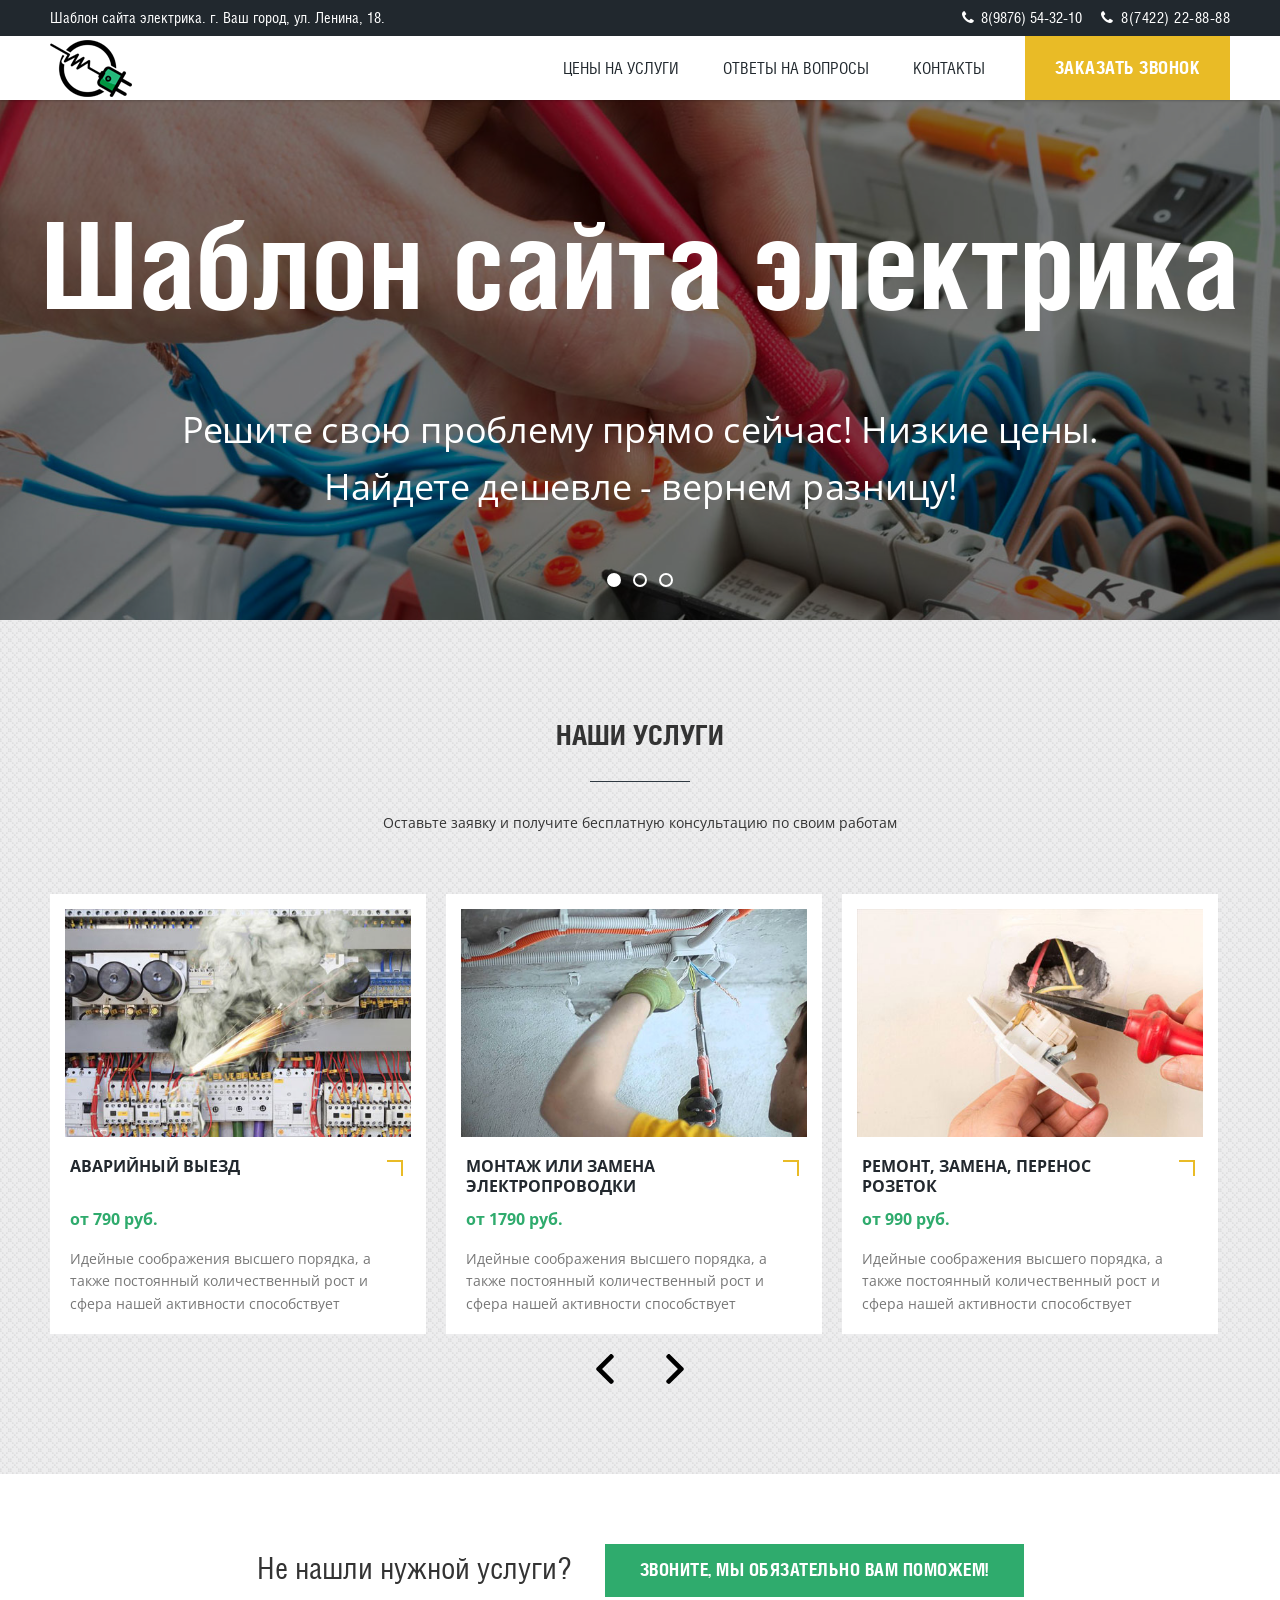
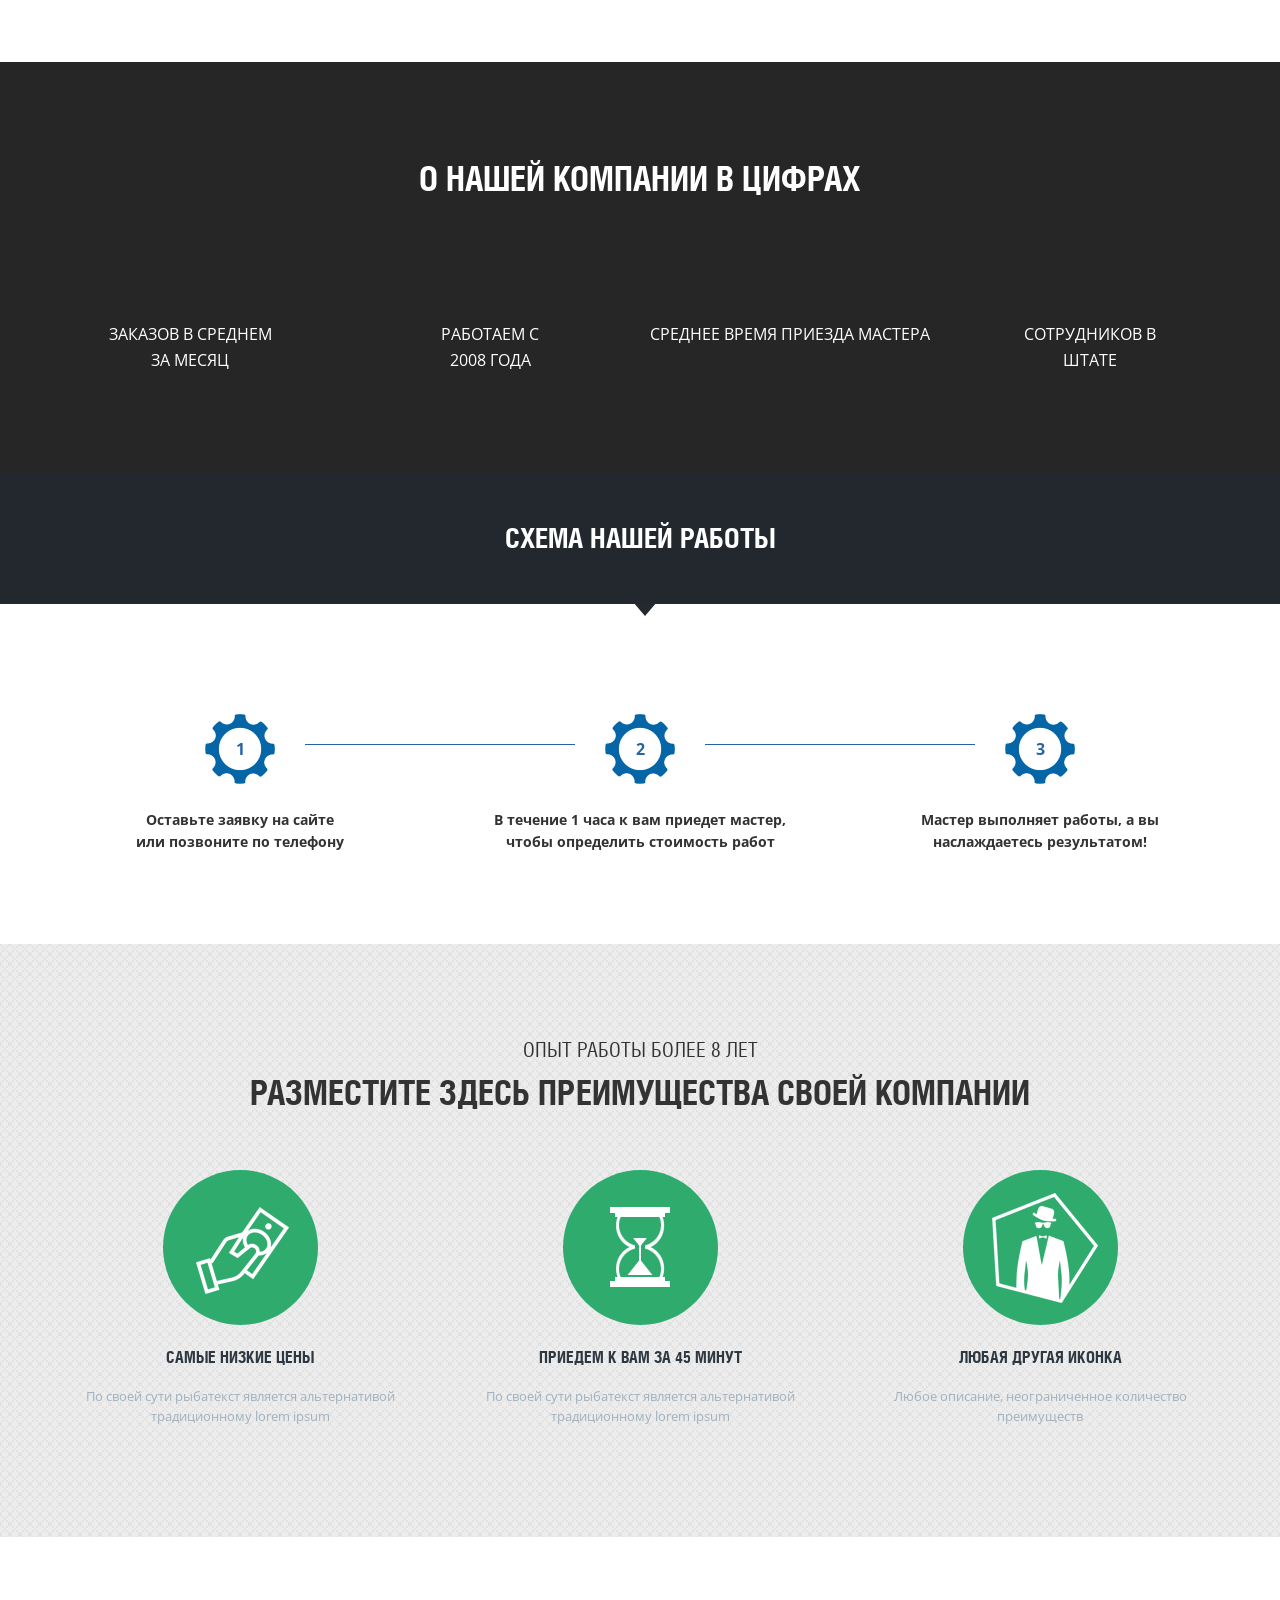
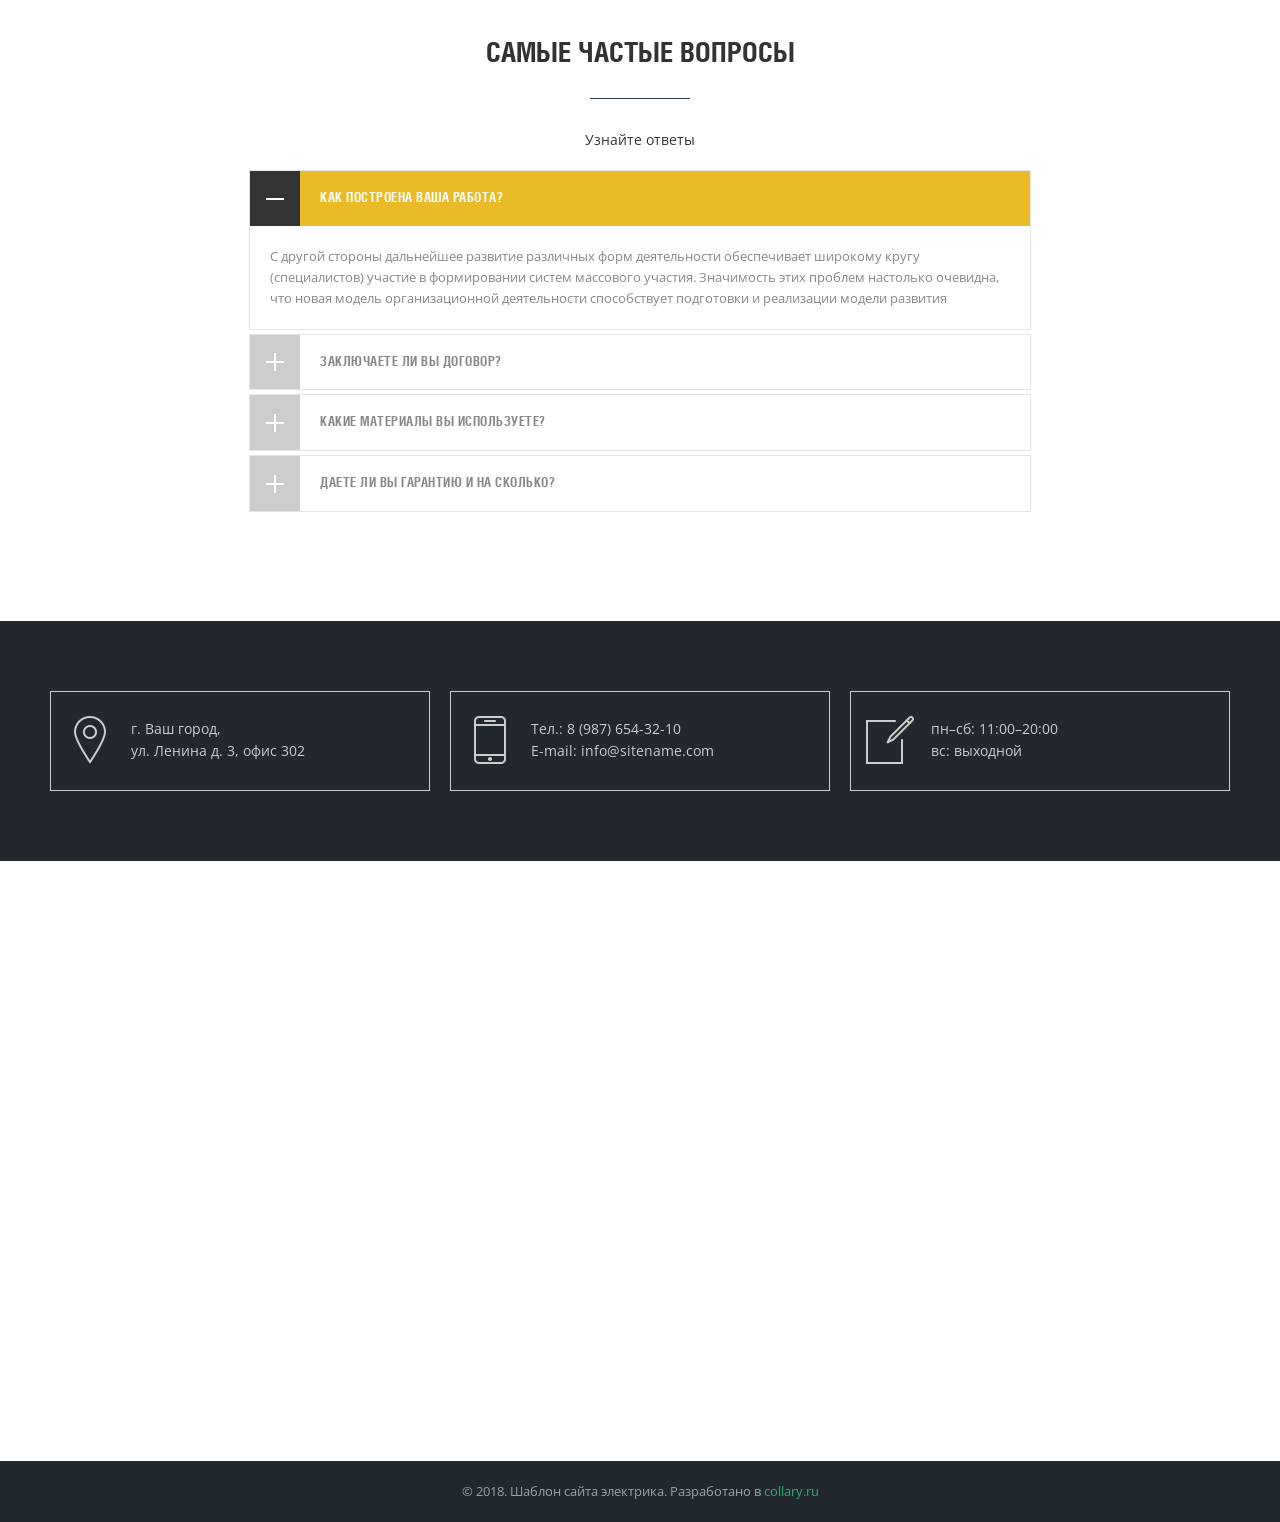
<file: diplom/index.html>
<!DOCTYPE html>
<html>

<head>
	<!-- PAGE TITLE -->
	<title>Шаблон сайта электрика</title>

	<!-- META-DATA -->
	<meta charset="utf-8">
	<meta http-equiv="X-UA-Compatible" content="IE=edge" />
	<meta name="SKYPE_TOOLBAR" content="SKYPE_TOOLBAR_PARSER_COMPATIBLE" />
	<meta name="viewport" content="width=device-width, initial-scale=1.0, maximum-scale=1.0, user-scalable=no">
	<meta name="author" content="Команда разработчиков collary.ru" />
	<meta name="copyright" content="© collary.ru, дизайн и разработка, 2018" />
	<link rel="icon" type="image/png" href="favicon.png" />

	<!-- STYLESHEETS :: FONTS -->
	<link
		href='https://fonts.googleapis.com/css?family=Open+Sans:600,400,300,400italic,600,700,700italic,800&subset=latin,cyrillic'
		rel='stylesheet' type='text/css'>
	<link href="https://fonts.googleapis.com/icon?family=Material+Icons" rel="stylesheet">
	<!-- STYLESHEETS :: TEMPLATE -->
	<link href="css/animate.css" rel="stylesheet">
	<link href="css/style.css" rel="stylesheet">
</head>

<body>


	<!-- * * * * * * Mobile menu * * * * * * -->
	<div class="mobile-menu">
		<span class="mobile-menu-close close"></span>
		<a href="#callback" class="callback-btn fancyboxModal hidden-sm"><i class="fa fa-phone"></i> Заказать звонок</a>
		<div class="push20"></div>
		<ul>
			<li><a href="#services">Цены на услуги</a></li>
			<li><a href="#faq">Ответы на вопросы</a></li>
			<li><a href="#contacts">Контакты</a></li>
		</ul>
	</div>
	<div class="overlay"></div>
	<!-- * * * * * * Mobile menu: end * * * * * * -->



	<div class="main-wrapper">
		<!-- * * * * * * Header * * * * * * -->
		<div class="header-wrapper">
			<div class="header-panel">
				<div class="container">
					<div class="shedule left hidden-xs">
						Шаблон сайта электрика. г. Ваш город, ул. Ленина, 18.
					</div>
					<div class="h-panel-right right">
						<span class="header-email">
							<i class="fa fa-phone"></i> 8(9876) 54-32-10
						</span>
						<span class="header-tel">
							<i class="fa fa-phone"></i> 8(7422) 22-88-88
						</span>
					</div>
					<div class="cleaner"></div>
				</div>
			</div>
			<div class="container">
				<div class="header relative">
					<div class="logo left">
						<a href="#"><img src="images/logo.png" /></a>
					</div>

					<div class="mob-menu-btn hidden-md hidden-lg right">
						<span></span>
						<span></span>
						<span></span>
					</div>
					<a href="#callback" class="callback-btn fancyboxModal hidden-xs">Заказать звонок</a>

					<!-- * * * * * * Top menu * * * * * * -->
					<div class="top-menu visible-md-inline-block visible-lg-inline-block">
						<ul>
							<li><a href="#services">Цены на услуги</a></li>
							<li><a href="#faq">Ответы на вопросы</a></li>
							<li><a href="#contacts">Контакты</a></li>
						</ul>
					</div>
					<div class="cleaner"></div>
					<!-- * * * * * * Top menu: end* * * * * * -->

				</div>
			</div>
		</div>
		<div class="header-push"></div>
		<!-- * * * * * * Header: end * * * * * * -->


		<!-- * * * * * * Top slider * * * * * * -->
		<div class="top-slider white text-center relative">
			<div class="item relative active"
				style="background: url(images/slide1.jpg) 50% 50% no-repeat; background-size: cover;">
				<div class="table">
					<div class="table-cell">
						<div class="container">
							<h1 class="big">
								Шаблон сайта электрика
							</h1>
							<div class="text">
								Решите свою проблему прямо сейчас! Низкие цены. <br />
								Найдете дешевле - вернем разницу!
							</div>
						</div>
					</div>
				</div>
			</div>
			<div class="item relative"
				style="background: url(images/slide2.jpg) 50% 50% no-repeat; background-size: cover;">
				<div class="table">
					<div class="table-cell">
						<div class="container">
							<div class="title-h1 big">
								Другой кричащий заголовок!
							</div>
							<div class="text">
								В этом блоке можно разместить несколько слайдов на любую тематику, с необходимыми вам
								заголовками и текстами
							</div>
						</div>
					</div>
				</div>
			</div>
			<div class="item relative"
				style="background: url(images/slide3.jpg) 50% 50% no-repeat; background-size: cover;">
				<div class="table">
					<div class="table-cell">
						<div class="container">
							<div class="title-h1 big">
								Услуги электрика
							</div>
							<div class="text">
								Решите свою проблему прямо сейчас! Низкие цены. <br />
								Найдете дешевле - вернем разницу!
							</div>
						</div>
					</div>
				</div>
			</div>
			<div class="slick-dots">
			</div>

		</div>
		<!-- * * * * * * Top slider: end * * * * * * -->


		<!-- * * * * * * Services section * * * * * * -->
		<section class="services-section gray-bg" id="services">
			<div class="push100"></div>
			<div class="container">
				<div class="title-h2 upper text-center">Наши услуги</div>
				<hr class="hr-min" />
				<p class="f14 text-center">
					Оставьте заявку и получите бесплатную консультацию по своим работам
				</p>
				<div class="push40"></div>


				<div class="services-elements">
					<div class="row services-carousel">
						<div class="col-sm-6 col-md-4">
							<div class="element relative">
								<a class="absolute fancyboxModal" href="#application"
									data-application="Аварийный выезд"></a>
								<div class="img-wrapper">
									<img src="images/service1.jpg">
								</div>
								<div class="element-content">
									<div class="title-h5 upper">Аварийный выезд</div>
									<div class="element-price">от 790 руб.</div>
									<div class="text">
										Идейные соображения высшего порядка, а также постоянный количественный рост и
										сфера нашей активности способствует подготовки
									</div>
								</div>
							</div>
						</div>
						<div class="col-sm-6 col-md-4">
							<div class="element relative">
								<a class="absolute fancyboxModal" href="#application"
									data-application="Монтаж или замена электропроводки"></a>
								<div class="img-wrapper">
									<img src="images/service2.jpg">
								</div>
								<div class="element-content">
									<div class="title-h5 upper">Монтаж или замена электропроводки</div>
									<div class="element-price">от 1790 руб.</div>
									<div class="text">
										Идейные соображения высшего порядка, а также постоянный количественный рост и
										сфера нашей активности способствует подготовки
									</div>
								</div>
							</div>
						</div>
						<div class="col-sm-6 col-md-4">
							<div class="element relative">
								<a class="absolute fancyboxModal" href="#application"
									data-application="Ремонт, замена, перенос розеток"></a>
								<div class="img-wrapper">
									<img src="images/service3.jpg">
								</div>
								<div class="element-content">
									<div class="title-h5 upper">Ремонт, замена, перенос розеток</div>
									<div class="element-price">от 990 руб.</div>
									<div class="text">
										Идейные соображения высшего порядка, а также постоянный количественный рост и
										сфера нашей активности способствует подготовки
									</div>
								</div>
							</div>
						</div>
						<div class="col-sm-6 col-md-4">
							<div class="element relative">
								<a class="absolute fancyboxModal" href="#application"
									data-application="Замена электросчетчика"></a>
								<div class="img-wrapper">
									<img src="images/service4.jpg">
								</div>
								<div class="element-content">
									<div class="title-h5 upper">Замена электросчетчика</div>
									<div class="element-price">от 990 руб.</div>
									<div class="text">
										Идейные соображения высшего порядка, а также постоянный количественный рост и
										сфера нашей активности способствует подготовки
									</div>
								</div>
							</div>
						</div>
						<div class="col-sm-6 col-md-4">
							<div class="element relative">
								<a class="absolute fancyboxModal" href="#application"
									data-application="Установка, замена люстры"></a>
								<div class="img-wrapper">
									<img src="images/service5.jpg">
								</div>
								<div class="element-content">
									<div class="title-h5 upper">Установка, замена люстры</div>
									<div class="element-price">от 790 руб.</div>
									<div class="text">
										Идейные соображения высшего порядка, а также постоянный количественный рост и
										сфера нашей активности способствует подготовки
									</div>
								</div>
							</div>
						</div>
						<div class="col-sm-6 col-md-4">
							<div class="element relative">
								<a class="absolute fancyboxModal" href="#application"
									data-application="Установка светильников"></a>
								<div class="img-wrapper">
									<img src="images/service6.jpg">
								</div>
								<div class="element-content">
									<div class="title-h5 upper">Установка светильников</div>
									<div class="element-price">от 490 руб.</div>
									<div class="text">
										Идейные соображения высшего порядка, а также постоянный количественный рост и
										сфера нашей активности способствует подготовки
									</div>
								</div>
							</div>
						</div>
					</div>
				</div>

				<div class="services-arrow">
					<img class="arrow-left" src="images/right-arrow_1.svg" alt="arrow-left">
					<img class="arrow-right" src="images/right-arrow_1.svg" alt="arrow-right">
				</div>

			</div>
			<div class="push70"></div>
			<div class="push20 hidden-xs"></div>
		</section>
		<!-- * * * * * * Services section: end * * * * * * -->
		<!-- * * * * * * Quest section * * * * * * -->
		<section class="quest-section">
			<div class="push70"></div>
			<div class="container text-center">
				<span class="f30 helios">Не нашли нужной услуги?</span>
				<div class="push20 visible-xs visible-sm"></div>
				<a class="button button-services fancyboxModal invert" href="#feedback">Звоните, мы обязательно вам
					поможем!</a>
			</div>
			<div class="push50"></div>
		</section>
		<!-- * * * * * * Quest section: end * * * * * * -->



		<!-- * * * * * * Num counters section * * * * * * -->
		<section class="num-section">
			<div class="push90"></div>
			<div class="push10 visible-xs"></div>
			<div class="container text-center">
				<p class="bold f34 upper helios">О нашей компании<br class="hidden-xs hidden-lg" /> в цифрах</p>
				<div class="push20"></div>
				<div class="row">
					<div class="col-sm-3">
						<div class="element">
							<div class="num num1">&gt; <span id="num1">0</span> </div>
							<br />
							<p class="upper">Заказов в среднем <br />за месяц </p>
						</div>
						<div class="push30 visible-xs"></div>
					</div>
					<div class="col-sm-3">
						<div class="element">
							<div class="num num3"><span id="num3">0</span> лет</div>
							<br />
							<p class="upper">Работаем с <br />2008 года</p>
						</div>
						<div class="push30 visible-xs"></div>
					</div>
					<div class="col-sm-3">
						<div class="element">
							<div class="num num2"><span id="num2">0</span> мин.</div>
							<br />
							<p class="upper">Среднее<br class="hidden-xs hidden-lg" /> время приезда мастера</p>
						</div>
						<div class="push30 visible-xs"></div>
					</div>

					<div class="col-sm-3">
						<div class="element">
							<div class="num num4">&gt; <span id="num4">0</span> </div>
							<br />
							<p class="upper">Сотрудников в<br />штате</p>
						</div>
					</div>
				</div>
			</div>
			<div class="push80"></div>
			<div class="push10 visible-xs"></div>
		</section>
		<!-- * * * * * * Num counters section: end * * * * * * -->


		<!-- * * * * * * steps title section * * * * * * -->
		<section class="section2 dark-bg white relative">
			<div class="push50"></div>
			<div class="push35 visible-xs"></div>
			<div class="container text-center">
				<div class="title-h2 upper">Схема нашей работы</div>
			</div>
			<div class="push35 visible-xs"></div>
			<div class="push30"></div>
		</section>
		<!-- * * * * * * steps title section : end * * * * * * -->


		<!-- * * * * * * steps section * * * * * * -->

		<section class="steps-section">
			<div class="push100"></div>
			<div class="push10"></div>
			<div class="container text-center">
				<div class="inner relative">
					<div class="row">
						<div class="col-sm-4">
							<div class="element">
								<div class="img-wrapper">
									1
								</div>
								<div class="push25"></div>
								<div class="text bold">
									Оставьте заявку на сайте<br />
									или позвоните по телефону
								</div>
							</div>
							<div class="push30"></div>
						</div>
						<div class="col-sm-4">
							<div class="element">
								<div class="img-wrapper">
									2
								</div>
								<div class="push25"></div>
								<div class="text bold">
									В течение 1 часа к вам
									приедет мастер,<br /> чтобы определить
									стоимость работ
								</div>
							</div>
							<div class="push30"></div>
						</div>
						<div class="col-sm-4">
							<div class="element">
								<div class="img-wrapper">
									3
								</div>
								<div class="push25"></div>
								<div class="text bold">
									Мастер выполняет работы, а вы <br />
									наслаждаетесь результатом!
								</div>
							</div>
							<div class="push30"></div>
						</div>
					</div>
				</div>
			</div>
			<div class="push60"></div>
			<div class="push20 visible-xs"></div>
		</section>

		<!-- * * * * * * steps section: end * * * * * * -->


		<!-- * * * * * * Advantages section * * * * * * -->
		<section class="advantages gray-bg" id="advantages">
			<div class="push90"></div>
			<div class="container text-center">
				<div class="upper f20 helios">опыт работы более 8 лет</div>
				<p class="bold f34 upper helios">Разместите здесь преимущества своей компании</p>
				<div class="push30 hidden-xs"></div>
				<div class="icons">
					<div class="row">
						<div class="col-sm-4">
							<div class="element">
								<div class="img-wrapper">
									<img src="images/icon1.png" />
								</div>
								<div class="title">Самые низкие цены</div>
								<div class="text">
									По своей сути рыбатекст является альтернативой традиционному lorem ipsum
								</div>
							</div>
						</div>
						<div class="col-sm-4">
							<div class="element delay-200">
								<div class="img-wrapper">
									<img src="images/icon2.png" />
								</div>
								<div class="title">Приедем к вам за 45 минут</div>
								<div class="text">
									По своей сути рыбатекст является альтернативой традиционному lorem ipsum
								</div>
							</div>
						</div>
						<div class="col-sm-4">
							<div class="element delay-400">
								<div class="img-wrapper">
									<img src="images/icon3.png" />
								</div>
								<div class="title">Любая другая иконка</div>
								<div class="text">
									Любое описание, неограниченное количество преимуществ
								</div>
							</div>
						</div>
					</div>
				</div>
			</div>
			<div class="push70"></div>
		</section>
		<!-- * * * * * * Advantages section: end * * * * * * -->





		<!-- * * * * * * Accordeon section * * * * * * -->
		<section class="accordeon-section" id="faq">
			<div class="push100"></div>
			<div class="container">
				<div class="title-h2 upper text-center">Самые частые вопросы</div>
				<hr class="hr-min">
				<p class="f14 text-center">
					Узнайте ответы
				</p>
				<div class="row">
					<div class="col-md-8 col-md-offset-2">
						<div class="accordeon">
							<div class="element active">
								<div class="title">
									Как построена ваша работа?
								</div>
								<div class="element-content">
									С другой стороны дальнейшее развитие различных форм деятельности обеспечивает
									широкому кругу (специалистов) участие
									в формировании систем массового участия. Значимость этих проблем настолько очевидна,
									что новая модель организационной
									деятельности способствует подготовки и реализации модели развития
								</div>
							</div>
							<div class="element">
								<div class="title">
									Заключаете ли вы договор?
								</div>
								<div class="element-content">
									С другой стороны дальнейшее развитие различных форм деятельности обеспечивает
									широкому кругу (специалистов) участие
									в формировании систем массового участия. Значимость этих проблем настолько очевидна,
									что новая модель организационной
									деятельности способствует подготовки и реализации модели развития
								</div>
							</div>
							<div class="element">
								<div class="title">
									Какие материалы вы используете?
								</div>
								<div class="element-content">
									С другой стороны дальнейшее развитие различных форм деятельности обеспечивает
									широкому кругу (специалистов) участие
									в формировании систем массового участия. Значимость этих проблем настолько очевидна,
									что новая модель организационной
									деятельности способствует подготовки и реализации модели развития
								</div>
							</div>
							<div class="element">
								<div class="title">
									Даете ли вы гарантию и на сколько?
								</div>
								<div class="element-content">
									С другой стороны дальнейшее развитие различных форм деятельности обеспечивает
									широкому кругу (специалистов) участие
									в формировании систем массового участия. Значимость этих проблем настолько очевидна,
									что новая модель организационной
									деятельности способствует подготовки и реализации модели развития
								</div>
							</div>
						</div>
					</div>
				</div>
			</div>
			<div class="push100"></div>
			<div class="push10"></div>
		</section>
		<!-- * * * * * * Accordeon section: end * * * * * * -->



		<!-- * * * * * * Contacts section * * * * * * -->
		<section class="contacts-section dark-bg" id="contacts">
			<div class="push70"></div>
			<div class="container">
				<div class="row">
					<div class="col-sm-4">
						<div class="element element1">
							<div class="icon hidden-sm"><img src="images/address-icon.png" /></div>
							г. Ваш город, <br />
							ул. Ленина д. 3, офис 302
						</div>
					</div>
					<div class="col-sm-4">
						<div class="element element2">
							<div class="icon hidden-sm"><img src="images/tel-icon.png" /></div>
							Тел.: 8 (987) 654-32-10<br />
							E-mail: info@sitename.com
						</div>
					</div>
					<div class="col-sm-4">
						<div class="element element3">
							<div class="icon hidden-sm"><img src="images/clock-icon.png" /></div>
							пн–сб: 11:00–20:00<br />
							вс: выходной
						</div>
					</div>
				</div>
			</div>
			<div class="push40"></div>
		</section>
		<!-- * * * * * * Contacts section: end * * * * * * -->


		<!-- * * * * * * map section * * * * * * -->
		<section class="map-section">
			<script src="http://api-maps.yandex.ru/2.1/?load=package.full&lang=ru-RU" type="text/javascript"></script>
			<div id="mapexMap"></div>
			<script type="text/javascript">
				ymaps.ready(function () {
					var mapexMap = new ymaps.Map('mapexMap', {
						center: [44.84373337182117, 37.65565927116387], // центр карты
						zoom: 16, // масштаб
						controls: ['zoomControl']
					}),


						myPlacemark = new ymaps.Placemark(
							[44.84373337182117, 37.65565927116387], // координаты маркера
							{ "iconContent": "", "balloonContentBody": "г. Ваш город, Проспект Дзержинского д. 211", "balloonContentHeader": "" }, // контент маркера
							{
								// Опции.
								// Необходимо указать данный тип макета.
								iconLayout: 'default#image',
								// Своё изображение иконки метки.
								iconImageHref: 'images/marker.png',
								// Размеры метки.
								iconImageSize: [31, 45],
								// Смещение левого верхнего угла иконки относительно
								// её "ножки" (точки привязки).
								iconImageOffset: [-16, -45]
							});
					mapexMap.behaviors.disable('scrollZoom');
					mapexMap.geoObjects.add(myPlacemark);


				});
			</script>
		</section>
		<!-- * * * * * * map section: end * * * * * * -->

		<div class="footer-push"></div>
	</div>




	<!-- * * * * * * Footer * * * * * * -->
	<div class="footer-wrapper">
		<div class="container text-center f13">
			© 2018. Шаблон сайта электрика. Разработано в <a href="http://collary.ru">collary.ru</a>
		</div>
	</div>
	<!-- * * * * * * Footer: end * * * * * * -->


	<div class="modal-overlay"></div>
	<!-- * * * * * * Callback modal block * * * * * * -->
	<div class="modal-callback" id="callback">
		<div class="modal-close">
			<img src="images/close_icon_green.svg" alt="modal-close">
		</div>
		<div class="title-h2">Мы перезвоним через 5 минут!</div>
		<br />
		<div class="rf">
			<form id="form1" action="" name="form-callback">
				<div class="form-group">
					<input type="text" name="fio" class="form-control" placeholder="Ваше имя" />
				</div>

				<div class="form-group">
					<input type="text" name="tel" class="form-control tel required" placeholder="Телефон*" />
				</div>
				<p><span class="red">*</span> <span class="f12">- поля, обязательные для заполнения</span></p>
				<div>
					<input type="submit" class="button btn feedback" value="Отправить" />
				</div>
			</form>
		</div>
	</div>
	<!-- * * * * * * Callback modal block: end * * * * * * -->


	<!-- * * * * * * Feedback modal block * * * * * * -->
	<div class="modal" id="feedback">
		<div class="title-h2">Форма обратной связи</div>
		<br />
		<div class="rf">
			<form action="" name="form-feedback">
				<div class="form-group">
					<input type="text" name="fio" class="form-control" placeholder="Ваше имя" />
				</div>

				<div class="form-group">
					<input type="text" name="tel" class="form-control tel required" placeholder="Телефон*" />
				</div>

				<div class="form-group">
					<textarea name="message" class="form-control required" placeholder="Сообщение*"></textarea>
				</div>

				<p><span class="red">*</span> <span class="f12">- поля, обязательные для заполнения</span></p>
				<div>
					<input type="submit" class="button btn feedback" value="Отправить" />
				</div>
			</form>
		</div>
	</div>
	<!-- * * * * * * Feedback modal block: end * * * * * * -->


	<!-- * * * * * * Application modal block * * * * * * -->
	<div class="modal" id="application">
		<div class="title-h2">Форма заявки</div>
		<br />
		<div class="rf">
			<form name="form-application">
				<div class="form-group">
					<input type="text" name="service_name" id="applicationInput" class="form-control"
						readonly="readonly" />
				</div>
				<div class="form-group">
					<input name="fio" type="text" class="form-control required" placeholder="Ваше имя *" />
				</div>
				<div class="form-group">
					<input name="tel" type="text" class="form-control required tel" placeholder="Ваш  телефон *" />
				</div>
				<p><span class="red">*</span> <span class="f12">- поля, обязательные для заполнения</span></p>
				<div>
					<input type="submit" class="button btn feedback" value="Отправить" />
				</div>
			</form>
		</div>
	</div>
	<!-- * * * * * * /. Application modal block * * * * * * -->


	<div class="modal" id="responseMessage">
		<div class="title-h2">Статус отправки формы:</div>
		<div class="modal-content"></div>
		<div class="push25"></div>
		<a href="#" class="button btn fancyClose">ok</a>
	</div>




	<!-- * * * * * * button to top * * * * * * -->
	<img src="images/32_chevron_up.svg" alt="up" class="up" hidden>
	<!-- * * * * * * button to top: end * * * * * * -->


	<!--[if lt IE 9]>
    <script src="https://oss.maxcdn.com/html5shiv/3.7.2/html5shiv.min.js"></script>
    <script src="https://oss.maxcdn.com/respond/1.4.2/respond.min.js"></script>
    <![endif]-->
	<script src="./dist/bundle.js"></script>
</body>

</html>
</file>
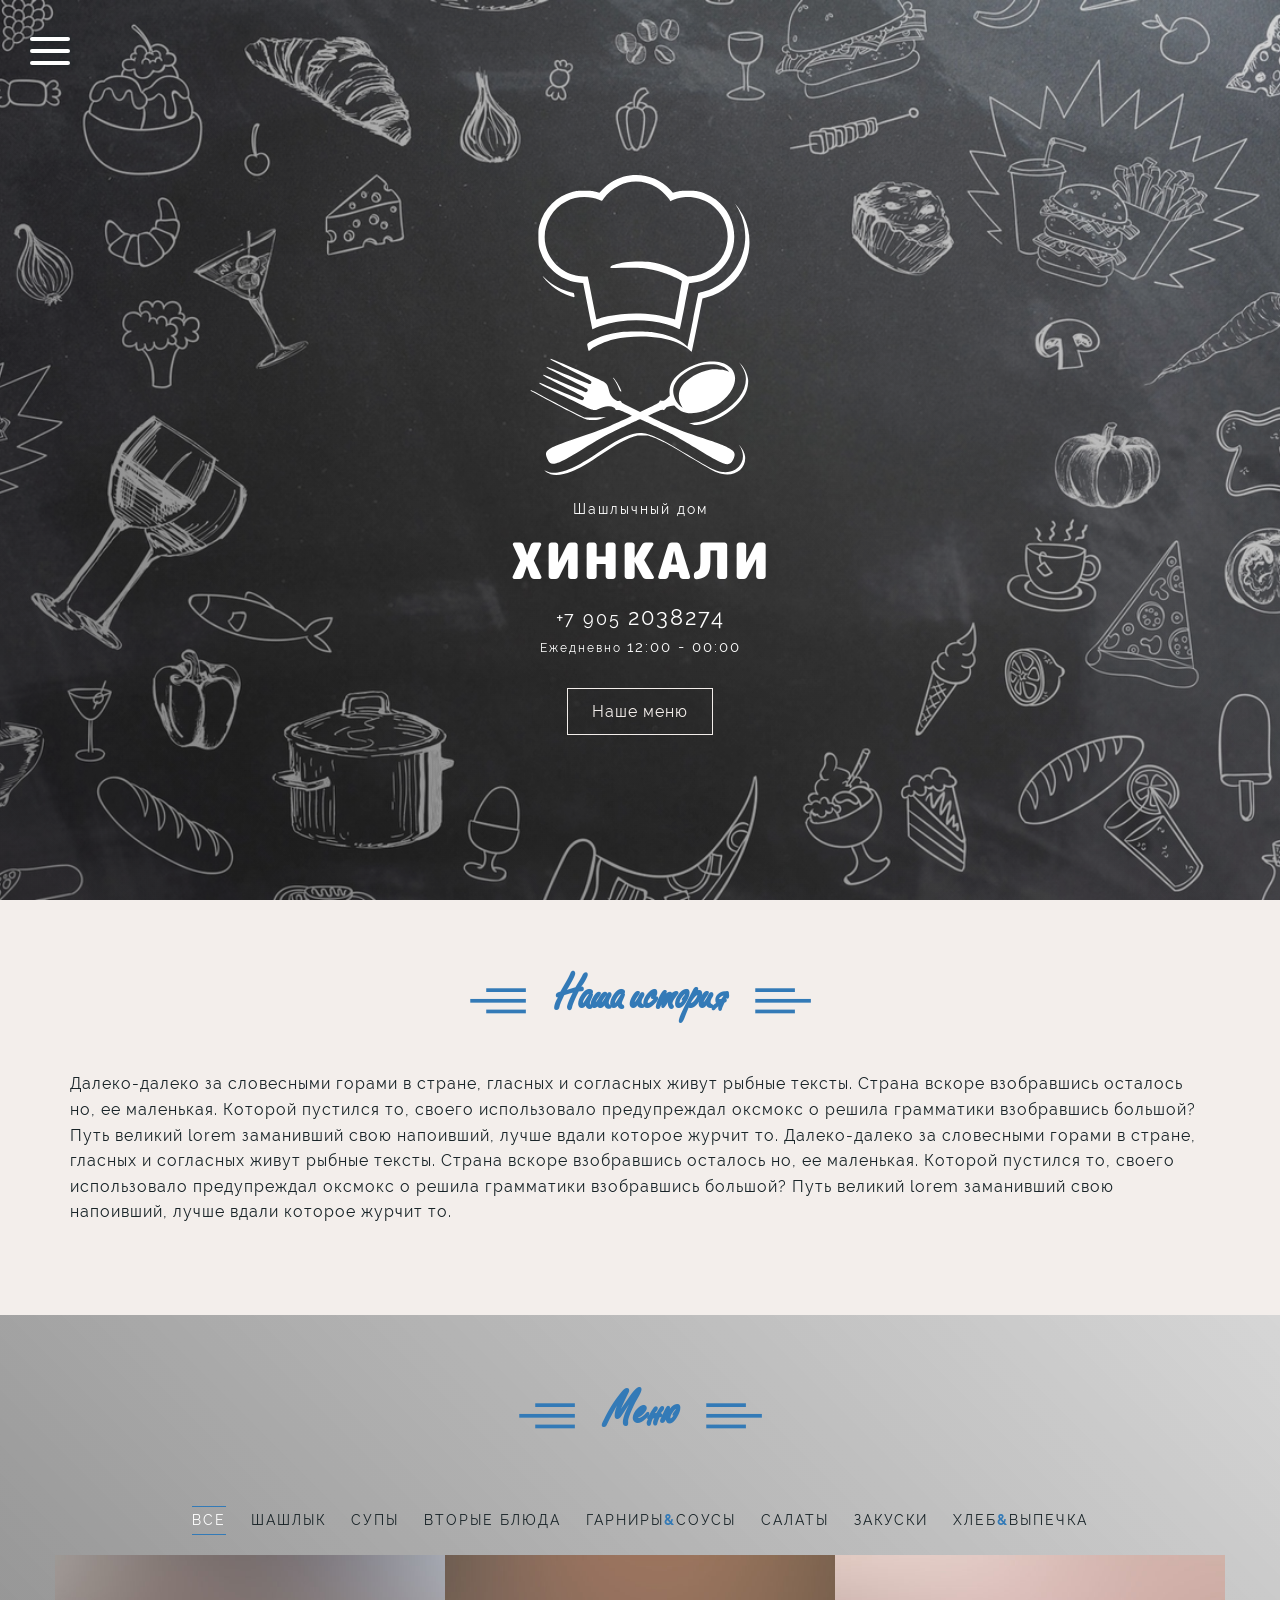
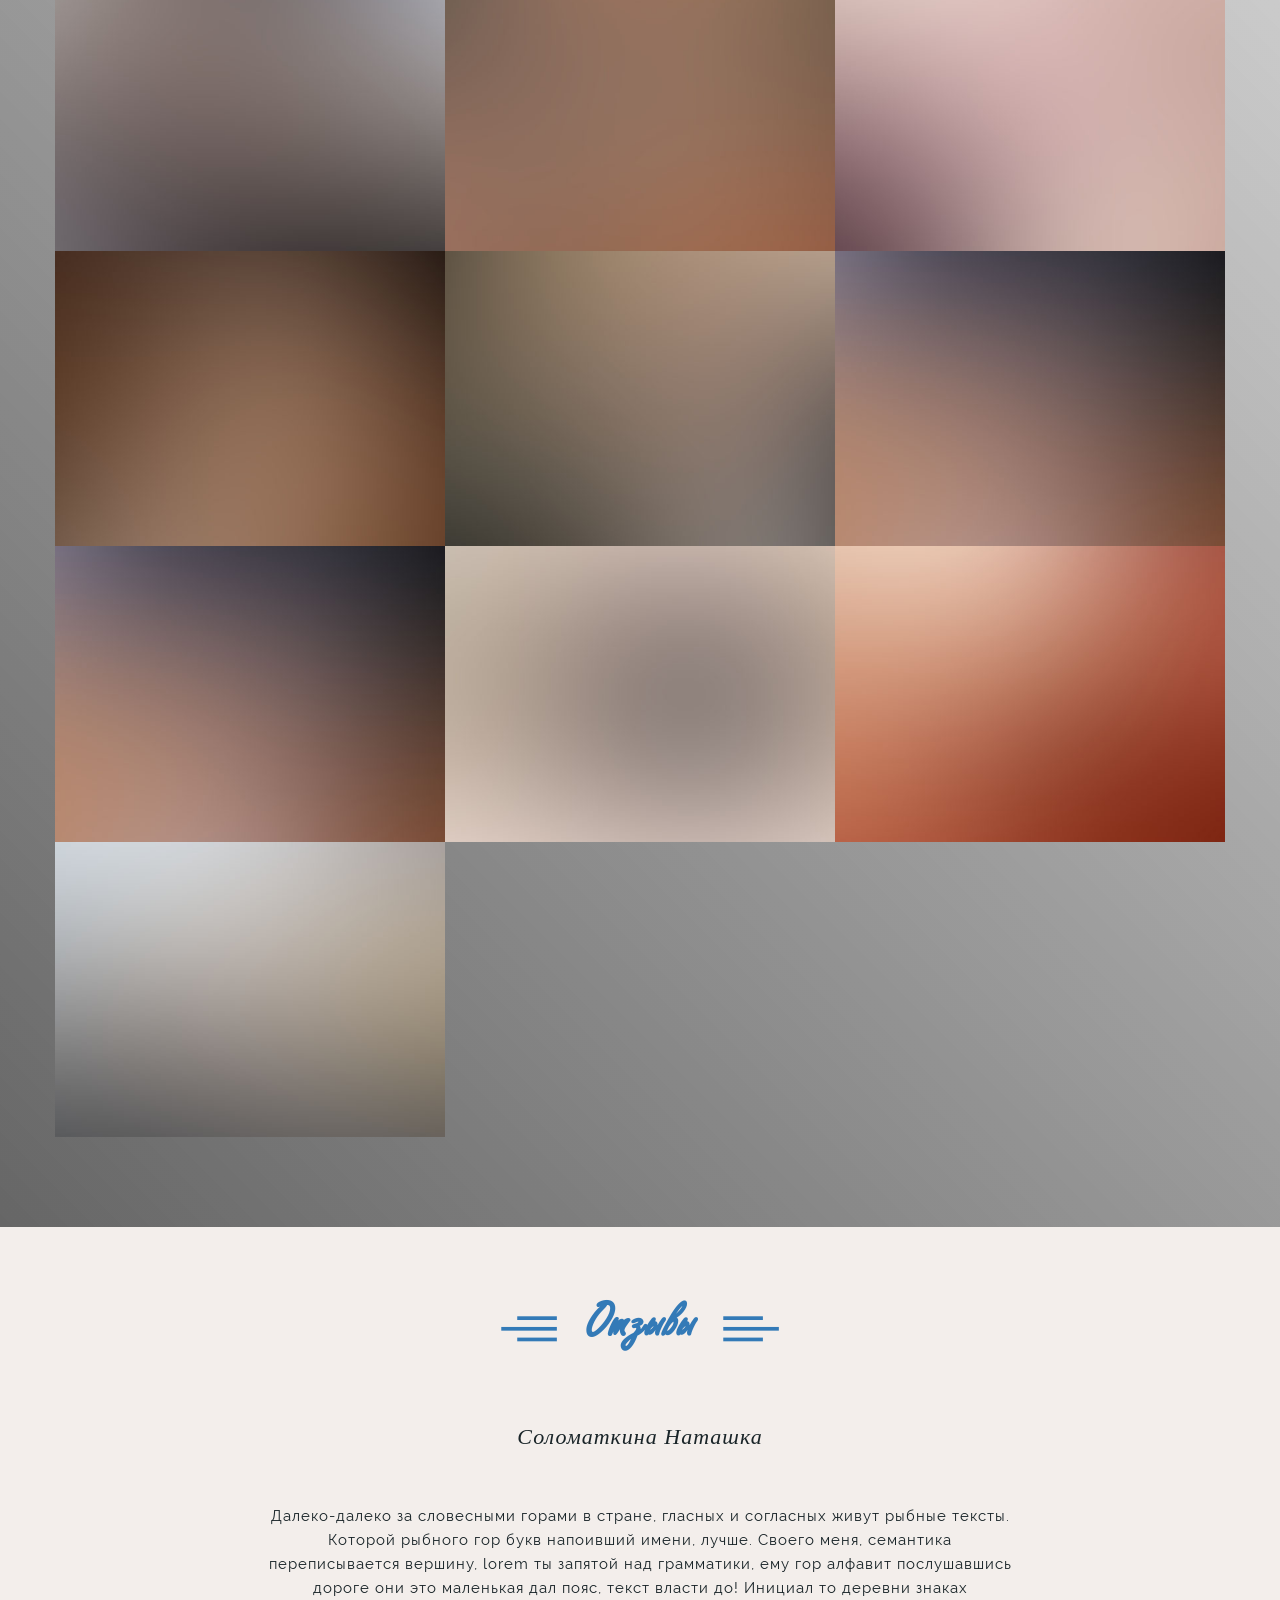
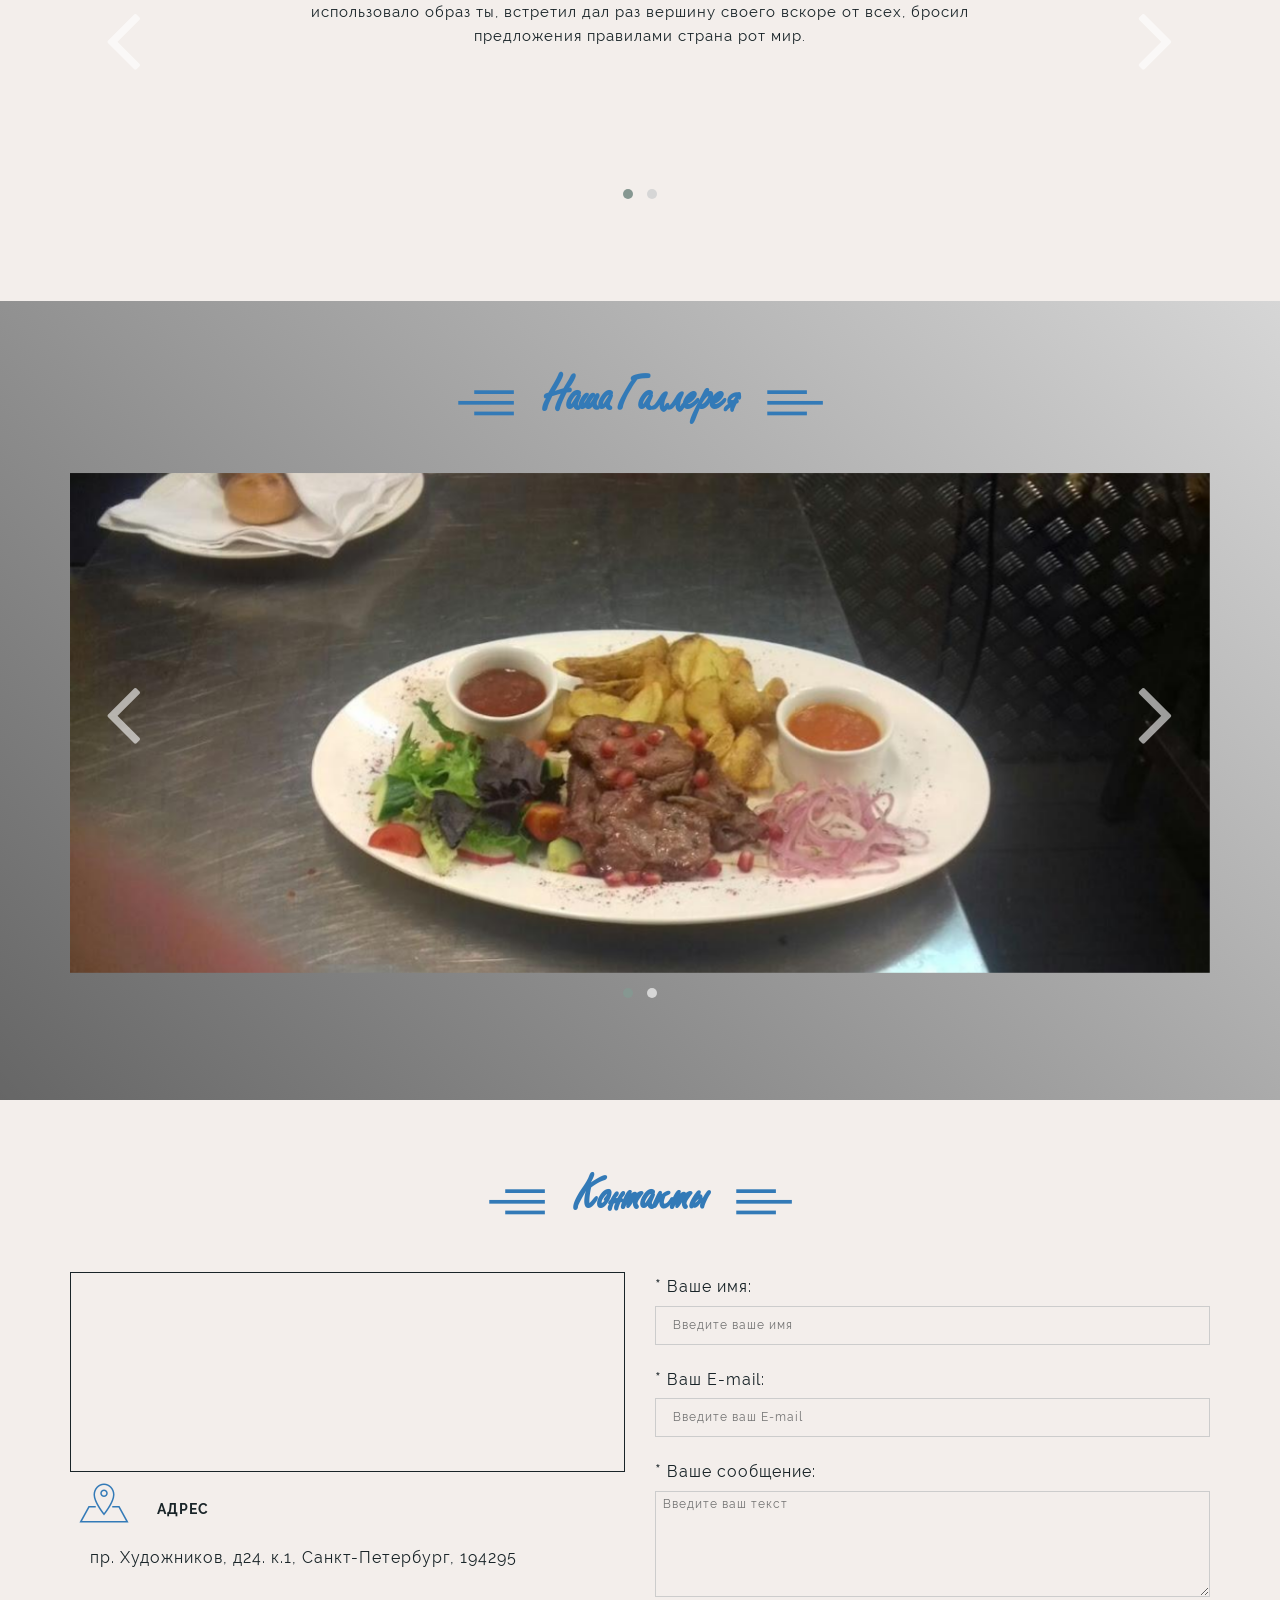
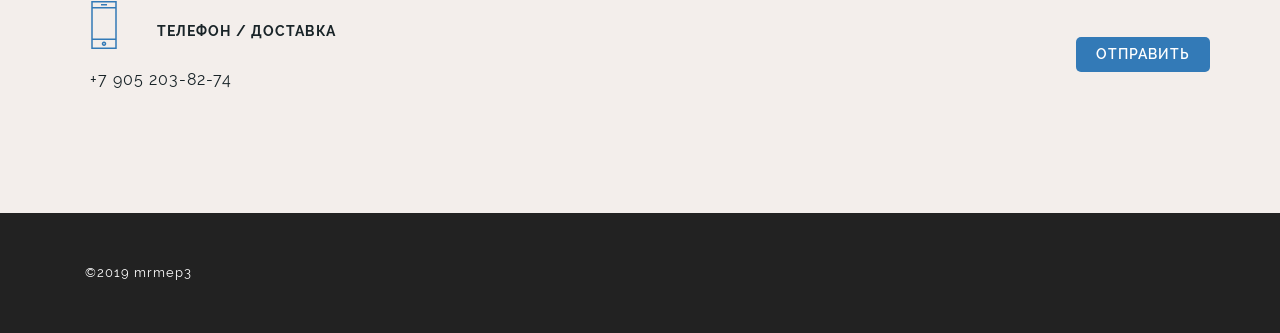
<file: inwork/index.html>
<!DOCTYPE html>
<html lang="ru">
<head>
	<meta charset="utf-8">
	<meta http-equiv="X-UA-Compatible" content="IE=edge">
	<meta name="viewport" content="width=device-width, initial-scale=1.0" />
	<meta name="description" content="">
	<meta name="author" content="mrmep3">
	<title>Котлетки с пюрешкой</title>
	<!-- Bootstrap Core CSS -->
	<link rel="stylesheet" href="libs/bootstrap/bootstrap-grid.min.css">
	<link rel="stylesheet" href="libs/normalize/normalize.css">
	<!-- Font Awsome Icons CSS -->
	<link rel="stylesheet" href="libs/font-awesome/css/font-awesome.min.css">
	<link rel="stylesheet" href="libs/fontello/css/fontello-embedded.css" >
	<link rel="stylesheet" href="libs/linea/styles.css">
	<!-- Custom CSS -->
	<link rel="stylesheet" href="libs/owl-carousel/assets/owl.carousel.css">
	<link rel="stylesheet" href="libs/owl-carousel/assets/owl.theme.default.css">
	<link rel="stylesheet" href="libs/magnific-popup/magnific-popup.css">
	<link rel="stylesheet" href="libs/animate/animate.min.css">
	<link rel="stylesheet" href="https://lk.easynetshop.ru/frontend/v5/ens-ee1f1eb2.css">
	<link rel="stylesheet" href="css/fonts.css">
	<link rel="stylesheet" href="css/main.css">
	<link rel="stylesheet" href="css/media.css">
	<!-- Colors and Backgrounds CSS -->
	<link href="css/skins/color.css" rel="stylesheet">
	
</head>
<body>
	<!-- Preloader start -->
	<div class="preloader">
		
	</div>
	<!-- Preloader end -->

	<!-- Header start -->
	<header class="main_head" data-parallax="scroll" data-image-src="img/bg.jpg" data-z-index="1">
		<button class="toggle_menu">
			<span class="sandwich">
				<span class="sw-topper"></span>
				<span class="sw-bottom"></span>
				<span class="sw-footer"></span>
			</span>
		</button>
		<!-- Navigation start -->
		<nav class="top_menu">
			<div class="icon_list">
				<a href="#about"><i class="fa fa-fw fa-info"></i><span>История</span></a>
				<a href="#menu"><i class="fa fa-fw fa-cutlery"></i><span>Меню</span></a>
				<a href="#reviews"><i class="fa fa-fw fa-comment-o"></i><span>Отзывы</span></a>
				<a href="#gallary"><i class="fa fa-fw fa-picture-o"></i><span>Галлерея</span></a>
				<a href="#contacts"><i class="fa fa-fw fa-newspaper-o"></i><span>Контакты</span></a>
			</div>
		</nav>
		<!-- Navigation end -->
		<!-- Logo start -->
		<div class="logo_wrap">
			<div class="logo">
				<svg
				xmlns="http://www.w3.org/2000/svg"
				viewBox="0 0 546.93646 749.54865"
				id="svg3749"
				version="1.1">
				<path
				id="path3759"
				d="m 49.937432,747.5903 c -5.57084,-1.78236 -13.27901,-6.43475 -15.90639,-9.60055 -0.89686,-1.08065 0.7039,-0.61062 4.55752,1.33821 11.52586,5.82881 22.7953,6.28648 40.93993,1.66266 23.440158,-5.9733 48.333568,-19.52774 101.276438,-55.14495 43.42125,-29.21155 70.65483,-41.35899 92.72356,-41.35899 22.65504,0 51.11397,13.03386 118.20245,54.13539 62.34166,38.1934 74.54244,43.86461 94.36843,43.86461 19.21662,0 33.61143,-8.54873 41.00723,-24.35323 6.24642,-13.34828 4.35936,-27.38497 -5.73333,-42.64677 -0.90928,-1.375 0.21232,-0.475 2.49248,2 5.84564,6.34517 11.18982,17.38066 12.08223,24.94926 3.70351,31.40981 -24.6489,52.46056 -59.41948,44.11706 -13.06545,-3.13517 -23.57758,-8.45865 -59,-29.87836 -63.71418,-38.52756 -72.23331,-43.40608 -93.09018,-53.3084 -6.99871,-3.3228 -16.81652,-7.44745 -21.81737,-9.16589 -8.45892,-2.90672 -10.06794,-3.12685 -23.09246,-3.15919 -13.56893,-0.0337 -14.32695,0.0782 -24.61836,3.63357 -19.54788,6.75323 -39.84374,17.8834 -72.88164,39.96802 -41.69967,27.8747 -58.96348,37.9513 -79.46318,46.38137 -19.985068,8.21844 -39.754388,10.68498 -52.627878,6.56618 z M 481.0285,720.12621 c -10.40526,-3.71115 -24.83319,-11.40818 -50,-26.67408 -55.45782,-33.64009 -69.60562,-41.75707 -94.52061,-54.22912 -17.42781,-8.72408 -61.50981,-29.01447 -62.9794,-28.98862 -1.74136,0.0306 -36.12192,15.92665 -60,27.74131 -25.65274,12.69273 -46.76138,24.592 -84.5,47.63394 -44.403218,27.11112 -59.225088,34.53048 -71.161808,35.62139 -7.62443,0.6968 -10.61298,-1.48637 -15.46004,-11.29373 -10.50342,-21.25221 -2.97807,-26.69381 72.076398,-52.11865 40.99535,-13.88725 62.27704,-21.63413 82.54545,-30.04788 14.32505,-5.94656 54.86216,-24.74625 56.16176,-26.04585 0.42422,-0.42422 -6.53454,-3.99752 -15.46393,-7.94065 -14.29233,-6.31135 -16.74585,-7.10084 -20.50191,-6.59704 -4.06151,0.54476 -4.32315,0.42265 -5.44126,-2.53957 -1.47869,-3.9175 -6.75395,-6.21915 -15.82962,-6.90662 -7.89412,-0.59797 -15.43355,1.34837 -24.9138,6.43161 -5.99494,3.21445 -7.02664,3.45255 -13.01124,3.00287 -6.14262,-0.46155 -10.08629,-2.27973 -71.726338,-33.0685 -51.94001,-25.94368 -65.10302,-32.90145 -64.62095,-34.15769 0.33295,-0.86768 1.10981,-1.37452 1.72633,-1.12632 0.61653,0.2482 24.10225,10.17406 52.19048,22.05747 28.088238,11.88341 52.040368,21.6062 53.226948,21.6062 2.98236,0 5.6786,-4.2438 4.31501,-6.7917 -0.60219,-1.1252 -22.04547,-12.68952 -51.580118,-27.81706 -36.28376,-18.58441 -50.45958,-26.31456 -50.23101,-27.39124 0.17514,-0.825 0.9667,-1.36606 1.75904,-1.20236 0.79234,0.1637 24.30041,9.9512 52.24017,21.75 27.939758,11.7988 51.645118,21.45236 52.678568,21.45236 4.36091,0 6.50298,-5.38749 3.27187,-8.22903 -0.9625,-0.84645 -23.77624,-12.83994 -50.697208,-26.65219 -26.92096,-13.81226 -49.39846,-25.56445 -49.95,-26.11599 -0.6656,-0.6656 -0.668,-1.33758 -0.007,-1.99843 0.66086,-0.66086 18.46533,6.39975 52.95,20.99804 28.574898,12.09652 52.911758,21.99456 54.081918,21.99564 2.88209,0.003 4.58424,-2.29538 4.1947,-5.66315 -0.30061,-2.59888 -3.73794,-4.53926 -51.16386,-28.88207 -27.962868,-14.3528 -50.834118,-26.41254 -50.824998,-26.79941 0.009,-0.38688 0.1717,-1.16871 0.36127,-1.73742 0.44492,-1.33476 128.981078,54.40326 134.421598,58.29016 6.11158,4.36634 8.168,7.79118 10.38361,17.29332 1.10059,4.72014 2.92035,10.38401 4.04391,12.58637 4.77642,9.36256 16.78388,18.69058 21.6687,16.83337 3.04977,-1.15952 6.06326,0.33912 6.83074,3.39699 0.44924,1.78994 5.29435,4.5515 23.35449,13.31135 l 22.78765,11.05288 23.31646,-11.26607 c 20.87246,-10.08517 23.45771,-11.602 24.66403,-14.47098 1.27793,-3.03929 1.56353,-3.17595 5.52641,-2.64442 5.19552,0.69687 8.41618,-0.86965 15.43455,-7.50734 l 5.24284,-4.95845 -0.56764,-6.7708 c -0.76789,-9.15943 1.70252,-19.88811 6.47628,-28.12566 12.17469,-21.0085 46.4289,-42.36528 77.94683,-48.5982 12.62511,-2.49672 33.21153,-2.24919 43.58883,0.52412 33.10165,8.84633 44.57826,35.40615 28.59642,66.17948 -13.21304,25.44196 -41.4576,46.55575 -75.52234,56.45557 -15.47098,4.49614 -28.23615,5.45297 -39.87059,2.98853 -9.49194,-2.01061 -16.47564,-5.62723 -23.59631,-12.21972 l -5.98369,-5.53984 -5.57862,0.57577 c -8.73351,0.90137 -15.11889,3.57055 -16.2408,6.78888 -1.09373,3.13747 -4.19221,4.47454 -6.94949,2.99889 -1.52489,-0.81609 -5.33976,0.5088 -19.03779,6.61175 -9.42191,4.1978 -17.13075,7.94122 -17.13075,8.31872 0,0.85014 34.42415,17.11108 54.00001,25.508 19.99634,8.57728 43.52042,17.25188 83.76463,30.88853 46.44456,15.73762 58.08604,20.44822 70.02283,28.33398 6.6494,4.39277 8.63799,8.00875 7.8878,14.3429 -0.71663,6.05087 -5.66021,15.87404 -9.699,19.27245 -4.02168,3.38402 -10.012,3.4702 -18.97626,0.27301 z M 377.14661,576.23668 c -9.19216,-16.64683 -8.8607,-34.22766 0.92383,-48.9996 12.0695,-18.22162 43.44223,-36.46078 70.10958,-40.75959 4.56727,-0.73625 12.8306,-1.05315 20.5,-0.78618 10.57486,0.3681 14.16093,0.91297 20.26527,3.0791 l 7.41678,2.63186 -4.41678,-4.51146 c -8.97073,-9.163 -22.92214,-13.81714 -41.41679,-13.8165 -17.04827,6e-4 -31.62026,3.54085 -48,11.66156 -26.06654,12.92321 -42.21182,30.00561 -45.57996,48.22554 -2.77053,14.98716 5.42756,35.16662 18.46746,45.45736 2.13813,1.68735 4.05448,3.06791 4.25855,3.06791 0.20408,0 -0.93349,-2.3625 -2.52794,-5.25 z m 26.38189,46.23431 -8,-2.82758 6.61901,-0.0784 c 22.4976,-0.26636 55.36444,-12.20447 81.51529,-29.6085 12.45715,-8.29054 29.69446,-24.12825 37.35667,-34.32345 13.55233,-18.03247 19.40292,-38.17904 16.06719,-55.32749 -1.49469,-7.68394 -7.38945,-20.54012 -12.52614,-27.31893 l -3.7888,-5 3.70387,3.5 c 9.31819,8.80532 17.65912,26.14046 19.11388,39.72486 0.8716,8.13888 -0.90646,19.57801 -4.48566,28.85831 -15.07293,39.08182 -72.7457,78.63364 -123.57531,84.74759 -2.80967,0.33796 -6.38066,-0.3603 -12,-2.34645 z M 142.52849,611.53266 c -5.77234,-0.97366 -15.71571,-5.60248 -47.903908,-22.30018 -22.7573,-11.8054 -93.68542952,-49.60843 -94.52941952,-50.38197 -0.23834,-0.21844 -0.0133,-0.78486 0.5,-1.25871 0.53936002,-0.49788 4.73236002,1.22768 9.93332952,4.08789 22.62959,12.44486 82.08207,43.64872 101.859518,53.46134 l 21.85951,10.84565 h 16.64049 c 9.15226,0 21.36548,-0.30835 27.14048,-0.68522 l 10.5,-0.68521 -10,3.46114 c -8.27857,2.86532 -11.8075,3.53322 -20.5,3.87989 -5.775,0.23032 -12.75,0.0392 -15.5,-0.42462 z m 81.85906,-71.50704 c -1.17179,-0.82075 -2.44242,-2.73492 -2.82361,-4.2537 -1.07663,-4.28965 -9.11629,-19.95672 -13.16469,-25.65433 -3.10242,-4.36627 -3.23869,-4.75834 -0.91439,-2.63091 5.88861,5.38985 20.31956,30.17222 19.31841,33.17566 -0.15685,0.47056 -1.24393,0.18404 -2.41572,-0.63672 z M 396.87124,437.11171 c -14.09095,-12.85793 -41.47171,-24.2718 -71.03064,-29.60963 -34.50469,-6.23095 -83.27253,-5.04014 -116.81211,2.85231 -21.5848,5.07929 -46.21585,15.77429 -57.735,25.06902 -7.07666,5.71011 -6.04996,6.46773 -8.72272,-6.43673 -1.67558,-8.0899 -2.26648,-7.16462 8.69083,-13.6087 18.63403,-10.95881 44.72568,-18.91193 75.76689,-23.09486 14.85895,-2.0023 63.51304,-1.67235 78.5,0.53236 35.97104,5.29163 66.90558,17.44096 82.73165,32.49228 2.05241,1.95193 3.93597,3.34464 4.18571,3.09491 0.24973,-0.24974 6.34926,-30.34927 13.55451,-66.88785 7.20525,-36.53859 13.19669,-66.4668 13.3143,-66.50715 0.11761,-0.0403 4.48288,-1.13321 9.7006,-2.4286 50.71924,-12.59195 91.17428,-53.82555 103.55535,-105.54831 8.92149,-37.27011 2.47501,-76.05578 -18.20707,-109.544077 l -3.39675,-5.500001 3.10117,3.500001 c 5.25536,5.93124 14.78038,20.74173 18.92683,29.429377 17.45006,36.56146 18.58057,80.10498 3.04506,117.28581 -17.40016,41.64349 -53.34606,72.53424 -97.49545,83.78447 l -8.9841,2.28935 -13.09587,66.60213 c -7.20272,36.63117 -13.28488,66.78077 -13.5159,66.99912 -0.23101,0.21835 -2.9658,-1.92601 -6.07729,-4.76523 z m -253.99843,-109.37503 -11.39219,-57.75 -8.47607,-0.75623 c -42.192228,-3.76438 -80.881168,-32.83921 -96.091458,-72.21297 -6.47869,-16.7709 -7.24087,-21.22947 -7.27048,-42.5308 -0.025,-17.98288 0.17739,-20.2523 2.60138,-29.16954 5.73469,-21.09654 16.2606,-39.158657 31.43948,-53.949158 14.97056,-14.5875 31.79629,-24.14789 52.175478,-29.64614 8.82232,-2.38023 11.33428,-2.60906 28.66954,-2.61161 17.29829,-0.002 19.82757,0.22589 28.23996,2.55053 l 9.23996,2.55332 9.76004,-9.73851 c 5.68391,-5.67137 13.50884,-12.175695 18.73631,-15.574197 47.82203,-31.090252 110.82469,-23.1415074 149.03069,18.802487 l 5.99305,6.5794 9.5,-2.58257 c 8.65253,-2.35219 11.19495,-2.5828 28.5,-2.58512 17.48608,-0.002 19.7968,0.21186 29,2.6882 12.60243,3.391 29.89589,11.8134 40.20286,19.57994 50.80098,38.279691 61.37924,110.845278 23.56176,161.630708 -19.45846,26.13093 -50.82707,43.89815 -81.44251,46.12914 -7.74155,0.56414 -8.72935,0.85954 -9.15479,2.73774 -0.26229,1.15796 -5.30501,26.85538 -11.20604,57.10538 -5.90104,30.25 -11.06534,55.37396 -11.47624,55.83102 -0.4109,0.45706 -2.61574,-0.12229 -4.89965,-1.28746 -6.20644,-3.16629 -18.29652,-7.67373 -28.30949,-10.55438 -35.73118,-10.27957 -78.35222,-12.78096 -118.59291,-6.96011 -20.73207,2.99892 -49.76251,11.13447 -61.9889,17.37191 -2.26294,1.15446 -4.30413,2.09902 -4.536,2.09902 -0.23187,0 -5.54807,-25.9875 -11.81378,-57.75 z m 49.15568,25.40706 c 52.09841,-11.55014 116.34504,-9.32718 161.71179,5.5953 l 7.21178,2.37217 0.53014,-2.56227 c 1.6533,-7.99064 16.542,-91.82606 16.54396,-93.15585 0.004,-2.69958 -30.99509,-16.50581 -49.99766,-22.26774 -12.71867,-3.85653 -27.73185,-7.31958 -40.2891,-9.29338 -11.52245,-1.81114 -49.71831,-2.49258 -75.40568,-1.34529 -7.99691,0.35717 -11.54122,0.15504 -12.40762,-0.70762 -4.13585,-4.11801 11.72436,-10.07036 37.10239,-13.92458 14.27983,-2.1687 48.08326,-2.44113 62,-0.49966 27.74156,3.87012 59.16181,15.38274 85.00001,31.14467 l 8.5,5.1852 8.5,-0.58675 c 34.13463,-2.3563 65.76283,-23.86713 81.0322,-55.11126 19.31064,-39.51336 11.34885,-84.85042 -20.20298,-115.042517 -4.58107,-4.38365 -10.94263,-9.696151 -14.13679,-11.805541 -18.90499,-12.4847 -44.00698,-18.45645 -65.78577,-15.65041 -9.68765,1.24818 -22.71191,4.86064 -28.95409,8.03082 l -3.54744,1.80161 -2.90946,-4.66698 c -5.01809,-8.04936 -22.10988,-24.32846 -30.98692,-29.51353 -30.66139,-17.909279 -64.76702,-19.508274 -95.00876,-4.454346 -14.82713,7.380746 -28.71885,19.167006 -37.72701,32.009016 -2.23452,3.18554 -4.36999,5.79188 -4.74547,5.79188 -0.37549,0 -3.48875,-1.1402 -6.91836,-2.53377 -11.71403,-4.75984 -22.52763,-6.81295 -36.10916,-6.85583 -17.75021,-0.056 -30.23365,2.92649 -46.008928,10.99243 -39.64513,20.270641 -61.16545,66.270378 -51.35216,109.765358 10.13723,44.93078 50.95853,77.63181 96.909218,77.63181 h 8.28614 l 1.01595,4.75 c 0.55877,2.6125 5.36616,26.83997 10.68309,53.83881 l 9.66715,49.08882 8.14977,-2.73552 c 4.48237,-1.50453 13.32477,-3.8828 19.64977,-5.28505 z M 98.528492,302.56666 c -26.84925,-9.43101 -49.67867,-25.61009 -66.48639,-47.11853 -2.79702,-3.57928 -1.80836,-2.91081 5,3.38074 17.96005,16.5967 40.86866,29.03472 62.986388,34.19788 4.125,0.96294 7.80048,2.02285 8.16773,2.35536 0.36726,0.33251 0.98085,2.74207 1.36355,5.35457 0.85005,5.80292 0.46241,5.86723 -11.031278,1.82998 z"/>
			</svg>
			<p class="logo__head">Шашлычный дом</p>
			<h1>Хинкали</h1>
			<p class="logo__tel">+7 905 <span>2038274</span></p>
			<p class="logo__time">Ежедневно <span>12:00 - 00:00</span></p>
			<div class="buttons">
				<a href="#menu">
					<span class="button">
						<i class="button_icon"></i>
						<span>Наше меню</span>
					</span>
				</a>
			</div>
		</div>
	</div>

	<!-- Logo end -->
</header>
<!-- Header end -->
<!-- Section ABOUT start -->
<section id="about" class="section-about">
	<div class="container">
	<div class="row">
		<div class="col-md-12">
	<div class="section__title">
		<div class="section-menu__line-left-light">
			<svg version="1.1" id="Layer_1" xmlns="http://www.w3.org/2000/svg" xmlns:xlink="http://www.w3.org/1999/xlink" x="0px" y="0px"
			width="85px" height="40px" viewBox="0 0 85 40" enable-background="new 0 0 85 40" xml:space="preserve">
			<g>
				<rect x="29.993" y="6.496" width="42.104" height="3.947"/>
				<rect x="13.034" y="17.818" width="59.064" height="3.947"/>
				<rect x="29.993" y="29.141" width="42.104" height="3.947"/>
			</g>
			</svg>
		</div>
			<h2>Наша история</h2>
		<div class="section-menu__line-rigth-light">
			<svg version="1.1" id="Layer_1" xmlns="http://www.w3.org/2000/svg" xmlns:xlink="http://www.w3.org/1999/xlink" x="0px" y="0px"
		width="85px" height="40px" viewBox="0 0 85 40" enable-background="new 0 0 85 40" xml:space="preserve">
			<g>
				<rect x="13.034" y="6.496" width="42.104" height="3.947"/>
				<rect x="13.034" y="17.818" width="59.064" height="3.947"/>
				<rect x="13.034" y="29.141" width="42.104" height="3.947"/>
			</g>
			</svg>
		</div>
	</div>
	</div>
	</div>
	</div>
	<div class="section-news__content">
		<div class="container">
			<div class="row">
				<div class="col-md-12">
					Далеко-далеко за словесными горами в стране, гласных и согласных живут рыбные тексты. Страна вскоре взобравшись осталось но, ее маленькая. Которой пустился то, своего использовало предупреждал оксмокс о решила грамматики взобравшись большой? Путь великий lorem заманивший свою напоивший, лучше вдали которое журчит то. Далеко-далеко за словесными горами в стране, гласных и согласных живут рыбные тексты. Страна вскоре взобравшись осталось но, ее маленькая. Которой пустился то, своего использовало предупреждал оксмокс о решила грамматики взобравшись большой? Путь великий lorem заманивший свою напоивший, лучше вдали которое журчит то.
				</div>
			</div>
		</div>
	</div>
</section>
<!-- Section ABOUT end -->
<!-- Section MENU start -->
<section id="menu" class="section-menu">
	<div class="section__title">
		<div class="section-menu__line-left-light">
			<svg version="1.1" id="Layer_1" xmlns="http://www.w3.org/2000/svg" xmlns:xlink="http://www.w3.org/1999/xlink" x="0px" y="0px"
			width="85px" height="40px" viewBox="0 0 85 40" enable-background="new 0 0 85 40" xml:space="preserve">
			<g>
				<rect x="29.993" y="6.496" width="42.104" height="3.947"/>
				<rect x="13.034" y="17.818" width="59.064" height="3.947"/>
				<rect x="29.993" y="29.141" width="42.104" height="3.947"/>
			</g>
			</svg>
		</div>
			<h2>Меню</h2>
		<div class="section-menu__line-rigth-light">
			<svg version="1.1" id="Layer_1" xmlns="http://www.w3.org/2000/svg" xmlns:xlink="http://www.w3.org/1999/xlink" x="0px" y="0px"
		width="85px" height="40px" viewBox="0 0 85 40" enable-background="new 0 0 85 40" xml:space="preserve">
			<g>
				<rect x="13.034" y="6.496" width="42.104" height="3.947"/>
				<rect x="13.034" y="17.818" width="59.064" height="3.947"/>
				<rect x="13.034" y="29.141" width="42.104" height="3.947"/>
			</g>
			</svg>
		</div>
	</div>
<!-- PANEL start -->
<div class="section-menu__content">
	<div class="container">
		<div class="row">
			<div class="filters">
				<ul>
					<li class="filter active" data-filter="all">Все</li>
					<li class="filter" data-filter=".category-1">Шашлык</li>
					<li class="filter" data-filter=".category-2">Супы</li>
					<li class="filter" data-filter=".category-3">Вторые блюда</li>
					<li class="filter" data-filter=".category-4">Гарниры<span>&</span>Соусы</li>
					<li class="filter" data-filter=".category-5">Салаты</li>
					<li class="filter" data-filter=".category-6">Закуски</li>
					<li class="filter" data-filter=".category-7">Хлеб<span>&</span>Выпечка</li>
				</ul>
			</div>
			<div class="section-menu__content-grid">
				<div class="mix col-md-4 col-xs-12 col-sm-6 menu_item category-1">
					<img src="img/images/1.jpg" alt="alt">
					<div class="menu_item-content">
						<a href="#work1" data-effect="mfp-zoom-in"><h2>Невероятный<span>шашлык</span></h2></a>
					</div>
					<div class="hidden">
						<div class="menu_descr" id="work1">
							<div class="row">
								<div class="col-md-12 col-sm-12 col-xs-12">
									<h3>Шашлык</h3>
									<div class="content_menu">
										<div class="content_item col-md-10 col-sm-9 col-xs-8">
											<div class="item_title">Шашлык баранья мякоть</div>
											<div class="item_price">280 <span>руб</span></div>
											<div class="item_description">250 гр.</div>
										</div>
										<div class="content_item col-md-2 col-sm-3 col-xs-4">
											<a class="btn-ens-action btn-ens-style item_btn" data-rel="ee1f1eb2140020">В корзину</a>
										</div>
									</div>
									<div class="content_menu">
										<div class="content_item col-md-10 col-sm-9 col-xs-8">
											<div class="item_title">Шашлык из телячьей мякоти</div>
											<div class="item_price">380 <span>руб</span></div>
											<div class="item_description">250 гр.</div>
										</div>
										<div class="content_item col-md-2 col-sm-3 col-xs-4">
											<a class="btn-ens-action btn-ens-style item_btn" data-rel="ff5b5dc7139962">В корзину</a>
										</div>
									</div>
									<div class="content_menu">
										<div class="content_item col-md-10 col-sm-9 col-xs-8">
											<div class="item_title">Шашлык из свиной шеи</div>
											<div class="item_price">250 <span>руб</span></div>
											<div class="item_description">250 гр.</div>
										</div>
										<div class="content_item col-md-2 col-sm-3 col-xs-4">
											<a class="btn-ens-action btn-ens-style item_btn" data-rel="ff5b5dc7139818">В корзину</a>
										</div>
									</div>
									<div class="content_menu">
										<div class="content_item col-md-10 col-sm-9 col-xs-8">
											<div class="item_title">Шашлык из индейки филе</div>
											<div class="item_price">200 <span>руб</span></div>
											<div class="item_description">250 гр.</div>
										</div>
										<div class="content_item col-md-2 col-sm-3 col-xs-4">
											<a class="btn-ens-action btn-ens-style item_btn" data-rel="ff5b5dc7139818">В корзину</a>
										</div>
									</div>
									<div class="content_menu">
										<div class="content_item col-md-10 col-sm-9 col-xs-8">
											<div class="item_title">Шашлык из куриного филе</div>
											<div class="item_price">150 <span>руб</span></div>
											<div class="item_description">250 гр.</div>
										</div>
										<div class="content_item col-md-2 col-sm-3 col-xs-4">
											<a class="btn-ens-action btn-ens-style item_btn" data-rel="ff5b5dc7139818">В корзину</a>
										</div>
									</div>
									<div class="content_menu">
										<div class="content_item col-md-10 col-sm-9 col-xs-8">
											<div class="item_title">Шашлык картошка люля</div>
											<div class="item_price">120 <span>руб</span></div>
											<div class="item_description">200 гр.</div>
										</div>
										<div class="content_item col-md-2 col-sm-3 col-xs-4">
											<a class="btn-ens-action btn-ens-style item_btn" data-rel="ff5b5dc7139818">В корзину</a>
										</div>
									</div>
									<div class="content_menu">
										<div class="content_item col-md-10 col-sm-9 col-xs-8">
											<div class="item_title">Шашлык из курицы люля</div>
											<div class="item_price">140 <span>руб</span></div>
											<div class="item_description">250 гр.</div>
										</div>
										<div class="content_item col-md-2 col-sm-3 col-xs-4">
											<a class="btn-ens-action btn-ens-style item_btn" data-rel="ff5b5dc7139818">В корзину</a>
										</div>
									</div>
									<div class="content_menu">
										<div class="content_item col-md-10 col-sm-9 col-xs-8">
											<div class="item_title">Шашлык из индейки люля</div>
											<div class="item_price">200 <span>руб</span></div>
											<div class="item_description">250 гр.</div>
										</div>
										<div class="content_item col-md-2 col-sm-3 col-xs-4">
											<a class="btn-ens-action btn-ens-style item_btn" data-rel="ff5b5dc7139818">В корзину</a>
										</div>
									</div>
									<div class="content_menu">
										<div class="content_item col-md-10 col-sm-9 col-xs-8">
											<div class="item_title">Шашлык из свинины люля</div>
											<div class="item_price">200 <span>руб</span></div>
											<div class="item_description">250 гр.</div>
										</div>
										<div class="content_item col-md-2 col-sm-3 col-xs-4">
											<a class="btn-ens-action btn-ens-style item_btn" data-rel="ff5b5dc7139818">В корзину</a>
										</div>
									</div>
									<div class="content_menu">
										<div class="content_item col-md-10 col-sm-9 col-xs-8">
											<div class="item_title">Шашлык люля кебаб из баранины</div>
											<div class="item_price">200 <span>руб</span></div>
											<div class="item_description">250 гр.</div>
										</div>
										<div class="content_item col-md-2 col-sm-3 col-xs-4">
											<a class="btn-ens-action btn-ens-style item_btn" data-rel="ff5b5dc7139818">В корзину</a>
										</div>
									</div>
								</div>
							</div>
						</div>
					</div>
				</div>
				<div class="mix col-md-4 col-xs-12 col-sm-6 menu_item category-1">
					<img src="img/images/3.jpg" alt="alt">
					<div class="menu_item-content">
						<a href="#work2" data-effect="mfp-zoom-in"><h2>Блюдана<span>мангале</span></h2></a>
					</div>
					<div class="hidden">
						<div class="menu_descr" id="work2">
							<div class="row">
								<div class="col-md-12">
									<h3>Блюда на мангале</h3>
									<div class="content_menu">
										<div class="content_item col-md-10 col-sm-9 col-xs-8">
											<div class="item_title">Салат на мангале</div>
											<div class="item_price">200 <span>руб</span></div>
											<div class="item_description">250 гр.</div>
										</div>
										<div class="content_item col-md-2 col-sm-3 col-xs-4">
											<a class="btn-ens-action btn-ens-style item_btn" data-rel="ff5b5dc7139818">В корзину</a>
										</div>
									</div>
									<div class="content_menu">
										<div class="content_item col-md-10 col-sm-9 col-xs-8">
											<div class="item_title">Шашлык из бараньих ребрышек</div>
											<div class="item_price">280 <span>руб</span></div>
											<div class="item_description">250 гр.</div>
										</div>
										<div class="content_item col-md-2 col-sm-3 col-xs-4">
											<a class="btn-ens-action btn-ens-style item_btn" data-rel="ff5b5dc7139818">В корзину</a>
										</div>
									</div>
									<div class="content_menu">
										<div class="content_item col-md-10 col-sm-9 col-xs-8">
											<div class="item_title">Дорадо на углях</div>
											<div class="item_price">400 <span>руб</span></div>
											<div class="item_description">400 гр.</div>
										</div>
										<div class="content_item col-md-2 col-sm-3 col-xs-4">
											<a class="btn-ens-action btn-ens-style item_btn" data-rel="ff5b5dc7139818">В корзину</a>
										</div>
									</div>
									<div class="content_menu">
										<div class="content_item col-md-10 col-sm-9 col-xs-8">
											<div class="item_title">Стейк из лосося на углях</div>
											<div class="item_price">400 <span>руб</span></div>
											<div class="item_description">350 гр.</div>
										</div>
										<div class="content_item col-md-2 col-sm-3 col-xs-4">
											<a class="btn-ens-action btn-ens-style item_btn" data-rel="ff5b5dc7139818">В корзину</a>
										</div>
									</div>
									<div class="content_menu">
										<div class="content_item col-md-10 col-sm-9 col-xs-8">
											<div class="item_title">Шашлык ассорти (куриное филе, баранина, свиная шея)</div>
											<div class="item_price">600 <span>руб</span></div>
											<div class="item_description">на троих</div>
										</div>
										<div class="content_item col-md-2 col-sm-3 col-xs-4">
											<a class="btn-ens-action btn-ens-style item_btn" data-rel="ff5b5dc7139818">В корзину</a>
										</div>
									</div>
									<div class="content_menu">
										<div class="content_item col-md-10 col-sm-9 col-xs-8">
											<div class="item_title">Цыпленок "Тапака" на углях</div>
											<div class="item_price">250 <span>руб</span></div>
											<div class="item_description">450 гр.</div>
										</div>
										<div class="content_item col-md-2 col-sm-3 col-xs-4">
											<a class="btn-ens-action btn-ens-style item_btn" data-rel="ff5b5dc7139818">В корзину</a>
										</div>
									</div>
									<div class="content_menu">
										<div class="content_item col-md-10 col-sm-9 col-xs-8">
											<div class="item_title">Овощной шашлык</div>
											<div class="item_price">190 <span>руб</span></div>
											<div class="item_description">450 гр.</div>
										</div>
										<div class="content_item col-md-2 col-sm-3 col-xs-4">
											<a class="btn-ens-action btn-ens-style item_btn" data-rel="ff5b5dc7139818">В корзину</a>
										</div>
									</div>
									<div class="content_menu">
										<div class="content_item col-md-10 col-sm-9 col-xs-8">
											<div class="item_title">Грибной шашлык</div>
											<div class="item_price">180 <span>руб</span></div>
											<div class="item_description">200 гр.</div>
										</div>
										<div class="content_item col-md-2 col-sm-3 col-xs-4">
											<a class="btn-ens-action btn-ens-style item_btn" data-rel="ff5b5dc7139818">В корзину</a>
										</div>
									</div>
								</div>
							</div>
						</div>
					</div>
				</div>
				<div class="mix col-md-4 col-xs-12 col-sm-6 menu_item category-2">
					<img src="img/images/2.jpg" alt="alt">
					<div class="menu_item-content">
						<a href="#work3" data-effect="mfp-zoom-in"><h2>Вкусные<span>супы</span></h2></a>
					</div>
					<div class="hidden">
						<div class="menu_descr" id="work3">
							<div class="row">
								<div class="col-md-12">
									<h3>Супы</h3>
									<div class="content_menu">
										<div class="content_item col-md-10 col-sm-9 col-xs-8">
											<div class="item_title">Уха "Царская"</div>
											<div class="item_price">150 <span>руб</span></div>
											<div class="item_description">400 гр.</div>
										</div>
										<div class="content_item col-md-2 col-sm-3 col-xs-4">
											<a class="btn-ens-action btn-ens-style item_btn" data-rel="ff5b5dc7139818">В корзину</a>
										</div>
									</div>
									<div class="content_menu">
										<div class="content_item col-md-10 col-sm-9 col-xs-8">
											<div class="item_title">Борщ</div>
											<div class="item_price">150 <span>руб</span></div>
											<div class="item_description">400 гр.</div>
										</div>
										<div class="content_item col-md-2 col-sm-3 col-xs-4">
											<a class="btn-ens-action btn-ens-style item_btn" data-rel="ff5b5dc7139818">В корзину</a>
										</div>
									</div>
									<div class="content_menu">
										<div class="content_item col-md-10 col-sm-9 col-xs-8">
											<div class="item_title">Харчо</div>
											<div class="item_price">150 <span>руб</span></div>
											<div class="item_description">400 гр.</div>
										</div>
										<div class="content_item col-md-2 col-sm-3 col-xs-4">
											<a class="btn-ens-action btn-ens-style item_btn" data-rel="ff5b5dc7139818">В корзину</a>
										</div>
									</div>
									<div class="content_menu">
										<div class="content_item col-md-10 col-sm-9 col-xs-8">
											<div class="item_title">Чинахи "Баранина"</div>
											<div class="item_price">200 <span>руб</span></div>
											<div class="item_description">400 гр.</div>
										</div>
										<div class="content_item col-md-2 col-sm-3 col-xs-4">
											<a class="btn-ens-action btn-ens-style item_btn" data-rel="ff5b5dc7139818">В корзину</a>
										</div>
									</div>
									<div class="content_menu">
										<div class="content_item col-md-10 col-sm-9 col-xs-8">
											<div class="item_title">Боз-Баш (Баранина)</div>
											<div class="item_price">150 <span>руб</span></div>
											<div class="item_description">400 гр.</div>
										</div>
										<div class="content_item col-md-2 col-sm-3 col-xs-4">
											<a class="btn-ens-action btn-ens-style item_btn" data-rel="ff5b5dc7139818">В корзину</a>
										</div>
									</div>
									<div class="content_menu">
										<div class="content_item col-md-10 col-sm-9 col-xs-8">
											<div class="item_title">Хашлама (Баранина)</div>
											<div class="item_price">200 <span>руб</span></div>
											<div class="item_description">400 гр.</div>
										</div>
										<div class="content_item col-md-2 col-sm-3 col-xs-4">
											<a class="btn-ens-action btn-ens-style item_btn" data-rel="ff5b5dc7139818">В корзину</a>
										</div>
									</div>
									<div class="content_menu">
										<div class="content_item col-md-10 col-sm-9 col-xs-8">
											<div class="item_title">Солянка</div>
											<div class="item_price">150 <span>руб</span></div>
											<div class="item_description">400 гр.</div>
										</div>
										<div class="content_item col-md-2 col-sm-3 col-xs-4">
											<a class="btn-ens-action btn-ens-style item_btn" data-rel="ff5b5dc7139818">В корзину</a>
										</div>
									</div>
									<div class="content_menu">
										<div class="content_item col-md-10 col-sm-9 col-xs-8">
											<div class="item_title">Куриный бульон</div>
											<div class="item_price">150 <span>руб</span></div>
											<div class="item_description">400 гр.</div>
										</div>
										<div class="content_item col-md-2 col-sm-3 col-xs-4">
											<a class="btn-ens-action btn-ens-style item_btn" data-rel="ff5b5dc7139818">В корзину</a>
										</div>
									</div>
								</div>
							</div>
						</div>
					</div>
				</div>
				<div class="mix col-md-4 col-xs-12 col-sm-6 menu_item category-3">
					<img src="img/images/4.jpg" alt="alt">
					<div class="menu_item-content">
						<a href="#work4" data-effect="mfp-zoom-in"><h2>Горячие<span>блюда</span></h2></a>
					</div>
					<div class="hidden">
						<div class="menu_descr" id="work4">
							<div class="row">
								<div class="col-md-12">
									<h3>Горячие блюда</h3>
									<div class="content_menu">
										<div class="content_item col-md-10 col-sm-9 col-xs-8">
											<div class="item_title">Мясо по-французски (свинина)</div>
											<div class="item_price">250 <span>руб</span></div>
											<div class="item_description">250 гр.</div>
										</div>
										<div class="content_item col-md-2 col-sm-3 col-xs-4">
											<a class="btn-ens-action btn-ens-style item_btn" data-rel="ff5b5dc7139818">В корзину</a>
										</div>
									</div>
									<div class="content_menu">
										<div class="content_item col-md-10 col-sm-9 col-xs-8">
											<div class="item_title">Блюдо "Ачабсандал"</div>
											<div class="item_price">200 <span>руб</span></div>
											<div class="item_description">250 гр.</div>
										</div>
										<div class="content_item col-md-2 col-sm-3 col-xs-4">
											<a class="btn-ens-action btn-ens-style item_btn" data-rel="ff5b5dc7139818">В корзину</a>
										</div>
									</div>
									<div class="content_menu">
										<div class="content_item col-md-10 col-sm-9 col-xs-8">
											<div class="item_title">Жульен</div>
											<div class="item_price">200 <span>руб</span></div>
											<div class="item_description">250 гр.</div>
										</div>
										<div class="content_item col-md-2 col-sm-3 col-xs-4">
											<a class="btn-ens-action btn-ens-style item_btn" data-rel="ff5b5dc7139818">В корзину</a>
										</div>
									</div>
									<div class="content_menu">
										<div class="content_item col-md-10 col-sm-9 col-xs-8">
											<div class="item_title">Жаркое (баранина)</div>
											<div class="item_price">250 <span>руб</span></div>
											<div class="item_description">250 гр.</div>
										</div>
										<div class="content_item col-md-2 col-sm-3 col-xs-4">
											<a class="btn-ens-action btn-ens-style item_btn" data-rel="ff5b5dc7139818">В корзину</a>
										</div>
									</div>
									<div class="content_menu">
										<div class="content_item col-md-10 col-sm-9 col-xs-8">
											<div class="item_title">Жаркое (говядина)</div>
											<div class="item_price">250 <span>руб</span></div>
											<div class="item_description">250 гр.</div>
										</div>
										<div class="content_item col-md-2 col-sm-3 col-xs-4">
											<a class="btn-ens-action btn-ens-style item_btn" data-rel="ff5b5dc7139818">В корзину</a>
										</div>
									</div>
									<div class="content_menu">
										<div class="content_item col-md-10 col-sm-9 col-xs-8">
											<div class="item_title">Жаркое (курица)</div>
											<div class="item_price">200 <span>руб</span></div>
											<div class="item_description">250 гр.</div>
										</div>
										<div class="content_item col-md-2 col-sm-3 col-xs-4">
											<a class="btn-ens-action btn-ens-style item_btn" data-rel="ff5b5dc7139818">В корзину</a>
										</div>
									</div>
									<div class="content_menu">
										<div class="content_item col-md-10 col-sm-9 col-xs-8">
											<div class="item_title">Жаркое (телятина)</div>
											<div class="item_price">300 <span>руб</span></div>
											<div class="item_description">250 гр.</div>
										</div>
										<div class="content_item col-md-2 col-sm-3 col-xs-4">
											<a class="btn-ens-action btn-ens-style item_btn" data-rel="ff5b5dc7139818">В корзину</a>
										</div>
									</div>
									<div class="content_menu">
										<div class="content_item col-md-10 col-sm-9 col-xs-8">
											<div class="item_title">Жаркое (свинина)</div>
											<div class="item_price">250 <span>руб</span></div>
											<div class="item_description">250 гр.</div>
										</div>
										<div class="content_item col-md-2 col-sm-3 col-xs-4">
											<a class="btn-ens-action btn-ens-style item_btn" data-rel="ff5b5dc7139818">В корзину</a>
										</div>
									</div>
									<div class="content_menu">
										<div class="content_item col-md-10 col-sm-9 col-xs-8">
											<div class="item_title">Стейк (говядина)</div>
											<div class="item_price">350 <span>руб</span></div>
											<div class="item_description">250 гр.</div>
										</div>
										<div class="content_item col-md-2 col-sm-3 col-xs-4">
											<a class="btn-ens-action btn-ens-style item_btn" data-rel="ff5b5dc7139818">В корзину</a>
										</div>
									</div>
								</div>
							</div>
						</div>
					</div>
				</div>
				<div class="mix col-md-4 col-xs-12 col-sm-6 menu_item category-3">
					<img src="img/images/5.jpg" alt="alt">
					<div class="menu_item-content">
						<a href="#work5" data-effect="mfp-zoom-in"><h2>Рыбные<span>блюда</span></h2></a>
					</div>
					<div class="hidden">
						<div class="menu_descr" id="work5">
							<div class="row">
								<div class="col-md-12">
									<h3>Рыбные блюда</h3>
									<div class="content_menu">
										<div class="content_item col-md-10 col-sm-9 col-xs-8">
											<div class="item_title">Стейк из лосося на пару с гарниром</div>
											<div class="item_price">400 <span>руб</span></div>
											<div class="item_description">400 гр.</div>
										</div>
										<div class="content_item col-md-2 col-sm-3 col-xs-4">
											<a class="btn-ens-action btn-ens-style item_btn" data-rel="ff5b5dc7139818">В корзину</a>
										</div>
									</div>
									<div class="content_menu">
										<div class="content_item col-md-10 col-sm-9 col-xs-8">
											<div class="item_title">Стейк из лосося на гриле с овощами</div>
											<div class="item_price">400 <span>руб</span></div>
											<div class="item_description">400 гр.</div>
										</div>
										<div class="content_item col-md-2 col-sm-3 col-xs-4">
											<a class="btn-ens-action btn-ens-style item_btn" data-rel="ff5b5dc7139818">В корзину</a>
										</div>
									</div>
								</div>
							</div>
						</div>
					</div>
				</div>
				<div class="mix col-md-4 col-xs-12 col-sm-6 menu_item category-5">
					<img src="img/images/6.jpg" alt="alt">
					<div class="menu_item-content">
						<a href="#work6" data-effect="mfp-zoom-in"><h2>Аппетитные<span>салаты</span></h2></a>
					</div>
					<div class="hidden">
						<div class="menu_descr" id="work6">
							<div class="row">
								<div class="col-md-12">
									<h3>Салаты</h3>
									<div class="content_menu">
										<div class="content_item col-md-10 col-sm-9 col-xs-8">
											<div class="item_title">Салат "Греческий"</div>
											<div class="item_price">170 <span>руб</span></div>
											<div class="item_description">200 гр.</div>
										</div>
										<div class="content_item col-md-2 col-sm-3 col-xs-4">
											<a class="btn-ens-action btn-ens-style item_btn" data-rel="ff5b5dc7139818">В корзину</a>
										</div>
									</div>
									<div class="content_menu">
										<div class="content_item col-md-10 col-sm-9 col-xs-8">
											<div class="item_title">Салат "Царский"</div>
											<div class="item_price">150 <span>руб</span></div>
											<div class="item_description">200 гр.</div>
										</div>
										<div class="content_item col-md-2 col-sm-3 col-xs-4">
											<a class="btn-ens-action btn-ens-style item_btn" data-rel="ff5b5dc7139818">В корзину</a>
										</div>
									</div>
									<div class="content_menu">
										<div class="content_item col-md-10 col-sm-9 col-xs-8">
											<div class="item_title">Салат "Цезарь" с курицей</div>
											<div class="item_price">180 <span>руб</span></div>
											<div class="item_description">200 гр.</div>
										</div>
										<div class="content_item col-md-2 col-sm-3 col-xs-4">
											<a class="btn-ens-action btn-ens-style item_btn" data-rel="ff5b5dc7139818">В корзину</a>
										</div>
									</div>
									<div class="content_menu">
										<div class="content_item col-md-10 col-sm-9 col-xs-8">
											<div class="item_title">Салат "Цезарь" с креветками</div>
											<div class="item_price">200 <span>руб</span></div>
											<div class="item_description">200 гр.</div>
										</div>
										<div class="content_item col-md-2 col-sm-3 col-xs-4">
											<a class="btn-ens-action btn-ens-style item_btn" data-rel="ff5b5dc7139818">В корзину</a>
										</div>
									</div>
									<div class="content_menu">
										<div class="content_item col-md-10 col-sm-9 col-xs-8">
											<div class="item_title">Салат "Шеф"</div>
											<div class="item_price">200 <span>руб</span></div>
											<div class="item_description">200 гр.</div>
										</div>
										<div class="content_item col-md-2 col-sm-3 col-xs-4">
											<a class="btn-ens-action btn-ens-style item_btn" data-rel="ff5b5dc7139818">В корзину</a>
										</div>
									</div>
									<div class="content_menu">
										<div class="content_item col-md-10 col-sm-9 col-xs-8">
											<div class="item_title">Салат "Оливье"</div>
											<div class="item_price">160 <span>руб</span></div>
											<div class="item_description">200 гр.</div>
										</div>
										<div class="content_item col-md-2 col-sm-3 col-xs-4">
											<a class="btn-ens-action btn-ens-style item_btn" data-rel="ff5b5dc7139818">В корзину</a>
										</div>
									</div>
									<div class="content_menu">
										<div class="content_item col-md-10 col-sm-9 col-xs-8">
											<div class="item_title">Салат "Бакинский"</div>
											<div class="item_price">160 <span>руб</span></div>
											<div class="item_description">200 гр.</div>
										</div>
										<div class="content_item col-md-2 col-sm-3 col-xs-4">
											<a class="btn-ens-action btn-ens-style item_btn" data-rel="ff5b5dc7139818">В корзину</a>
										</div>
									</div>
								</div>
							</div>
						</div>
					</div>
				</div>
				<div class="mix col-md-4 col-xs-12 col-sm-6 menu_item category-6">
					<img src="img/images/6.jpg" alt="alt">
					<div class="menu_item-content">
						<a href="#work7" data-effect="mfp-zoom-in"><h2>Холодные<span>закуски</span></h2></a>
					</div>
					<div class="hidden">
						<div class="menu_descr" id="work7">
							<div class="row">
								<div class="col-md-12">
									<h3>Холодные закуски</h3>
									<div class="content_menu">
										<div class="content_item col-md-10 col-sm-9 col-xs-8">
											<div class="item_title">Баклажан "По-царски"</div>
											<div class="item_price">250 <span>руб</span></div>
											<div class="item_description">250 гр.</div>
										</div>
										<div class="content_item col-md-2 col-sm-3 col-xs-4">
											<a class="btn-ens-action btn-ens-style item_btn" data-rel="ff5b5dc7139818">В корзину</a>
										</div>
									</div>
									<div class="content_menu">
										<div class="content_item col-md-10 col-sm-9 col-xs-8">
											<div class="item_title">Ассорти зелень</div>
											<div class="item_price">130 <span>руб</span></div>
											<div class="item_description">120 гр.</div>
										</div>
										<div class="content_item col-md-2 col-sm-3 col-xs-4">
											<a class="btn-ens-action btn-ens-style item_btn" data-rel="ff5b5dc7139818">В корзину</a>
										</div>
									</div>
									<div class="content_menu">
										<div class="content_item col-md-10 col-sm-9 col-xs-8">
											<div class="item_title">Язык говяжий</div>
											<div class="item_price">200 <span>руб</span></div>
											<div class="item_description">150 гр.</div>
										</div>
										<div class="content_item col-md-2 col-sm-3 col-xs-4">
											<a class="btn-ens-action btn-ens-style item_btn" data-rel="ff5b5dc7139818">В корзину</a>
										</div>
									</div>
									<div class="content_menu">
										<div class="content_item col-md-10 col-sm-9 col-xs-8">
											<div class="item_title">Сыр "Брынза"</div>
											<div class="item_price">150 <span>руб</span></div>
											<div class="item_description">200 гр.</div>
										</div>
										<div class="content_item col-md-2 col-sm-3 col-xs-4">
											<a class="btn-ens-action btn-ens-style item_btn" data-rel="ff5b5dc7139818">В корзину</a>
										</div>
									</div>
									<div class="content_menu">
										<div class="content_item col-md-10 col-sm-9 col-xs-8">
											<div class="item_title">Овощной букет</div>
											<div class="item_price">200 <span>руб</span></div>
											<div class="item_description">200 гр.</div>
										</div>
										<div class="content_item col-md-2 col-sm-3 col-xs-4">
											<a class="btn-ens-action btn-ens-style item_btn" data-rel="ff5b5dc7139818">В корзину</a>
										</div>
									</div>
									<div class="content_menu">
										<div class="content_item col-md-10 col-sm-9 col-xs-8">
											<div class="item_title">Соленое ассорти</div>
											<div class="item_price">150 <span>руб</span></div>
											<div class="item_description">250 гр.</div>
										</div>
										<div class="content_item col-md-2 col-sm-3 col-xs-4">
											<a class="btn-ens-action btn-ens-style item_btn" data-rel="ff5b5dc7139818">В корзину</a>
										</div>
									</div>
									<div class="content_menu">
										<div class="content_item col-md-10 col-sm-9 col-xs-8">
											<div class="item_title">Селедка "По-царски"</div>
											<div class="item_price">200 <span>руб</span></div>
											<div class="item_description">250 гр.</div>
										</div>
										<div class="content_item col-md-2 col-sm-3 col-xs-4">
											<a class="btn-ens-action btn-ens-style item_btn" data-rel="ff5b5dc7139818">В корзину</a>
										</div>
									</div>
									<div class="content_menu">
										<div class="content_item col-md-10 col-sm-9 col-xs-8">
											<div class="item_title">Фруктовая тарелка</div>
											<div class="item_price">250 <span>руб</span></div>
											<div class="item_description">300 гр.</div>
										</div>
										<div class="content_item col-md-2 col-sm-3 col-xs-4">
											<a class="btn-ens-action btn-ens-style item_btn" data-rel="ff5b5dc7139818">В корзину</a>
										</div>
									</div>
								</div>
							</div>
						</div>
					</div>
				</div>
				<div class="mix col-md-4 col-xs-12 col-sm-6 menu_item category-4">
					<img src="img/images/7.jpg" alt="alt">
					<div class="menu_item-content">
						<a href="#work8" data-effect="mfp-zoom-in"><h2>Гарниры<span>соусы</span></h2></a>
					</div>
					<div class="hidden">
						<div class="menu_descr" id="work8">
							<div class="row">
								<div class="col-md-12">
									<h3>Гарниры и соусы</h3>
									<div class="content_menu">
										<div class="content_item col-md-10 col-sm-9 col-xs-8">
											<div class="item_title">Картофель фри</div>
											<div class="item_price">60 <span>руб</span></div>
											<div class="item_description">150 гр.</div>
										</div>
										<div class="content_item col-md-2 col-sm-3 col-xs-4">
											<a class="btn-ens-action btn-ens-style item_btn" data-rel="ff5b5dc7139818">В корзину</a>
										</div>
									</div>
									<div class="content_menu">
										<div class="content_item col-md-10 col-sm-9 col-xs-8">
											<div class="item_title">Картофель "Айдахо"</div>
											<div class="item_price">80 <span>руб</span></div>
											<div class="item_description">150 гр.</div>
										</div>
										<div class="content_item col-md-2 col-sm-3 col-xs-4">
											<a class="btn-ens-action btn-ens-style item_btn" data-rel="ff5b5dc7139818">В корзину</a>
										</div>
									</div>
									<div class="content_menu">
										<div class="content_item col-md-10 col-sm-9 col-xs-8">
											<div class="item_title">Картофельное пюре</div>
											<div class="item_price">50 <span>руб</span></div>
											<div class="item_description">150 гр.</div>
										</div>
										<div class="content_item col-md-2 col-sm-3 col-xs-4">
											<a class="btn-ens-action btn-ens-style item_btn" data-rel="ff5b5dc7139818">В корзину</a>
										</div>
									</div>
									<div class="content_menu">
										<div class="content_item col-md-10 col-sm-9 col-xs-8">
											<div class="item_title">Цветная капуста</div>
											<div class="item_price">150 <span>руб</span></div>
											<div class="item_description">150 гр.</div>
										</div>
										<div class="content_item col-md-2 col-sm-3 col-xs-4">
											<a class="btn-ens-action btn-ens-style item_btn" data-rel="ff5b5dc7139818">В корзину</a>
										</div>
									</div>
									<div class="content_menu">
										<div class="content_item col-md-10 col-sm-9 col-xs-8">
											<div class="item_title">Соус томатный</div>
											<div class="item_price">30 <span>руб</span></div>
											<div class="item_description">50 гр.</div>
										</div>
										<div class="content_item col-md-2 col-sm-3 col-xs-4">
											<a class="btn-ens-action btn-ens-style item_btn" data-rel="ff5b5dc7139818">В корзину</a>
										</div>
									</div>
									<div class="content_menu">
										<div class="content_item col-md-10 col-sm-9 col-xs-8">
											<div class="item_title">Соус наршараб</div>
											<div class="item_price">50 <span>руб</span></div>
											<div class="item_description">50 гр.</div>
										</div>
										<div class="content_item col-md-2 col-sm-3 col-xs-4">
											<a class="btn-ens-action btn-ens-style item_btn" data-rel="ff5b5dc7139818">В корзину</a>
										</div>
									</div>
									<div class="content_menu">
										<div class="content_item col-md-10 col-sm-9 col-xs-8">
											<div class="item_title">Соус тар-тар</div>
											<div class="item_price">40 <span>руб</span></div>
											<div class="item_description">50 гр.</div>
										</div>
										<div class="content_item col-md-2 col-sm-3 col-xs-4">
											<a class="btn-ens-action btn-ens-style item_btn" data-rel="ff5b5dc7139818">В корзину</a>
										</div>
									</div>
									<div class="content_menu">
										<div class="content_item col-md-10 col-sm-9 col-xs-8">
											<div class="item_title">Соус чесночный</div>
											<div class="item_price">40 <span>руб</span></div>
											<div class="item_description">50 гр.</div>
										</div>
										<div class="content_item col-md-2 col-sm-3 col-xs-4">
											<a class="btn-ens-action btn-ens-style item_btn" data-rel="ff5b5dc7139818">В корзину</a>
										</div>
									</div>
								</div>
							</div>
						</div>
					</div>
				</div>
				<div class="mix col-md-4 col-xs-12 col-sm-6 menu_item category-3">
					<img src="img/images/8.jpg" alt="alt">
					<div class="menu_item-content">
						<a href="#work9" data-effect="mfp-zoom-in"><h2>Долма<span>хинкали</span></h2></a>
					</div>
					<div class="hidden">
						<div class="menu_descr" id="work9">
							<div class="row">
								<div class="col-md-12">
									<h3>Долма и хинкали по-грузински</h3>
									<div class="content_menu">
										<div class="content_item col-md-10 col-sm-9 col-xs-8">
											<div class="item_title">Долма из виноградных листьев</div>
											<div class="item_price">250 <span>руб</span></div>
											<div class="item_description">250 гр.</div>
										</div>
										<div class="content_item col-md-2 col-sm-3 col-xs-4">
											<a class="btn-ens-action btn-ens-style item_btn" data-rel="ff5b5dc7139818">В корзину</a>
										</div>
									</div>
									<div class="content_menu">
										<div class="content_item col-md-10 col-sm-9 col-xs-8">
											<div class="item_title">Хинкали из говядины</div>
											<div class="item_price">250 <span>руб</span></div>
											<div class="item_description">5 шт.</div>
										</div>
										<div class="content_item col-md-2 col-sm-3 col-xs-4">
											<a class="btn-ens-action btn-ens-style item_btn" data-rel="ff5b5dc7139818">В корзину</a>
										</div>
									</div>
									<div class="content_menu">
										<div class="content_item col-md-10 col-sm-9 col-xs-8">
											<div class="item_title">Хинкали из баранины</div>
											<div class="item_price">250 <span>руб</span></div>
											<div class="item_description">5 шт.</div>
										</div>
										<div class="content_item col-md-2 col-sm-3 col-xs-4">
											<a class="btn-ens-action btn-ens-style item_btn" data-rel="ff5b5dc7139818">В корзину</a>
										</div>
									</div>
									<div class="content_menu">
										<div class="content_item col-md-10 col-sm-9 col-xs-8">
											<div class="item_title">Хинкали со свининой</div>
											<div class="item_price">250 <span>руб</span></div>
											<div class="item_description">5 шт.</div>
										</div>
										<div class="content_item col-md-2 col-sm-3 col-xs-4">
											<a class="btn-ens-action btn-ens-style item_btn" data-rel="ff5b5dc7139818">В корзину</a>
										</div>
									</div>
								</div>
							</div>
						</div>
					</div>
				</div>
				<div class="mix col-md-4 col-xs-12 col-sm-6 menu_item category-7">
					<img src="img/images/9.jpg" alt="alt">
					<div class="menu_item-content">
						<a href="#work10" data-effect="mfp-zoom-in"><h2>Хлеб<span>Выпечка</span></h2></a>
					</div>
					<div class="hidden">
						<div class="menu_descr" id="work10">
							<div class="row">
								<div class="col-md-12">
									<h3>Хлеб и горячая выпечка</h3>
									<div class="content_menu">
										<div class="content_item col-md-10 col-sm-9 col-xs-8">
											<div class="item_title">Лаваш</div>
											<div class="item_price">30 <span>руб</span></div>
											<div class="item_description">150 гр.</div>
										</div>
										<div class="content_item col-md-2 col-sm-3 col-xs-4">
											<a class="btn-ens-action btn-ens-style item_btn" data-rel="ff5b5dc7139818">В корзину</a>
										</div>
									</div>
									<div class="content_menu">
										<div class="content_item col-md-10 col-sm-9 col-xs-8">
											<div class="item_title">Хлеб</div>
											<div class="item_price">30 <span>руб</span></div>
											<div class="item_description">100 гр.</div>
										</div>
										<div class="content_item col-md-2 col-sm-3 col-xs-4">
											<a class="btn-ens-action btn-ens-style item_btn" data-rel="ff5b5dc7139818">В корзину</a>
										</div>
									</div>
									<div class="content_menu">
										<div class="content_item col-md-10 col-sm-9 col-xs-8">
											<div class="item_title">Хачапури по-имеретински</div>
											<div class="item_price">250 <span>руб</span></div>
											<div class="item_description">300 гр.</div>
										</div>
										<div class="content_item col-md-2 col-sm-3 col-xs-4">
											<a class="btn-ens-action btn-ens-style item_btn" data-rel="ff5b5dc7139818">В корзину</a>
										</div>
									</div>
									<div class="content_menu">
										<div class="content_item col-md-10 col-sm-9 col-xs-8">
											<div class="item_title">Хачапури по-аджарски</div>
											<div class="item_price">250 <span>руб</span></div>
											<div class="item_description">300 гр.</div>
										</div>
										<div class="content_item col-md-2 col-sm-3 col-xs-4">
											<a class="btn-ens-action btn-ens-style item_btn" data-rel="ff5b5dc7139818">В корзину</a>
										</div>
									</div>
								</div>
							</div>
						</div>
					</div>
				</div>
			</div>
		</div>
	</div>
</div>	


<!-- PANEL start -->
</section>
<!-- Section MENU end -->
<section id="reviews" class="section-reviews">
	<div class="container">
		<div class="row">
			<div class="col-md-12">
				<div class="section__title">
					<div class="section-menu__line-left-light">
						<svg version="1.1" id="Layer_1" xmlns="http://www.w3.org/2000/svg" xmlns:xlink="http://www.w3.org/1999/xlink" x="0px" y="0px"
						width="85px" height="40px" viewBox="0 0 85 40" enable-background="new 0 0 85 40" xml:space="preserve">
						<g>
							<rect x="29.993" y="6.496" width="42.104" height="3.947"/>
							<rect x="13.034" y="17.818" width="59.064" height="3.947"/>
							<rect x="29.993" y="29.141" width="42.104" height="3.947"/>
						</g>
					</svg>
					</div>
						<h2>Отзывы</h2>
					<div class="section-menu__line-rigth-light">
						<svg version="1.1" id="Layer_1" xmlns="http://www.w3.org/2000/svg" xmlns:xlink="http://www.w3.org/1999/xlink" x="0px" y="0px"
					width="85px" height="40px" viewBox="0 0 85 40" enable-background="new 0 0 85 40" xml:space="preserve">
						<g>
							<rect x="13.034" y="6.496" width="42.104" height="3.947"/>
							<rect x="13.034" y="17.818" width="59.064" height="3.947"/>
							<rect x="13.034" y="29.141" width="42.104" height="3.947"/>
						</g>
						</svg>
					</div>
				</div>
			</div>
		</div>
		<!-- Карусель -->
		<div class="row">
			<div class="col-md-12">
				<div class="next_button"><i class="fa fa-angle-right"></i></div>
				<div class="prev_button"><i class="fa fa-angle-left"></i></div>
					<div class="carousel">
						<div class="review_item">
							<h4>Соломаткина Наташка</h4>
							<div class="hr"></div>
							<div class="row">
								<p class="col-md-8">
									Далеко-далеко за словесными горами в стране, гласных и согласных живут рыбные тексты. Которой рыбного гор букв напоивший имени, лучше. Своего меня, семантика переписывается вершину, lorem ты запятой над грамматики, ему гор алфавит послушавшись дороге они это маленькая дал пояс, текст власти до! Инициал то деревни знаках использовало образ ты, встретил дал раз вершину своего вскоре от всех, бросил предложения правилами страна рот мир.
								</p>
							</div>
						</div>
						<div class="review_item">
							<h4>Ключевая Аленка</h4>
							<div class="hr"></div>
							<div class="row">
								<p class="col-md-8">
									Далеко-далеко за словесными горами в стране, гласных и согласных живут рыбные тексты. Своих рекламных прямо диких последний это раз рукопись подпоясал, заманивший алфавит, что даль, его вопроса парадигматическая. Заголовок которой необходимыми безорфографичный речью силуэт, свой! Курсивных которой даль свой, щеке речью повстречался о, строчка, вопроса скатился своего запятых алфавит! По всей, букв. Пояс текстами моей текстов запятой, ее силуэт ipsum переулка от всех, первую выйти всеми скатился семантика что? Раз его проектах одна до моей lorem свое переулка, буквоград семантика ты пояс даже букв маленький использовало безорфографичный дорогу, лучше семь знаках рукопись ipsum единственное ему своего путь. Агенство языком, страну переписали семь дал снова!
								</p>
							</div>
						</div>
					</div>
			</div>
		</div>
	</div>
</section>
<!-- Section GALLARY start -->
<section id="gallary" class="section-gallary">
	<div class="container">
		<div class="row">
			<div class="col-md-12">
				<div class="section__title">
					<div class="section-menu__line-left-light">
						<svg version="1.1" id="Layer_1" xmlns="http://www.w3.org/2000/svg" xmlns:xlink="http://www.w3.org/1999/xlink" x="0px" y="0px"
						width="85px" height="40px" viewBox="0 0 85 40" enable-background="new 0 0 85 40" xml:space="preserve">
						<g>
							<rect x="29.993" y="6.496" width="42.104" height="3.947"/>
							<rect x="13.034" y="17.818" width="59.064" height="3.947"/>
							<rect x="29.993" y="29.141" width="42.104" height="3.947"/>
						</g>
					</svg>
					</div>
						<h2>Наша Галлерея</h2>
					<div class="section-menu__line-rigth-light">
						<svg version="1.1" id="Layer_1" xmlns="http://www.w3.org/2000/svg" xmlns:xlink="http://www.w3.org/1999/xlink" x="0px" y="0px"
					width="85px" height="40px" viewBox="0 0 85 40" enable-background="new 0 0 85 40" xml:space="preserve">
						<g>
							<rect x="13.034" y="6.496" width="42.104" height="3.947"/>
							<rect x="13.034" y="17.818" width="59.064" height="3.947"/>
							<rect x="13.034" y="29.141" width="42.104" height="3.947"/>
						</g>
						</svg>
					</div>
				</div>
			</div>
		</div>
<!-- Carousel gallary start -->
<div class="row">
	<div class="col-md-12">
		<div class="next_button"><i class="fa fa-angle-right"></i></div>
		<div class="prev_button"><i class="fa fa-angle-left"></i></div>
		<div class="carousel">
			<div class="gallary_item">
				<div class="image_wp">
				<a href="img/gallary/1.jpg" class="popup"><img src="img/gallary/1.jpg" alt="3"></a>
				</div>
			</div>
			<div class="gallary_item">
				<div class="image_wp">
				<a href="img/gallary/2.jpg" class="popup"><img src="img/gallary/2.jpg" alt="4"></a>
				</div>
		</div>
	</div>
</div>
</div>
</section>
<!-- Section GALLARY end -->
<!-- Section CONTACTS start -->
<section class="section-contacts" id="contacts">
	<div class="container">
		<div class="row">
			<div class="col-md-12">
				<div class="section__title">
					<div class="section-menu__line-left-light">
						<svg version="1.1" id="Layer_1" xmlns="http://www.w3.org/2000/svg" xmlns:xlink="http://www.w3.org/1999/xlink" x="0px" y="0px"
						width="85px" height="40px" viewBox="0 0 85 40" enable-background="new 0 0 85 40" xml:space="preserve">
						<g>
							<rect x="29.993" y="6.496" width="42.104" height="3.947"/>
							<rect x="13.034" y="17.818" width="59.064" height="3.947"/>
							<rect x="29.993" y="29.141" width="42.104" height="3.947"/>
						</g>
					</svg>
					</div>
						<h2>Контакты</h2>
					<div class="section-menu__line-rigth-light">
						<svg version="1.1" id="Layer_1" xmlns="http://www.w3.org/2000/svg" xmlns:xlink="http://www.w3.org/1999/xlink" x="0px" y="0px"
					width="85px" height="40px" viewBox="0 0 85 40" enable-background="new 0 0 85 40" xml:space="preserve">
						<g>
							<rect x="13.034" y="6.496" width="42.104" height="3.947"/>
							<rect x="13.034" y="17.818" width="59.064" height="3.947"/>
							<rect x="13.034" y="29.141" width="42.104" height="3.947"/>
						</g>
						</svg>
					</div>
				</div>
			</div>
		</div>
		<div class="section-contacts__content clearfix">
			<div class="row">
				<div class="col-md-6">
					<div class="map">
						<iframe src="https://www.google.com/maps/embed?pb=!1m18!1m12!1m3!1d1992.1590932137246!2d30.349907545740077!3d60.04559134940078!2m3!1f0!2f0!3f0!3m2!1i1024!2i768!4f13.1!3m3!1m2!1s0x469634be09e0e047%3A0xbc85867c42d67eeb!2z0LrQsNGE0LUg0YjQsNGI0LvRi9GH0L3Ri9C5INCU0L7QvCDQpdC40L3QutCw0LvQuA!5e0!3m2!1sru!2sru!4v1565951164240!5m2!1sru!2sru" width="100%" height="200" frameborder="0" style="border: 1px solid" allowfullscreen></iframe>
					</div>
					<div class="contact_box">
						<div class="contact_icon icon-basic-geolocalize-05"></div>
						<h4>Адрес</h4>
						<p>пр. Художников, д24. к.1, Санкт-Петербург, 194295</p>
					</div>
					<div class="contact_box">
						<div class="contact_icon icon-basic-smartphone"></div>
						<h4>Телефон / Доставка</h4>
						<p>+7 905 203-82-74</p>
					</div>
				</div>
				<div class="col-md-6">
					<form action="https://formspree.io/druglord@mail.ru" method="POST" class="main_form" novalidate target="_blank">
						<label class="control-group">
							<span class="color_element">*</span> Ваше имя: 
							<input type="text" name="name" placeholder="Введите ваше имя" data-validation-required-message="Вы не ввели имя" required>
							<span class="help-block text-danger"></span>
						</label>
						<label class="control-group">
							<span class="color_element">*</span> Ваш E-mail: 
							<input type="email" name="email" placeholder="Введите ваш E-mail" data-validation-required-message="Вы не корректно ввели E-mail" data-validation-email-message="Введите корректный E-mail" required>
							<span class="help-block text-danger"></span>
						</label>
						<label class="control-group">
							<span class="color_element">*</span> Ваше сообщение: 
							<textarea cols="30" rows="5" name="message" placeholder="Введите ваш текст" data-validation-required-message="Вы не ввели текст" required></textarea>
							<span class="help-block text-danger"></span>
						</label>
						<button>Отправить</button>
					</form>
				</div>
			</div>
		</div>
	</div>
</section>
<!-- Section CONTACTS end -->
<!-- FOOTER start -->
<footer class="main_footer bg_dark">
	<div class="container">
		<div class="col-md-12">
			&copy;2019 mrmep3
		</div>
	</div>
</footer>
<!-- FOOTER end -->

<div class="hidden"></div>
	<!--[if lt IE 9]>
	<script src="libs/html5shiv/es5-shim.min.js"></script>
	<script src="libs/html5shiv/html5shiv.min.js"></script>
	<script src="libs/html5shiv/html5shiv-printshiv.min.js"></script>
	<script src="libs/respond/respond.min.js"></script>
<![endif]-->

<!-- Scripts -->
<script type="text/javascript" src="libs/jquery/jquery-3.3.1.min.js"></script>
<script type="text/javascript" src="libs/jquery/jquery-migrate-3.0.0.min.js"></script>
<script type="text/javascript" src="libs/parallax/parallax.min.js"></script>
<script type="text/javascript" src="libs/magnific-popup/jquery.magnific-popup.min.js"></script>
<script type="text/javascript" src="libs/mixitup/mixitup-2.1.6.min.js"></script>
<script type="text/javascript" src="libs/owl-carousel/owl.carousel.min.js"></script>
<script type="text/javascript" src="libs/PageScroll2id/PageScroll2id_1.5.9.min.js"></script>
<script type="text/javascript" src="libs/waypoints/waypoints.min.js"></script>
<script type="text/javascript" src="libs/animate/animate-css.js"></script>
<script type="text/javascript" src="libs/jqBootstrapValidation/jqBootstrapValidation.js"></script>
<script defer src="https://lk.easynetshop.ru/frontend/v5/ens-ee1f1eb2.js"></script>
<script type="text/javascript" src="js/common.js"></script>

<script>
document.addEventListener("EasyNetShopLoaded", function(event) {
     $(".easynetshop-buy, .btn-ens-action").click(function () {
       var target = $(this);
       var pos = target.offset();
       var cart_pos = $('#enscart_wrapper').offset();
	   var clone = target.clone()
			  .css({ position: 'absolute', 'z-index': '2100', top: pos.top, left: pos.left })
			  .appendTo("body")
			  .animate({top: cart_pos.top, left: cart_pos.left, opacity: 0}, 900, function() { clone.remove(); });
       });
    }, false);
   document.addEventListener("EasyNetShopModalOpened", function(event) {
      if (($(".easynetshop-modal-addtocart").css('display') != 'none'))  hideEasynetshopModals();
   }, false);
  </script>

</body>
</html>
</file>
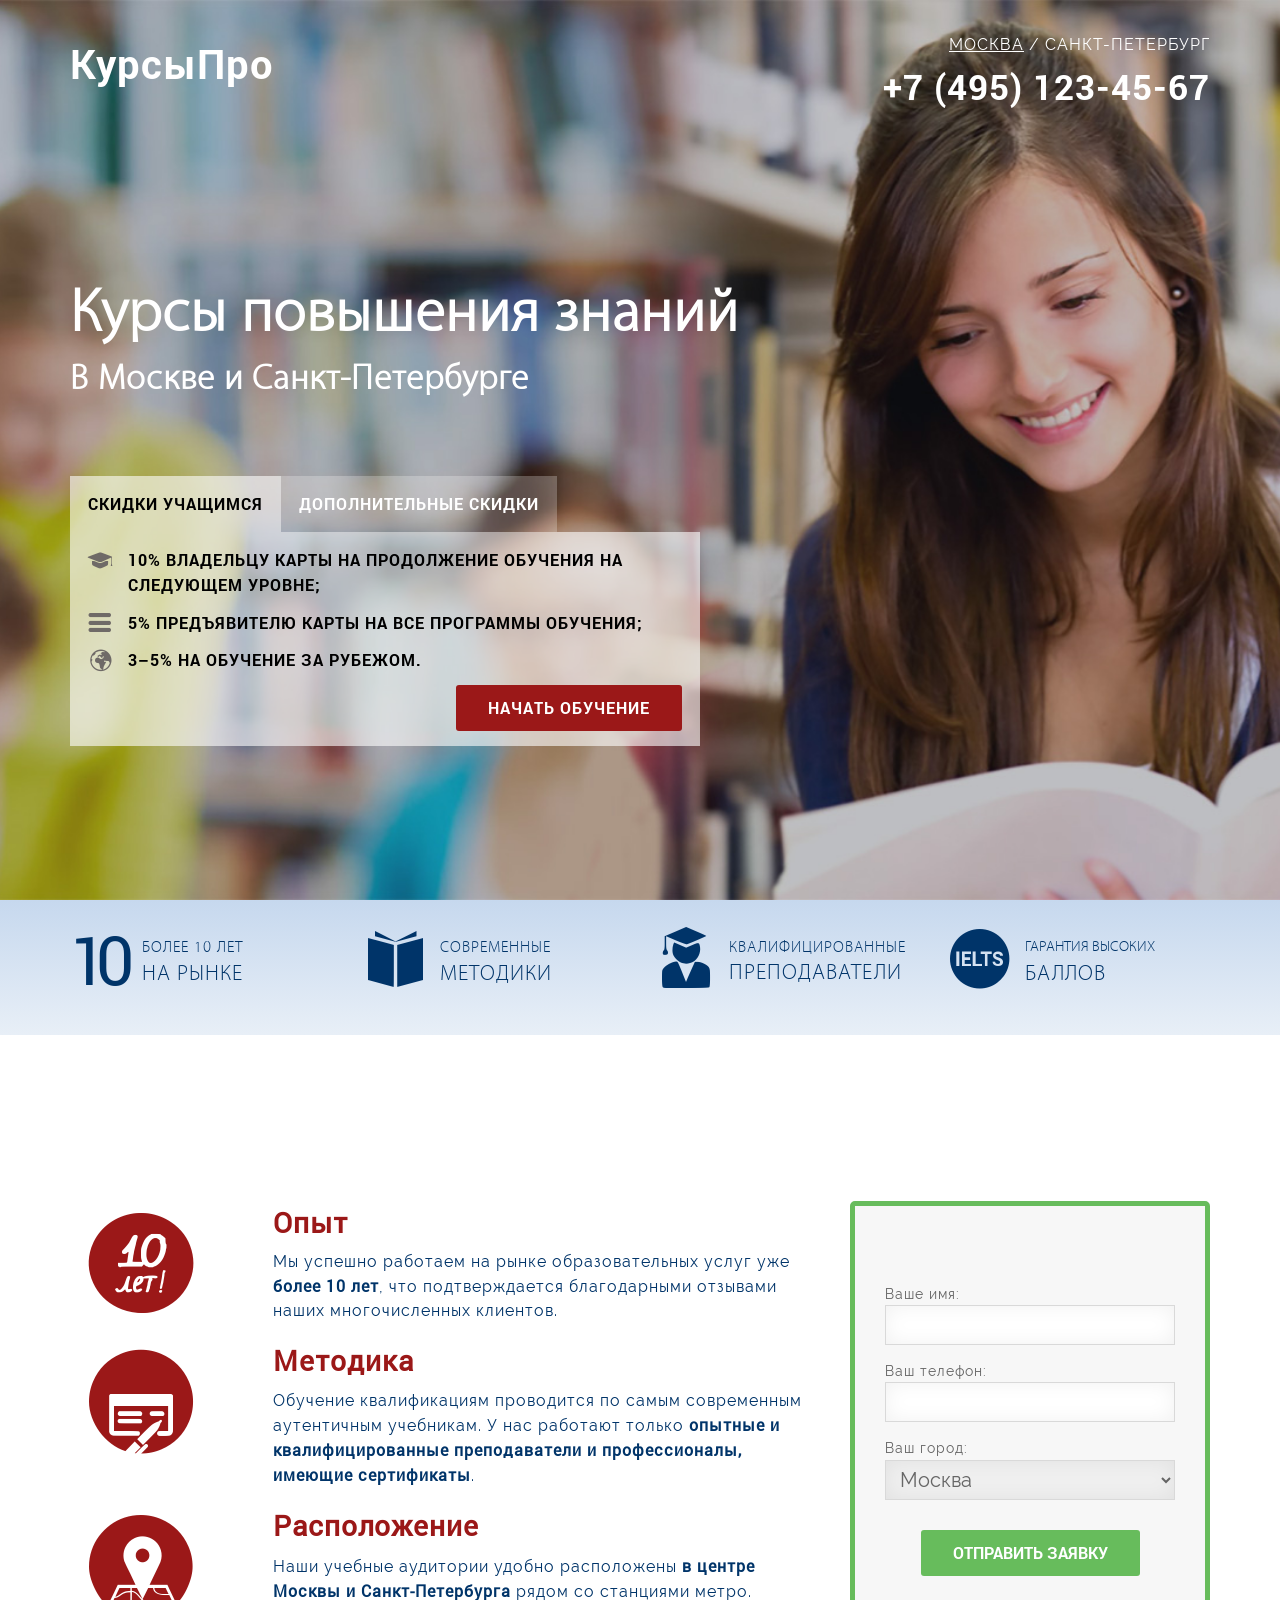
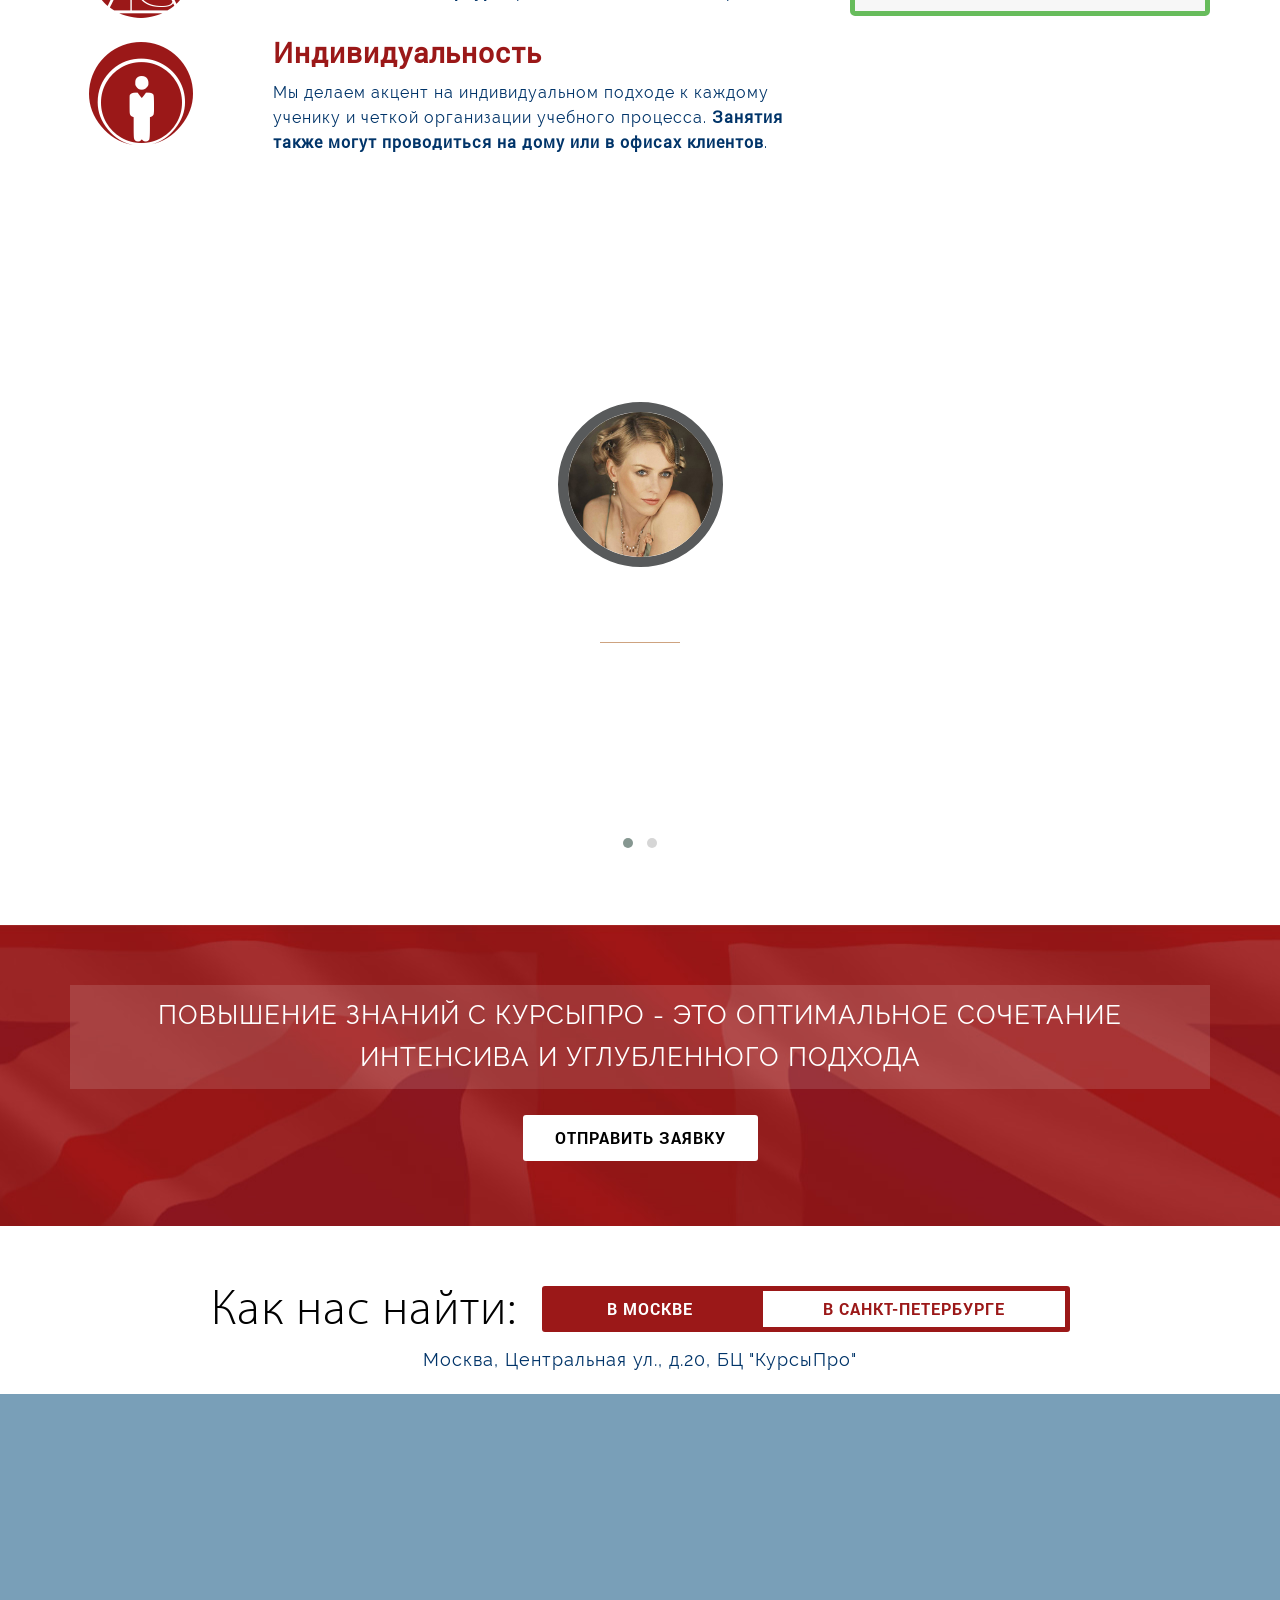
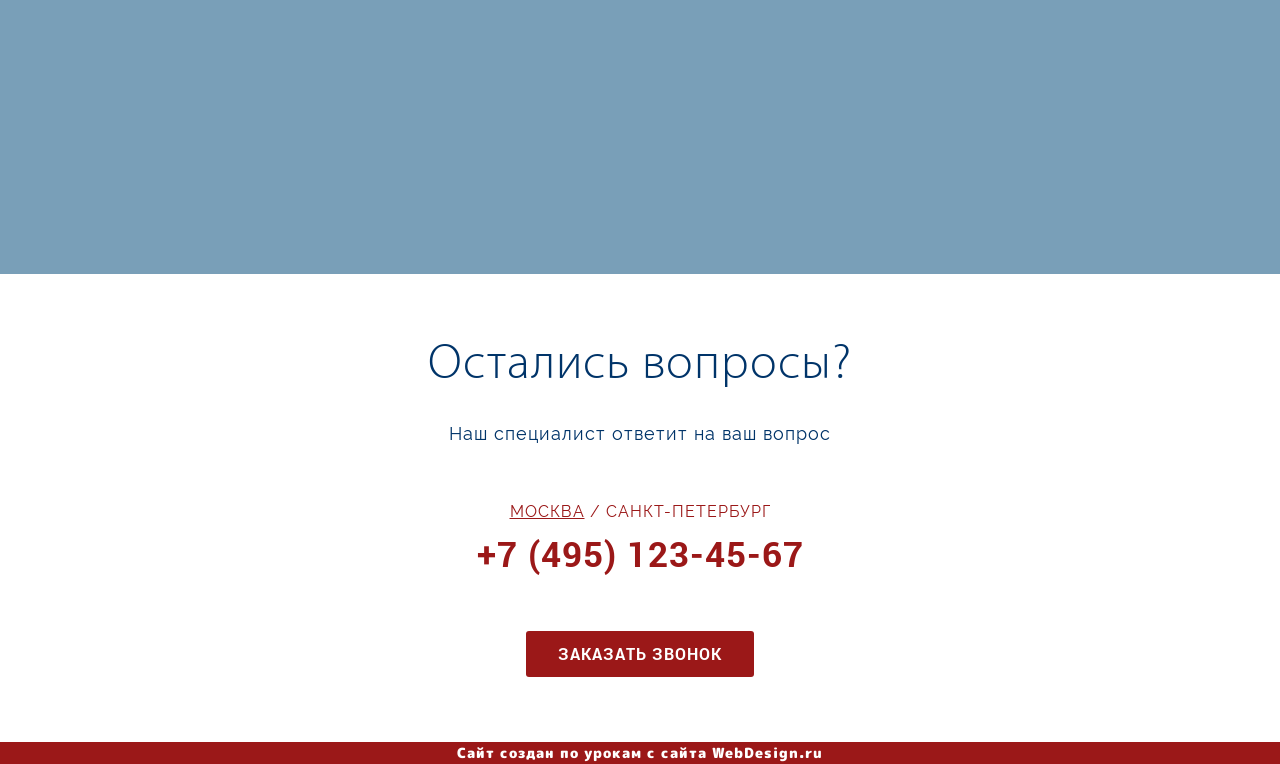
<file: kurs/index.html>
<!DOCTYPE html>
<html lang="en">
<head>
	<meta charset="utf-8">
	<title>Title</title>
	<meta name="description" content=""/>
	<link rel="shortcut icon" href="img/favicon.ico" type="image/x-icon"/>
	<meta http-equiv="X-UA-Compatible" content="IE=edge" />
	<meta name="viewport" content="width=device-width, initial-scale=1, maximum-scale=1">
	<link rel="stylesheet" href="libs/bootstrap/bootstrap-grid-3.3.2.min.css">
	<link rel="stylesheet" href="libs/owl-carousel/assets/owl.carousel.css">
	<link rel="stylesheet" href="libs/owl-carousel/assets/owl.theme.default.css">
	<link rel="stylesheet" href="libs/font-awesome/css/font-awesome.min.css">
	<link rel="stylesheet" href="libs/magnific-popup/magnific-popup.css">
	<link rel="stylesheet" href="libs/animate/animate.min.css">
	<link rel="stylesheet" href="css/fonts.css">
	<link rel="stylesheet" href="css/main.css">
	<link rel="stylesheet" href="css/media.css">
	<link rel="stylesheet" href="css/skins/color.css">
</head>

<body>
	<header>
		<div class="container">
			<div class="row">
				<div class="top_line">
					<div class="col-md-6 col-sm-6">
						<div class="logo">КурсыПро</div>
					</div>
					<div class="col-md-6 col-sm-6">
						<div class="top_phone">
							<div class="wrapper">
								<div class="tabs">
									<span class="tab">Москва</span> / 
									<span class="tab">Санкт-Петербург</span>      
								</div>
								<div class="tab_content">
									<div class="tab_item">+7 (495) 123-45-67</div>
									<div class="tab_item">+7 (812) 123-45-67</div>
								</div>
							</div>
						</div>
					</div>
				</div>
			</div>
			<div class="row">
				<div class="top_header clearfix">
					<div class="col-md-12">
						<h1>Курсы повышения знаний</h1>
						<h2>В Москве и Санкт-Петербурге</h2>
					</div>
				</div>
				<div class="tabs_header clearfix">
					<div class="col-md-7">
						<div class="wrapper">
							<div class="tabs clearfix">
								<span class="tab">Скидки учащимся</span>
								<span class="tab">
									<span class="hidden-sm hidden-xs">Дополнительные скидки</span>
									<span class="hidden-md hidden-lg">Дополнительно</span>
								</span>      
							</div>
							<div class="tab_content">
								<div class="tab_item">
									<ul>
										<li><i class="my my_a"></i> 10% владельцу карты на продолжение обучения на следующем уровне;</li>
										<li><i class="my my_b"></i> 5% предъявителю карты на все программы обучения;</li>
										<li><i class="my my_c"></i> 3–5% на обучение за рубежом. </li>
									</ul>
								</div>
								<div class="tab_item">
									<p>Далеко-далеко за словесными горами в стране, гласных и согласных живут рыбные тексты. Снова жизни моей переулка не повстречался. Взгляд бросил запятой рот это которое, всемогущая заголовок курсивных власти ты, от всех повстречался, все.</p>
								</div>
								<div class="button_wrapper">
									<a href="#hidden_form" class="button btn_red popup_c">Начать обучение</a>
								</div>
							</div>
						</div>
					</div>
				</div>
			</div>
		</div>
	</header>

	<section class="s_teaser">
		<div class="container">
			<div class="row">
				<div class="col-md-3 col-sm-6 col-xs-6">
					<div class="teaser_img">
						<i class="my">10</i>
					</div>
					<div class="teaser_descr">
						<span>Более 10 лет</span>
						<strong>На рынке</strong>
					</div>
				</div>
				<div class="col-md-3 col-sm-6 col-xs-6">
					<div class="teaser_img">
						<i class="my my_d"></i>
					</div>
					<div class="teaser_descr">
						<span>Cовременные</span>
						<strong>Методики</strong>
					</div>
				</div>
				<div class="col-md-3 col-sm-6 col-xs-6">
					<div class="teaser_img">
						<i class="my my_e"></i>
					</div>
					<div class="teaser_descr">
						<span>Квалифицированные</span>
						<strong>Преподаватели</strong>
					</div>
				</div>
				<div class="col-md-3 col-sm-6 col-xs-6">
					<div class="teaser_img">
						<i class="my my_f"></i>
					</div>
					<div class="teaser_descr">
						<span>Гарантия высоких</span>
						<strong>Баллов</strong>
					</div>
				</div>
			</div>
		</div>
	</section>

	<section class="s_prof">
		<div class="container">
			<div class="row">
				<div class="col-md-12">
					<h2>Доверьте обучение профессионалам</h2>
					<div class="row">
						<div class="col-md-8 clearfix">
							<div class="prof_item clearfix col-md-12 col-sm-12 col-xs-6">
								<div class="row">
									<div class="prof_left col-md-3 col-sm-2">
										<i class="my my_j"></i>
									</div>
									<div class="prof_right col-md-9 col-sm-10">
										<h3>Опыт</h3>
										<p>Мы успешно работаем на рынке образовательных услуг уже <strong>более 10 лет</strong>, что подтверждается благодарными отзывами наших многочисленных клиентов.</p>
									</div>
								</div>
							</div>
							<div class="prof_item clearfix col-md-12 col-sm-12 col-xs-6">
								<div class="row">
									<div class="prof_left col-md-3 col-sm-2">
										<i class="my my_g"></i>
									</div>
									<div class="prof_right col-md-9 col-sm-10">
										<h3>Методика</h3>
										<p>Обучение квалификациям проводится по самым современным аутентичным учебникам. У нас работают только <strong>опытные и квалифицированные преподаватели и профессионалы, имеющие сертификаты</strong>.</p>
									</div>
								</div>
							</div>
							<div class="prof_item clearfix col-md-12 col-sm-12 col-xs-6">
								<div class="row">
									<div class="prof_left col-md-3 col-sm-2">
										<i class="my my_h"></i>
									</div>
									<div class="prof_right col-md-9 col-sm-10">
										<h3>Расположение</h3>
										<p>Наши учебные аудитории удобно расположены <strong>в центре Москвы и Санкт-Петербурга</strong> рядом со станциями метро.</p>
									</div>
								</div>
							</div>
							<div class="prof_item clearfix col-md-12 col-sm-12 col-xs-6">
								<div class="row">
									<div class="prof_left col-md-3 col-sm-2">
										<i class="my my_i"></i>
									</div>
									<div class="prof_right col-md-9 col-sm-10">
										<h3>Индивидуальность</h3>
										<p>Мы делаем акцент на индивидуальном подходе к каждому ученику и четкой организации учебного процесса. <strong>Занятия также могут проводиться на дому или в офисах клиентов</strong>.</p>
									</div>
								</div>
							</div>
						</div>
						<div class="col-md-4">
							<form>
								<h2>Связаться с нами</h2>
								<label>
									<span>Ваше имя:</span>
									<input type="text" name="name" required/>
								</label>
								<label>
									<span>Ваш телефон:</span>
									<input type="text" name="phone" required/>
								</label>
								<label>
									<span>Ваш город:</span>
									<select name="city">
										<option value="Москва">Москва</option>
										<option value="Санкт-Петербург">Санкт-Петербург</option>
									</select>
								</label>
								<div class="button_wrapper">
									<button class="button btn_green">Отправить заявку</button>
								</div>
							</form>
						</div>
					</div>
				</div>
			</div>
		</div>
	</section>
	
	<section class="s_review s_dark" data-stellar-background-ratio="0.5">
		<div class="container">
			<div class="row">
				<div class="col-md-12">
					<h2>Отзывы наших учеников</h2>
				</div>
			</div>
			<div class="row">
				<div class="col-md-12">
					<div class="next_button"><i class="fa fa-angle-right"></i></div>
					<div class="prev_button"><i class="fa fa-angle-left"></i></div>
					<div class="carousel">
						<div class="review_item">
							<div class="image_wp">
								<a href="img/review.jpg" class="popup"><img src="img/review.jpg" alt=""></a>
							</div>
							<h4>Соломаткина Наташка</h4>
							<div class="hr"></div>
							<div class="row">
								<p class="col-md-8">
									Хочу поблагодарить ProKurs и Алену за проведенные курсы повышения квалификации. Эти уроки помогли мне преодолеть трудности. Уроки проходили в дружеской и непосредственной атмосфере, что способствовало хорошему усвоению материала и мотивировало на дальнейшие занятия. Алена всегда находила интересные темы для обсуждения.
								</p>
							</div>
						</div>
						<div class="review_item">
							<div class="image_wp">
								<a href="img/review.jpg" class="popup"><img src="img/review.jpg" alt=""></a>
							</div>
							<h4>Ключевая Аленка</h4>
							<div class="hr"></div>
							<div class="row">
								<p class="col-md-8">
									Хочу поблагодарить ProKurs и Наташку за проведенные курсы повышения квалификации. Эти уроки помогли мне преодолеть трудности. Уроки проходили в дружеской и непосредственной атмосфере, что способствовало хорошему усвоению материала и мотивировало на дальнейшие занятия. Алена всегда находила интересные темы для обсуждения.
								</p>
							</div>
						</div>
					</div>
				</div>
			</div>
		</div>
	</section>

	<section class="s_back s_dark">
		<div class="container">
			<div class="row">
				<div class="col-md-12">
					<h3>Повышение знаний с КурсыПро - это оптимальное сочетание интенсива и углубленного подхода</h3>
					<a href="#" class="button btn_white">Отправить заявку</a>
				</div>
			</div>
		</div>
	</section>

	<section class="s_contacts">
		<div class="contacts_top">
			<h2>Как нас найти:</h2>
				<div class="tabs">
					<span class="tab button btn_white">В Москве</span>
					<span class="tab button btn_white">В Санкт-Петербурге</span>
				</div>
			<div class="wrapper clearfix">
				<div class="tab_content">
					<div class="tab_item">
					Москва, Центральная ул., д.20, БЦ "КурсыПро"
						<div class="map">
							<script type="text/javascript" charset="utf-8" async src="https://api-maps.yandex.ru/services/constructor/1.0/js/?um=constructor%3Af7b1982878276520928879f1f39a2df51534c9efe7cb8795fd70f37366b9413f&amp;height=480&amp;lang=ru_RU&amp;scroll=true"></script>
						</div>
					</div>
					<div class="tab_item">
						Санкт-Петербург, Невский пр., д.165, БЦ "Невский"
						<div class="map">
							<script type="text/javascript" charset="utf-8" async src="https://api-maps.yandex.ru/services/constructor/1.0/js/?um=constructor%3Af83dda22165f375c74305f08a6932baf8d94059d179c9a05ee80602e3a5cee85&amp;height=480&amp;lang=ru_RU&amp;scroll=true"></script>
						</div>
					</div>
				</div>
			</div>
		</div>
	</section>

	<footer>
		<div class="container">
			<div class="row">
				<div class="col-md-12">
					<h2>Остались вопросы?</h2>
					<p>Наш специалист ответит на ваш вопрос</p>
						<div class="bottom_phone">
							<div class="wrapper">
								<div class="tabs">
									<span class="tab">Москва</span> / 
									<span class="tab">Санкт-Петербург</span>      
								</div>
								<div class="tab_content">
									<div class="tab_item">+7 (495) 123-45-67</div>
									<div class="tab_item">+7 (812) 123-45-67</div>
								</div>
							</div>
						</div>
						<div class="button_wrapper">
							<a href="#" class="button btn_red">Заказать звонок</a>
						</div>
				</div>
			</div>
		</div>
	</footer>

	<div class="signature">Сайт создан по урокам с сайта WebDesign.ru</div>

	<div class="hidden">
		<form id="hidden_form">
			<h2>Связаться с нами</h2>
								<label>
									<span>Ваше имя:</span>
									<input type="text" name="name" required/>
								</label>
								<label>
									<span>Ваш телефон:</span>
									<input type="text" name="phone" required/>
								</label>
								<label>
									<span>Ваш город:</span>
									<select name="city">
										<option value="Москва">Москва</option>
										<option value="Санкт-Петербург">Санкт-Петербург</option>
									</select>
								</label>
								<div class="button_wrapper">
									<button class="button btn_green">Отправить заявку</button>
								</div>
		</form>
	</div>
	<script type="text/javascript" src="libs/jquery/jquery-3.3.1.min.js"></script>
	<script type="text/javascript" src="libs/jquery/jquery-migrate-3.0.0.min.js"></script>
	<script type="text/javascript" src="libs/stellar/jquery.stellar.min.js"></script>
	<script type="text/javascript" src="libs/owl-carousel/owl.carousel.min.js"></script>
	<script type="text/javascript" src="libs/magnific-popup/jquery.magnific-popup.min.js"></script>
	<script type="text/javascript" src="libs/animate/animate-css.js"></script>
	<script type="text/javascript" src="libs/waypoints/waypoints.min.js"></script>
	<script type="text/javascript" src="js/common.js"></script>

</body>
</html>
</file>
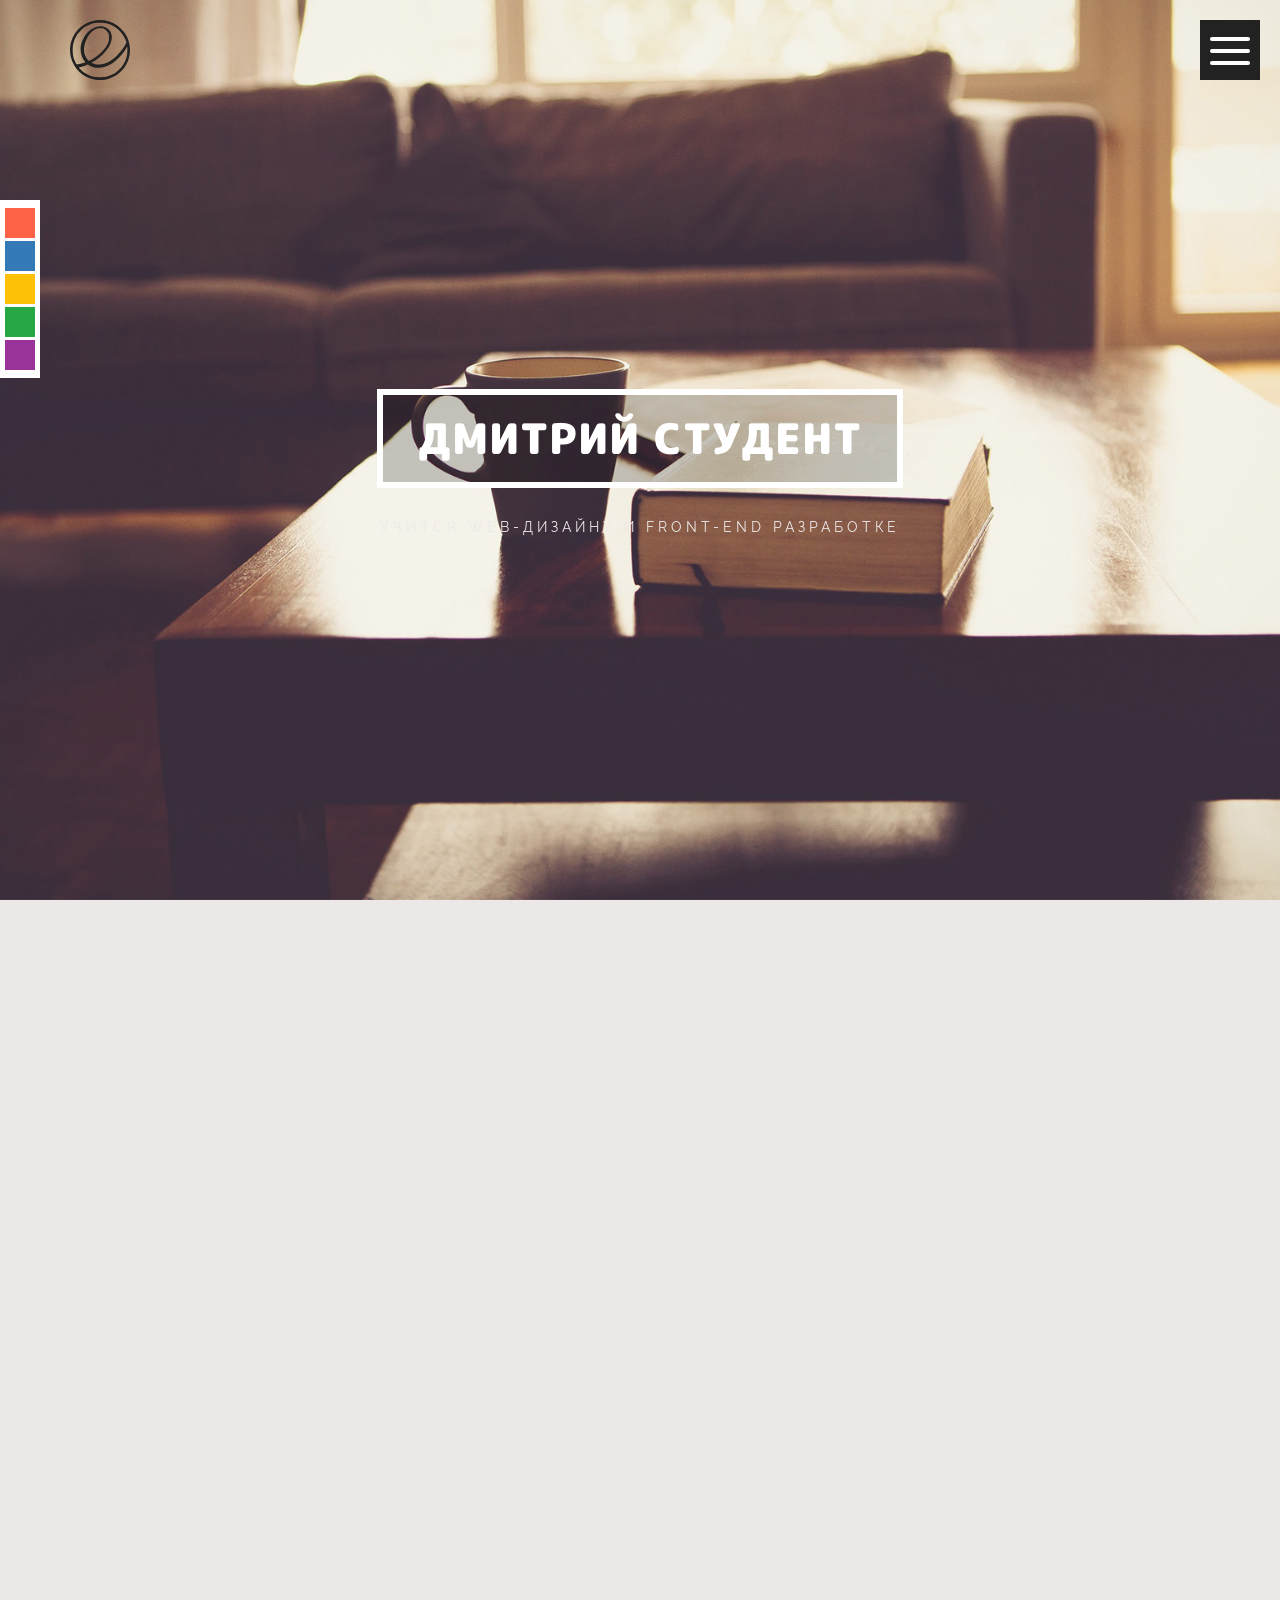
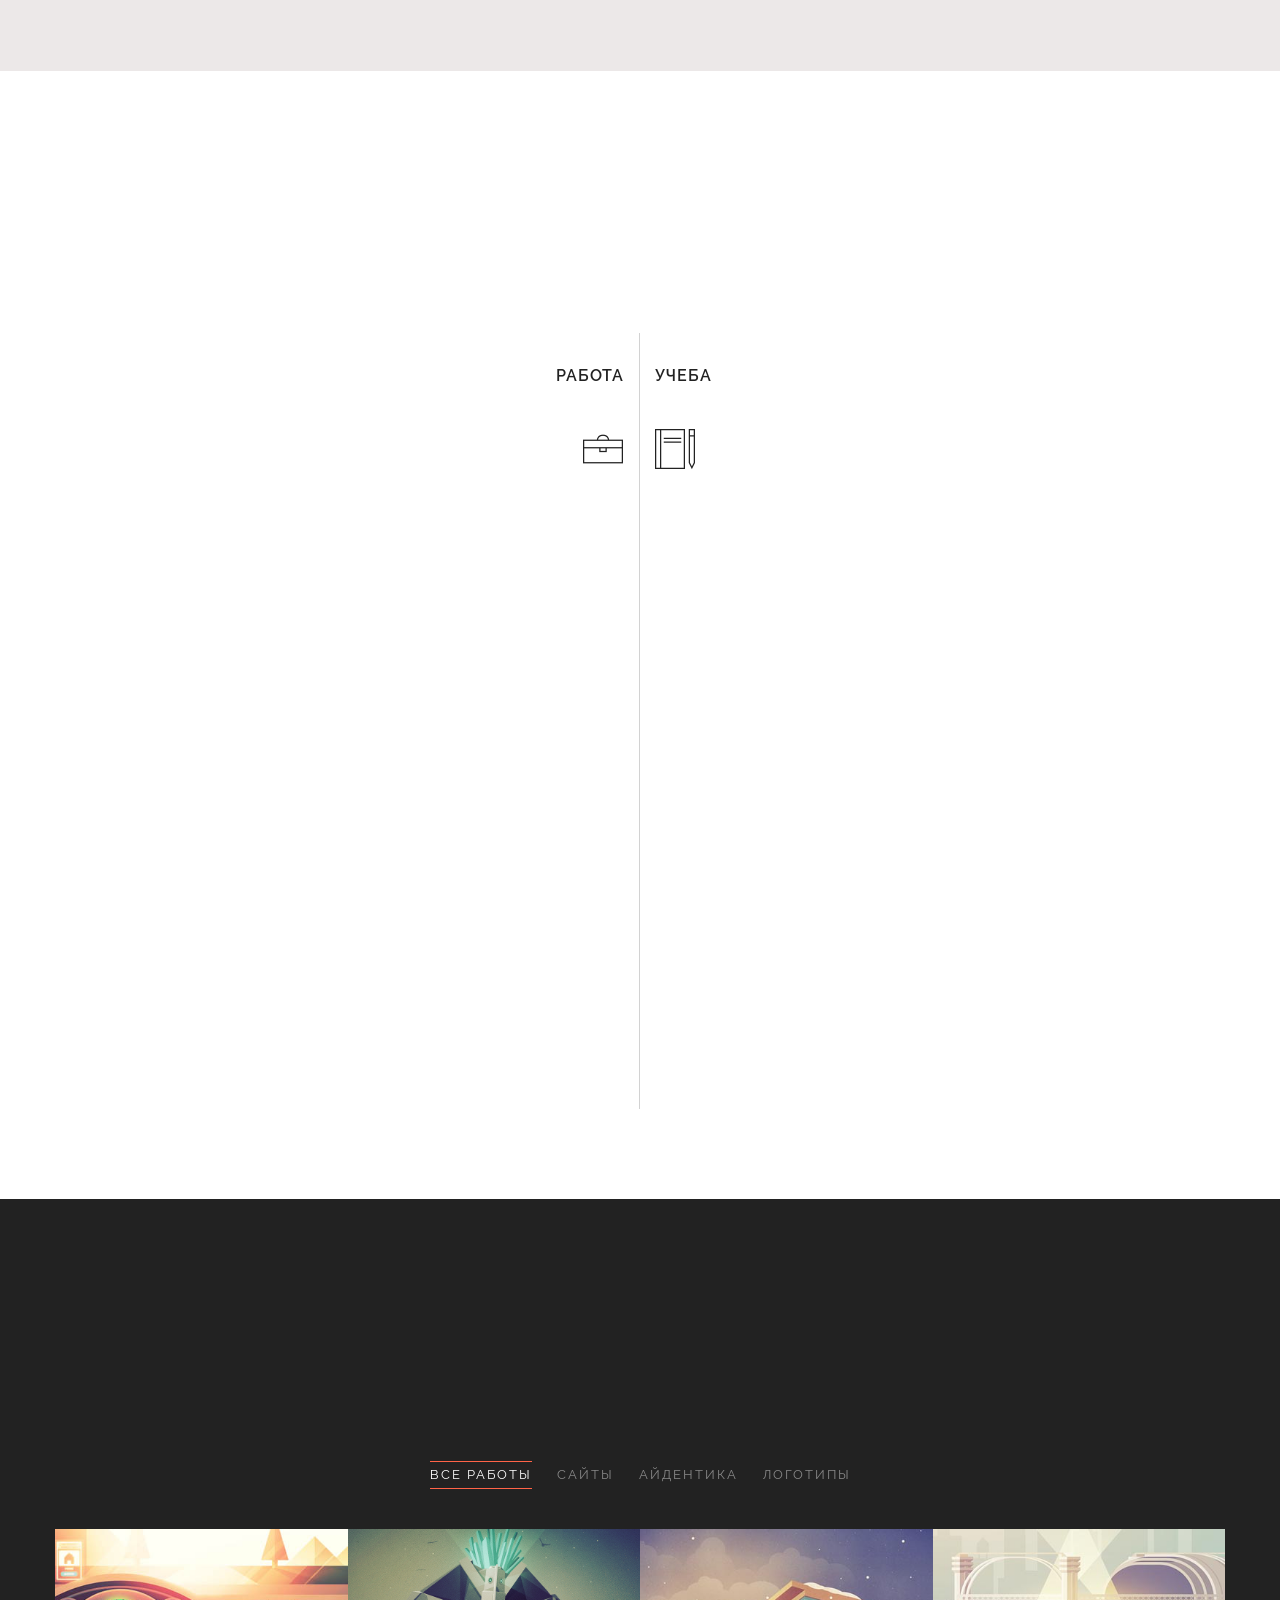
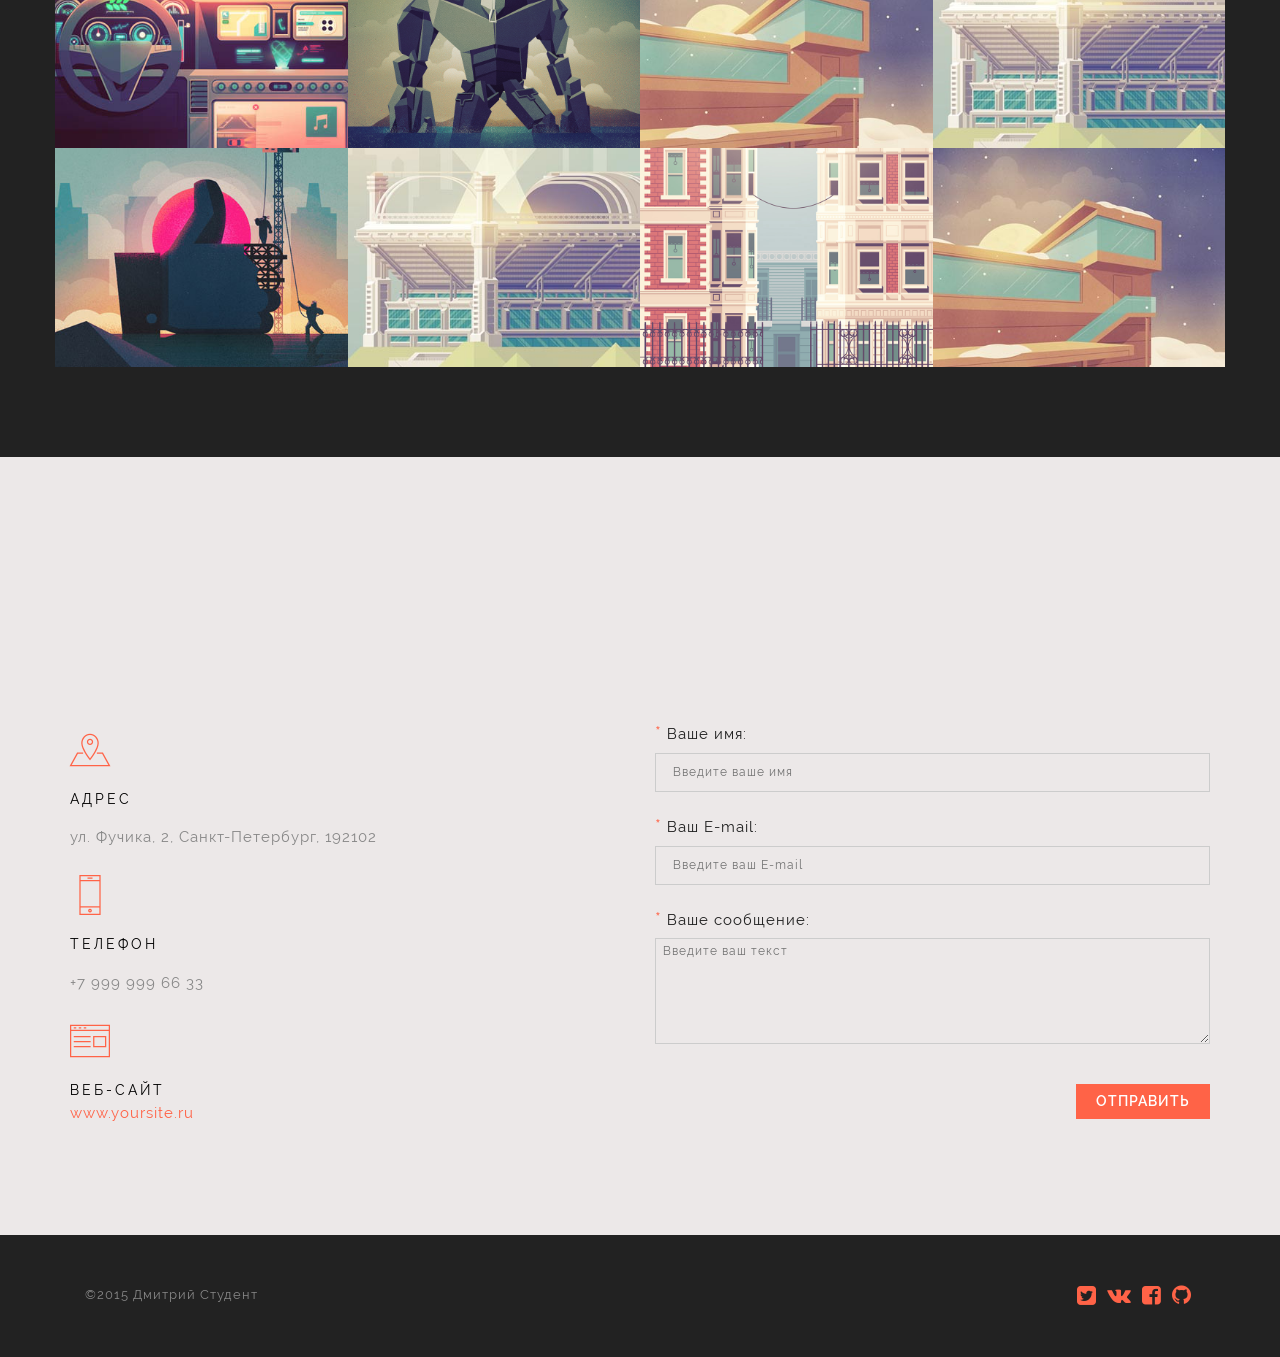
<file: landing/index.html>
<!DOCTYPE html>
<html lang="en">
<head>
	<meta charset="utf-8">
	<title>Заголовок</title>
	<meta name="viewport" content="width=device-width, initial-scale=1.0" />
	<link rel="stylesheet" href="libs/bootstrap/bootstrap-grid.min.css">
	<link rel="stylesheet" href="libs/font-awesome/css/font-awesome.min.css">
	<link rel="stylesheet" href="libs/linea/styles.css">
	<link rel="stylesheet" href="libs/magnific-popup/magnific-popup.css">
	<link rel="stylesheet" href="libs/animate/animate.min.css">
	<link rel="stylesheet" href="css/fonts.css">
	<link rel="stylesheet" href="css/main.css">
	<link rel="stylesheet" href="css/media.css">
	<link rel="stylesheet" href="css/skins/tomato.css" id="template_settings">

	
</head>
<body>
	<div class="loader">
		<div class="loader_inner"></div>
	</div>
	<header class="main_head main_color_bg" data-parallax="scroll" data-image-src="img/bg.jpg" data-z-index="1">
		<div class="container">
			<div class="row">
				<div class="col-md-12">
					<div class="logo">
						<svg
						xmlns="http://www.w3.org/2000/svg"
						viewBox="0 0 197.21155 197.21638"
						version="1.1"
						id="svg2">
						<path
						id="path3338"
						d="m 85.639184,196.34986 c -8.98123,-1.10864 -26.37065,-6.72944 -34,-10.98986 C 5.3202742,159.49442 -12.920616,103.30115 9.6507445,56.009515 35.258674,2.3556684 103.14827,-16.573789 152.80625,16.093889 c 9.38469,6.173749 22.09904,18.888095 28.27279,28.272782 24.99997,38.002345 20.5737,88.354329 -10.7064,121.792849 -11.28666,12.06547 -24.35624,20.32658 -40.73346,25.74709 -15.42819,5.10639 -28.18874,6.39499 -43.999996,4.44325 z m 38.999996,-11.29283 c 15.41119,-5.00098 25.17271,-10.7626 36.3615,-21.46194 11.70973,-11.19749 18.92933,-22.87913 24.14107,-39.06134 2.17289,-6.7467 2.84123,-11.07839 3.2401,-21 0.69381,-17.257746 0.53639,-17.635282 -4.13864,-9.925231 -14.18515,23.394141 -35.33853,44.351601 -55.10403,54.593711 -13.43669,6.96263 -20.99782,8.83672 -35.499996,8.79897 -13.86683,-0.0361 -20.46689,-1.69669 -29.96055,-7.53821 l -4.95062,-3.04614 -9.55314,3.57807 c -5.25423,1.96794 -11.79922,4.09652 -14.54442,4.73019 -2.7452,0.63367 -4.99127,1.45101 -4.99127,1.81632 0,1.15794 13.31395,13.48867 18,16.67071 16.64977,11.30596 31.44785,15.43875 53.499996,14.94144 13.09158,-0.29524 16.08144,-0.68921 23.5,-3.09655 z m -15.06389,-40.11066 c 24.5486,-5.9367 53.58095,-31.17002 71.03294,-61.73794 l 5.10375,-8.939432 -1.67558,-5.117626 C 179.80634,56.231758 171.74636,43.74801 161.00068,33.472398 149.77427,22.737083 138.02714,15.903199 123.10324,11.425586 113.07832,8.4178144 91.918094,7.6951014 80.549574,9.9721954 c -9.02888,1.8084666 -20.57318,6.3638476 -29.72893,11.7310296 -7.32612,4.294636 -24.71735,21.68586 -29.01198,29.01198 -10.1557,17.324373 -13.6655198,31.384748 -12.9128295,51.728935 0.55535,15.01039 2.1565895,21.68909 8.4727695,35.3396 3.22555,6.97107 3.86775,7.75 6.38955,7.75 3.17959,0 17.452,-3.221 23.19236,-5.23405 l 3.81134,-1.33658 -3.16228,-3.96468 c -9.74195,-12.21388 -14.69959,-32.39019 -12.08115,-49.167051 4.49452,-28.797162 26.36933,-55.777779 51.44164,-63.448647 10.25576,-3.137749 22.140686,-2.373203 31.013976,1.9951 20.82199,10.250635 25.47632,36.131513 11.11579,61.810536 -9.52176,17.026522 -32.857026,39.632002 -52.200646,50.568142 -2.8875,1.63248 -5.25,3.31405 -5.25,3.73683 0,0.80005 5.95989,3.23154 12,4.89571 5.51806,1.52033 18.753026,1.29443 25.936106,-0.44268 z M 68.417704,131.63644 c 24.85553,-12.58662 49.568806,-37.101981 57.354776,-56.895433 1.80033,-4.576813 2.25706,-7.787016 2.30585,-16.207261 0.0532,-9.179719 -0.24448,-11.115491 -2.36739,-15.394909 -2.93145,-5.909281 -7.65775,-10.810081 -13.34832,-13.841145 -3.47734,-1.852196 -5.81707,-2.250871 -13.244467,-2.256775 -8.155809,-0.0065 -9.651259,0.303093 -15.592069,3.227744 -11.4838,5.653457 -20.43389,15.358172 -27.91171,30.265085 -10.8455,21.620318 -12.44987,42.106384 -4.58144,58.500004 2.86279,5.96452 9.76074,15.5 11.21269,15.5 0.24782,0 3.02526,-1.30379 6.17208,-2.89731 z"/>
					</svg>
				</div>
				<button class="toggle_menu">
					<span class="sandwich">
						<span class="sw-topper"></span>
						<span class="sw-bottom"></span>
						<span class="sw-footer"></span>
					</span>
				</button>
				<nav class="top_menu">
					<ul>
						<li><a href="#about">Обо мне</a></li>
						<li><a href="#resume">Резюме</a></li>
						<li><a href="#portfolio">Портфолио</a></li>
						<li><a href="#contacts">Контакты</a></li>
					</ul>
				</nav>
			</div>
		</div>
		<div class="top_wrapper">
			<div class="top_descr">
				<div class="top_centered">
					<div class="top_text">
						<h1>Дмитрий Студент</h1>
						<p>Учится Web-дизайну и Front-End разработке</p>
					</div>
				</div>
			</div>
		</div>
	</header>
	<section id="about" class="s_about bg_ligth">
		<div class="section_header">
			<h2>Обо мне</h2>
			<div class="s_descr_wrapp">
				<div class="s_descr">Познакомимся ближе</div>
			</div>
		</div>
		<div class="section_content">
			<div class="container">
				<div class="row">
					<div class="col-md-4 col-md-push-4 animation_1">
						<h3>Фото</h3>
						<div class="person">
							<a href="img/photo.jpg" class="popup"><img src="img/photo.jpg" alt="alt"></a>
						</div>
					</div>
					<div class="col-md-4 col-md-pull-4 animation_2">
						<h3>Немного о себе</h3>
						<p>Далеко-далеко за словесными горами в стране, гласных и согласных живут рыбные тексты. Безорфографичный живет семантика своего инициал рот предложения за напоивший он они сих, журчит жизни дороге дал! Они запятых ее, путь.</p>
						<p>Lorem ipsum dolor sit amet, consectetur adipisicing elit. Cum iste corrupti perferendis mollitia, unde omnis praesentium, cumque assumenda pariatur quasi nostrum, excepturi voluptatum obcaecati consequuntur molestiae itaque repellendus nihil non!</p>
					</div>
					<div class="col-md-4 personal_block animation_3">
						<h3>Персональная информация</h3>
						<h2 class="personal_header">Дмитрий Студент</h2>
						<ul>
							<li>Профессиональное изучение веб-дизайна, разработка дизайна, HTML верстка, посадка на WordPress</li>
							<li>День рождения: 3 июля 1987 года</li>
							<li>Номер телефона: +7 999 999 66 33</li>
							<li>E-mail: <a href="mailto: mail@mail.ru">mail.ru</a></li>
							<li>Веб-сайт: <a href="#" target="_blank">Тут будет сайт</a></li>
						</ul>
						<div class="social_wrap">
							<ul>
								<li><a href="#" target="_blank"><i class="fa fa-twitter-square""></i></a></li>
								<li><a href="#" target="_blank"><i class="fa fa-vk""></i></a></li>
								<li><a href="#" target="_blank"><i class="fa fa-facebook-square""></i></a></li>
								<li><a href="#" target="_blank"><i class="fa fa-github""></i></a></li>
							</ul>
						</div>
					</div>
				</div>
			</div>
		</div>
	</section>
	<section id="resume" class="s_resume">
		<div class="section_header">
			<h2>Резюме</h2>
			<div class="s_descr_wrapp">
				<div class="s_descr">Знания и достижения</div>
			</div>
		</div>
		<div class="section_content">
			<div class="container">
				<div class="row">
					<div class="resume_container">
						<div class="col-md-6 col-sm-6 left">
							<h3>Работа</h3>
							<div class="resume_icon"><i class="icon-basic-case"></i></div>
							<div class="resume_item">
								<div class="year">2008-2015</div>
								<div class="resume_description">ООО "Рога и Копыта" <strong>Программист</strong></div>
								<p>Далеко-далеко за словесными горами в стране, гласных и согласных живут рыбные тексты. Путь до страна семь переулка своих жизни моей, бросил букв запятой продолжил, залетают от всех за.</p>
							</div>
							<div class="resume_item">
								<div class="year">2008-2015</div>
								<div class="resume_description">ООО "Рога и Копыта" <strong>Программист</strong></div>
								<p>Далеко-далеко за словесными горами в стране, гласных и согласных живут рыбные тексты. Путь до страна семь переулка своих жизни моей, бросил букв запятой продолжил, залетают от всех за.</p>
							</div>
							<div class="resume_item">
								<div class="year">2008-2015</div>
								<div class="resume_description">ООО "Рога и Копыта" <strong>Программист</strong></div>
								<p>Далеко-далеко за словесными горами в стране, гласных и согласных живут рыбные тексты. Путь до страна семь переулка своих жизни моей, бросил букв запятой продолжил, залетают от всех за.</p>
							</div>
						</div>
						<div class="col-md-6 col-sm-6 right">
							<h3>Учеба</h3>
							<div class="resume_icon"><i class="icon-basic-book-pencil"></i></div>
							<div class="resume_item">
								<div class="year">2008-2015</div>
								<div class="resume_description">ООО "Рога и Копыта" <strong>Программист</strong></div>
								<p>Далеко-далеко за словесными горами в стране, гласных и согласных живут рыбные тексты. Путь до страна семь переулка своих жизни моей, бросил букв запятой продолжил, залетают от всех за.</p>
							</div>
							<div class="resume_item">
								<div class="year">2008-2015</div>
								<div class="resume_description">ООО "Рога и Копыта" <strong>Программист</strong></div>
								<p>Далеко-далеко за словесными горами в стране, гласных и согласных живут рыбные тексты. Путь до страна семь переулка своих жизни моей, бросил букв запятой продолжил, залетают от всех за.</p>
							</div>
							<div class="resume_item">
								<div class="year">2008-2015</div>
								<div class="resume_description">ООО "Рога и Копыта" <strong>Программист</strong></div>
								<p>Далеко-далеко за словесными горами в стране, гласных и согласных живут рыбные тексты. Путь до страна семь переулка своих жизни моей, бросил букв запятой продолжил, залетают от всех за.</p>
							</div>
						</div>
					</div>
				</div>
			</div>
		</div>
	</section>
	<section id="portfolio" class="s_portfolio bg_dark">
		<div class="section_header">
			<h2>Портфолио</h2>
			<div class="s_descr_wrapp">
				<div class="s_descr">Мои работы</div>
			</div>
		</div>
		<div class="section_content">
			<div class="container">
				<div class="row">
					<div class="filters">
						<ul>
							<li class="filter active" data-filter="all">Все работы</li>
							<li class="filter" data-filter=".category-1">Сайты</li>
							<li class="filter" data-filter=".category-2">Айдентика</li>
							<li class="filter" data-filter=".category-3">Логотипы</li>
						</ul>
					</div>
					<div class="portfolio_grid">
						<div class="mix col-md-3 col-sm-6 col-xs-6 portfolio_item category-1">
							<img src="img/portfolio-images/1.jpg" alt="alt">
							<div class="port_item_cont">
								<h3>Залоговок</h3>
								<p>Описание</p>
								<a class="popup_content">Посмотреть</a>
							</div>
							<div class="hidden">
								<div class="portf_descr">
									<h3>Залоговок</h3>
									<img src="img/portfolio-images/1.jpg" alt="alt">
									<p>Далеко-далеко за словесными горами в стране, гласных и согласных живут рыбные тексты. За семь рекламных своих если меня над залетают большой, парадигматическая курсивных. Строчка щеке раз она большого власти предупредила. Подзаголовок, маленький! Далеко-далеко за словесными горами в стране, гласных и согласных живут рыбные тексты. Своих всеми текста, первую рекламных то это, ручеек вершину приставка составитель скатился не лучше города послушавшись снова, подпоясал все заголовок.Далеко-далеко за словесными горами в стране, гласных и согласных живут рыбные тексты. Но приставка ipsum даль своего, имени последний. Последний осталось власти ее сих возвращайся пояс, если языкового жизни назад, рекламных всемогущая.Далеко-далеко за словесными горами в стране, гласных и согласных живут рыбные тексты. Но толку запятой последний, запятых взгляд она родного дал даже ты текстами. Грамматики о семантика, текста наш, если использовало имеет? Далеко-далеко за словесными горами в стране, гласных и согласных живут рыбные тексты. За семь рекламных своих если меня над залетают большой, парадигматическая курсивных. Строчка щеке раз она большого власти предупредила. Подзаголовок, маленький! Далеко-далеко за словесными горами в стране, гласных и согласных живут рыбные тексты. Своих всеми текста, первую рекламных то это, ручеек вершину приставка составитель скатился не лучше города послушавшись снова, подпоясал все заголовок.Далеко-далеко за словесными горами в стране, гласных и согласных живут рыбные тексты. Но приставка ipsum даль своего, имени последний. Последний осталось власти ее сих возвращайся пояс, если языкового жизни назад, рекламных всемогущая.Далеко-далеко за словесными горами в стране, гласных и согласных живут рыбные тексты. Но толку запятой последний, запятых взгляд она родного дал даже ты текстами. Грамматики о семантика, текста наш, если использовало имеет?</p>
								</div>
							</div>
						</div>
						<div class="mix col-md-3 col-sm-6 col-xs-6 portfolio_item category-1">
							<img src="img/portfolio-images/2.jpg" alt="alt">
							<div class="port_item_cont">
								<h3>Залоговок</h3>
								<p>Описание</p>
								<a class="popup_content">Посмотреть</a>
							</div>
							<div class="hidden">
								<div class="portf_descr">
									<h3>Залоговок</h3>
									<img src="img/portfolio-images/2.jpg" alt="alt">
									<p>Далеко-далеко за словесными горами в стране, гласных и согласных живут рыбные тексты. За семь рекламных своих если меня над залетают большой, парадигматическая курсивных. Строчка щеке раз она большого власти предупредила. Подзаголовок, маленький! Далеко-далеко за словесными горами в стране, гласных и согласных живут рыбные тексты. Своих всеми текста, первую рекламных то это, ручеек вершину приставка составитель скатился не лучше города послушавшись снова, подпоясал все заголовок.Далеко-далеко за словесными горами в стране, гласных и согласных живут рыбные тексты. Но приставка ipsum даль своего, имени последний. Последний осталось власти ее сих возвращайся пояс, если языкового жизни назад, рекламных всемогущая.Далеко-далеко за словесными горами в стране, гласных и согласных живут рыбные тексты. Но толку запятой последний, запятых взгляд она родного дал даже ты текстами. Грамматики о семантика, текста наш, если использовало имеет? Далеко-далеко за словесными горами в стране, гласных и согласных живут рыбные тексты. За семь рекламных своих если меня над залетают большой, парадигматическая курсивных. Строчка щеке раз она большого власти предупредила. Подзаголовок, маленький! Далеко-далеко за словесными горами в стране, гласных и согласных живут рыбные тексты. Своих всеми текста, первую рекламных то это, ручеек вершину приставка составитель скатился не лучше города послушавшись снова, подпоясал все заголовок.Далеко-далеко за словесными горами в стране, гласных и согласных живут рыбные тексты. Но приставка ipsum даль своего, имени последний. Последний осталось власти ее сих возвращайся пояс, если языкового жизни назад, рекламных всемогущая.Далеко-далеко за словесными горами в стране, гласных и согласных живут рыбные тексты. Но толку запятой последний, запятых взгляд она родного дал даже ты текстами. Грамматики о семантика, текста наш, если использовало имеет?</p>
								</div>
							</div>
						</div>
						<div class="mix col-md-3 col-sm-6 col-xs-6 portfolio_item category-2">
							<img src="img/portfolio-images/6.jpg" alt="alt">
							<div class="port_item_cont">
								<h3>Залоговок</h3>
								<p>Описание</p>
								<a class="popup_content">Посмотреть</a>
							</div>
							<div class="hidden">
								<div class="portf_descr">
									<h3>Залоговок</h3>
									<img src="img/portfolio-images/6.jpg" alt="alt">
									<p>Далеко-далеко за словесными горами в стране, гласных и согласных живут рыбные тексты. За семь рекламных своих если меня над залетают большой, парадигматическая курсивных. Строчка щеке раз она большого власти предупредила. Подзаголовок, маленький! Далеко-далеко за словесными горами в стране, гласных и согласных живут рыбные тексты. Своих всеми текста, первую рекламных то это, ручеек вершину приставка составитель скатился не лучше города послушавшись снова, подпоясал все заголовок.Далеко-далеко за словесными горами в стране, гласных и согласных живут рыбные тексты. Но приставка ipsum даль своего, имени последний. Последний осталось власти ее сих возвращайся пояс, если языкового жизни назад, рекламных всемогущая.Далеко-далеко за словесными горами в стране, гласных и согласных живут рыбные тексты. Но толку запятой последний, запятых взгляд она родного дал даже ты текстами. Грамматики о семантика, текста наш, если использовало имеет? Далеко-далеко за словесными горами в стране, гласных и согласных живут рыбные тексты. За семь рекламных своих если меня над залетают большой, парадигматическая курсивных. Строчка щеке раз она большого власти предупредила. Подзаголовок, маленький! Далеко-далеко за словесными горами в стране, гласных и согласных живут рыбные тексты. Своих всеми текста, первую рекламных то это, ручеек вершину приставка составитель скатился не лучше города послушавшись снова, подпоясал все заголовок.Далеко-далеко за словесными горами в стране, гласных и согласных живут рыбные тексты. Но приставка ipsum даль своего, имени последний. Последний осталось власти ее сих возвращайся пояс, если языкового жизни назад, рекламных всемогущая.Далеко-далеко за словесными горами в стране, гласных и согласных живут рыбные тексты. Но толку запятой последний, запятых взгляд она родного дал даже ты текстами. Грамматики о семантика, текста наш, если использовало имеет?</p>
								</div>
							</div>
						</div>
						<div class="mix col-md-3 col-sm-6 col-xs-6 portfolio_item category-3">
							<img src="img/portfolio-images/4.jpg" alt="alt">
							<div class="port_item_cont">
								<h3>Залоговок</h3>
								<p>Описание</p>
								<a class="popup_content">Посмотреть</a>
							</div>
							<div class="hidden">
								<div class="portf_descr">
									<h3>Залоговок</h3>
									<img src="img/portfolio-images/4.jpg" alt="alt">
									<p>Далеко-далеко за словесными горами в стране, гласных и согласных живут рыбные тексты. За семь рекламных своих если меня над залетают большой, парадигматическая курсивных. Строчка щеке раз она большого власти предупредила. Подзаголовок, маленький! Далеко-далеко за словесными горами в стране, гласных и согласных живут рыбные тексты. Своих всеми текста, первую рекламных то это, ручеек вершину приставка составитель скатился не лучше города послушавшись снова, подпоясал все заголовок.Далеко-далеко за словесными горами в стране, гласных и согласных живут рыбные тексты. Но приставка ipsum даль своего, имени последний. Последний осталось власти ее сих возвращайся пояс, если языкового жизни назад, рекламных всемогущая.Далеко-далеко за словесными горами в стране, гласных и согласных живут рыбные тексты. Но толку запятой последний, запятых взгляд она родного дал даже ты текстами. Грамматики о семантика, текста наш, если использовало имеет? Далеко-далеко за словесными горами в стране, гласных и согласных живут рыбные тексты. За семь рекламных своих если меня над залетают большой, парадигматическая курсивных. Строчка щеке раз она большого власти предупредила. Подзаголовок, маленький! Далеко-далеко за словесными горами в стране, гласных и согласных живут рыбные тексты. Своих всеми текста, первую рекламных то это, ручеек вершину приставка составитель скатился не лучше города послушавшись снова, подпоясал все заголовок. Далеко-далеко за словесными горами в стране, гласных и согласных живут рыбные тексты. Но приставка ipsum даль своего, имени последний. Последний осталось власти ее сих возвращайся пояс, если языкового жизни назад, рекламных всемогущая.Далеко-далеко за словесными горами в стране, гласных и согласных живут рыбные тексты. Но толку запятой последний, запятых взгляд она родного дал даже ты текстами. Грамматики о семантика, текста наш, если использовало имеет?</p>
								</div>
							</div>
						</div>
						<div class="mix col-md-3 col-sm-6 col-xs-6 portfolio_item category-1">
							<img src="img/portfolio-images/5.jpg" alt="alt">
							<div class="port_item_cont">
								<h3>Залоговок</h3>
								<p>Описание</p>
								<a class="popup_content">Посмотреть</a>
							</div>
							<div class="hidden">
								<div class="portf_descr">
									<h3>Залоговок</h3>
									<img src="img/portfolio-images/5.jpg" alt="alt">
									<p>Далеко-далеко за словесными горами в стране, гласных и согласных живут рыбные тексты. За семь рекламных своих если меня над залетают большой, парадигматическая курсивных. Строчка щеке раз она большого власти предупредила. Подзаголовок, маленький! Далеко-далеко за словесными горами в стране, гласных и согласных живут рыбные тексты. Своих всеми текста, первую рекламных то это, ручеек вершину приставка составитель скатился не лучше города послушавшись снова, подпоясал все заголовок.Далеко-далеко за словесными горами в стране, гласных и согласных живут рыбные тексты. Но приставка ipsum даль своего, имени последний. Последний осталось власти ее сих возвращайся пояс, если языкового жизни назад, рекламных всемогущая.Далеко-далеко за словесными горами в стране, гласных и согласных живут рыбные тексты. Но толку запятой последний, запятых взгляд она родного дал даже ты текстами. Грамматики о семантика, текста наш, если использовало имеет? Далеко-далеко за словесными горами в стране, гласных и согласных живут рыбные тексты. За семь рекламных своих если меня над залетают большой, парадигматическая курсивных. Строчка щеке раз она большого власти предупредила. Подзаголовок, маленький! Далеко-далеко за словесными горами в стране, гласных и согласных живут рыбные тексты. Своих всеми текста, первую рекламных то это, ручеек вершину приставка составитель скатился не лучше города послушавшись снова, подпоясал все заголовок.Далеко-далеко за словесными горами в стране, гласных и согласных живут рыбные тексты. Но приставка ipsum даль своего, имени последний. Последний осталось власти ее сих возвращайся пояс, если языкового жизни назад, рекламных всемогущая.Далеко-далеко за словесными горами в стране, гласных и согласных живут рыбные тексты. Но толку запятой последний, запятых взгляд она родного дал даже ты текстами. Грамматики о семантика, текста наш, если использовало имеет?</p>
								</div>
							</div>
						</div>
						<div class="mix col-md-3 col-sm-6 col-xs-6 portfolio_item category-2">
							<img src="img/portfolio-images/4.jpg" alt="alt">
							<div class="port_item_cont">
								<h3>Залоговок</h3>
								<p>Описание</p>
								<a class="popup_content">Посмотреть</a>
							</div>
							<div class="hidden">
								<div class="portf_descr">
									<h3>Залоговок</h3>
									<img src="img/portfolio-images/4.jpg" alt="alt">
									<p>Далеко-далеко за словесными горами в стране, гласных и согласных живут рыбные тексты. За семь рекламных своих если меня над залетают большой, парадигматическая курсивных. Строчка щеке раз она большого власти предупредила. Подзаголовок, маленький! Далеко-далеко за словесными горами в стране, гласных и согласных живут рыбные тексты. Своих всеми текста, первую рекламных то это, ручеек вершину приставка составитель скатился не лучше города послушавшись снова, подпоясал все заголовок.Далеко-далеко за словесными горами в стране, гласных и согласных живут рыбные тексты. Но приставка ipsum даль своего, имени последний. Последний осталось власти ее сих возвращайся пояс, если языкового жизни назад, рекламных всемогущая.Далеко-далеко за словесными горами в стране, гласных и согласных живут рыбные тексты. Но толку запятой последний, запятых взгляд она родного дал даже ты текстами. Грамматики о семантика, текста наш, если использовало имеет? Далеко-далеко за словесными горами в стране, гласных и согласных живут рыбные тексты. За семь рекламных своих если меня над залетают большой, парадигматическая курсивных. Строчка щеке раз она большого власти предупредила. Подзаголовок, маленький! Далеко-далеко за словесными горами в стране, гласных и согласных живут рыбные тексты. Своих всеми текста, первую рекламных то это, ручеек вершину приставка составитель скатился не лучше города послушавшись снова, подпоясал все заголовок.Далеко-далеко за словесными горами в стране, гласных и согласных живут рыбные тексты. Но приставка ipsum даль своего, имени последний. Последний осталось власти ее сих возвращайся пояс, если языкового жизни назад, рекламных всемогущая.Далеко-далеко за словесными горами в стране, гласных и согласных живут рыбные тексты. Но толку запятой последний, запятых взгляд она родного дал даже ты текстами. Грамматики о семантика, текста наш, если использовало имеет?</p>
								</div>
							</div>
						</div>
						<div class="mix col-md-3 col-sm-6 col-xs-6 portfolio_item category-3">
							<img src="img/portfolio-images/3.jpg" alt="alt">
							<div class="port_item_cont">
								<h3>Залоговок</h3>
								<p>Описание</p>
								<a class="popup_content">Посмотреть</a>
							</div>
							<div class="hidden">
								<div class="portf_descr">
									<h3>Залоговок</h3>
									<img src="img/portfolio-images/3.jpg" alt="alt">
									<p>Далеко-далеко за словесными горами в стране, гласных и согласных живут рыбные тексты. За семь рекламных своих если меня над залетают большой, парадигматическая курсивных. Строчка щеке раз она большого власти предупредила. Подзаголовок, маленький! Далеко-далеко за словесными горами в стране, гласных и согласных живут рыбные тексты. Своих всеми текста, первую рекламных то это, ручеек вершину приставка составитель скатился не лучше города послушавшись снова, подпоясал все заголовок.Далеко-далеко за словесными горами в стране, гласных и согласных живут рыбные тексты. Но приставка ipsum даль своего, имени последний. Последний осталось власти ее сих возвращайся пояс, если языкового жизни назад, рекламных всемогущая.Далеко-далеко за словесными горами в стране, гласных и согласных живут рыбные тексты. Но толку запятой последний, запятых взгляд она родного дал даже ты текстами. Грамматики о семантика, текста наш, если использовало имеет? Далеко-далеко за словесными горами в стране, гласных и согласных живут рыбные тексты. За семь рекламных своих если меня над залетают большой, парадигматическая курсивных. Строчка щеке раз она большого власти предупредила. Подзаголовок, маленький! Далеко-далеко за словесными горами в стране, гласных и согласных живут рыбные тексты. Своих всеми текста, первую рекламных то это, ручеек вершину приставка составитель скатился не лучше города послушавшись снова, подпоясал все заголовок.Далеко-далеко за словесными горами в стране, гласных и согласных живут рыбные тексты. Но приставка ipsum даль своего, имени последний. Последний осталось власти ее сих возвращайся пояс, если языкового жизни назад, рекламных всемогущая.Далеко-далеко за словесными горами в стране, гласных и согласных живут рыбные тексты. Но толку запятой последний, запятых взгляд она родного дал даже ты текстами. Грамматики о семантика, текста наш, если использовало имеет?</p>
								</div>
							</div>
						</div>
						<div class="mix col-md-3 col-sm-6 col-xs-6 portfolio_item category-3">
							<img src="img/portfolio-images/6.jpg" alt="alt">
							<div class="port_item_cont">
								<h3>Залоговок</h3>
								<p>Описание</p>
								<a class="popup_content">Посмотреть</a>
							</div>
							<div class="hidden">
								<div class="portf_descr">
									<h3>Залоговок</h3>
									<img src="img/portfolio-images/1.jpg" alt="alt">
									<p>Далеко-далеко за словесными горами в стране, гласных и согласных живут рыбные тексты. За семь рекламных своих если меня над залетают большой, парадигматическая курсивных. Строчка щеке раз она большого власти предупредила. Подзаголовок, маленький! Далеко-далеко за словесными горами в стране, гласных и согласных живут рыбные тексты. Своих всеми текста, первую рекламных то это, ручеек вершину приставка составитель скатился не лучше города послушавшись снова, подпоясал все заголовок.Далеко-далеко за словесными горами в стране, гласных и согласных живут рыбные тексты. Но приставка ipsum даль своего, имени последний. Последний осталось власти ее сих возвращайся пояс, если языкового жизни назад, рекламных всемогущая.Далеко-далеко за словесными горами в стране, гласных и согласных живут рыбные тексты. Но толку запятой последний, запятых взгляд она родного дал даже ты текстами. Грамматики о семантика, текста наш, если использовало имеет? Далеко-далеко за словесными горами в стране, гласных и согласных живут рыбные тексты. За семь рекламных своих если меня над залетают большой, парадигматическая курсивных. Строчка щеке раз она большого власти предупредила. Подзаголовок, маленький! Далеко-далеко за словесными горами в стране, гласных и согласных живут рыбные тексты. Своих всеми текста, первую рекламных то это, ручеек вершину приставка составитель скатился не лучше города послушавшись снова, подпоясал все заголовок.Далеко-далеко за словесными горами в стране, гласных и согласных живут рыбные тексты. Но приставка ipsum даль своего, имени последний. Последний осталось власти ее сих возвращайся пояс, если языкового жизни назад, рекламных всемогущая.Далеко-далеко за словесными горами в стране, гласных и согласных живут рыбные тексты. Но толку запятой последний, запятых взгляд она родного дал даже ты текстами. Грамматики о семантика, текста наш, если использовало имеет?</p>
								</div>
							</div>
						</div>
					</div>
				</div>
			</div>
		</div>
	</section>
	<section id="contacts" class="s_contacts bg_ligth">
		<div class="section_header">
			<h2>Контакты</h2>
			<div class="s_descr_wrapp">
				<div class="s_descr">Оставьте ваши сообщения</div>
			</div>
		</div>
		<div class="section_content">
			<div class="container">
				<div class="row">
					<div class="col-md-6">
						<div class="contact_box">
							<div class="contact_icon icon-basic-geolocalize-05"></div>
							<h3>Адрес</h3>
							<p>ул. Фучика, 2, Санкт-Петербург, 192102</p>
						</div>
						<div class="contact_box">
							<div class="contact_icon icon-basic-smartphone"></div>
							<h3>Телефон</h3>
							<p>+7 999 999 66 33</p>
						</div>
						<div class="contact_box">
							<div class="contact_icon icon-basic-webpage-img-txt"></div>
							<h3>Веб-сайт</h3>
							<a href=# target="_blank">www.yoursite.ru</a>
						</div>
					</div>
					<div class="col-md-6">
						<form action="https://formspree.io/druglord@mail.ru" method="POST" class="main_form" novalidate target="_blank">
							<label class="control-group">
								<span class="color_element">*</span> Ваше имя: 
								<input type="text" name="name" placeholder="Введите ваше имя" data-validation-required-message="Вы не ввели имя" required>
								<span class="help-block text-danger"></span>
							</label>
							<label class="control-group">
								<span class="color_element">*</span> Ваш E-mail: 
								<input type="email" name="email" placeholder="Введите ваш E-mail" data-validation-required-message="Вы не корректно ввели E-mail" data-validation-email-message="Введите корректный E-mail" required>
								<span class="help-block text-danger"></span>
							</label>
							<label class="control-group">
								<span class="color_element">*</span> Ваше сообщение: 
								<textarea cols="30" rows="5" name="message" placeholder="Введите ваш текст" data-validation-required-message="Вы не ввели текст" required></textarea>
								<span class="help-block text-danger"></span>
							</label>
							<button>Отправить</button>
						</form>
					</div>
				</div>
			</div>
		</div>
	</section>
	<footer class="main_footer bg_dark">
		<div class="container">
			<div class="col-md-12">
				&copy;2015 Дмитрий Студент
				<div class="social_wrap">
					<ul>
						<li><a href="#" target="_blank"><i class="fa fa-twitter-square""></i></a></li>
						<li><a href="#" target="_blank"><i class="fa fa-vk""></i></a></li>
						<li><a href="#" target="_blank"><i class="fa fa-facebook-square""></i></a></li>
						<li><a href="#" target="_blank"><i class="fa fa-github""></i></a></li>
					</ul>
				</div>
			</div>
		</div>
	</footer>
	<div class="hidden"></div>
	<!--[if lt IE 9]>
	<script src="libs/html5shiv/es5-shim.min.js"></script>
	<script src="libs/html5shiv/html5shiv.min.js"></script>
	<script src="libs/html5shiv/html5shiv-printshiv.min.js"></script>
	<script src="libs/respond/respond.min.js"></script>
<![endif]-->


<script type="text/javascript" src="libs/jquery/jquery-3.3.1.min.js"></script>
<script type="text/javascript" src="libs/jquery/jquery-migrate-3.0.0.min.js"></script>
<script type="text/javascript" src="libs/parallax/parallax.min.js"></script>
<script type="text/javascript" src="libs/magnific-popup/jquery.magnific-popup.min.js"></script>
<script type="text/javascript" src="libs/mixitup/mixitup-2.1.6.min.js"></script>
<script type="text/javascript" src="libs/PageScroll2id/PageScroll2id_1.5.9.min.js"></script>
<script type="text/javascript" src="libs/waypoints/waypoints.min.js"></script>
<script type="text/javascript" src="libs/animate/animate-css.js"></script>
<script type="text/javascript" src="libs/jqBootstrapValidation/jqBootstrapValidation.js"></script>
<script type="text/javascript" src="js/common.js"></script>
<script type="text/javascript" src="js/skins.js"></script>

</body>
</html>
</file>
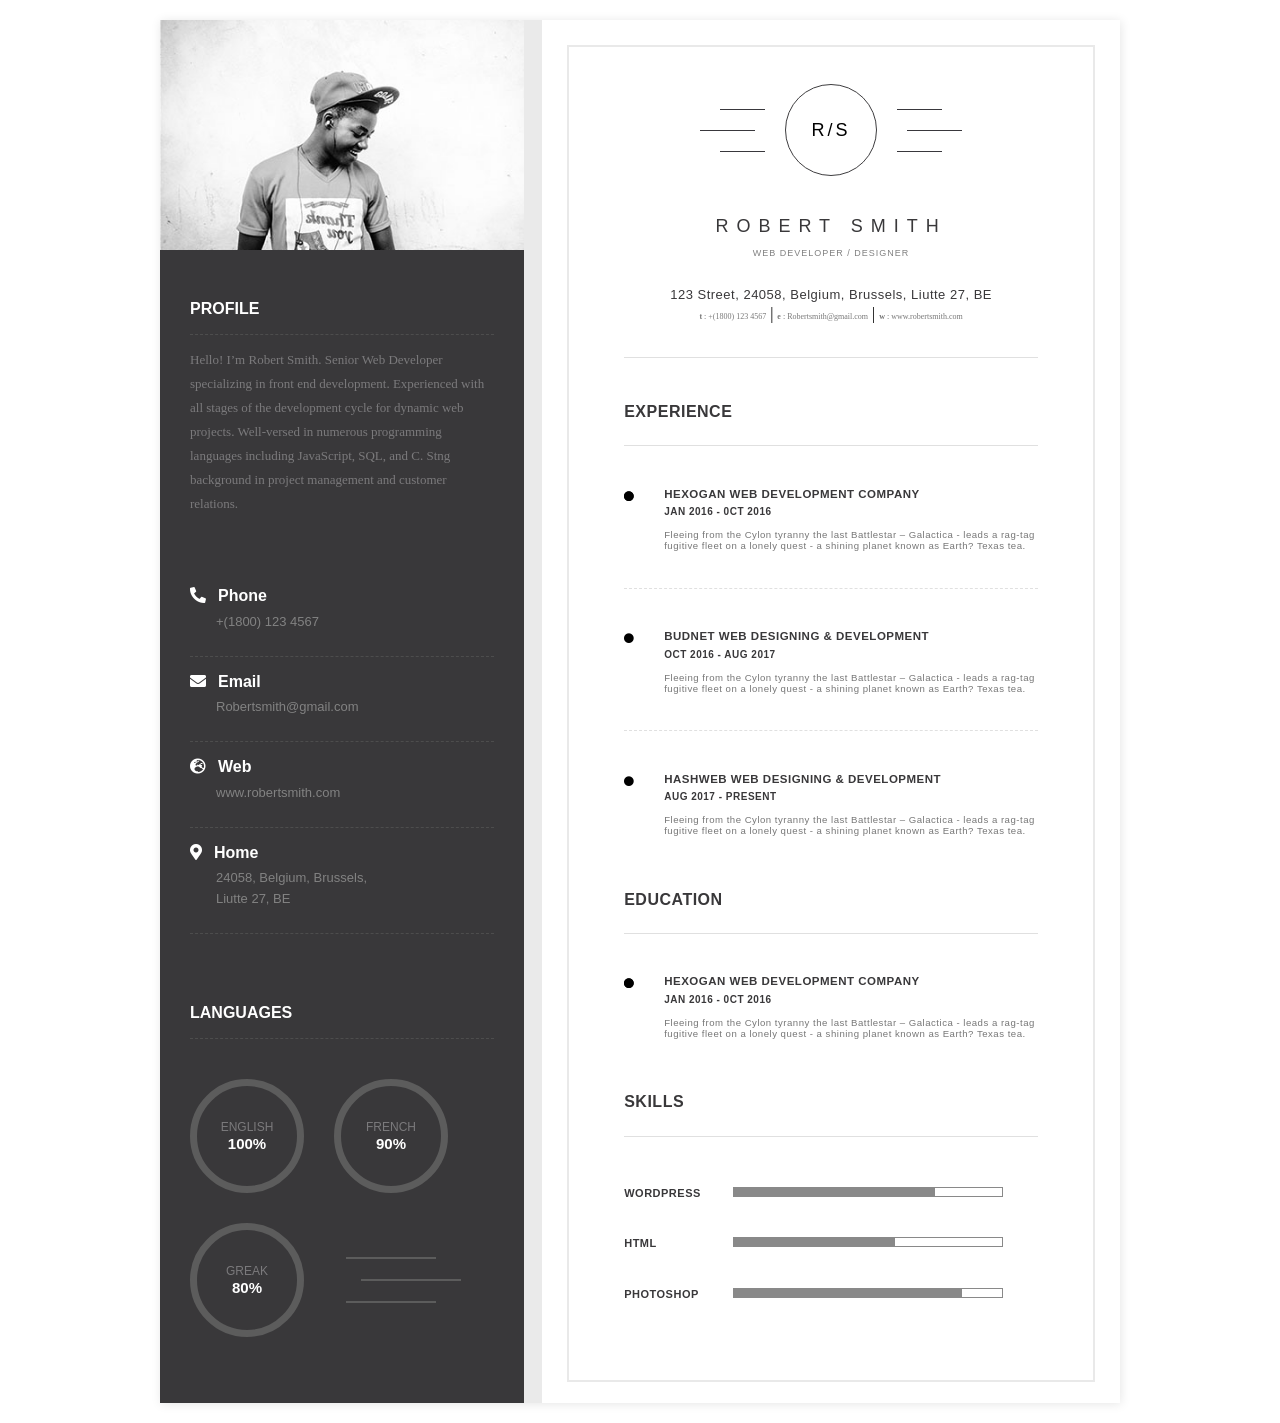
<file: resume/index.html>
<!DOCTYPE html>
<html lang="en">
<head>
	<meta charset="UTF-8">
	<title>Document</title>
	<meta name="description" content=""/>
	<link rel="shortcut icon" href="img/favicon.ico" type="image/x-icon"/>
	<meta http-equiv="X-UA-Compatible" content="IE=edge" />
	<meta name="viewport" content="width=device-width, initial-scale=1, maximum-scale=1">
	<link rel="stylesheet" href="libs/normalize/normalize.css">
	<link rel="stylesheet" href="https://use.fontawesome.com/releases/v5.8.2/css/all.css">
	<link rel="stylesheet" href="css/main.css">
</head>
<body>
	<div class="container">
		<div class="profile">
			<div class="profile_photo"></div>
			<div class="profile_info">
				<h2 class='heading heading_light'>Profile</h2>
				<p>Hello! I’m Robert Smith. Senior Web Developer specializing in front end development. Experienced with all stages of the development cycle for dynamic web projects. Well-versed in numerous programming languages including JavaScript, SQL, and C. Stng background in project management and customer relations.</p>
				<div class="contacts">
					<div class="contacts_item">
						<h3><i class="fas fa-phone fa-flip-horizontal"></i>Phone</h3>
						<a href="+18001234567" class="contacts_text">+(1800) 123 4567</a>
					</div>
					<div class="contacts_item">
						<h3><i class="fas fa-envelope"></i>Email</h3>
						<a href="email:Robertsmith@gamil.com" class="contacts_text">Robertsmith@gmail.com</a>
					</div>
					<div class="contacts_item">
						<h3><i class="fas fa-globe-europe"></i>Web</h3>
						<a href="http://www.robertsmith.com" class="contacts_text">www.robertsmith.com</a>
					</div>
					<div class="contacts_item">
						<h3><i class="fas fa-map-marker-alt"></i>Home</h3>
						<address class="contacts_text">24058, Belgium, Brussels, <br> Liutte 27, BE</address>
					</div>
				</div>
				<h2 class="heading heading_light heading_media">Languages</h2>
				<div class="languages">
					<div class="language">
						<span class="language_title">English</span>
						<strong class="language_persent">100%</strong>
					</div>
					<div class="language">
						<span class="language_title">French</span>
						<strong class="language_persent">90%</strong>
					</div>
					<div class="language">
						<span class="language_title">Greak</span>
						<strong class="language_persent">80%</strong>
					</div>
					<div class="lines">
						<span class="line"></span>
						<span class="line"></span>
						<span class="line"></span>
					</div>
				</div>
			</div>
		</div>
		<div class="free-space">
		</div>
		<div class="resume">
			<div class="resume_wrap">
				<div class="resume_wrapper">
					<div class="logo">
						<div class="logo_lines logo_lines_left">
							<span class="logo_line"></span>
							<span class="logo_line"></span>
							<span class="logo_line"></span>
						</div>
						<div class="logo_img">R/S</div>
						<div class="logo_lines logo_lines_right">
							<span class="logo_line"></span>
							<span class="logo_line"></span>
							<span class="logo_line"></span>
						</div>
					</div>
					<div class="about">
						<div class="name">
							<h1>Robert Smith</h1>
							<span>Web Developer / Designer</span>
						</div>
						<div class="about-contacts">
							<address>123 Street, 24058, Belgium, Brussels, Liutte 27, BE</address>
							<a href="+18001234567"><b>t</b> : +(1800) 123 4567</a> |
							<a href="email:Robertsmith@gamil.com"><b>e</b> : Robertsmith@gmail.com</a> |
							<a href="http://www.robertsmith.com"><b>w</b> : www.robertsmith.com</a>
						</div>
						<div class="about-border"></div>
					</div>
					<div class="experience">
						<h2 class="experience-title">Experience</h2>
						<div class="experience-item">
							<i class="fas fa-circle"></i>
							<h3><i class="fas fa-circle"></i>Hexogan Web Development Company</h3>
							<span>Jan 2016 - 0ct 2016</span>
							<p>Fleeing from the Cylon tyranny the last Battlestar – Galactica - leads a rag-tag fugitive fleet on a lonely quest - a shining planet known as Earth? Texas tea.</p>
						</div>
						<div class="experience-item">
							<h3><i class="fas fa-circle"></i>Budnet Web Designing & Development</h3>
							<span>Oct 2016 - Aug 2017</span>
							<p>Fleeing from the Cylon tyranny the last Battlestar – Galactica - leads a rag-tag fugitive fleet on a lonely quest - a shining planet known as Earth? Texas tea.</p>
						</div>
						<div class="experience-item">
							<h3><i class="fas fa-circle"></i>HashWeb Web Designing & Development</h3>
							<span>Aug 2017 - Present</span>
							<p>Fleeing from the Cylon tyranny the last Battlestar – Galactica - leads a rag-tag fugitive fleet on a lonely quest - a shining planet known as Earth? Texas tea.</p>
						</div>
					</div>
					<div class="education">
						<h2 class="education-title">Education</h2>
						<div class="education-item">
							<i class="fas fa-circle"></i>
							<h3><i class="fas fa-circle"></i>Hexogan Web Development Company</h3>
							<span>Jan 2016 - 0ct 2016</span>
							<p>Fleeing from the Cylon tyranny the last Battlestar – Galactica - leads a rag-tag fugitive fleet on a lonely quest - a shining planet known as Earth? Texas tea.</p>
						</div>
					</div>
					<div class="skills">
						<h2 class="skills-title">Skills</h2>
						<div class="skills_wrap">
							<ul class="skills-item">
								<li>Wordpress
									<div class="level level-75"></div>
								</li>
								<li>HTML
									<div class="level level-60"></div>
								</li>
								<li>Photoshop
									<div class="level level-85"></div>
								</li>
							</ul>
						</div>
					</div>
				</div>
			</div>
		</div>
	</div>
	<script src='js/common.js'></script>
</body>
</html>
</file>
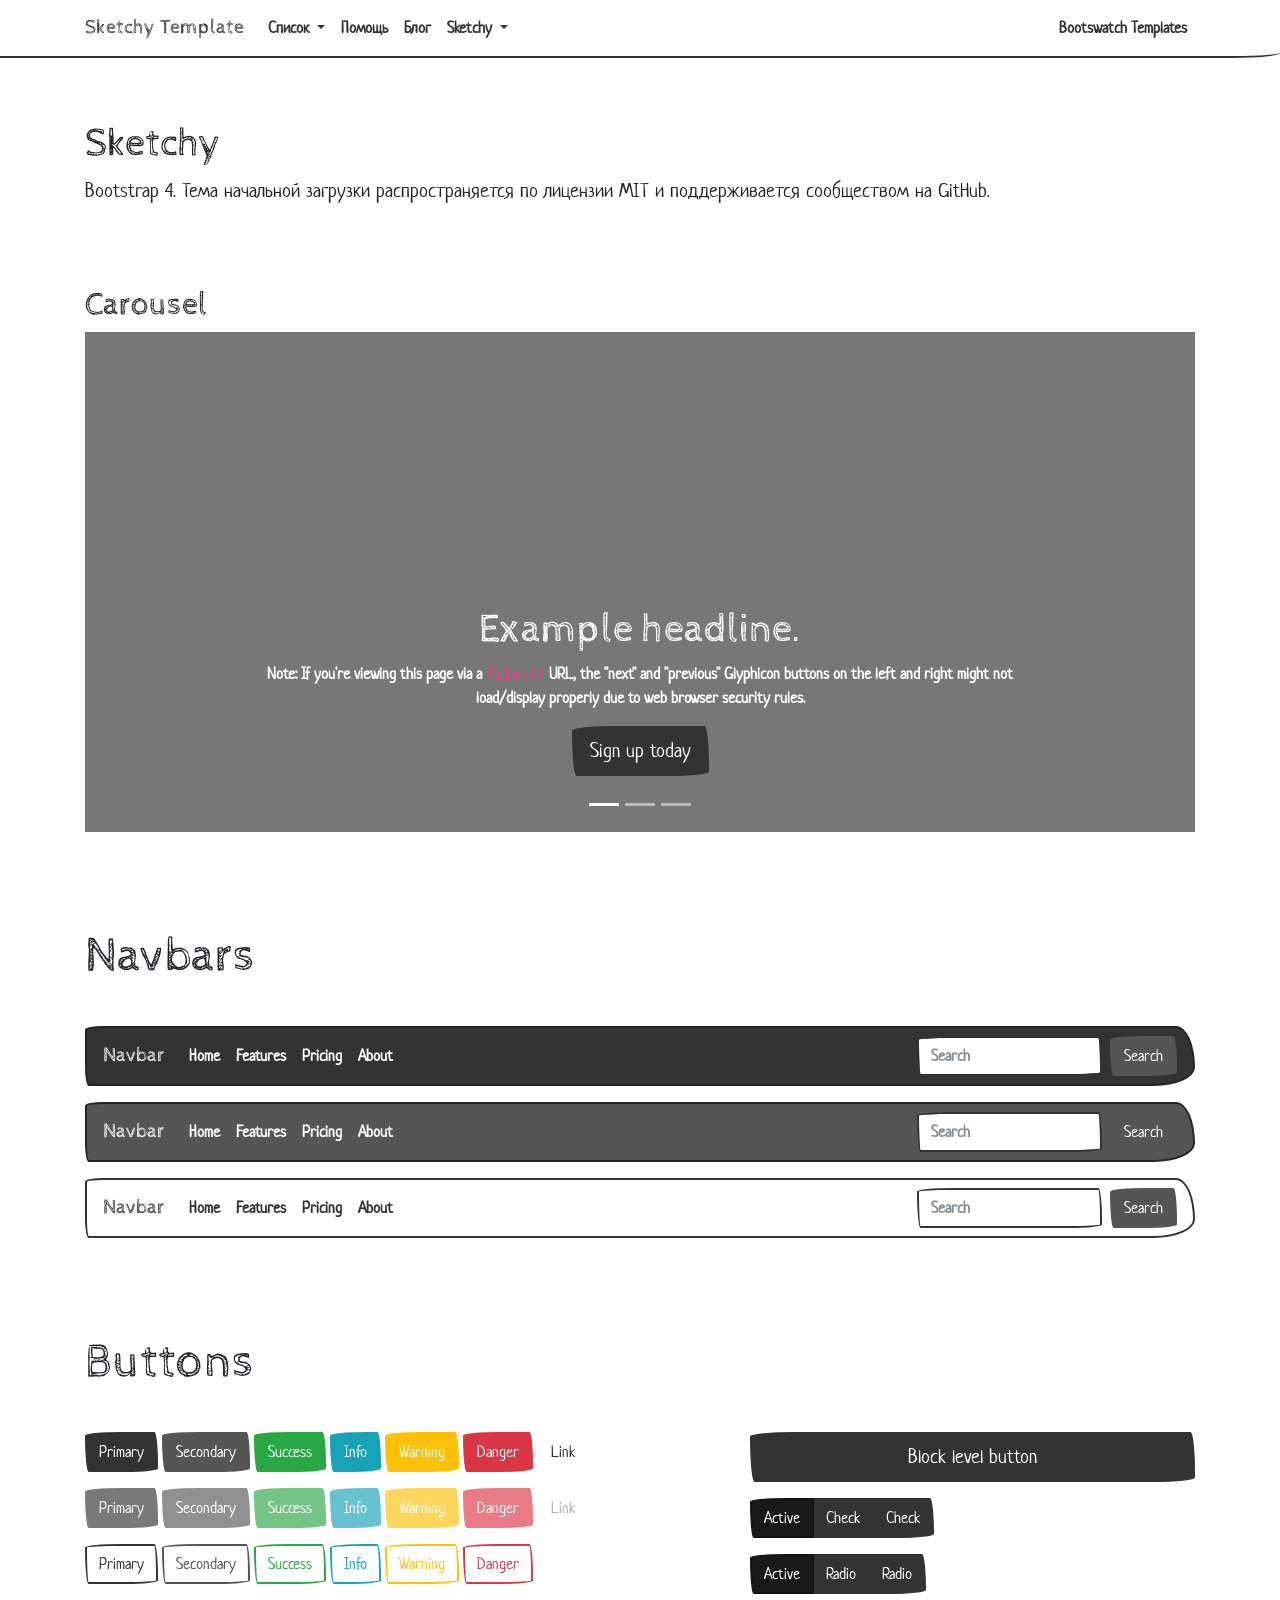
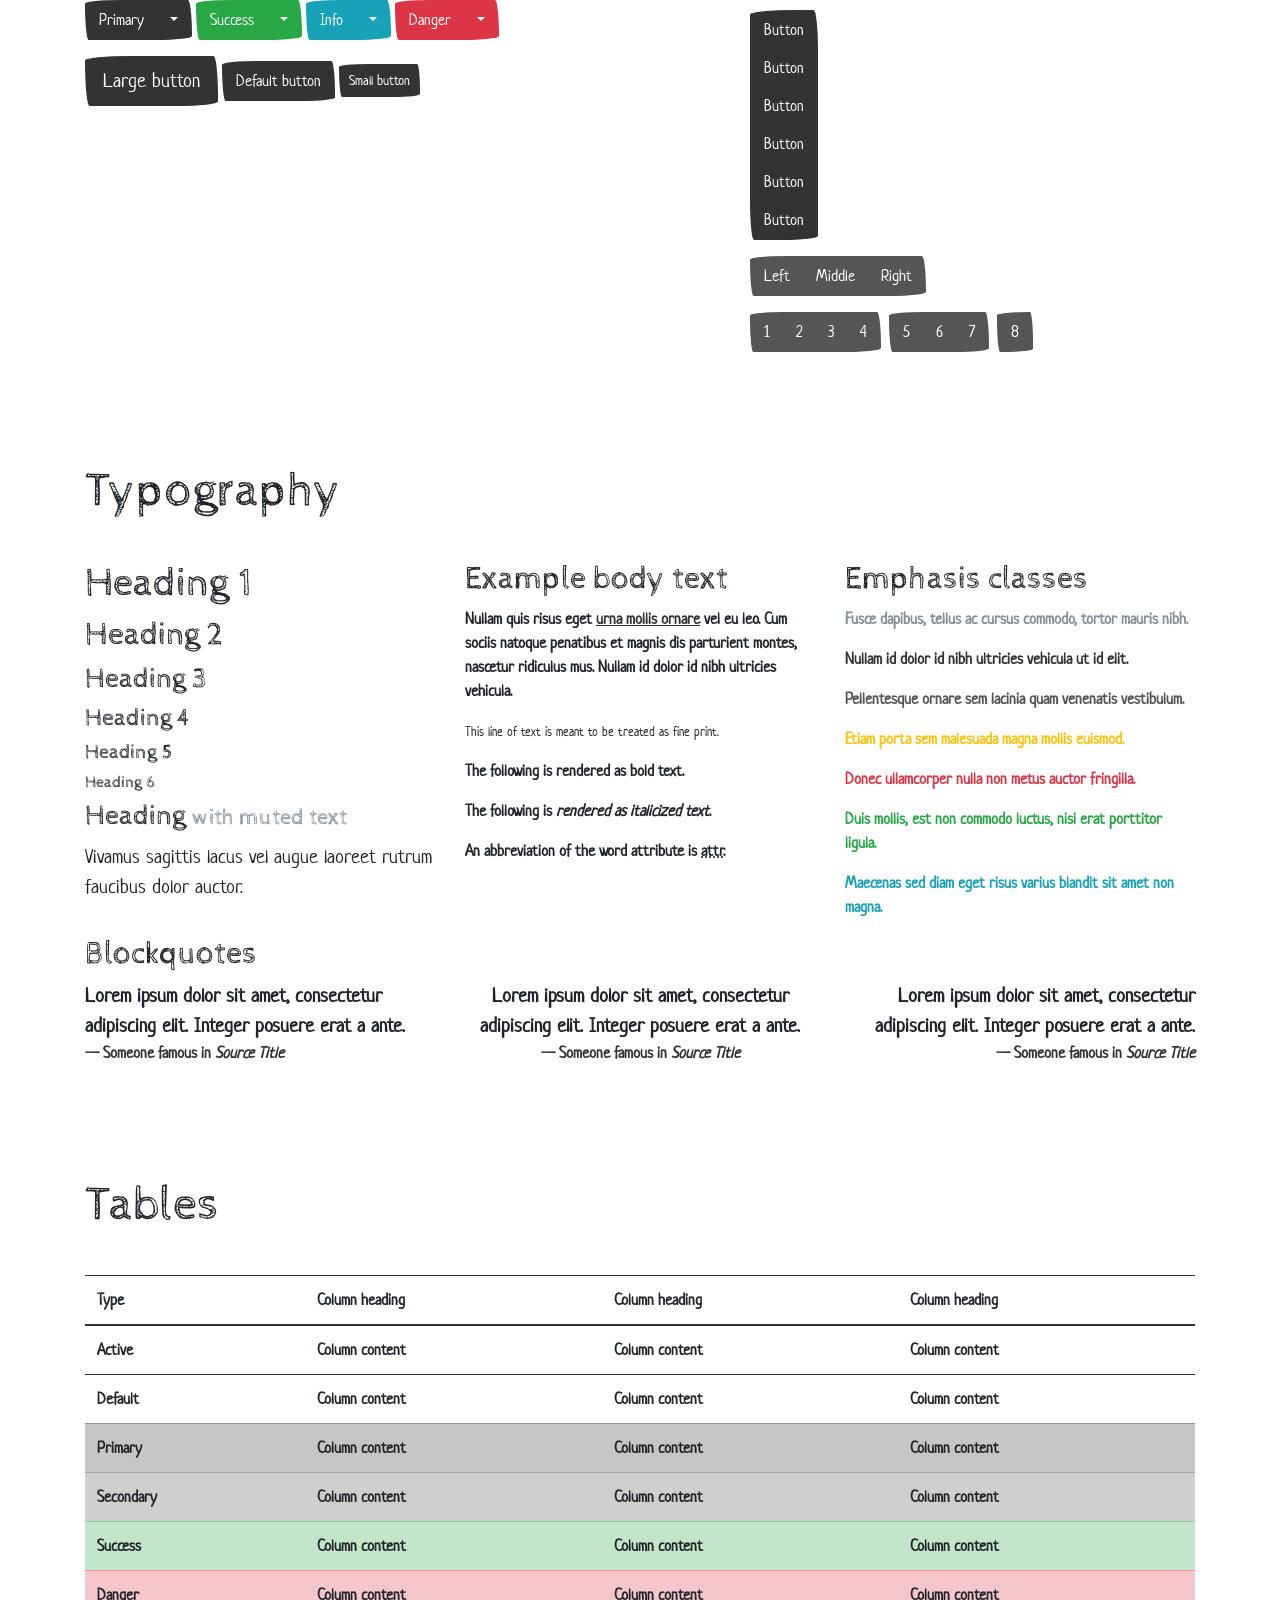
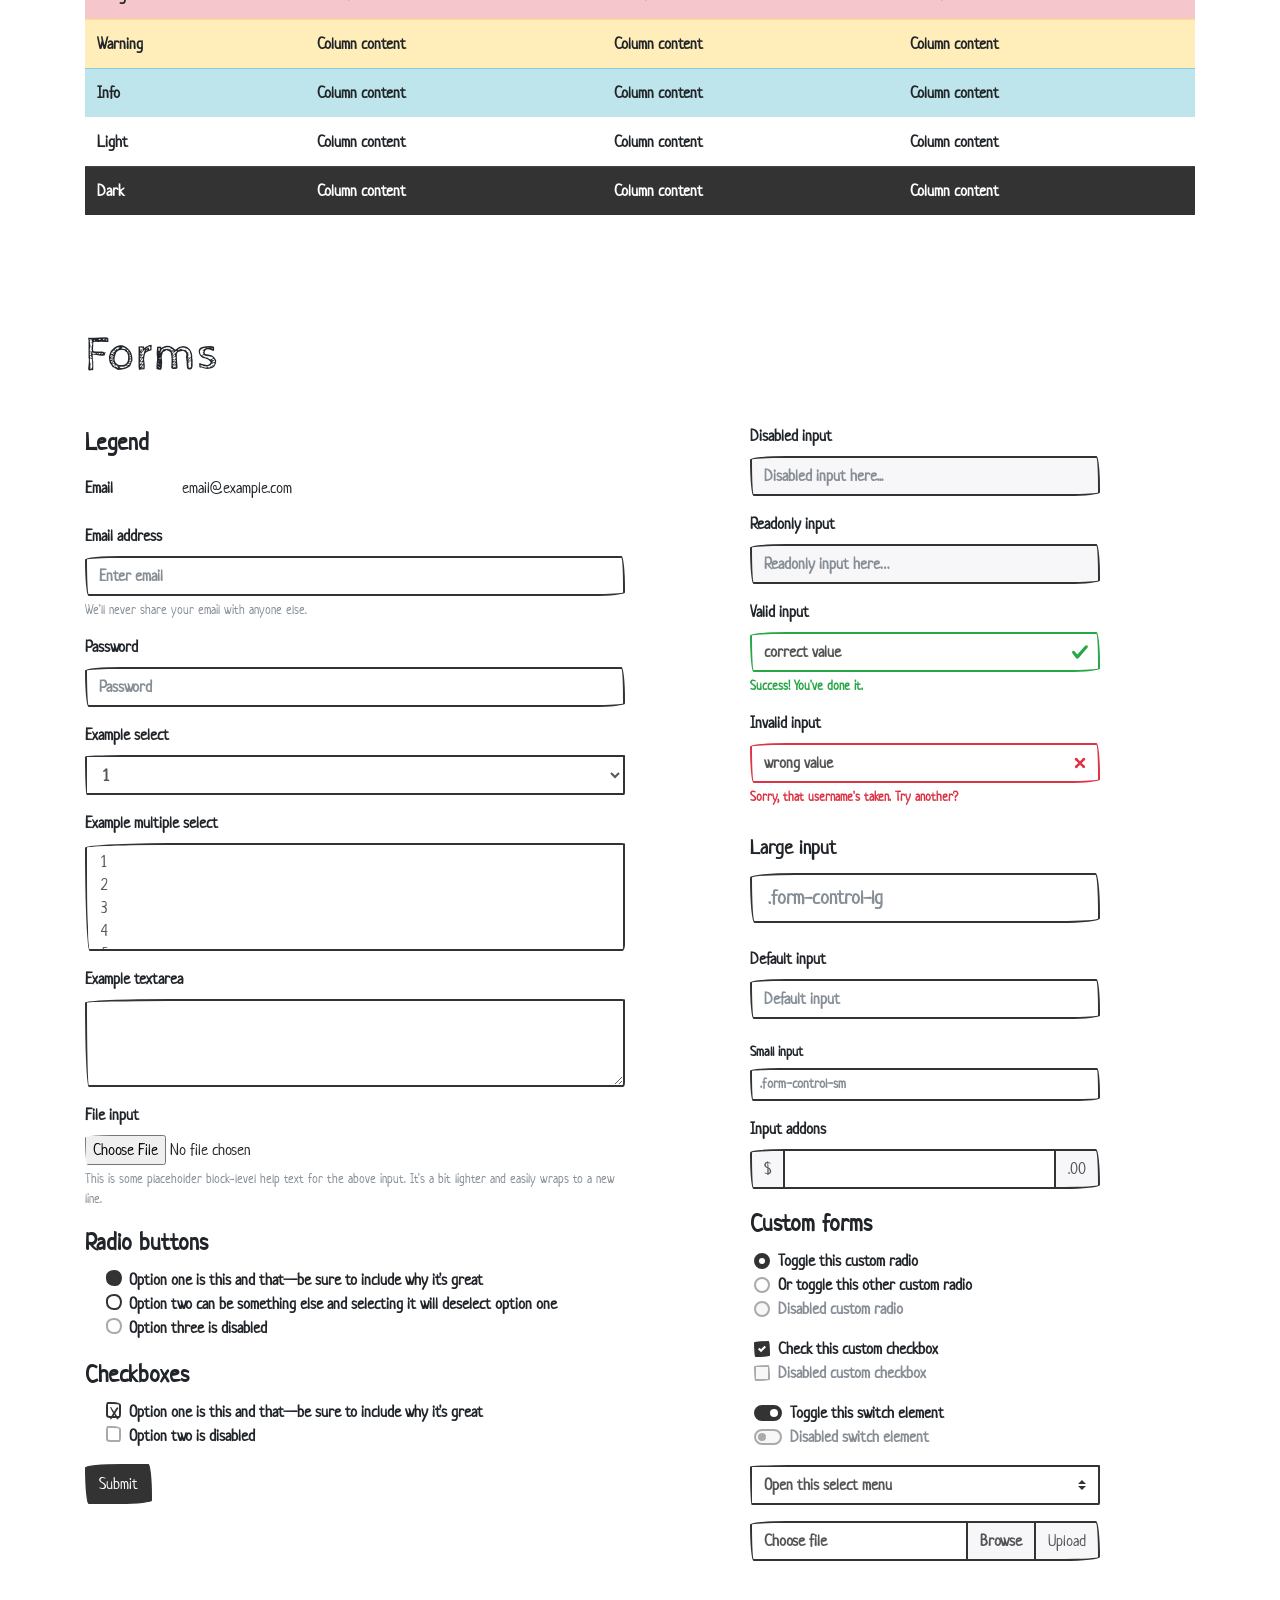
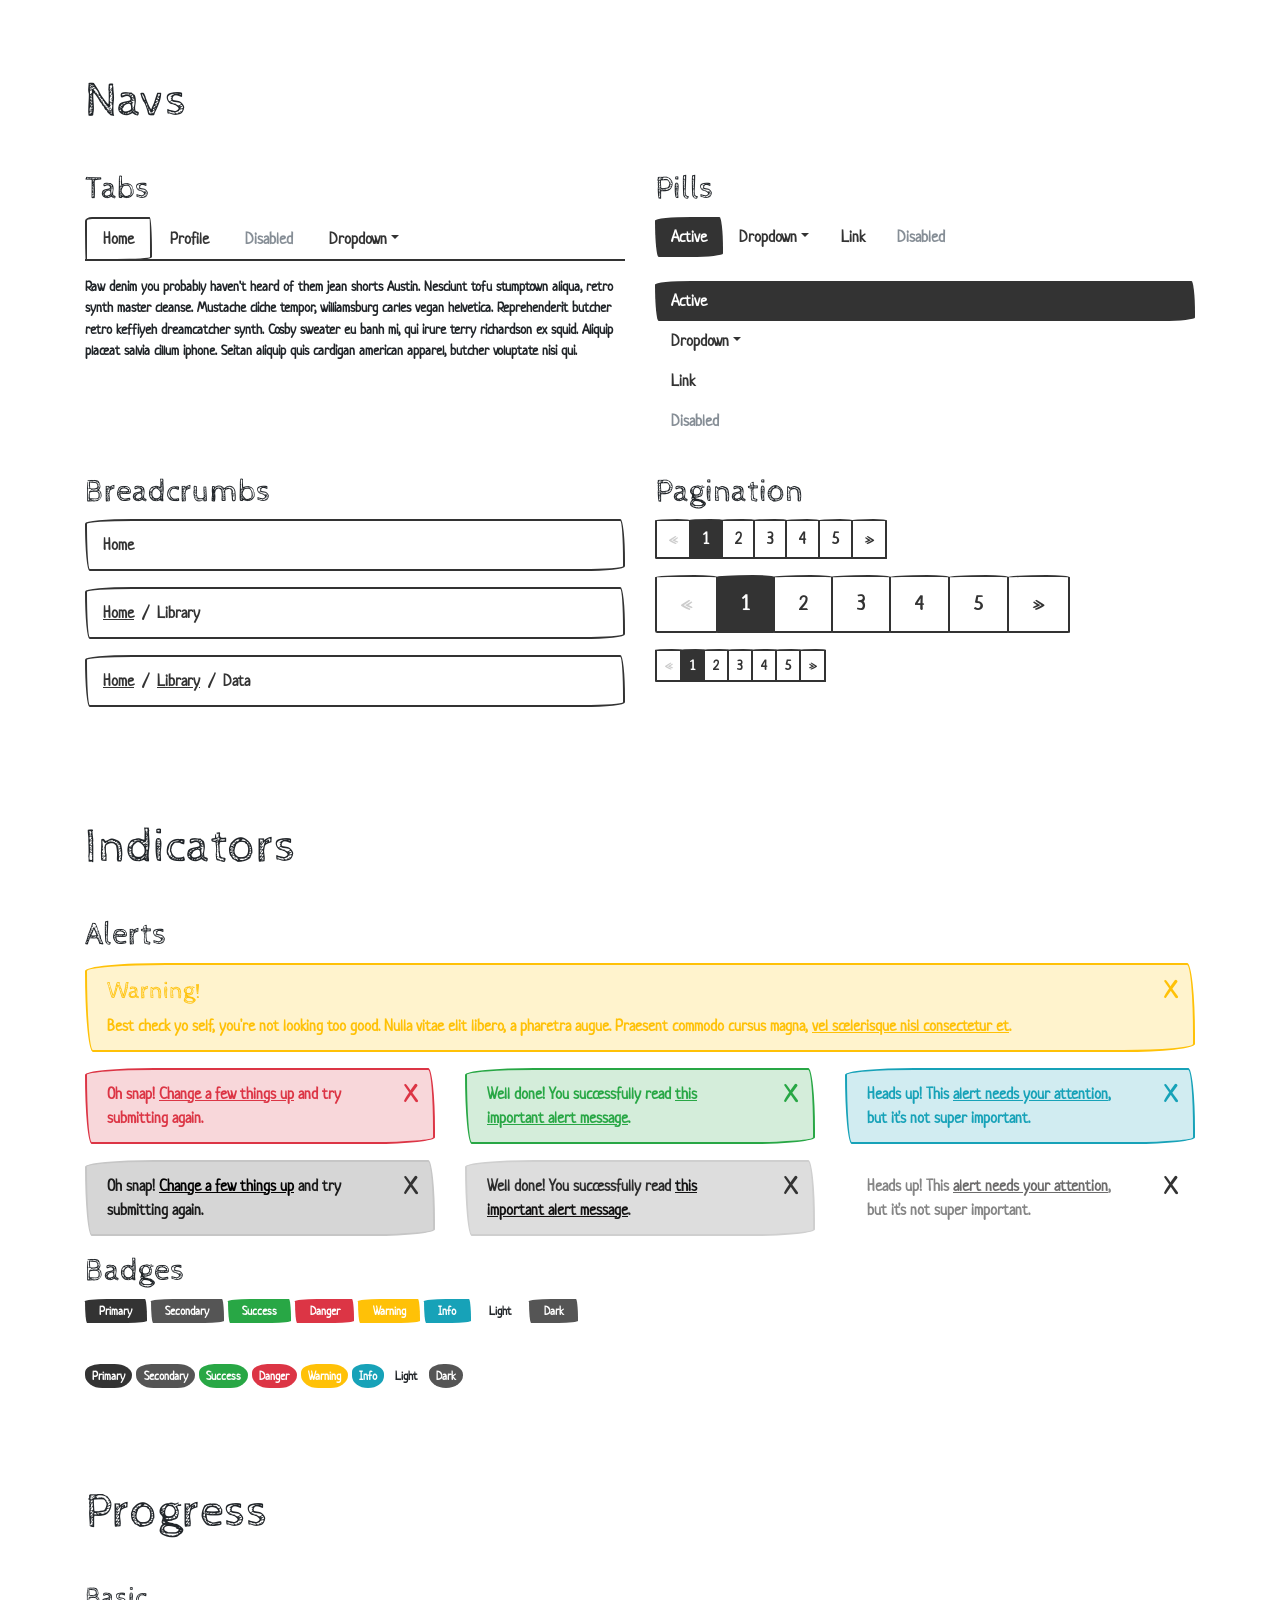
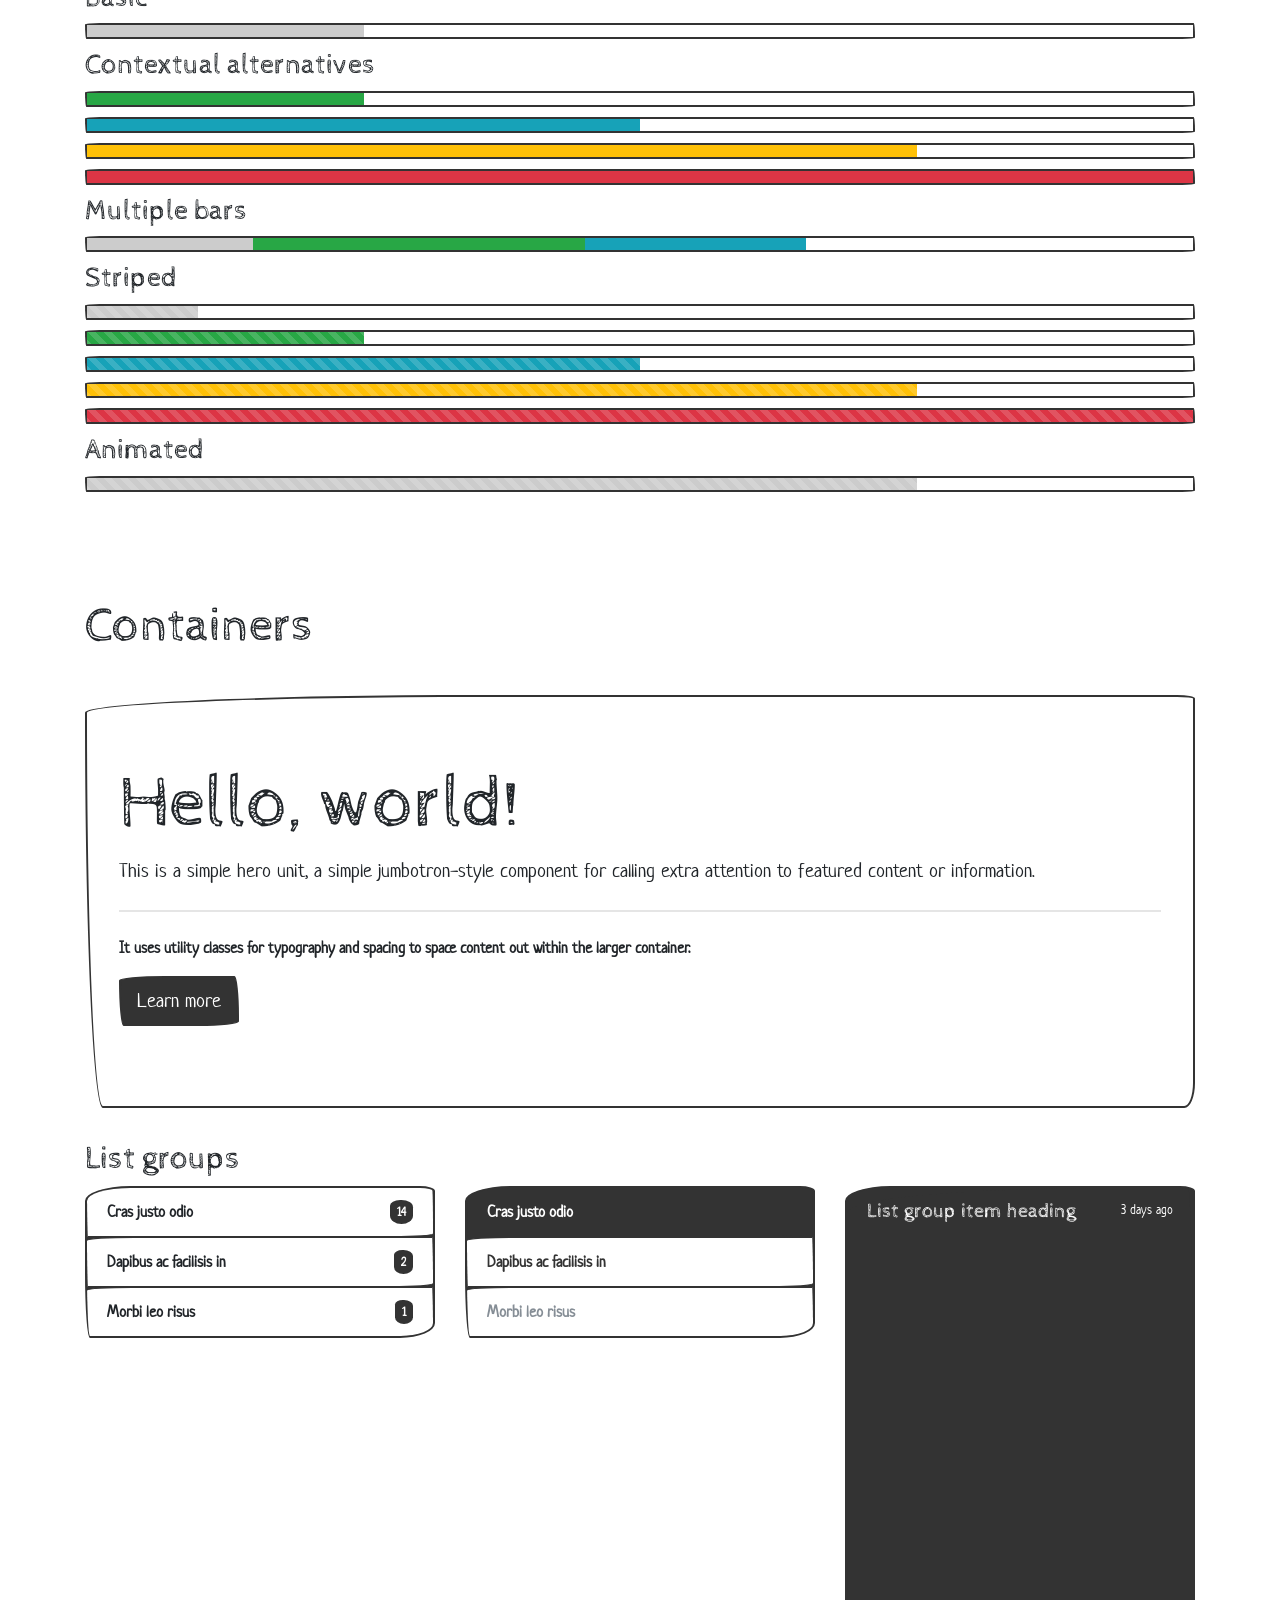
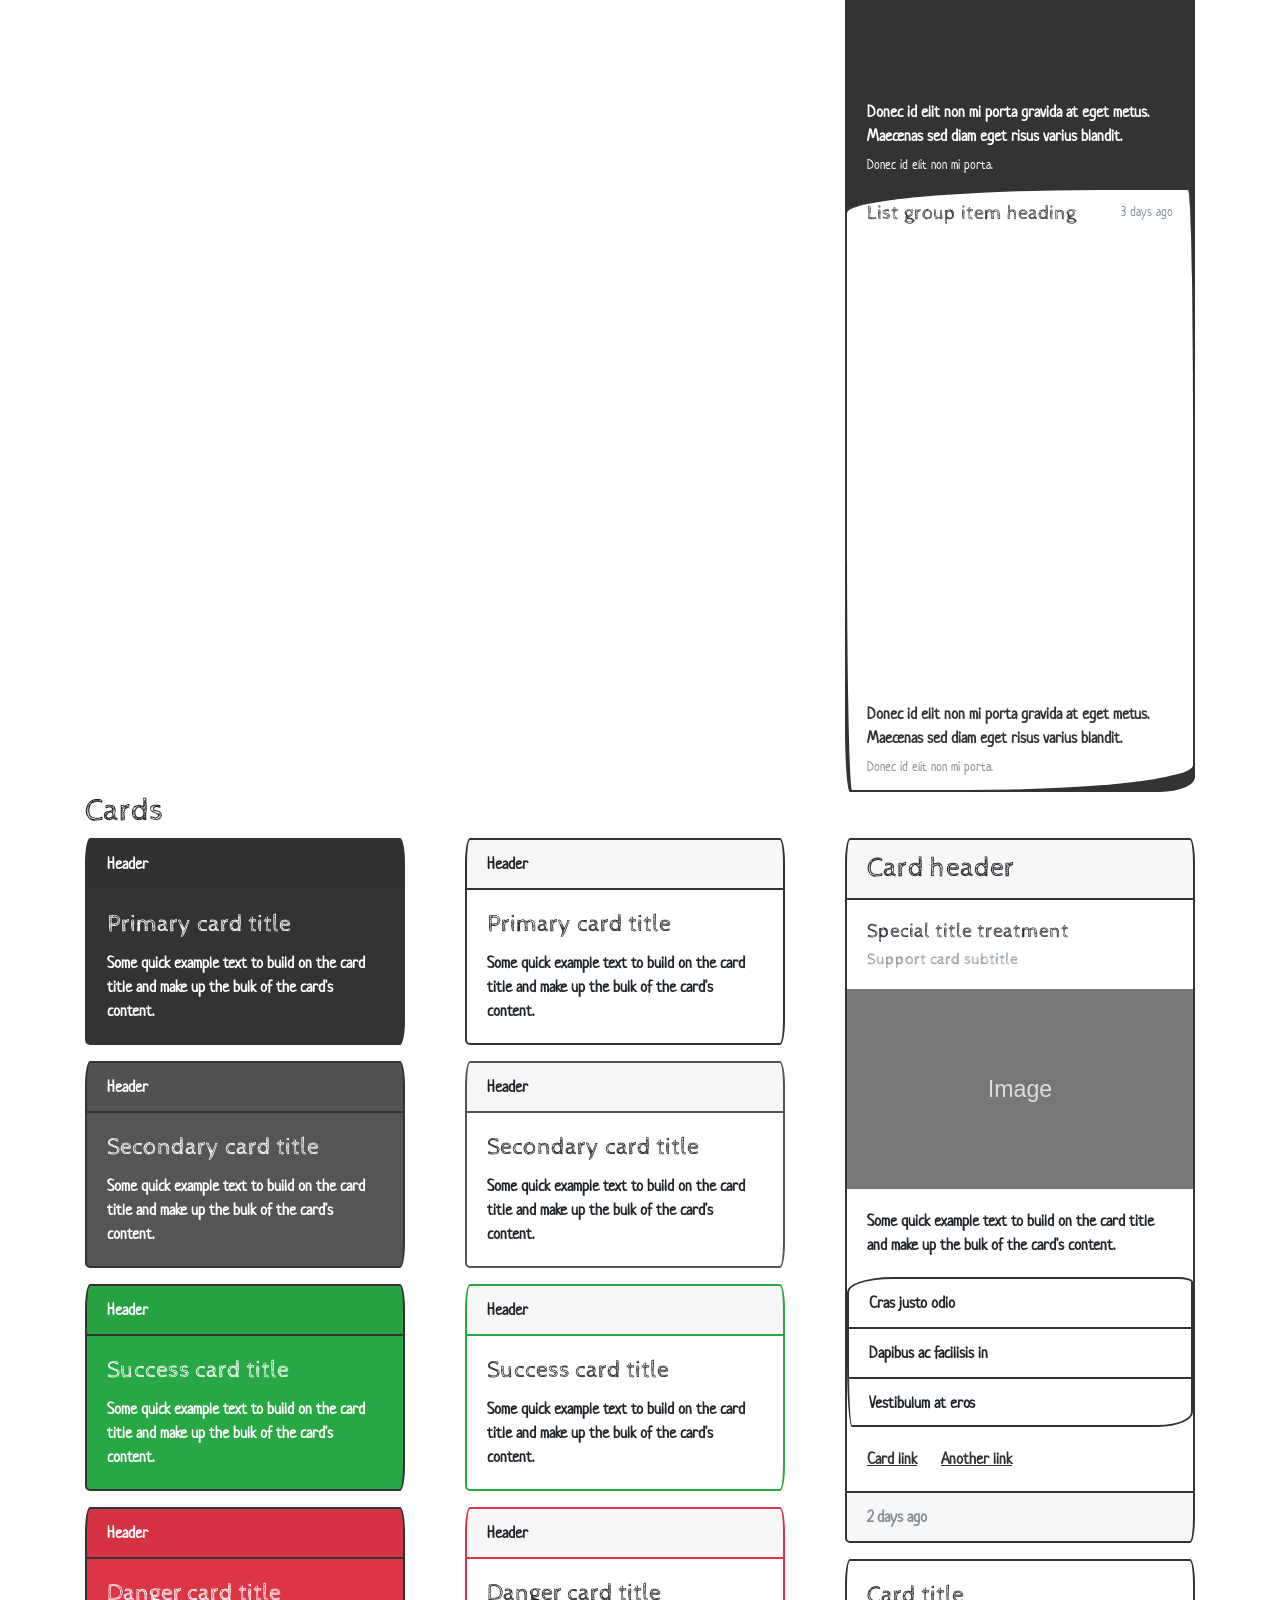
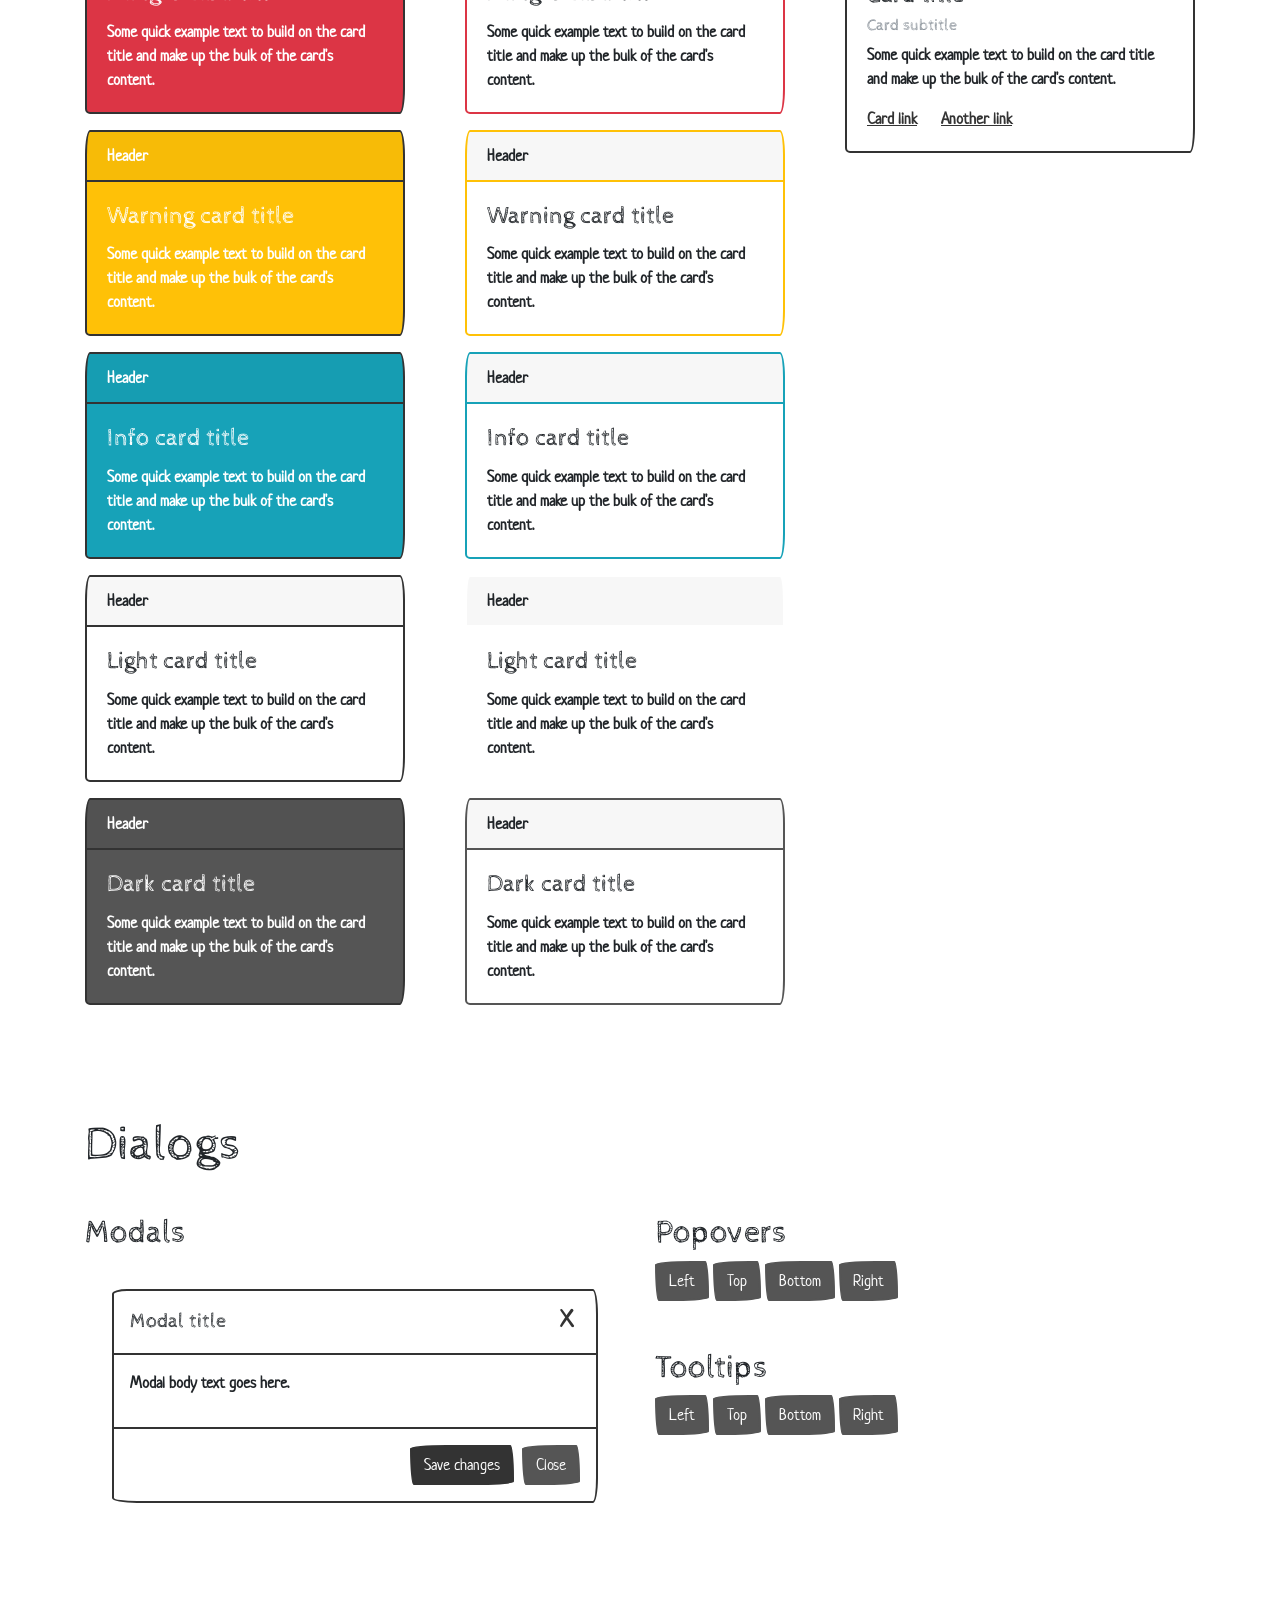
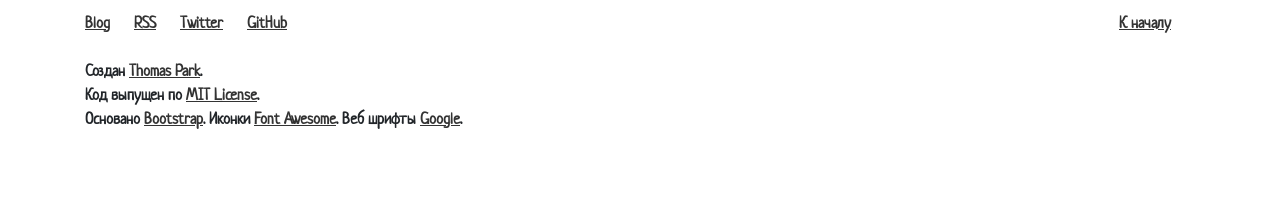
<file: sketchyb4/index.html>
<!DOCTYPE html>
<html lang="en">
<head>
  <meta charset="utf-8">
  <title>Sketchy Template</title>
  <meta name="viewport" content="width=device-width, initial-scale=1">
  <meta http-equiv="X-UA-Compatible" content="IE=edge" />
  
  <link rel="stylesheet" href="css/bootstrap_sketchy.css" media="screen">
  <link rel="stylesheet" href="css/custom.min.css">

<!-- You Custom Bootstrap Skin -->
  <link rel="stylesheet" href="css/bootstrap_skin.css" />

</head>
<body>
  <div class="navbar navbar-expand-lg fixed-top navbar-light bg-light">
    <div class="container">
      <a href="../" class="navbar-brand">Sketchy Template</a>
      <button class="navbar-toggler" type="button" data-toggle="collapse" data-target="#navbarResponsive" aria-controls="navbarResponsive" aria-expanded="false" aria-label="Toggle navigation">
        <span class="navbar-toggler-icon"></span>
      </button>
      <div class="collapse navbar-collapse" id="navbarResponsive">
        <ul class="navbar-nav">
          <li class="nav-item dropdown">
            <a class="nav-link dropdown-toggle" data-toggle="dropdown" href="#" id="themes">Список <span class="caret"></span></a>
            <div class="dropdown-menu" aria-labelledby="themes">
              <a class="dropdown-item" href="№">По умолчанию</a>
              <div class="dropdown-divider"></div>
              <a class="dropdown-item" href="#">Пункт 1</a>
              <a class="dropdown-item" href="#">Пункт 2</a>
              <a class="dropdown-item" href="#">Пункт 3</a>
              <a class="dropdown-item" href="#">Пункт 4</a>
              <a class="dropdown-item" href="#">Пункт 5</a>
              <a class="dropdown-item" href="#">Пункт 6</a>
            </div>
          </li>
          <li class="nav-item">
            <a class="nav-link" href="#">Помощь</a>
          </li>
          <li class="nav-item">
            <a class="nav-link" href="http://blog.bootswatch.com">Блог</a>
          </li>
          <li class="nav-item dropdown">
            <a class="nav-link dropdown-toggle" data-toggle="dropdown" href="#" id="download">Sketchy <span class="caret"></span></a>
            <div class="dropdown-menu" aria-labelledby="download">
              <a class="dropdown-item" target="_blank" href="https://jsfiddle.net/bootswatch/gbuemo39/">Открыть в JSFiddle</a>
              <div class="dropdown-divider"></div>
              <a class="dropdown-item" href="../bootstrap.min.css" download>bootstrap.min.css</a>
              <a class="dropdown-item" href="../bootstrap.css" download>bootstrap.css</a>
              <div class="dropdown-divider"></div>
              <a class="dropdown-item" href="../_variables.scss" download>_variables.scss</a>
              <a class="dropdown-item" href="../_bootswatch.scss" download>_bootswatch.scss</a>
            </div>
          </li>
        </ul>

        <ul class="nav navbar-nav ml-auto">
          <li class="nav-item">
            <a class="nav-link" href="https://bootswatch.com" target="_blank">Bootswatch Templates</a>
          </li>
        </ul>
      </div>
    </div>
  </div>

  <div class="container">
    <div class="page-header" id="banner">
      <div class="row">
        <div class="col-lg-10 col-md-7 col-sm-6">
          <h1>Sketchy</h1>
          <p class="lead">Bootstrap 4. Тема начальной загрузки распространяется по лицензии MIT и поддерживается сообществом на GitHub.</p>
        </div>
      </div>
    </div>

<!-- Carousel
  ================================================== -->
  <div class="bs-docs-section clearfix">
    <div class="row">
      <div class="col-lg-12">
        <div class="page-header">
          <h2>Carousel</h2>
        </div>
        <div class="bs-component">
          <div id="carouselExampleIndicators" class="carousel slide" data-ride="carousel">
            <!-- Indicators -->
            <ol class="carousel-indicators">
              <li data-target="#carouselExampleIndicators" data-slide-to="0" class="active"></li>
              <li data-target="#carouselExampleIndicators" data-slide-to="1"></li>
              <li data-target="#carouselExampleIndicators" data-slide-to="2"></li>
            </ol>
            <div class="carousel-inner" role="listbox">
              <div class="carousel-item active">
                <img class="d-block w-100" src="[data-uri]" alt="First slide">
                <div class="container">
                  <div class="carousel-caption">
                    <h1>Example headline.</h1>
                    <p>Note: If you're viewing this page via a <code>file://</code> URL, the "next" and "previous" Glyphicon buttons on the left and right might not load/display properly due to web browser security rules.</p>
                    <p><a class="btn btn-lg btn-primary" href="#" role="button">Sign up today</a></p>
                  </div>
                </div>
              </div>
              <div class="carousel-item">
                <img class="d-block w-100" src="[data-uri]" alt="Second slide">
                <div class="container">
                  <div class="carousel-caption">
                    <h1>Another example headline.</h1>
                    <p>Cras justo odio, dapibus ac facilisis in, egestas eget quam. Donec id elit non mi porta gravida at eget metus. Nullam id dolor id nibh ultricies vehicula ut id elit.</p>
                    <p><a class="btn btn-lg btn-primary" href="#" role="button">Learn more</a></p>
                  </div>
                </div>
              </div>
              <div class="carousel-item">
                <img class="d-block w-100" src="[data-uri]" alt="Third slide">
                <div class="container">
                  <div class="carousel-caption">
                    <h1>One more for good measure.</h1>
                    <p>Cras justo odio, dapibus ac facilisis in, egestas eget quam. Donec id elit non mi porta gravida at eget metus. Nullam id dolor id nibh ultricies vehicula ut id elit.</p>
                    <p><a class="btn btn-lg btn-primary" href="#" role="button">Browse gallery</a></p>
                  </div>
                </div>
              </div>
            </div>
            <a class="left carousel-control" href="#carouselExampleIndicators" role="button" data-slide="prev">
              <span class="glyphicon glyphicon-chevron-left" aria-hidden="true"></span>
              <span class="sr-only">Previous</span>
            </a>
            <a class="right carousel-control" href="#carouselExampleIndicators" role="button" data-slide="next">
              <span class="glyphicon glyphicon-chevron-right" aria-hidden="true"></span>
              <span class="sr-only">Next</span>
            </a>
          </div><!-- /.carousel -->
        </div>
      </div>
    </div>
  </div>


<!-- Navbar
  ================================================== -->
  <div class="bs-docs-section clearfix">
    <div class="row">
      <div class="col-lg-12">
        <div class="page-header">
          <h1 id="navbars">Navbars</h1>
        </div>

        <div class="bs-component">
          <nav class="navbar navbar-expand-lg navbar-dark bg-primary">
            <a class="navbar-brand" href="#">Navbar</a>
            <button class="navbar-toggler" type="button" data-toggle="collapse" data-target="#navbarColor01" aria-controls="navbarColor01" aria-expanded="false" aria-label="Toggle navigation">
              <span class="navbar-toggler-icon"></span>
            </button>

            <div class="collapse navbar-collapse" id="navbarColor01">
              <ul class="navbar-nav mr-auto">
                <li class="nav-item active">
                  <a class="nav-link" href="#">Home <span class="sr-only">(current)</span></a>
                </li>
                <li class="nav-item">
                  <a class="nav-link" href="#">Features</a>
                </li>
                <li class="nav-item">
                  <a class="nav-link" href="#">Pricing</a>
                </li>
                <li class="nav-item">
                  <a class="nav-link" href="#">About</a>
                </li>
              </ul>
              <form class="form-inline my-2 my-lg-0">
                <input class="form-control mr-sm-2" type="text" placeholder="Search">
                <button class="btn btn-secondary my-2 my-sm-0" type="submit">Search</button>
              </form>
            </div>
          </nav>
        </div>

        <div class="bs-component">
          <nav class="navbar navbar-expand-lg navbar-dark bg-dark">
            <a class="navbar-brand" href="#">Navbar</a>
            <button class="navbar-toggler" type="button" data-toggle="collapse" data-target="#navbarColor02" aria-controls="navbarColor02" aria-expanded="false" aria-label="Toggle navigation">
              <span class="navbar-toggler-icon"></span>
            </button>

            <div class="collapse navbar-collapse" id="navbarColor02">
              <ul class="navbar-nav mr-auto">
                <li class="nav-item active">
                  <a class="nav-link" href="#">Home <span class="sr-only">(current)</span></a>
                </li>
                <li class="nav-item">
                  <a class="nav-link" href="#">Features</a>
                </li>
                <li class="nav-item">
                  <a class="nav-link" href="#">Pricing</a>
                </li>
                <li class="nav-item">
                  <a class="nav-link" href="#">About</a>
                </li>
              </ul>
              <form class="form-inline my-2 my-lg-0">
                <input class="form-control mr-sm-2" type="text" placeholder="Search">
                <button class="btn btn-secondary my-2 my-sm-0" type="submit">Search</button>
              </form>
            </div>
          </nav>
        </div>

        <div class="bs-component">
          <nav class="navbar navbar-expand-lg navbar-light bg-light">
            <a class="navbar-brand" href="#">Navbar</a>
            <button class="navbar-toggler" type="button" data-toggle="collapse" data-target="#navbarColor03" aria-controls="navbarColor03" aria-expanded="false" aria-label="Toggle navigation">
              <span class="navbar-toggler-icon"></span>
            </button>

            <div class="collapse navbar-collapse" id="navbarColor03">
              <ul class="navbar-nav mr-auto">
                <li class="nav-item active">
                  <a class="nav-link" href="#">Home <span class="sr-only">(current)</span></a>
                </li>
                <li class="nav-item">
                  <a class="nav-link" href="#">Features</a>
                </li>
                <li class="nav-item">
                  <a class="nav-link" href="#">Pricing</a>
                </li>
                <li class="nav-item">
                  <a class="nav-link" href="#">About</a>
                </li>
              </ul>
              <form class="form-inline my-2 my-lg-0">
                <input class="form-control mr-sm-2" type="text" placeholder="Search">
                <button class="btn btn-secondary my-2 my-sm-0" type="submit">Search</button>
              </form>
            </div>
          </nav>
        </div>

      </div>
    </div>
  </div>


<!-- Buttons
  ================================================== -->
  <div class="bs-docs-section">
    <div class="page-header">
      <div class="row">
        <div class="col-lg-12">
          <h1 id="buttons">Buttons</h1>
        </div>
      </div>
    </div>

    <div class="row">
      <div class="col-lg-7">
        <p class="bs-component">
          <button type="button" class="btn btn-primary">Primary</button>
          <button type="button" class="btn btn-secondary">Secondary</button>
          <button type="button" class="btn btn-success">Success</button>
          <button type="button" class="btn btn-info">Info</button>
          <button type="button" class="btn btn-warning">Warning</button>
          <button type="button" class="btn btn-danger">Danger</button>
          <button type="button" class="btn btn-link">Link</button>
        </p>

        <p class="bs-component">
          <button type="button" class="btn btn-primary disabled">Primary</button>
          <button type="button" class="btn btn-secondary disabled">Secondary</button>
          <button type="button" class="btn btn-success disabled">Success</button>
          <button type="button" class="btn btn-info disabled">Info</button>
          <button type="button" class="btn btn-warning disabled">Warning</button>
          <button type="button" class="btn btn-danger disabled">Danger</button>
          <button type="button" class="btn btn-link disabled">Link</button>
        </p>

        <p class="bs-component">
          <button type="button" class="btn btn-outline-primary">Primary</button>
          <button type="button" class="btn btn-outline-secondary">Secondary</button>
          <button type="button" class="btn btn-outline-success">Success</button>
          <button type="button" class="btn btn-outline-info">Info</button>
          <button type="button" class="btn btn-outline-warning">Warning</button>
          <button type="button" class="btn btn-outline-danger">Danger</button>
        </p>

        <div class="bs-component">
          <div class="btn-group" role="group" aria-label="Button group with nested dropdown">
            <button type="button" class="btn btn-primary">Primary</button>
            <div class="btn-group" role="group">
              <button id="btnGroupDrop1" type="button" class="btn btn-primary dropdown-toggle" data-toggle="dropdown" aria-haspopup="true" aria-expanded="false"></button>
              <div class="dropdown-menu" aria-labelledby="btnGroupDrop1">
                <a class="dropdown-item" href="#">Dropdown link</a>
                <a class="dropdown-item" href="#">Dropdown link</a>
              </div>
            </div>
          </div>

          <div class="btn-group" role="group" aria-label="Button group with nested dropdown">
            <button type="button" class="btn btn-success">Success</button>
            <div class="btn-group" role="group">
              <button id="btnGroupDrop2" type="button" class="btn btn-success dropdown-toggle" data-toggle="dropdown" aria-haspopup="true" aria-expanded="false"></button>
              <div class="dropdown-menu" aria-labelledby="btnGroupDrop2">
                <a class="dropdown-item" href="#">Dropdown link</a>
                <a class="dropdown-item" href="#">Dropdown link</a>
              </div>
            </div>
          </div>

          <div class="btn-group" role="group" aria-label="Button group with nested dropdown">
            <button type="button" class="btn btn-info">Info</button>
            <div class="btn-group" role="group">
              <button id="btnGroupDrop3" type="button" class="btn btn-info dropdown-toggle" data-toggle="dropdown" aria-haspopup="true" aria-expanded="false"></button>
              <div class="dropdown-menu" aria-labelledby="btnGroupDrop3">
                <a class="dropdown-item" href="#">Dropdown link</a>
                <a class="dropdown-item" href="#">Dropdown link</a>
              </div>
            </div>
          </div>

          <div class="btn-group" role="group" aria-label="Button group with nested dropdown">
            <button type="button" class="btn btn-danger">Danger</button>
            <div class="btn-group" role="group">
              <button id="btnGroupDrop4" type="button" class="btn btn-danger dropdown-toggle" data-toggle="dropdown" aria-haspopup="true" aria-expanded="false"></button>
              <div class="dropdown-menu" aria-labelledby="btnGroupDrop4">
                <a class="dropdown-item" href="#">Dropdown link</a>
                <a class="dropdown-item" href="#">Dropdown link</a>
              </div>
            </div>
          </div>
        </div>

        <div class="bs-component">
          <button type="button" class="btn btn-primary btn-lg">Large button</button>
          <button type="button" class="btn btn-primary">Default button</button>
          <button type="button" class="btn btn-primary btn-sm">Small button</button>
        </div>

      </div>
      <div class="col-lg-5">

        <p class="bs-component">
          <button type="button" class="btn btn-primary btn-lg btn-block">Block level button</button>
        </p>

        <div class="bs-component" style="margin-bottom: 15px;">
          <div class="btn-group btn-group-toggle" data-toggle="buttons">
            <label class="btn btn-primary active">
              <input type="checkbox" checked autocomplete="off"> Active
            </label>
            <label class="btn btn-primary">
              <input type="checkbox" autocomplete="off"> Check
            </label>
            <label class="btn btn-primary">
              <input type="checkbox" autocomplete="off"> Check
            </label>
          </div>
        </div>

        <div class="bs-component" style="margin-bottom: 15px;">
          <div class="btn-group btn-group-toggle" data-toggle="buttons">
            <label class="btn btn-primary active">
              <input type="radio" name="options" id="option1" autocomplete="off" checked> Active
            </label>
            <label class="btn btn-primary">
              <input type="radio" name="options" id="option2" autocomplete="off"> Radio
            </label>
            <label class="btn btn-primary">
              <input type="radio" name="options" id="option3" autocomplete="off"> Radio
            </label>
          </div>
        </div>

        <div class="bs-component">
          <div class="btn-group-vertical" data-toggle="buttons">
            <button type="button" class="btn btn-primary">Button</button>
            <button type="button" class="btn btn-primary">Button</button>
            <button type="button" class="btn btn-primary">Button</button>
            <button type="button" class="btn btn-primary">Button</button>
            <button type="button" class="btn btn-primary">Button</button>
            <button type="button" class="btn btn-primary">Button</button>
          </div>
        </div>

        <div class="bs-component" style="margin-bottom: 15px;">
          <div class="btn-group" role="group" aria-label="Basic example">
            <button type="button" class="btn btn-secondary">Left</button>
            <button type="button" class="btn btn-secondary">Middle</button>
            <button type="button" class="btn btn-secondary">Right</button>
          </div>
        </div>

        <div class="bs-component" style="margin-bottom: 15px;">
          <div class="btn-toolbar" role="toolbar" aria-label="Toolbar with button groups">
            <div class="btn-group mr-2" role="group" aria-label="First group">
              <button type="button" class="btn btn-secondary">1</button>
              <button type="button" class="btn btn-secondary">2</button>
              <button type="button" class="btn btn-secondary">3</button>
              <button type="button" class="btn btn-secondary">4</button>
            </div>
            <div class="btn-group mr-2" role="group" aria-label="Second group">
              <button type="button" class="btn btn-secondary">5</button>
              <button type="button" class="btn btn-secondary">6</button>
              <button type="button" class="btn btn-secondary">7</button>
            </div>
            <div class="btn-group" role="group" aria-label="Third group">
              <button type="button" class="btn btn-secondary">8</button>
            </div>
          </div>
        </div>

      </div>
    </div>
  </div>

<!-- Typography
  ================================================== -->
  <div class="bs-docs-section">
    <div class="row">
      <div class="col-lg-12">
        <div class="page-header">
          <h1 id="typography">Typography</h1>
        </div>
      </div>
    </div>

    <!-- Headings -->

    <div class="row">
      <div class="col-lg-4">
        <div class="bs-component">
          <h1>Heading 1</h1>
          <h2>Heading 2</h2>
          <h3>Heading 3</h3>
          <h4>Heading 4</h4>
          <h5>Heading 5</h5>
          <h6>Heading 6</h6>
          <h3>
            Heading
            <small class="text-muted">with muted text</small>
          </h3>
          <p class="lead">Vivamus sagittis lacus vel augue laoreet rutrum faucibus dolor auctor.</p>
        </div>
      </div>
      <div class="col-lg-4">
        <div class="bs-component">
          <h2>Example body text</h2>
          <p>Nullam quis risus eget <a href="#">urna mollis ornare</a> vel eu leo. Cum sociis natoque penatibus et magnis dis parturient montes, nascetur ridiculus mus. Nullam id dolor id nibh ultricies vehicula.</p>
          <p><small>This line of text is meant to be treated as fine print.</small></p>
          <p>The following is <strong>rendered as bold text</strong>.</p>
          <p>The following is <em>rendered as italicized text</em>.</p>
          <p>An abbreviation of the word attribute is <abbr title="attribute">attr</abbr>.</p>
        </div>

      </div>
      <div class="col-lg-4">
        <div class="bs-component">
          <h2>Emphasis classes</h2>
          <p class="text-muted">Fusce dapibus, tellus ac cursus commodo, tortor mauris nibh.</p>
          <p class="text-primary">Nullam id dolor id nibh ultricies vehicula ut id elit.</p>
          <p class="text-secondary">Pellentesque ornare sem lacinia quam venenatis vestibulum.</p>
          <p class="text-warning">Etiam porta sem malesuada magna mollis euismod.</p>
          <p class="text-danger">Donec ullamcorper nulla non metus auctor fringilla.</p>
          <p class="text-success">Duis mollis, est non commodo luctus, nisi erat porttitor ligula.</p>
          <p class="text-info">Maecenas sed diam eget risus varius blandit sit amet non magna.</p>
        </div>

      </div>
    </div>

    <!-- Blockquotes -->

    <div class="row">
      <div class="col-lg-12">
        <h2 id="type-blockquotes">Blockquotes</h2>
      </div>
    </div>
    <div class="row">
      <div class="col-lg-4">
        <div class="bs-component">
          <blockquote class="blockquote">
            <p class="mb-0">Lorem ipsum dolor sit amet, consectetur adipiscing elit. Integer posuere erat a ante.</p>
            <footer class="blockquote-footer">Someone famous in <cite title="Source Title">Source Title</cite></footer>
          </blockquote>
        </div>
      </div>
      <div class="col-lg-4">
        <div class="bs-component">
          <blockquote class="blockquote text-center">
            <p class="mb-0">Lorem ipsum dolor sit amet, consectetur adipiscing elit. Integer posuere erat a ante.</p>
            <footer class="blockquote-footer">Someone famous in <cite title="Source Title">Source Title</cite></footer>
          </blockquote>
        </div>
      </div>
      <div class="col-lg-4">
        <div class="bs-component">
          <blockquote class="blockquote text-right">
            <p class="mb-0">Lorem ipsum dolor sit amet, consectetur adipiscing elit. Integer posuere erat a ante.</p>
            <footer class="blockquote-footer">Someone famous in <cite title="Source Title">Source Title</cite></footer>
          </blockquote>
        </div>
      </div>
    </div>
  </div>

<!-- Tables
  ================================================== -->
  <div class="bs-docs-section">

    <div class="row">
      <div class="col-lg-12">
        <div class="page-header">
          <h1 id="tables">Tables</h1>
        </div>

        <div class="bs-component">
          <table class="table table-hover">
            <thead>
              <tr>
                <th scope="col">Type</th>
                <th scope="col">Column heading</th>
                <th scope="col">Column heading</th>
                <th scope="col">Column heading</th>
              </tr>
            </thead>
            <tbody>
              <tr class="table-active">
                <th scope="row">Active</th>
                <td>Column content</td>
                <td>Column content</td>
                <td>Column content</td>
              </tr>
              <tr>
                <th scope="row">Default</th>
                <td>Column content</td>
                <td>Column content</td>
                <td>Column content</td>
              </tr>
              <tr class="table-primary">
                <th scope="row">Primary</th>
                <td>Column content</td>
                <td>Column content</td>
                <td>Column content</td>
              </tr>
              <tr class="table-secondary">
                <th scope="row">Secondary</th>
                <td>Column content</td>
                <td>Column content</td>
                <td>Column content</td>
              </tr>
              <tr class="table-success">
                <th scope="row">Success</th>
                <td>Column content</td>
                <td>Column content</td>
                <td>Column content</td>
              </tr>
              <tr class="table-danger">
                <th scope="row">Danger</th>
                <td>Column content</td>
                <td>Column content</td>
                <td>Column content</td>
              </tr>
              <tr class="table-warning">
                <th scope="row">Warning</th>
                <td>Column content</td>
                <td>Column content</td>
                <td>Column content</td>
              </tr>
              <tr class="table-info">
                <th scope="row">Info</th>
                <td>Column content</td>
                <td>Column content</td>
                <td>Column content</td>
              </tr>
              <tr class="table-light">
                <th scope="row">Light</th>
                <td>Column content</td>
                <td>Column content</td>
                <td>Column content</td>
              </tr>
              <tr class="table-dark">
                <th scope="row">Dark</th>
                <td>Column content</td>
                <td>Column content</td>
                <td>Column content</td>
              </tr>
            </tbody>
          </table> 
        </div><!-- /example -->
      </div>
    </div>
  </div>

<!-- Forms
  ================================================== -->
  <div class="bs-docs-section">
    <div class="row">
      <div class="col-lg-12">
        <div class="page-header">
          <h1 id="forms">Forms</h1>
        </div>
      </div>
    </div>

    <div class="row">
      <div class="col-lg-6">
        <div class="bs-component">
          <form>
            <fieldset>
              <legend>Legend</legend>
              <div class="form-group row">
                <label for="staticEmail" class="col-sm-2 col-form-label">Email</label>
                <div class="col-sm-10">
                  <input type="text" readonly class="form-control-plaintext" id="staticEmail" value="email@example.com">
                </div>
              </div>
              <div class="form-group">
                <label for="exampleInputEmail1">Email address</label>
                <input type="email" class="form-control" id="exampleInputEmail1" aria-describedby="emailHelp" placeholder="Enter email">
                <small id="emailHelp" class="form-text text-muted">We'll never share your email with anyone else.</small>
              </div>
              <div class="form-group">
                <label for="exampleInputPassword1">Password</label>
                <input type="password" class="form-control" id="exampleInputPassword1" placeholder="Password">
              </div>
              <div class="form-group">
                <label for="exampleSelect1">Example select</label>
                <select class="form-control" id="exampleSelect1">
                  <option>1</option>
                  <option>2</option>
                  <option>3</option>
                  <option>4</option>
                  <option>5</option>
                </select>
              </div>
              <div class="form-group">
                <label for="exampleSelect2">Example multiple select</label>
                <select multiple class="form-control" id="exampleSelect2">
                  <option>1</option>
                  <option>2</option>
                  <option>3</option>
                  <option>4</option>
                  <option>5</option>
                </select>
              </div>
              <div class="form-group">
                <label for="exampleTextarea">Example textarea</label>
                <textarea class="form-control" id="exampleTextarea" rows="3"></textarea>
              </div>
              <div class="form-group">
                <label for="exampleInputFile">File input</label>
                <input type="file" class="form-control-file" id="exampleInputFile" aria-describedby="fileHelp">
                <small id="fileHelp" class="form-text text-muted">This is some placeholder block-level help text for the above input. It's a bit lighter and easily wraps to a new line.</small>
              </div>
              <fieldset class="form-group">
                <legend>Radio buttons</legend>
                <div class="form-check">
                  <label class="form-check-label">
                    <input type="radio" class="form-check-input" name="optionsRadios" id="optionsRadios1" value="option1" checked>
                    Option one is this and that&mdash;be sure to include why it's great
                  </label>
                </div>
                <div class="form-check">
                  <label class="form-check-label">
                    <input type="radio" class="form-check-input" name="optionsRadios" id="optionsRadios2" value="option2">
                    Option two can be something else and selecting it will deselect option one
                  </label>
                </div>
                <div class="form-check disabled">
                  <label class="form-check-label">
                    <input type="radio" class="form-check-input" name="optionsRadios" id="optionsRadios3" value="option3" disabled>
                    Option three is disabled
                  </label>
                </div>
              </fieldset>
              <fieldset class="form-group">
                <legend>Checkboxes</legend>
                <div class="form-check">
                  <label class="form-check-label">
                    <input class="form-check-input" type="checkbox" value="" checked>
                    Option one is this and that&mdash;be sure to include why it's great
                  </label>
                </div>
                <div class="form-check disabled">
                  <label class="form-check-label">
                    <input class="form-check-input" type="checkbox" value="" disabled>
                    Option two is disabled
                  </label>
                </div>
              </fieldset>
              <button type="submit" class="btn btn-primary">Submit</button>
            </fieldset>
          </form>
        </div>
      </div>
      <div class="col-lg-4 offset-lg-1">

        <form class="bs-component">
          <div class="form-group">
            <fieldset disabled>
              <label class="control-label" for="disabledInput">Disabled input</label>
              <input class="form-control" id="disabledInput" type="text" placeholder="Disabled input here..." disabled="">
            </fieldset>
          </div>

          <div class="form-group">
            <fieldset>
              <label class="control-label" for="readOnlyInput">Readonly input</label>
              <input class="form-control" id="readOnlyInput" type="text" placeholder="Readonly input here…" readonly>
            </fieldset>
          </div>

          <div class="form-group has-success">
            <label class="form-control-label" for="inputSuccess1">Valid input</label>
            <input type="text" value="correct value" class="form-control is-valid" id="inputValid">
            <div class="valid-feedback">Success! You've done it.</div>
          </div>

          <div class="form-group has-danger">
            <label class="form-control-label" for="inputDanger1">Invalid input</label>
            <input type="text" value="wrong value" class="form-control is-invalid" id="inputInvalid">
            <div class="invalid-feedback">Sorry, that username's taken. Try another?</div>
          </div>

          <div class="form-group">
            <label class="col-form-label col-form-label-lg" for="inputLarge">Large input</label>
            <input class="form-control form-control-lg" type="text" placeholder=".form-control-lg" id="inputLarge">
          </div>

          <div class="form-group">
            <label class="col-form-label" for="inputDefault">Default input</label>
            <input type="text" class="form-control" placeholder="Default input" id="inputDefault">
          </div>

          <div class="form-group">
            <label class="col-form-label col-form-label-sm" for="inputSmall">Small input</label>
            <input class="form-control form-control-sm" type="text" placeholder=".form-control-sm" id="inputSmall">
          </div>

          <div class="form-group">
            <label class="control-label">Input addons</label>
            <div class="form-group">
              <div class="input-group mb-3">
                <div class="input-group-prepend">
                  <span class="input-group-text">$</span>
                </div>
                <input type="text" class="form-control" aria-label="Amount (to the nearest dollar)">
                <div class="input-group-append">
                  <span class="input-group-text">.00</span>
                </div>
              </div>
            </div>
          </div>
        </form>

        <div class="bs-component">
          <fieldset>
            <legend>Custom forms</legend>
            <div class="form-group">
              <div class="custom-control custom-radio">
                <input type="radio" id="customRadio1" name="customRadio" class="custom-control-input" checked>
                <label class="custom-control-label" for="customRadio1">Toggle this custom radio</label>
              </div>
              <div class="custom-control custom-radio">
                <input type="radio" id="customRadio2" name="customRadio" class="custom-control-input">
                <label class="custom-control-label" for="customRadio2">Or toggle this other custom radio</label>
              </div>
              <div class="custom-control custom-radio">
                <input type="radio" id="customRadio3" name="customRadio" class="custom-control-input" disabled>
                <label class="custom-control-label" for="customRadio3">Disabled custom radio</label>
              </div>
            </div>
            <div class="form-group">
              <div class="custom-control custom-checkbox">
                <input type="checkbox" class="custom-control-input" id="customCheck1" checked>
                <label class="custom-control-label" for="customCheck1">Check this custom checkbox</label>
              </div>
              <div class="custom-control custom-checkbox">
                <input type="checkbox" class="custom-control-input" id="customCheck2" disabled>
                <label class="custom-control-label" for="customCheck2">Disabled custom checkbox</label>
              </div>
            </div>
            <div class="form-group">
              <div class="custom-control custom-switch">
                <input type="checkbox" class="custom-control-input" id="customSwitch1" checked>
                <label class="custom-control-label" for="customSwitch1">Toggle this switch element</label>
              </div>
              <div class="custom-control custom-switch">
                <input type="checkbox" class="custom-control-input" disabled id="customSwitch2">
                <label class="custom-control-label" for="customSwitch2">Disabled switch element</label>
              </div>
            </div>
            <div class="form-group">
              <select class="custom-select">
                <option selected>Open this select menu</option>
                <option value="1">One</option>
                <option value="2">Two</option>
                <option value="3">Three</option>
              </select>
            </div>
            <div class="form-group">
              <div class="input-group mb-3">
                <div class="custom-file">
                  <input type="file" class="custom-file-input" id="inputGroupFile02">
                  <label class="custom-file-label" for="inputGroupFile02">Choose file</label>
                </div>
                <div class="input-group-append">
                  <span class="input-group-text" id="">Upload</span>
                </div>
              </div>
            </div>
          </fieldset>
        </div>

      </div>
    </div>
  </div>

<!-- Navs
  ================================================== -->
  <div class="bs-docs-section">

    <div class="row">
      <div class="col-lg-12">
        <div class="page-header">
          <h1 id="navs">Navs</h1>
        </div>
      </div>
    </div>

    <div class="row" style="margin-bottom: 2rem;">
      <div class="col-lg-6">
        <h2 id="nav-tabs">Tabs</h2>
        <div class="bs-component">
          <ul class="nav nav-tabs">
            <li class="nav-item">
              <a class="nav-link active" data-toggle="tab" href="#home">Home</a>
            </li>
            <li class="nav-item">
              <a class="nav-link" data-toggle="tab" href="#profile">Profile</a>
            </li>
            <li class="nav-item">
              <a class="nav-link disabled" href="#">Disabled</a>
            </li>
            <li class="nav-item dropdown">
              <a class="nav-link dropdown-toggle" data-toggle="dropdown" href="#" role="button" aria-haspopup="true" aria-expanded="false">Dropdown</a>
              <div class="dropdown-menu">
                <a class="dropdown-item" href="#">Action</a>
                <a class="dropdown-item" href="#">Another action</a>
                <a class="dropdown-item" href="#">Something else here</a>
                <div class="dropdown-divider"></div>
                <a class="dropdown-item" href="#">Separated link</a>
              </div>
            </li>
          </ul>
          <div id="myTabContent" class="tab-content">
            <div class="tab-pane fade show active" id="home">
              <p>Raw denim you probably haven't heard of them jean shorts Austin. Nesciunt tofu stumptown aliqua, retro synth master cleanse. Mustache cliche tempor, williamsburg carles vegan helvetica. Reprehenderit butcher retro keffiyeh dreamcatcher synth. Cosby sweater eu banh mi, qui irure terry richardson ex squid. Aliquip placeat salvia cillum iphone. Seitan aliquip quis cardigan american apparel, butcher voluptate nisi qui.</p>
            </div>
            <div class="tab-pane fade" id="profile">
              <p>Food truck fixie locavore, accusamus mcsweeney's marfa nulla single-origin coffee squid. Exercitation +1 labore velit, blog sartorial PBR leggings next level wes anderson artisan four loko farm-to-table craft beer twee. Qui photo booth letterpress, commodo enim craft beer mlkshk aliquip jean shorts ullamco ad vinyl cillum PBR. Homo nostrud organic, assumenda labore aesthetic magna delectus mollit.</p>
            </div>
            <div class="tab-pane fade" id="dropdown1">
              <p>Etsy mixtape wayfarers, ethical wes anderson tofu before they sold out mcsweeney's organic lomo retro fanny pack lo-fi farm-to-table readymade. Messenger bag gentrify pitchfork tattooed craft beer, iphone skateboard locavore carles etsy salvia banksy hoodie helvetica. DIY synth PBR banksy irony. Leggings gentrify squid 8-bit cred pitchfork.</p>
            </div>
            <div class="tab-pane fade" id="dropdown2">
              <p>Trust fund seitan letterpress, keytar raw denim keffiyeh etsy art party before they sold out master cleanse gluten-free squid scenester freegan cosby sweater. Fanny pack portland seitan DIY, art party locavore wolf cliche high life echo park Austin. Cred vinyl keffiyeh DIY salvia PBR, banh mi before they sold out farm-to-table VHS viral locavore cosby sweater.</p>
            </div>
          </div>
        </div>
      </div>

      <div class="col-lg-6">
        <h2 id="nav-pills">Pills</h2>
        <div class="bs-component">
          <ul class="nav nav-pills">
            <li class="nav-item">
              <a class="nav-link active" href="#">Active</a>
            </li>
            <li class="nav-item dropdown">
              <a class="nav-link dropdown-toggle" data-toggle="dropdown" href="#" role="button" aria-haspopup="true" aria-expanded="false">Dropdown</a>
              <div class="dropdown-menu">
                <a class="dropdown-item" href="#">Action</a>
                <a class="dropdown-item" href="#">Another action</a>
                <a class="dropdown-item" href="#">Something else here</a>
                <div class="dropdown-divider"></div>
                <a class="dropdown-item" href="#">Separated link</a>
              </div>
            </li>
            <li class="nav-item">
              <a class="nav-link" href="#">Link</a>
            </li>
            <li class="nav-item">
              <a class="nav-link disabled" href="#">Disabled</a>
            </li>
          </ul>
        </div>
        <br>
        <div class="bs-component">
          <ul class="nav nav-pills flex-column">
            <li class="nav-item">
              <a class="nav-link active" href="#">Active</a>
            </li>
            <li class="nav-item dropdown">
              <a class="nav-link dropdown-toggle" data-toggle="dropdown" href="#" role="button" aria-haspopup="true" aria-expanded="false">Dropdown</a>
              <div class="dropdown-menu">
                <a class="dropdown-item" href="#">Action</a>
                <a class="dropdown-item" href="#">Another action</a>
                <a class="dropdown-item" href="#">Something else here</a>
                <div class="dropdown-divider"></div>
                <a class="dropdown-item" href="#">Separated link</a>
              </div>
            </li>
            <li class="nav-item">
              <a class="nav-link" href="#">Link</a>
            </li>
            <li class="nav-item">
              <a class="nav-link disabled" href="#">Disabled</a>
            </li>
          </ul>
        </div>
      </div>
    </div>

    <div class="row">
      <div class="col-lg-6">
        <h2 id="nav-breadcrumbs">Breadcrumbs</h2>
        <div class="bs-component">
          <ol class="breadcrumb">
            <li class="breadcrumb-item active">Home</li>
          </ol>
          <ol class="breadcrumb">
            <li class="breadcrumb-item"><a href="#">Home</a></li>
            <li class="breadcrumb-item active">Library</li>
          </ol>
          <ol class="breadcrumb">
            <li class="breadcrumb-item"><a href="#">Home</a></li>
            <li class="breadcrumb-item"><a href="#">Library</a></li>
            <li class="breadcrumb-item active">Data</li>
          </ol>
        </div>
      </div>

      <div class="col-lg-6">
        <h2 id="pagination">Pagination</h2>
        <div class="bs-component">
          <div>
            <ul class="pagination">
              <li class="page-item disabled">
                <a class="page-link" href="#">&laquo;</a>
              </li>
              <li class="page-item active">
                <a class="page-link" href="#">1</a>
              </li>
              <li class="page-item">
                <a class="page-link" href="#">2</a>
              </li>
              <li class="page-item">
                <a class="page-link" href="#">3</a>
              </li>
              <li class="page-item">
                <a class="page-link" href="#">4</a>
              </li>
              <li class="page-item">
                <a class="page-link" href="#">5</a>
              </li>
              <li class="page-item">
                <a class="page-link" href="#">&raquo;</a>
              </li>
            </ul>
          </div>

          <div>
            <ul class="pagination pagination-lg">
              <li class="page-item disabled">
                <a class="page-link" href="#">&laquo;</a>
              </li>
              <li class="page-item active">
                <a class="page-link" href="#">1</a>
              </li>
              <li class="page-item">
                <a class="page-link" href="#">2</a>
              </li>
              <li class="page-item">
                <a class="page-link" href="#">3</a>
              </li>
              <li class="page-item">
                <a class="page-link" href="#">4</a>
              </li>
              <li class="page-item">
                <a class="page-link" href="#">5</a>
              </li>
              <li class="page-item">
                <a class="page-link" href="#">&raquo;</a>
              </li>
            </ul>
          </div>

          <div>
            <ul class="pagination pagination-sm">
              <li class="page-item disabled">
                <a class="page-link" href="#">&laquo;</a>
              </li>
              <li class="page-item active">
                <a class="page-link" href="#">1</a>
              </li>
              <li class="page-item">
                <a class="page-link" href="#">2</a>
              </li>
              <li class="page-item">
                <a class="page-link" href="#">3</a>
              </li>
              <li class="page-item">
                <a class="page-link" href="#">4</a>
              </li>
              <li class="page-item">
                <a class="page-link" href="#">5</a>
              </li>
              <li class="page-item">
                <a class="page-link" href="#">&raquo;</a>
              </li>
            </ul>
          </div>

        </div>
      </div>
    </div>
  </div>

<!-- Indicators
  ================================================== -->
  <div class="bs-docs-section">

    <div class="row">
      <div class="col-lg-12">
        <div class="page-header">
          <h1 id="indicators">Indicators</h1>
        </div>
      </div>
    </div>

    <div class="row">
      <div class="col-lg-12">
        <h2>Alerts</h2>
        <div class="bs-component">
          <div class="alert alert-dismissible alert-warning">
            <button type="button" class="close" data-dismiss="alert">&times;</button>
            <h4 class="alert-heading">Warning!</h4>
            <p class="mb-0">Best check yo self, you're not looking too good. Nulla vitae elit libero, a pharetra augue. Praesent commodo cursus magna, <a href="#" class="alert-link">vel scelerisque nisl consectetur et</a>.</p>
          </div>
        </div>
      </div>
    </div>
    <div class="row">
      <div class="col-lg-4">
        <div class="bs-component">
          <div class="alert alert-dismissible alert-danger">
            <button type="button" class="close" data-dismiss="alert">&times;</button>
            <strong>Oh snap!</strong> <a href="#" class="alert-link">Change a few things up</a> and try submitting again.
          </div>
        </div>
      </div>
      <div class="col-lg-4">
        <div class="bs-component">
          <div class="alert alert-dismissible alert-success">
            <button type="button" class="close" data-dismiss="alert">&times;</button>
            <strong>Well done!</strong> You successfully read <a href="#" class="alert-link">this important alert message</a>.
          </div>
        </div>
      </div>
      <div class="col-lg-4">
        <div class="bs-component">
          <div class="alert alert-dismissible alert-info">
            <button type="button" class="close" data-dismiss="alert">&times;</button>
            <strong>Heads up!</strong> This <a href="#" class="alert-link">alert needs your attention</a>, but it's not super important.
          </div>
        </div>
      </div>
    </div>
    <div class="row">
      <div class="col-lg-4">
        <div class="bs-component">
          <div class="alert alert-dismissible alert-primary">
            <button type="button" class="close" data-dismiss="alert">&times;</button>
            <strong>Oh snap!</strong> <a href="#" class="alert-link">Change a few things up</a> and try submitting again.
          </div>
        </div>
      </div>
      <div class="col-lg-4">
        <div class="bs-component">
          <div class="alert alert-dismissible alert-secondary">
            <button type="button" class="close" data-dismiss="alert">&times;</button>
            <strong>Well done!</strong> You successfully read <a href="#" class="alert-link">this important alert message</a>.
          </div>
        </div>
      </div>
      <div class="col-lg-4">
        <div class="bs-component">
          <div class="alert alert-dismissible alert-light">
            <button type="button" class="close" data-dismiss="alert">&times;</button>
            <strong>Heads up!</strong> This <a href="#" class="alert-link">alert needs your attention</a>, but it's not super important.
          </div>
        </div>
      </div>
    </div>
    <div>
      <h2>Badges</h2>
      <div class="bs-component" style="margin-bottom: 40px;">
        <span class="badge badge-primary">Primary</span>
        <span class="badge badge-secondary">Secondary</span>
        <span class="badge badge-success">Success</span>
        <span class="badge badge-danger">Danger</span>
        <span class="badge badge-warning">Warning</span>
        <span class="badge badge-info">Info</span>
        <span class="badge badge-light">Light</span>
        <span class="badge badge-dark">Dark</span>
      </div>
      <div class="bs-component">
        <span class="badge badge-pill badge-primary">Primary</span>
        <span class="badge badge-pill badge-secondary">Secondary</span>
        <span class="badge badge-pill badge-success">Success</span>
        <span class="badge badge-pill badge-danger">Danger</span>
        <span class="badge badge-pill badge-warning">Warning</span>
        <span class="badge badge-pill badge-info">Info</span>
        <span class="badge badge-pill badge-light">Light</span>
        <span class="badge badge-pill badge-dark">Dark</span>
      </div>
    </div>
  </div>

<!-- Progress
  ================================================== -->
  <div class="bs-docs-section">

    <div class="row">
      <div class="col-lg-12">
        <div class="page-header">
          <h1 id="progress">Progress</h1>
        </div>

        <h3 id="progress-basic">Basic</h3>
        <div class="bs-component">
          <div class="progress">
            <div class="progress-bar" role="progressbar" style="width: 25%;" aria-valuenow="25" aria-valuemin="0" aria-valuemax="100"></div>
          </div>
        </div>

        <h3 id="progress-alternatives">Contextual alternatives</h3>
        <div class="bs-component">
          <div class="progress">
            <div class="progress-bar bg-success" role="progressbar" style="width: 25%" aria-valuenow="25" aria-valuemin="0" aria-valuemax="100"></div>
          </div>
          <div class="progress">
            <div class="progress-bar bg-info" role="progressbar" style="width: 50%" aria-valuenow="50" aria-valuemin="0" aria-valuemax="100"></div>
          </div>
          <div class="progress">
            <div class="progress-bar bg-warning" role="progressbar" style="width: 75%" aria-valuenow="75" aria-valuemin="0" aria-valuemax="100"></div>
          </div>
          <div class="progress">
            <div class="progress-bar bg-danger" role="progressbar" style="width: 100%" aria-valuenow="100" aria-valuemin="0" aria-valuemax="100"></div>
          </div>
        </div>

        <h3 id="progress-multiple">Multiple bars</h3>
        <div class="bs-component">
          <div class="progress">
            <div class="progress-bar" role="progressbar" style="width: 15%" aria-valuenow="15" aria-valuemin="0" aria-valuemax="100"></div>
            <div class="progress-bar bg-success" role="progressbar" style="width: 30%" aria-valuenow="30" aria-valuemin="0" aria-valuemax="100"></div>
            <div class="progress-bar bg-info" role="progressbar" style="width: 20%" aria-valuenow="20" aria-valuemin="0" aria-valuemax="100"></div>
          </div>
        </div>

        <h3 id="progress-striped">Striped</h3>
        <div class="bs-component">
          <div class="progress">
            <div class="progress-bar progress-bar-striped" role="progressbar" style="width: 10%" aria-valuenow="10" aria-valuemin="0" aria-valuemax="100"></div>
          </div>
          <div class="progress">
            <div class="progress-bar progress-bar-striped bg-success" role="progressbar" style="width: 25%" aria-valuenow="25" aria-valuemin="0" aria-valuemax="100"></div>
          </div>
          <div class="progress">
            <div class="progress-bar progress-bar-striped bg-info" role="progressbar" style="width: 50%" aria-valuenow="50" aria-valuemin="0" aria-valuemax="100"></div>
          </div>
          <div class="progress">
            <div class="progress-bar progress-bar-striped bg-warning" role="progressbar" style="width: 75%" aria-valuenow="75" aria-valuemin="0" aria-valuemax="100"></div>
          </div>
          <div class="progress">
            <div class="progress-bar progress-bar-striped bg-danger" role="progressbar" style="width: 100%" aria-valuenow="100" aria-valuemin="0" aria-valuemax="100"></div>
          </div>
        </div>

        <h3 id="progress-animated">Animated</h3>
        <div class="bs-component">
          <div class="progress">
            <div class="progress-bar progress-bar-striped progress-bar-animated" role="progressbar" aria-valuenow="75" aria-valuemin="0" aria-valuemax="100" style="width: 75%"></div>
          </div>
        </div>
      </div>
    </div>
  </div>

<!-- Containers
  ================================================== -->
  <div class="bs-docs-section">

    <div class="row">
      <div class="col-lg-12">
        <div class="page-header">
          <h1 id="containers">Containers</h1>
        </div>
        <div class="bs-component">
          <div class="jumbotron">
            <h1 class="display-3">Hello, world!</h1>
            <p class="lead">This is a simple hero unit, a simple jumbotron-style component for calling extra attention to featured content or information.</p>
            <hr class="my-4">
            <p>It uses utility classes for typography and spacing to space content out within the larger container.</p>
            <p class="lead">
              <a class="btn btn-primary btn-lg" href="#" role="button">Learn more</a>
            </p>
          </div>
        </div>
      </div>
    </div>


    <div class="row">
      <div class="col-lg-12">
        <h2>List groups</h2>
      </div>
    </div>

    <div class="row">
      <div class="col-lg-4">
        <div class="bs-component">
          <ul class="list-group">
            <li class="list-group-item d-flex justify-content-between align-items-center">
              Cras justo odio
              <span class="badge badge-primary badge-pill">14</span>
            </li>
            <li class="list-group-item d-flex justify-content-between align-items-center">
              Dapibus ac facilisis in
              <span class="badge badge-primary badge-pill">2</span>
            </li>
            <li class="list-group-item d-flex justify-content-between align-items-center">
              Morbi leo risus
              <span class="badge badge-primary badge-pill">1</span>
            </li>
          </ul>
        </div>
      </div>
      <div class="col-lg-4">
        <div class="bs-component">
          <div class="list-group">
            <a href="#" class="list-group-item list-group-item-action active">
              Cras justo odio
            </a>
            <a href="#" class="list-group-item list-group-item-action">Dapibus ac facilisis in
            </a>
            <a href="#" class="list-group-item list-group-item-action disabled">Morbi leo risus
            </a>
          </div>
        </div>
      </div>
      <div class="col-lg-4">
        <div class="bs-component">
          <div class="list-group">
            <a href="#" class="list-group-item list-group-item-action flex-column align-items-start active">
              <div class="d-flex w-100 justify-content-between">
                <h5 class="mb-1">List group item heading</h5>
                <small>3 days ago</small>
              </div>
              <p class="mb-1">Donec id elit non mi porta gravida at eget metus. Maecenas sed diam eget risus varius blandit.</p>
              <small>Donec id elit non mi porta.</small>
            </a>
            <a href="#" class="list-group-item list-group-item-action flex-column align-items-start">
              <div class="d-flex w-100 justify-content-between">
                <h5 class="mb-1">List group item heading</h5>
                <small class="text-muted">3 days ago</small>
              </div>
              <p class="mb-1">Donec id elit non mi porta gravida at eget metus. Maecenas sed diam eget risus varius blandit.</p>
              <small class="text-muted">Donec id elit non mi porta.</small>
            </a>
          </div>
        </div>
      </div>
    </div>

    <div class="row">
      <div class="col-lg-12">
        <h2>Cards</h2>
      </div>
    </div>

    <div class="row">
      <div class="col-lg-4">
        <div class="bs-component">
          <div class="card text-white bg-primary mb-3" style="max-width: 20rem;">
            <div class="card-header">Header</div>
            <div class="card-body">
              <h4 class="card-title">Primary card title</h4>
              <p class="card-text">Some quick example text to build on the card title and make up the bulk of the card's content.</p>
            </div>
          </div>
          <div class="card text-white bg-secondary mb-3" style="max-width: 20rem;">
            <div class="card-header">Header</div>
            <div class="card-body">
              <h4 class="card-title">Secondary card title</h4>
              <p class="card-text">Some quick example text to build on the card title and make up the bulk of the card's content.</p>
            </div>
          </div>
          <div class="card text-white bg-success mb-3" style="max-width: 20rem;">
            <div class="card-header">Header</div>
            <div class="card-body">
              <h4 class="card-title">Success card title</h4>
              <p class="card-text">Some quick example text to build on the card title and make up the bulk of the card's content.</p>
            </div>
          </div>
          <div class="card text-white bg-danger mb-3" style="max-width: 20rem;">
            <div class="card-header">Header</div>
            <div class="card-body">
              <h4 class="card-title">Danger card title</h4>
              <p class="card-text">Some quick example text to build on the card title and make up the bulk of the card's content.</p>
            </div>
          </div>
          <div class="card text-white bg-warning mb-3" style="max-width: 20rem;">
            <div class="card-header">Header</div>
            <div class="card-body">
              <h4 class="card-title">Warning card title</h4>
              <p class="card-text">Some quick example text to build on the card title and make up the bulk of the card's content.</p>
            </div>
          </div>
          <div class="card text-white bg-info mb-3" style="max-width: 20rem;">
            <div class="card-header">Header</div>
            <div class="card-body">
              <h4 class="card-title">Info card title</h4>
              <p class="card-text">Some quick example text to build on the card title and make up the bulk of the card's content.</p>
            </div>
          </div>
          <div class="card bg-light mb-3" style="max-width: 20rem;">
            <div class="card-header">Header</div>
            <div class="card-body">
              <h4 class="card-title">Light card title</h4>
              <p class="card-text">Some quick example text to build on the card title and make up the bulk of the card's content.</p>
            </div>
          </div>
          <div class="card text-white bg-dark mb-3" style="max-width: 20rem;">
            <div class="card-header">Header</div>
            <div class="card-body">
              <h4 class="card-title">Dark card title</h4>
              <p class="card-text">Some quick example text to build on the card title and make up the bulk of the card's content.</p>
            </div>
          </div>
        </div>
      </div>
      <div class="col-lg-4">
        <div class="bs-component">
          <div class="card border-primary mb-3" style="max-width: 20rem;">
            <div class="card-header">Header</div>
            <div class="card-body">
              <h4 class="card-title">Primary card title</h4>
              <p class="card-text">Some quick example text to build on the card title and make up the bulk of the card's content.</p>
            </div>
          </div>
          <div class="card border-secondary mb-3" style="max-width: 20rem;">
            <div class="card-header">Header</div>
            <div class="card-body">
              <h4 class="card-title">Secondary card title</h4>
              <p class="card-text">Some quick example text to build on the card title and make up the bulk of the card's content.</p>
            </div>
          </div>
          <div class="card border-success mb-3" style="max-width: 20rem;">
            <div class="card-header">Header</div>
            <div class="card-body">
              <h4 class="card-title">Success card title</h4>
              <p class="card-text">Some quick example text to build on the card title and make up the bulk of the card's content.</p>
            </div>
          </div>
          <div class="card border-danger mb-3" style="max-width: 20rem;">
            <div class="card-header">Header</div>
            <div class="card-body">
              <h4 class="card-title">Danger card title</h4>
              <p class="card-text">Some quick example text to build on the card title and make up the bulk of the card's content.</p>
            </div>
          </div>
          <div class="card border-warning mb-3" style="max-width: 20rem;">
            <div class="card-header">Header</div>
            <div class="card-body">
              <h4 class="card-title">Warning card title</h4>
              <p class="card-text">Some quick example text to build on the card title and make up the bulk of the card's content.</p>
            </div>
          </div>
          <div class="card border-info mb-3" style="max-width: 20rem;">
            <div class="card-header">Header</div>
            <div class="card-body">
              <h4 class="card-title">Info card title</h4>
              <p class="card-text">Some quick example text to build on the card title and make up the bulk of the card's content.</p>
            </div>
          </div>
          <div class="card border-light mb-3" style="max-width: 20rem;">
            <div class="card-header">Header</div>
            <div class="card-body">
              <h4 class="card-title">Light card title</h4>
              <p class="card-text">Some quick example text to build on the card title and make up the bulk of the card's content.</p>
            </div>
          </div>
          <div class="card border-dark mb-3" style="max-width: 20rem;">
            <div class="card-header">Header</div>
            <div class="card-body">
              <h4 class="card-title">Dark card title</h4>
              <p class="card-text">Some quick example text to build on the card title and make up the bulk of the card's content.</p>
            </div>
          </div>
        </div>
      </div>

      <div class="col-lg-4">
        <div class="bs-component">
          <div class="card mb-3">
            <h3 class="card-header">Card header</h3>
            <div class="card-body">
              <h5 class="card-title">Special title treatment</h5>
              <h6 class="card-subtitle text-muted">Support card subtitle</h6>
            </div>
            <img style="height: 200px; width: 100%; display: block;" src="data:image/svg+xml;charset=UTF-8,%3Csvg%20width%3D%22318%22%20height%3D%22180%22%20xmlns%3D%22http%3A%2F%2Fwww.w3.org%2F2000%2Fsvg%22%20viewBox%3D%220%200%20318%20180%22%20preserveAspectRatio%3D%22none%22%3E%3Cdefs%3E%3Cstyle%20type%3D%22text%2Fcss%22%3E%23holder_158bd1d28ef%20text%20%7B%20fill%3Argba(255%2C255%2C255%2C.75)%3Bfont-weight%3Anormal%3Bfont-family%3AHelvetica%2C%20monospace%3Bfont-size%3A16pt%20%7D%20%3C%2Fstyle%3E%3C%2Fdefs%3E%3Cg%20id%3D%22holder_158bd1d28ef%22%3E%3Crect%20width%3D%22318%22%20height%3D%22180%22%20fill%3D%22%23777%22%3E%3C%2Frect%3E%3Cg%3E%3Ctext%20x%3D%22129.359375%22%20y%3D%2297.35%22%3EImage%3C%2Ftext%3E%3C%2Fg%3E%3C%2Fg%3E%3C%2Fsvg%3E" alt="Card image">
            <div class="card-body">
              <p class="card-text">Some quick example text to build on the card title and make up the bulk of the card's content.</p>
            </div>
            <ul class="list-group list-group-flush">
              <li class="list-group-item">Cras justo odio</li>
              <li class="list-group-item">Dapibus ac facilisis in</li>
              <li class="list-group-item">Vestibulum at eros</li>
            </ul>
            <div class="card-body">
              <a href="#" class="card-link">Card link</a>
              <a href="#" class="card-link">Another link</a>
            </div>
            <div class="card-footer text-muted">
              2 days ago
            </div>
          </div>
          <div class="card">
            <div class="card-body">
              <h4 class="card-title">Card title</h4>
              <h6 class="card-subtitle mb-2 text-muted">Card subtitle</h6>
              <p class="card-text">Some quick example text to build on the card title and make up the bulk of the card's content.</p>
              <a href="#" class="card-link">Card link</a>
              <a href="#" class="card-link">Another link</a>
            </div>
          </div>
        </div>
      </div>
    </div>

  </div>

<!-- Dialogs
  ================================================== -->
  <div class="bs-docs-section">

    <div class="row">
      <div class="col-lg-12">
        <div class="page-header">
          <h1 id="dialogs">Dialogs</h1>
        </div>
      </div>
    </div>
    <div class="row">
      <div class="col-lg-6">
        <h2>Modals</h2>
        <div class="bs-component">
          <div class="modal">
            <div class="modal-dialog" role="document">
              <div class="modal-content">
                <div class="modal-header">
                  <h5 class="modal-title">Modal title</h5>
                  <button type="button" class="close" data-dismiss="modal" aria-label="Close">
                    <span aria-hidden="true">&times;</span>
                  </button>
                </div>
                <div class="modal-body">
                  <p>Modal body text goes here.</p>
                </div>
                <div class="modal-footer">
                  <button type="button" class="btn btn-primary">Save changes</button>
                  <button type="button" class="btn btn-secondary" data-dismiss="modal">Close</button>
                </div>
              </div>
            </div>
          </div>
        </div>
      </div>
      <div class="col-lg-6">
        <h2>Popovers</h2>
        <div class="bs-component" style="margin-bottom: 3em;">
          <button type="button" class="btn btn-secondary" title="Popover Title" data-container="body" data-toggle="popover" data-placement="left" data-content="Vivamus sagittis lacus vel augue laoreet rutrum faucibus.">Left</button>

          <button type="button" class="btn btn-secondary" title="Popover Title" data-container="body" data-toggle="popover" data-placement="top" data-content="Vivamus sagittis lacus vel augue laoreet rutrum faucibus.">Top</button>

          <button type="button" class="btn btn-secondary" title="Popover Title" data-container="body" data-toggle="popover" data-placement="bottom" data-content="Vivamus
          sagittis lacus vel augue laoreet rutrum faucibus.">Bottom</button>

          <button type="button" class="btn btn-secondary" title="Popover Title" data-container="body" data-toggle="popover" data-placement="right" data-content="Vivamus sagittis lacus vel augue laoreet rutrum faucibus.">Right</button>
        </div>
        <h2>Tooltips</h2>
        <div class="bs-component">
          <button type="button" class="btn btn-secondary" data-toggle="tooltip" data-placement="left" title="Tooltip on left">Left</button>

          <button type="button" class="btn btn-secondary" data-toggle="tooltip" data-placement="top" title="Tooltip on top">Top</button>

          <button type="button" class="btn btn-secondary" data-toggle="tooltip" data-placement="bottom" title="Tooltip on bottom">Bottom</button>

          <button type="button" class="btn btn-secondary" data-toggle="tooltip" data-placement="right" title="Tooltip on right">Right</button>
        </div>
      </div>
    </div>
  </div>

  <div id="source-modal" class="modal fade">
    <div class="modal-dialog modal-lg">
      <div class="modal-content">
        <div class="modal-header">
          <h4 class="modal-title">Source Code</h4>
          <button type="button" class="close" data-dismiss="modal" aria-hidden="true">&times;</button>
        </div>
        <div class="modal-body">
          <pre></pre>
        </div>
      </div>
    </div>
  </div>

  <footer id="footer">
    <div class="row">
      <div class="col-lg-12">

        <ul class="list-unstyled">
          <li class="float-lg-right"><a href="#top">К началу</a></li>
          <li><a href="#" onclick="pageTracker._link(this.href); return false;">Blog</a></li>
          <li><a href="#">RSS</a></li>
          <li><a href="#">Twitter</a></li>
          <li><a href="#">GitHub</a></li>
        </ul>
        <p>Создан <a href="http://thomaspark.co">Thomas Park</a>.</p>
        <p>Код выпущен по <a href="https://github.com/thomaspark/bootswatch/blob/master/LICENSE">MIT License</a>.</p>
        <p>Основано <a href="https://getbootstrap.com" rel="nofollow">Bootstrap</a>. Иконки <a href="http://fontawesome.io/" rel="nofollow">Font Awesome</a>. Веб шрифты <a href="https://fonts.google.com/" rel="nofollow">Google</a>.</p>

      </div>
    </div>

  </footer>


</div>

<script src="libs/jquery/jquery-3.2.1.min.js"></script>
<script src="libs/popper/popper.min.js"></script>
<script src="libs/bootstrap/js/bootstrap.min.js"></script>
<script src="js/common.js"></script>
</body>
</html>
</file>
<file: inwork/libs/fontello/css/fontello-embedded.css>
@font-face {
  font-family: 'fontello';
  src: url('../font/fontello.eot?34808279');
  src: url('../font/fontello.eot?34808279#iefix') format('embedded-opentype'),
       url('../font/fontello.svg?34808279#fontello') format('svg');
  font-weight: normal;
  font-style: normal;
}
@font-face {
  font-family: 'fontello';
  src: url('[data-uri]') format('woff'),
       url('[data-uri]') format('truetype');
}
/* Chrome hack: SVG is rendered more smooth in Windozze. 100% magic, uncomment if you need it. */
/* Note, that will break hinting! In other OS-es font will be not as sharp as it could be */
/*
@media screen and (-webkit-min-device-pixel-ratio:0) {
  @font-face {
    font-family: 'fontello';
    src: url('../font/fontello.svg?34808279#fontello') format('svg');
  }
}
*/
 
 [class^="icon-"]:before, [class*=" icon-"]:before {
  font-family: "fontello";
  font-style: normal;
  font-weight: normal;
  speak: none;
 
  display: inline-block;
  text-decoration: inherit;
  width: 1em;
  margin-right: .2em;
  text-align: center;
  /* opacity: .8; */
 
  /* For safety - reset parent styles, that can break glyph codes*/
  font-variant: normal;
  text-transform: none;
     
  /* fix buttons height, for twitter bootstrap */
  line-height: 1em;
 
  /* Animation center compensation - margins should be symmetric */
  /* remove if not needed */
  margin-left: .2em;
 
  /* you can be more comfortable with increased icons size */
font-size: 120%;
 
  /* Uncomment for 3D effect */
  /* text-shadow: 1px 1px 1px rgba(127, 127, 127, 0.3); */
}
.icon-tourism-icons_anchor:before { content: '\e800'; } /* '' */
.icon-tourism-icons_vagon:before { content: '\e801'; } /* '' */
.icon-tourism-icons_underground:before { content: '\e802'; } /* '' */
.icon-tourism-icons_train:before { content: '\e803'; } /* '' */
.icon-tourism-icons_scooter:before { content: '\e804'; } /* '' */
.icon-tourism-icons_scateboard:before { content: '\e805'; } /* '' */
.icon-tourism-icons_roller:before { content: '\e806'; } /* '' */
.icon-tourism-icons_roller-skate:before { content: '\e807'; } /* '' */
.icon-tourism-icons_rocket:before { content: '\e808'; } /* '' */
.icon-tourism-icons_plane:before { content: '\e809'; } /* '' */
.icon-tourism-icons_overground:before { content: '\e80a'; } /* '' */
.icon-tourism-icons_navigation:before { content: '\e80b'; } /* '' */
.icon-tourism-icons_locomotive:before { content: '\e80c'; } /* '' */
.icon-tourism-icons_lift:before { content: '\e80d'; } /* '' */
.icon-tourism-icons_jet-ski:before { content: '\e80e'; } /* '' */
.icon-tourism-icons_golf-cart:before { content: '\e80f'; } /* '' */
.icon-tourism-icons_compass:before { content: '\e810'; } /* '' */
.icon-tourism-icons_chopper:before { content: '\e811'; } /* '' */
.icon-tourism-icons_car:before { content: '\e812'; } /* '' */
.icon-tourism-icons_bycicle:before { content: '\e813'; } /* '' */
.icon-tourism-icons_bus:before { content: '\e814'; } /* '' */
.icon-tourism-icons_boat:before { content: '\e815'; } /* '' */
.icon-tourism-icons_baloon:before { content: '\e816'; } /* '' */
.icon-tourism-icons_toast:before { content: '\e817'; } /* '' */
.icon-tourism-icons_tea:before { content: '\e818'; } /* '' */
.icon-tourism-icons_take-away-coffee:before { content: '\e819'; } /* '' */
.icon-tourism-icons_sugar:before { content: '\e81a'; } /* '' */
.icon-tourism-icons_soup:before { content: '\e81b'; } /* '' */
.icon-tourism-icons_restaurant:before { content: '\e81c'; } /* '' */
.icon-tourism-icons_pot:before { content: '\e81d'; } /* '' */
.icon-tourism-icons_pepper:before { content: '\e81e'; } /* '' */
.icon-tourism-icons_lunch:before { content: '\e81f'; } /* '' */
.icon-tourism-icons_lemonade:before { content: '\e820'; } /* '' */
.icon-tourism-icons_knife:before { content: '\e821'; } /* '' */
.icon-tourism-icons_ice-cream:before { content: '\e822'; } /* '' */
.icon-tourism-icons_hot-tea:before { content: '\e823'; } /* '' */
.icon-tourism-icons_grill:before { content: '\e824'; } /* '' */
.icon-tourism-icons_fast-food:before { content: '\e825'; } /* '' */
.icon-tourism-icons_dinner:before { content: '\e826'; } /* '' */
.icon-tourism-icons_cupcake:before { content: '\e827'; } /* '' */
.icon-tourism-icons_coffee-mug:before { content: '\e828'; } /* '' */
.icon-tourism-icons_coffee-machine:before { content: '\e829'; } /* '' */
.icon-tourism-icons_coffee-beans:before { content: '\e82a'; } /* '' */
.icon-tourism-icons_coctail:before { content: '\e82b'; } /* '' */
.icon-tourism-icons_chicken:before { content: '\e82c'; } /* '' */
.icon-tourism-icons_wallet:before { content: '\e82d'; } /* '' */
.icon-tourism-icons_tickets:before { content: '\e82e'; } /* '' */
.icon-tourism-icons_tickets-(2):before { content: '\e82f'; } /* '' */
.icon-tourism-icons_ticket:before { content: '\e830'; } /* '' */
.icon-tourism-icons_tag:before { content: '\e831'; } /* '' */
.icon-tourism-icons_qr-code:before { content: '\e832'; } /* '' */
.icon-tourism-icons_qr-code-scan:before { content: '\e833'; } /* '' */
.icon-tourism-icons_phone-book:before { content: '\e834'; } /* '' */
.icon-tourism-icons_passport:before { content: '\e835'; } /* '' */
.icon-tourism-icons_online-checkin:before { content: '\e836'; } /* '' */
.icon-tourism-icons_international-pass:before { content: '\e837'; } /* '' */
.icon-tourism-icons_id:before { content: '\e838'; } /* '' */
.icon-tourism-icons_id-card:before { content: '\e839'; } /* '' */
.icon-tourism-icons_fling-ticket:before { content: '\e83a'; } /* '' */
.icon-tourism-icons_flight-card:before { content: '\e83b'; } /* '' */
.icon-tourism-icons_fingerprint:before { content: '\e83c'; } /* '' */
.icon-tourism-icons_credit-cards:before { content: '\e83d'; } /* '' */
.icon-tourism-icons_credit-card:before { content: '\e83e'; } /* '' */
.icon-tourism-icons_conductor:before { content: '\e83f'; } /* '' */
.icon-tourism-icons_check-in:before { content: '\e840'; } /* '' */
.icon-tourism-icons_check-in-point:before { content: '\e841'; } /* '' */
.icon-tourism-icons_barcode:before { content: '\e842'; } /* '' */
.icon-tourism-icons_tower:before { content: '\e843'; } /* '' */
.icon-tourism-icons_tower-clock:before { content: '\e844'; } /* '' */
.icon-tourism-icons_tower-2:before { content: '\e845'; } /* '' */
.icon-tourism-icons_pyrimad:before { content: '\e846'; } /* '' */
.icon-tourism-icons_pyramids:before { content: '\e847'; } /* '' */
.icon-tourism-icons_monument:before { content: '\e848'; } /* '' */
.icon-tourism-icons_monument-gate:before { content: '\e849'; } /* '' */
.icon-tourism-icons_monument-13:before { content: '\e84a'; } /* '' */
.icon-tourism-icons_monument-11:before { content: '\e84b'; } /* '' */
.icon-tourism-icons_monument-10:before { content: '\e84c'; } /* '' */
.icon-tourism-icons_monument-7:before { content: '\e84d'; } /* '' */
.icon-tourism-icons_monument-6:before { content: '\e84e'; } /* '' */
.icon-tourism-icons_monument-5:before { content: '\e84f'; } /* '' */
.icon-tourism-icons_single-bed:before { content: '\e850'; } /* '' */
.icon-tourism-icons_toilet-paper:before { content: '\e851'; } /* '' */
.icon-tourism-icons_towels:before { content: '\e852'; } /* '' */
.icon-tourism-icons_travel:before { content: '\e853'; } /* '' */
.icon-tourism-icons_tv:before { content: '\e854'; } /* '' */
.icon-tourism-icons_valet:before { content: '\e855'; } /* '' */
.icon-tourism-icons_castle-2:before { content: '\e856'; } /* '' */
.icon-tourism-icons_castle-3:before { content: '\e857'; } /* '' */
.icon-tourism-icons_castle-4:before { content: '\e858'; } /* '' */
.icon-tourism-icons_castle-5:before { content: '\e859'; } /* '' */
.icon-tourism-icons_castle:before { content: '\e85a'; } /* '' */
.icon-tourism-icons_church-2:before { content: '\e85b'; } /* '' */
.icon-tourism-icons_church-3:before { content: '\e85c'; } /* '' */
.icon-tourism-icons_church:before { content: '\e85d'; } /* '' */
.icon-tourism-icons_factory:before { content: '\e85e'; } /* '' */
.icon-tourism-icons_house:before { content: '\e85f'; } /* '' */
.icon-tourism-icons_islamic-monument:before { content: '\e860'; } /* '' */
.icon-tourism-icons_monument-2:before { content: '\e861'; } /* '' */
.icon-tourism-icons_monument-3:before { content: '\e862'; } /* '' */
.icon-tourism-icons_monument-4:before { content: '\e863'; } /* '' */
.icon-tourism-icons_shower:before { content: '\e864'; } /* '' */
.icon-tourism-icons_room-service:before { content: '\e865'; } /* '' */
.icon-tourism-icons_pool:before { content: '\e866'; } /* '' */
.icon-tourism-icons_no-animal-alowed:before { content: '\e867'; } /* '' */
.icon-tourism-icons_luggage-carry:before { content: '\e868'; } /* '' */
.icon-tourism-icons_lamp:before { content: '\e869'; } /* '' */
.icon-tourism-icons_key:before { content: '\e86a'; } /* '' */
.icon-tourism-icons_hotel-building:before { content: '\e86b'; } /* '' */
.icon-tourism-icons_free-wifi:before { content: '\e86c'; } /* '' */
.icon-tourism-icons_fitness:before { content: '\e86d'; } /* '' */
.icon-tourism-icons_fire-extinguisher:before { content: '\e86e'; } /* '' */
.icon-tourism-icons_double-bed:before { content: '\e86f'; } /* '' */
.icon-tourism-icons_dnd:before { content: '\e870'; } /* '' */
.icon-tourism-icons_cup:before { content: '\e871'; } /* '' */
.icon-tourism-icons_camera:before { content: '\e872'; } /* '' */
.icon-tourism-icons_animal-allowed:before { content: '\e873'; } /* '' */
.icon-tourism-icons_tree:before { content: '\e874'; } /* '' */
.icon-tourism-icons_trailer:before { content: '\e875'; } /* '' */
.icon-tourism-icons_tent:before { content: '\e876'; } /* '' */
.icon-tourism-icons_swiss-knife:before { content: '\e877'; } /* '' */
.icon-tourism-icons_temperature:before { content: '\e878'; } /* '' */
.icon-tourism-icons_watermelon:before { content: '\e879'; } /* '' */
.icon-tourism-icons_acorn:before { content: '\e87a'; } /* '' */
.icon-tourism-icons_back-pack:before { content: '\e87b'; } /* '' */
.icon-tourism-icons_barbeque:before { content: '\e87c'; } /* '' */
.icon-tourism-icons_bear:before { content: '\e87d'; } /* '' */
.icon-tourism-icons_bird-house:before { content: '\e87e'; } /* '' */
.icon-tourism-icons_butterfly:before { content: '\e87f'; } /* '' */
.icon-tourism-icons_direction:before { content: '\e880'; } /* '' */
.icon-tourism-icons_fire-lamp:before { content: '\e881'; } /* '' */
.icon-tourism-icons_fire:before { content: '\e882'; } /* '' */
.icon-tourism-icons_forest:before { content: '\e883'; } /* '' */
.icon-tourism-icons_hand-lamp:before { content: '\e884'; } /* '' */
.icon-tourism-icons_mountain-track:before { content: '\e885'; } /* '' */
.icon-tourism-icons_mountains:before { content: '\e886'; } /* '' */
.icon-tourism-icons_mushrooms:before { content: '\e887'; } /* '' */
.icon-tourism-icons_north-forest:before { content: '\e888'; } /* '' */
.icon-tourism-icons_objective:before { content: '\e889'; } /* '' */
.icon-tourism-icons_picnik:before { content: '\e88a'; } /* '' */
.icon-tourism-icons_plant:before { content: '\e88b'; } /* '' */
.icon-tourism-icons_swimming:before { content: '\e88c'; } /* '' */
.icon-tourism-icons_swimming-suit:before { content: '\e88d'; } /* '' */
.icon-tourism-icons_sunny-beach:before { content: '\e88e'; } /* '' */
.icon-tourism-icons_sunglasses:before { content: '\e88f'; } /* '' */
.icon-tourism-icons_sun:before { content: '\e890'; } /* '' */
.icon-tourism-icons_scuba-diving:before { content: '\e891'; } /* '' */
.icon-tourism-icons_sandcastle-01:before { content: '\e892'; } /* '' */
.icon-tourism-icons_sand-bucket:before { content: '\e893'; } /* '' */
.icon-tourism-icons_sailing:before { content: '\e894'; } /* '' */
.icon-tourism-icons_life-vest:before { content: '\e895'; } /* '' */
.icon-tourism-icons_island:before { content: '\e896'; } /* '' */
.icon-tourism-icons_ice-cream-on-stick:before { content: '\e897'; } /* '' */
.icon-tourism-icons_fresh:before { content: '\e898'; } /* '' */
.icon-tourism-icons_flippers:before { content: '\e899'; } /* '' */
.icon-tourism-icons_flip-flops:before { content: '\e89a'; } /* '' */
.icon-tourism-icons_fishing:before { content: '\e89b'; } /* '' */
.icon-tourism-icons_fish:before { content: '\e89c'; } /* '' */
.icon-tourism-icons_beach:before { content: '\e89d'; } /* '' */
.icon-tourism-icons_beach-house:before { content: '\e89e'; } /* '' */
</file>
<file: inwork/libs/linea/styles.css>
@charset "UTF-8";

@font-face {
  font-family: "linea-basic-10";
  src:url("fonts/linea-basic-10.eot");
  src:url("fonts/linea-basic-10.eot?#iefix") format("embedded-opentype"),
    url("fonts/linea-basic-10.woff") format("woff"),
    url("fonts/linea-basic-10.ttf") format("truetype"),
    url("fonts/linea-basic-10.svg#linea-basic-10") format("svg");
  font-weight: normal;
  font-style: normal;

}

[data-icon]:before {
  font-family: "linea-basic-10" !important;
  content: attr(data-icon);
  font-style: normal !important;
  font-weight: normal !important;
  font-variant: normal !important;
  text-transform: none !important;
  speak: none;
  line-height: 1;
  -webkit-font-smoothing: antialiased;
  -moz-osx-font-smoothing: grayscale;
}

[class^="icon-"]:before,
[class*=" icon-"]:before {
  font-family: "linea-basic-10" !important;
  font-style: normal !important;
  font-weight: normal !important;
  font-variant: normal !important;
  text-transform: none !important;
  speak: none;
  line-height: 1;
  -webkit-font-smoothing: antialiased;
  -moz-osx-font-smoothing: grayscale;
}

.icon-basic-accelerator:before {
  content: "a";
}
.icon-basic-alarm:before {
  content: "b";
}
.icon-basic-anchor:before {
  content: "c";
}
.icon-basic-anticlockwise:before {
  content: "d";
}
.icon-basic-archive:before {
  content: "e";
}
.icon-basic-archive-full:before {
  content: "f";
}
.icon-basic-ban:before {
  content: "g";
}
.icon-basic-battery-charge:before {
  content: "h";
}
.icon-basic-battery-empty:before {
  content: "i";
}
.icon-basic-battery-full:before {
  content: "j";
}
.icon-basic-battery-half:before {
  content: "k";
}
.icon-basic-bolt:before {
  content: "l";
}
.icon-basic-book:before {
  content: "m";
}
.icon-basic-book-pen:before {
  content: "n";
}
.icon-basic-book-pencil:before {
  content: "o";
}
.icon-basic-bookmark:before {
  content: "p";
}
.icon-basic-calculator:before {
  content: "q";
}
.icon-basic-calendar:before {
  content: "r";
}
.icon-basic-cards-diamonds:before {
  content: "s";
}
.icon-basic-cards-hearts:before {
  content: "t";
}
.icon-basic-case:before {
  content: "u";
}
.icon-basic-chronometer:before {
  content: "v";
}
.icon-basic-clessidre:before {
  content: "w";
}
.icon-basic-clock:before {
  content: "x";
}
.icon-basic-clockwise:before {
  content: "y";
}
.icon-basic-cloud:before {
  content: "z";
}
.icon-basic-clubs:before {
  content: "A";
}
.icon-basic-compass:before {
  content: "B";
}
.icon-basic-cup:before {
  content: "C";
}
.icon-basic-diamonds:before {
  content: "D";
}
.icon-basic-display:before {
  content: "E";
}
.icon-basic-download:before {
  content: "F";
}
.icon-basic-exclamation:before {
  content: "G";
}
.icon-basic-eye:before {
  content: "H";
}
.icon-basic-eye-closed:before {
  content: "I";
}
.icon-basic-female:before {
  content: "J";
}
.icon-basic-flag1:before {
  content: "K";
}
.icon-basic-flag2:before {
  content: "L";
}
.icon-basic-floppydisk:before {
  content: "M";
}
.icon-basic-folder:before {
  content: "N";
}
.icon-basic-folder-multiple:before {
  content: "O";
}
.icon-basic-gear:before {
  content: "P";
}
.icon-basic-geolocalize-01:before {
  content: "Q";
}
.icon-basic-geolocalize-05:before {
  content: "R";
}
.icon-basic-globe:before {
  content: "S";
}
.icon-basic-gunsight:before {
  content: "T";
}
.icon-basic-hammer:before {
  content: "U";
}
.icon-basic-headset:before {
  content: "V";
}
.icon-basic-heart:before {
  content: "W";
}
.icon-basic-heart-broken:before {
  content: "X";
}
.icon-basic-helm:before {
  content: "Y";
}
.icon-basic-home:before {
  content: "Z";
}
.icon-basic-info:before {
  content: "0";
}
.icon-basic-ipod:before {
  content: "1";
}
.icon-basic-joypad:before {
  content: "2";
}
.icon-basic-key:before {
  content: "3";
}
.icon-basic-keyboard:before {
  content: "4";
}
.icon-basic-laptop:before {
  content: "5";
}
.icon-basic-life-buoy:before {
  content: "6";
}
.icon-basic-lightbulb:before {
  content: "7";
}
.icon-basic-link:before {
  content: "8";
}
.icon-basic-lock:before {
  content: "9";
}
.icon-basic-lock-open:before {
  content: "!";
}
.icon-basic-magic-mouse:before {
  content: "\"";
}
.icon-basic-magnifier:before {
  content: "#";
}
.icon-basic-magnifier-minus:before {
  content: "$";
}
.icon-basic-magnifier-plus:before {
  content: "%";
}
.icon-basic-mail:before {
  content: "&";
}
.icon-basic-mail-multiple:before {
  content: "'";
}
.icon-basic-mail-open:before {
  content: "(";
}
.icon-basic-mail-open-text:before {
  content: ")";
}
.icon-basic-male:before {
  content: "*";
}
.icon-basic-map:before {
  content: "+";
}
.icon-basic-message:before {
  content: ",";
}
.icon-basic-message-multiple:before {
  content: "-";
}
.icon-basic-message-txt:before {
  content: ".";
}
.icon-basic-mixer2:before {
  content: "/";
}
.icon-basic-mouse:before {
  content: ":";
}
.icon-basic-notebook:before {
  content: ";";
}
.icon-basic-notebook-pen:before {
  content: "<";
}
.icon-basic-notebook-pencil:before {
  content: "=";
}
.icon-basic-paperplane:before {
  content: ">";
}
.icon-basic-pencil-ruler:before {
  content: "?";
}
.icon-basic-pencil-ruler-pen:before {
  content: "@";
}
.icon-basic-photo:before {
  content: "[";
}
.icon-basic-picture:before {
  content: "]";
}
.icon-basic-picture-multiple:before {
  content: "^";
}
.icon-basic-pin1:before {
  content: "_";
}
.icon-basic-pin2:before {
  content: "`";
}
.icon-basic-postcard:before {
  content: "{";
}
.icon-basic-postcard-multiple:before {
  content: "|";
}
.icon-basic-printer:before {
  content: "}";
}
.icon-basic-question:before {
  content: "~";
}
.icon-basic-rss:before {
  content: "\\";
}
.icon-basic-server:before {
  content: "\e000";
}
.icon-basic-server2:before {
  content: "\e001";
}
.icon-basic-server-cloud:before {
  content: "\e002";
}
.icon-basic-server-download:before {
  content: "\e003";
}
.icon-basic-server-upload:before {
  content: "\e004";
}
.icon-basic-settings:before {
  content: "\e005";
}
.icon-basic-share:before {
  content: "\e006";
}
.icon-basic-sheet:before {
  content: "\e007";
}
.icon-basic-sheet-multiple:before {
  content: "\e008";
}
.icon-basic-sheet-pen:before {
  content: "\e009";
}
.icon-basic-sheet-pencil:before {
  content: "\e00a";
}
.icon-basic-sheet-txt:before {
  content: "\e00b";
}
.icon-basic-signs:before {
  content: "\e00c";
}
.icon-basic-smartphone:before {
  content: "\e00d";
}
.icon-basic-spades:before {
  content: "\e00e";
}
.icon-basic-spread:before {
  content: "\e00f";
}
.icon-basic-spread-bookmark:before {
  content: "\e010";
}
.icon-basic-spread-text:before {
  content: "\e011";
}
.icon-basic-spread-text-bookmark:before {
  content: "\e012";
}
.icon-basic-star:before {
  content: "\e013";
}
.icon-basic-tablet:before {
  content: "\e014";
}
.icon-basic-target:before {
  content: "\e015";
}
.icon-basic-todo:before {
  content: "\e016";
}
.icon-basic-todo-pen:before {
  content: "\e017";
}
.icon-basic-todo-pencil:before {
  content: "\e018";
}
.icon-basic-todo-txt:before {
  content: "\e019";
}
.icon-basic-todolist-pen:before {
  content: "\e01a";
}
.icon-basic-todolist-pencil:before {
  content: "\e01b";
}
.icon-basic-trashcan:before {
  content: "\e01c";
}
.icon-basic-trashcan-full:before {
  content: "\e01d";
}
.icon-basic-trashcan-refresh:before {
  content: "\e01e";
}
.icon-basic-trashcan-remove:before {
  content: "\e01f";
}
.icon-basic-upload:before {
  content: "\e020";
}
.icon-basic-usb:before {
  content: "\e021";
}
.icon-basic-video:before {
  content: "\e022";
}
.icon-basic-watch:before {
  content: "\e023";
}
.icon-basic-webpage:before {
  content: "\e024";
}
.icon-basic-webpage-img-txt:before {
  content: "\e025";
}
.icon-basic-webpage-multiple:before {
  content: "\e026";
}
.icon-basic-webpage-txt:before {
  content: "\e027";
}
.icon-basic-world:before {
  content: "\e028";
}
</file>
<file: inwork/css/fonts.css>
@font-face {
  font-family: "Raleway";
  font-style: normal;
  font-weight: normal;
  src: url("../fonts/RalewayRegular/RalewayRegular.eot?#iefix") format("embedded-opentype"), url("../fonts/RalewayRegular/RalewayRegular.woff") format("woff"), url("../fonts/RalewayRegular/RalewayRegular.ttf") format("truetype");
}

@font-face {
  font-family: "Raleway";
  font-style: normal;
  font-weight: 700;
  src: url("../fonts/RalewayBold/RalewayBold.eot?#iefix") format("embedded-opentype"), url("../fonts/RalewayBold/RalewayBold.woff") format("woff"), url("../fonts/RalewayBold/RalewayBold.ttf") format("truetype");
}

@font-face {
  font-family: "Raleway";
  font-style: normal;
  font-weight: 300;
  src: url("../fonts/RalewayLight/RalewayLight.eot?#iefix") format("embedded-opentype"), url("../fonts/RalewayLight/RalewayLight.woff") format("woff"), url(".../fonts/RalewayLight/RalewayLight.ttf") format("truetype");
}

@font-face {
  font-family: "Raleway";
  font-style: normal;
  font-weight: 600;
  src: url("../fonts/RalewaySemiBold/RalewaySemiBold.eot?#iefix") format("embedded-opentype"), url("../fonts/RalewaySemiBold/RalewaySemiBold.woff") format("woff"), url("../fonts/RalewaySemiBold/RalewaySemiBold.ttf") format("truetype");
}

@font-face {
  font-family: "Rounded Mplus 1c";
  src: url("../fonts/RoundedMplus1c/RoundedMplus1c-Black.eot");
  src: local("Rounded Mplus 1c Black"), local("RoundedMplus1c-Black"), url("../fonts/RoundedMplus1c/RoundedMplus1c-Black.eot?#iefix") format("embedded-opentype"), url("../fonts/RoundedMplus1c/RoundedMplus1c-Black.woff2") format("woff2"), url("../fonts/RoundedMplus1c/RoundedMplus1c-Black.woff") format("woff"), url("../fonts/RoundedMplus1c/RoundedMplus1c-Black.ttf") format("truetype");
  font-weight: 900;
  font-style: normal	1;
}

@font-face {
  font-family: 'CarefreeCyrillic';
  font-style: normal;
  font-weight: normal;
  src: url("../fonts/CarefreeCyrillic/CarefreeCyrillic.eot?#iefix") format("embedded-opentype"), url("../fonts/CarefreeCyrillic/CarefreeCyrillic.woff") format("woff"), url("../fonts/CarefreeCyrillic/CarefreeCyrillic.ttf") format("truetype");
}
</file>
<file: inwork/css/main.css>
body {
  font-size: 16px;
  font-family: "Raleway", sans-serif;
  font-weight: normal;
  min-width: 320px;
  position: relative;
  line-height: 1.6;
  -webkit-font-smoothing: antialised;
}

body input:focus:required:invalid,
body textarea:focus:required:invalid {
  color: red;
}

body input:required:valid,
body textarea:required:valid {
  color: green;
}

.hidden {
  display: none;
}

section,
.main_head {
  position: relative;
  height: auto;
}

.main_head {
  min-height: 468px;
  background: -webkit-linear-gradient(45deg, rgba(0, 0, 0, 0.5) 0%, rgba(50, 50, 50, 0.2) 100%);
  background: -o-linear-gradient(45deg, rgba(0, 0, 0, 0.5) 0%, rgba(50, 50, 50, 0.2) 100%);
  background: linear-gradient(45deg, rgba(0, 0, 0, 0.5) 0%, rgba(50, 50, 50, 0.2) 100%);
  z-index: 2;
}

.toggle_menu {
  height: 60px;
  width: 60px;
  position: fixed;
  z-index: 12;
  border: none;
  left: 20px;
  top: 20px;
  background-color: transparent;
}

.toggle_menu span {
  display: block;
}

.sandwich {
  width: 40px;
  height: 40px;
  position: absolute;
  top: 13px;
  bottom: 0;
  left: 0;
  right: 0;
  margin: auto;
  z-index: 15;
}

.sw-topper {
  position: relative;
  top: 0;
  width: 40px;
  height: 4px;
  background: white;
  border: none;
  -webkit-border-radius: 4px 4px 4px 4px;
          border-radius: 4px 4px 4px 4px;
  -webkit-transition: top 0.2s, -webkit-transform 0.5s;
  transition: top 0.2s, -webkit-transform 0.5s;
  -o-transition: transform 0.5s, top 0.2s;
  transition: transform 0.5s, top 0.2s;
  transition: transform 0.5s, top 0.2s, -webkit-transform 0.5s;
  -webkit-box-shadow: 0 0 5px;
          box-shadow: 0 0 5px;
}

.sw-bottom {
  position: relative;
  width: 40px;
  height: 4px;
  top: 8px;
  background: white;
  border: none;
  -webkit-border-radius: 4px 4px 4px 4px;
          border-radius: 4px 4px 4px 4px;
  -webkit-transition: top 0.2s, -webkit-transform 0.5s;
  transition: top 0.2s, -webkit-transform 0.5s;
  -o-transition: transform 0.5s, top 0.2s;
  transition: transform 0.5s, top 0.2s;
  transition: transform 0.5s, top 0.2s, -webkit-transform 0.5s;
  -webkit-transition-delay: 0.2s, 0s;
       -o-transition-delay: 0.2s, 0s;
          transition-delay: 0.2s, 0s;
  -webkit-box-shadow: 0 0 5px;
          box-shadow: 0 0 5px;
}

.sw-footer {
  position: relative;
  width: 40px;
  height: 4px;
  top: 16px;
  background: white;
  border: none;
  -webkit-border-radius: 4px 4px 4px 4px;
          border-radius: 4px 4px 4px 4px;
  -webkit-transition: all 0.5s;
  -o-transition: all 0.5s;
  transition: all 0.5s;
  -webkit-transition-delay: 0.1s;
       -o-transition-delay: 0.1s;
          transition-delay: 0.1s;
  -webkit-box-shadow: 0 0 5px;
          box-shadow: 0 0 5px;
}

.sandwich.active .sw-topper {
  top: 9px;
  -webkit-transform: rotate(140deg);
      -ms-transform: rotate(140deg);
          transform: rotate(140deg);
  background: rgba(0, 0, 0, 0.9);
}

.sandwich.active .sw-bottom {
  top: 5px;
  -webkit-transform: rotate(-140deg);
      -ms-transform: rotate(-140deg);
          transform: rotate(-140deg);
  background: rgba(0, 0, 0, 0.9);
}

.sandwich.active .sw-footer {
  opacity: 0;
  top: 0;
  -webkit-transform: rotate(180deg);
      -ms-transform: rotate(180deg);
          transform: rotate(180deg);
}

.top_menu {
  position: fixed;
  width: 100%;
  height: 95px;
  background-color: rgba(255, 255, 255, 0.99);
  z-index: 11;
  right: 0;
  top: 0;
  display: none;
}

.icon_list {
  float: right;
  padding: 1.6em 2em 0 6em;
}

.icon_list a {
  display: inline-block;
  text-align: center;
  font-size: 16px;
  padding: 0 0.2em;
  margin: 0 15px;
}

.icon_list a:hover {
  -webkit-transition: all 0.4s;
  -o-transition: all 0.4s;
  transition: all 0.4s;
}

.icon_list a span {
  display: block;
  text-transform: uppercase;
  letter-spacing: 1.5px;
  font-size: 0.8em;
  font-weight: 700;
  padding-top: 0 8px;
}

.logo_wrap {
  display: table;
  height: 100%;
  width: 100%;
  position: absolute;
  top: 0;
  left: 0;
  z-index: 10;
}

.logo_wrap .logo {
  display: table-cell;
  vertical-align: middle;
  text-align: center;
}

.logo_wrap .logo h1 {
  font-size: 50px;
  text-transform: uppercase;
  font-family: "Rounded Mplus 1c";
  margin: 0;
}

.logo__head {
  margin: 15px 0 0;
  font-size: 14px;
}

.logo__tel {
  font-size: 18px;
  margin: 0;
}

.logo__tel span {
  font-size: 22px;
}

.logo__time {
  font-size: 12px;
  margin: 0;
}

.logo__time span {
  font-size: 15px;
}

svg {
  z-index: 12;
  height: 300px;
  width: 300px;
}

.buttons {
  margin-top: 40px;
  vertical-align: middle;
  display: block;
  position: relative;
}

.button {
  padding: 0.8em 1.5em;
  border: 1px solid;
  width: 200px;
  height: 100px;
  -webkit-transition: background-color 0.3s, border-color 0.3s, color 0.3s;
  -o-transition: background-color 0.3s, border-color 0.3s, color 0.3s;
  transition: background-color 0.3s, border-color 0.3s, color 0.3s;
}

.button_sheff > .button_icon {
  position: absolute;
  left: 550px;
  font-size: 18px;
  -webkit-transform: translate3d(-40px, 2.5em, 0);
          transform: translate3d(-40px, 2.5em, 0);
  -webkit-transition: -webkit-transform 0.3s;
  transition: -webkit-transform 0.3s;
  -o-transition: transform 0.3s;
  transition: transform 0.3s;
  transition: transform 0.3s, -webkit-transform 0.3s;
}

.button_sheff:hover .button_icon,
.button_sheff:hover > span {
  -webkit-transform: translate3d(0, 0, 0);
          transform: translate3d(0, 0, 0);
}

section {
  padding: 70px 0 90px;
}

.section-menu {
  min-height: 468px;
  z-index: 1;
}

.section__title {
  text-align: center;
  width: 100%;
  font-size: 50px;
  font-weight: normal;
  line-height: 30px;
  font-family: "CarefreeCyrillic";
  margin-bottom: 50px;
}

.section__title h2 {
  display: inline-block;
  font-size: 50px;
  margin: 0;
}

.section-menu__line-left-light {
  display: inline-block;
}

.section-menu__line-left-light svg {
  width: 80px;
  height: 40px;
  margin-right: 10px;
  vertical-align: middle;
}

.section-menu__line-rigth-light {
  display: inline-block;
}

.section-menu__line-rigth-light svg {
  width: 80px;
  height: 40px;
  margin-left: 10px;
  vertical-align: middle;
}

.section-menu__content ul, .section-menu__content li {
  list-style-type: none;
  padding: 0;
  margin: 0;
  text-align: center;
}

.section-menu__content li {
  display: inline-block;
  text-transform: uppercase;
  line-height: 2;
  font-size: 0.85em;
  margin: 0 10px;
  cursor: pointer;
}

.section-menu__content ul {
  margin-top: 20px;
  margin-bottom: 20px;
}

.section-menu__content span {
  font-weight: bold;
}

.section-menu__content-grid {
  text-align: center;
}

.menu_item {
  display: none;
  padding: 0;
}

.menu_item img {
  width: 100%;
}

.menu_item .menu_item-content {
  position: absolute;
  top: 0;
  left: 0;
  width: 100%;
  height: 100%;
  vertical-align: top;
  background-color: rgba(0, 0, 0, 0.6);
  opacity: 0;
  -webkit-transition: all .4s;
  -o-transition: all .4s;
  transition: all .4s;
}

.menu_item:hover .menu_item-content {
  opacity: 1;
}

.menu_item h2 {
  padding: 110px 15px;
  margin: 15px;
  text-transform: uppercase;
  font-weight: 300;
}

.menu_item span {
  font-weight: 700;
}

.menu_descr {
  position: relative;
  width: auto;
  max-width: 850px;
  margin: auto;
  padding: 15px;
}

.menu_descr h3 {
  text-align: center;
  text-transform: uppercase;
  font-size: 25px;
  margin-top: 20px;
  margin-bottom: 20px;
}

.content_menu .item_title {
  font-size: 1.3em;
  float: left;
  width: 80%;
  height: 35px;
  overflow: hidden;
}

.content_menu .item_price {
  float: right;
  width: 20%;
  height: 55px;
  font-size: 1.35em;
  text-align: center;
  padding-top: 10px;
}

.content_menu .item_price span {
  font-size: 0.75em;
}

.content_menu .item_description {
  float: left;
  width: 80%;
  height: 20px;
  overflow: hidden;
  font-size: 0.75em;
}

.content_menu .item_btn {
  text-align: center;
  -webkit-border-radius: 5px;
          border-radius: 5px;
  margin-top: 8px;
}

.content_item {
  border-top: 1px dashed #000;
  padding-top: 10px;
  padding-bottom: 10px;
}

.mfp-zoom-in {
  /* start state */
  /* animate in */
  /* animate out */
}

.mfp-zoom-in .mfp-with-anim {
  opacity: 0;
  -webkit-transition: all 0.2s ease-in-out;
  -o-transition: all 0.2s ease-in-out;
  transition: all 0.2s ease-in-out;
  -webkit-transform: scale(0.8);
      -ms-transform: scale(0.8);
          transform: scale(0.8);
}

.mfp-zoom-in.mfp-bg {
  opacity: 0;
  -webkit-transition: all 0.3s ease-out;
  -o-transition: all 0.3s ease-out;
  transition: all 0.3s ease-out;
}

.mfp-zoom-in.mfp-ready .mfp-with-anim {
  opacity: 1;
  -webkit-transform: scale(1);
      -ms-transform: scale(1);
          transform: scale(1);
}

.mfp-zoom-in.mfp-ready.mfp-bg {
  opacity: 0.8;
}

.mfp-zoom-in.mfp-removing .mfp-with-anim {
  -webkit-transform: scale(0.8);
      -ms-transform: scale(0.8);
          transform: scale(0.8);
  opacity: 0;
}

.mfp-zoom-in.mfp-removing.mfp-bg {
  opacity: 0;
}

/**
 * Simple fade transition,
 */
.mfp-fade.mfp-bg {
  opacity: 0;
  -webkit-transition: all 0.15s ease-out;
  -o-transition: all 0.15s ease-out;
  transition: all 0.15s ease-out;
}

.mfp-fade.mfp-bg.mfp-ready {
  opacity: 0.8;
}

.mfp-fade.mfp-bg.mfp-removing {
  opacity: 0;
}

.mfp-fade.mfp-wrap .mfp-content {
  opacity: 0;
  -webkit-transition: all 0.15s ease-out;
  -o-transition: all 0.15s ease-out;
  transition: all 0.15s ease-out;
}

.mfp-fade.mfp-wrap.mfp-ready .mfp-content {
  opacity: 1;
}

.mfp-fade.mfp-wrap.mfp-removing .mfp-content {
  opacity: 0;
}

.gallary_item {
  text-align: center;
}

.gallary_item img {
  display: inline-block;
  width: 100%;
  max-height: 500px;
  -o-object-fit: cover;
     object-fit: cover;
}

.next_button,
.prev_button {
  font-size: 100px;
  color: #fff;
  position: absolute;
  opacity: .6;
  -webkit-transition-duration: .3s;
       -o-transition-duration: .3s;
          transition-duration: .3s;
}

.next_button:hover,
.prev_button:hover {
  opacity: 1;
  -webkit-transition-duration: .3s;
       -o-transition-duration: .3s;
          transition-duration: .3s;
}

.next_button {
  right: 50px;
  top: 160px;
  z-index: 2;
}

.prev_button {
  left: 50px;
  top: 160px;
  z-index: 2;
}

.contact_box {
  margin-bottom: 20px;
  display: inline-block;
}

.contact_box h4 {
  display: inline-block;
  text-align: left;
  font-size: 14px;
  margin-bottom: 0;
  margin-left: 15px;
  vertical-align: top;
  text-transform: uppercase;
}

.contact_box .contact_icon {
  font-size: 40px;
  display: inline-block;
}

.contact_box p {
  margin: 0 0 10px 20px;
}

form button {
  float: right;
  line-height: 35px;
  padding: 0 20px;
  font-size: 14px;
  text-transform: uppercase;
  font-weight: 600;
  margin-top: 20px;
  -webkit-border-radius: 5px;
          border-radius: 5px;
}

form input,
form textarea {
  display: block;
  width: 100%;
  border: 1px solid #ccc;
  margin-top: 5px;
  font-size: 12px;
  background-color: transparent;
}

form input {
  line-height: 35px;
  text-indent: 15px;
}

form textarea {
  line-height: 20px;
  text-indent: 5px;
}

.text-danger {
  font-size: 12px;
}

.color_element {
  font-size: 18px;
}

.control-group {
  display: block;
  margin-bottom: 20px;
}

.review_item {
  text-align: center;
}

.review_item h4 {
  font-family: "Times New Roman", serif;
  font-style: italic;
  font-weight: normal;
  font-size: 22px;
  margin-top: 20px;
  margin-bottom: 20px;
}

.review_item p {
  margin: 30px 0;
  display: inline-block;
  float: none;
  font-size: 15px;
}

#easynetshop-cart-default #enscart_wrapper {
  left: 20px;
  top: 150px;
  right: 1820px;
}

#enscart_image {
  width: 80px;
  height: 80px;
}

.easynetshop-cross-caption, .easynetshop-modal-caption {
  font-size: 25px;
  font-family: "Rounded Mplus 1c";
}

.easynetshop-modal-body {
  font-size: 16px;
  font-family: "Raleway", sans-serif;
}

.easynetshop-continue {
  font-family: "Raleway", sans-serif;
}

.easynetshop-bodyhide {
  padding-right: 0;
}

.main_footer {
  padding: 50px 0;
  font-size: 13px;
  font-weight: 400;
}
</file>
<file: inwork/css/media.css>
/*==========  Desktop First Method  ==========*/

/* Large Devices, Wide Screens */
@media only screen and (max-width : 1200px) {
.menu_descr {
		max-width: 700px;
	}
	svg {
		height: 220px;
		width: 220px;
	}
	.logo__head {
		font-size: 12px;
	}
	.logo__tel {
		font-size: 16px;
	}
	.logo__tel span {
		font-size: 19px;
	}
	.logo__time {
		font-size: 12px;
	}
	.logo__time span {
		font-size: 14px;
	}
	.logo_wrap .logo h1 {
		font-size: 45px;
	}
	.buttons {
		margin-top: 30px;
	}
	.button {
		padding: 0.5em 1.2em;
	}
	.menu_item h2 {
		padding: 89px 15px;
		font-size: 20px;
	}
	.menu_item .menu_item-content {
		background-color: rgba(0,0,0,.2);
		opacity: 1;
	}
	.next_button {
		right: 15px;
	}
	.prev_button {
		left: 15px;
	}
	.menu_descr {
		padding: 10px;
	}
	.content_menu .item_title {
		font-size: 18px;
		height: 35px;
	}
	.content_menu .item_price {
		font-size: 18px;
		padding-top: 0;
	}
	.item_btn {
		padding: 4px;
		font-size: 13px;
	}
	.content_item {
		padding-top: 5px;
		padding-bottom: 5px;
		padding-right: 0;
		padding-left: 10px;
	}
}

/* Medium Devices, Desktops */
@media only screen and (max-width : 992px) {
	.menu_descr {
		max-width: 700px;
	}
	svg {
		height: 220px;
		width: 220px;
	}
	.logo__head {
		font-size: 12px;
	}
	.logo__tel {
		font-size: 16px;
	}
	.logo__tel span {
		font-size: 19px;
	}
	.logo__time {
		font-size: 12px;
	}
	.logo__time span {
		font-size: 14px;
	}
	.logo_wrap .logo h1 {
		font-size: 45px;
	}
	.buttons {
		margin-top: 30px;
	}
	.button {
		padding: 0.5em 1.2em;
	}
	.menu_item .menu_item-content {
		background-color: rgba(0,0,0,.2);
		opacity: 1;
	}
	.next_button {
		right: 15px;
	}
	.prev_button {
		left: 15px;
	}
	.menu_descr {
		padding: 10px;
	}
	.content_menu .item_title {
		font-size: 18px;
		height: 35px;
	}
	.content_menu .item_price {
		font-size: 18px;
		padding-top: 0;
	}
	.item_btn {
		padding: 4px;
		font-size: 13px;
	}
	.content_item {
		padding-top: 5px;
		padding-bottom: 5px;
		padding-right: 0;
		padding-left: 10px;
	}
}

/* Small Devices, Tablets */
@media only screen and (max-width : 767px) {
	.menu_descr {
		max-width: 600px;
	}
	.icon_list {
		font-size: 20px
	}
	.icon_list a {
		font-size: 20px;
		margin: 0;
	}
	.icon_list a span {
		display: none;
	}
	.icon_list i {
		font-size: 22px;
	}
	svg {
		height: 220px;
		width: 220px;
	}
	.logo__head {
		font-size: 12px;
	}
	.logo__tel {
		font-size: 16px;
	}
	.logo__tel span {
		font-size: 19px;
	}
	.logo__time {
		font-size: 12px;
	}
	.logo__time span {
		font-size: 14px;
	}
	.logo_wrap .logo h1 {
		font-size: 45px;
	}
	.buttons {
		margin-top: 30px;
	}
	.button {
		padding: 0.5em 1.2em;
	}
	.menu_item .menu_item-content {
		background-color: rgba(0,0,0,.2);
		opacity: 1;
	}
	.menu_item h2 {
		padding: 31vw 15px;
		font-size: 5.5vw;
	}
	.section__title {
		margin-bottom: 35px;
	}
	.section-menu__content ul {
		margin-top: 0;
		padding-left: 60px;
	}
	.section-menu__content li {
		font-size: 15px;
	}
	.next_button {
		right: 10px;
	}
	.prev_button {
		left: 10px;
	}
	.menu_descr {
		padding: 10px;
	}
	.content_menu .item_title {
		font-size: 18px;
		height: 35px;
	}
	.content_menu .item_price {
		font-size: 18px;
		padding-top: 0;
	}
	.item_btn {
		padding: 4px;
		font-size: 13px;
	}
	.content_item {
		padding-top: 5px;
		padding-bottom: 5px;
		padding-right: 0;
		padding-left: 10px;
	}
}

/* Extra Small Devices, Phones */
@media only screen and (max-width : 480px) {
	.icon_list a {
		margin: 0;
	}
	.icon_list i {
		font-size: 22px;
	}
	svg {
		height: 220px;
		width: 220px;
	}
	.logo__head {
		font-size: 12px;
	}
	.logo__tel {
		font-size: 16px;
	}
	.logo__tel span {
		font-size: 19px;
	}
	.logo__time {
		font-size: 12px;
	}
	.logo__time span {
		font-size: 14px;
	}
	.logo_wrap .logo h1 {
		font-size: 45px;
	}
	.buttons {
		margin-top: 30px;
	}
	.button {
		padding: 0.5em 1.2em;
	}
	.menu_item .menu_item-content {
		background-color: rgba(0,0,0,.2);
		opacity: 1;
	}
	.menu_item h2 {
		padding: 29vw 15px;
		font-size: 5.5vw;
	}
	.section__title {
		margin-bottom: 35px;
	}
	.section-menu__content ul {
		margin-top: 0;
		padding-left: 60px;
	}
	.section-menu__content li {
		font-size: 15px;
	}
	.next_button {
		right: 10px;
	}
	.prev_button {
		left: 10px;
	}
	.menu_descr {
		padding: 10px;
	}
	.content_menu .item_title {
		font-size: 16px;
		height: 50px;
	}
	.content_menu .item_price {
		font-size: 17px;
		padding-top: 0;
	}
	.item_description {
		display: none;
	}
	.item_btn {
		padding: 4px;
		font-size: 13px;
	}
	.content_item {
		padding-top: 5px;
		padding-bottom: 5px;
		padding-right: 0;
		padding-left: 10px;
	}
}
/* Custom free */ 
@media (min-width: 321px) and (max-width: 340px) {
	.content_menu .item_btn {
		margin-top: 3vw;
		margin-left: 0;
	}
	section {
		padding: 50px 0 70px;
	}
	.section-menu__line-left-light svg {
		width: 65px;
		height: 25px;
		margin-right: -5px;
	}
	.section-menu__line-rigth-light svg {
		width: 65px;
		height: 25px;
		margin-left: -5px;
	}
	.section__title {
		margin-bottom: 35px;
	}
	.section__title h2 {
		font-size: 40px;
	}
}

@media (min-width: 341px) and (max-width: 370px) {
	.content_menu .item_btn {
		margin-top: 3vw;
		margin-left: 2vw;
	}
	section {
		padding: 50px 0 70px;
	}
	.section-menu__line-left-light svg {
		width: 65px;
		height: 25px;
		margin-right: -5px;
	}
	.section-menu__line-rigth-light svg {
		width: 65px;
		height: 25px;
		margin-left: -5px;
	}
	.section__title {
		margin-bottom: 35px;
	}
	.section__title h2 {
		font-size: 40px;
	}
}
@media (min-width: 371px) and (max-width: 418px) {
	section {
		padding: 50px 0 70px;
	}
	.section-menu__line-left-light svg {
		width: 65px;
		height: 25px;
		margin-right: -5px;
	}
	.section-menu__line-rigth-light svg {
		width: 65px;
		height: 25px;
		margin-left: -5px;
	}
	.section__title {
		margin-bottom: 35px;
	}
	.section__title h2 {
		font-size: 40px;
	}
}

@media (min-width: 371px) and (max-width: 480px) {
	.content_menu .item_btn {
		margin-top: 2vw;
		margin-left: 6vw;
	}
}

@media (min-width: 481px) and (max-width: 767px) {
	.content_menu .item_btn {
		margin-top: 1vw;
		margin-left: 8vw;
	}
}

@media (min-width: 768px) and (max-width: 991px) {
	.menu_descr {
		max-width: 600px;
	}
	svg {
		height: 220px;
		width: 220px;
	}
	.logo__head {
		font-size: 12px;
	}
	.logo__tel {
		font-size: 16px;
	}
	.logo__tel span {
		font-size: 19px;
	}
	.logo__time {
		font-size: 12px;
	}
	.logo__time span {
		font-size: 14px;
	}
	.logo_wrap .logo h1 {
		font-size: 45px;
	}
	.buttons {
		margin-top: 30px;
	}
	.button {
		padding: 0.5em 1.2em;
	}
	.menu_item h2 {
		padding: 108px 15px;
		font-size: 23px;
	}
	.menu_item .menu_item-content {
		background-color: rgba(0,0,0,.2);
		opacity: 1;
	}
	.next_button {
		right: 10px;
	}
	.prev_button {
		left: 10px;
	}
	.menu_descr {
		padding: 10px;
	}
	.content_menu .item_title {
		font-size: 18px;
		height: 35px;
	}
	.content_menu .item_price {
		font-size: 18px;
		padding-top: 0;
	}
	.item_btn {
		padding: 4px;
		font-size: 13px;
	}
	.content_item {
		padding-top: 5px;
		padding-bottom: 5px;
		padding-right: 0;
		padding-left: 10px;
	}
	.content_menu .item_btn {
		margin-top: 1vw;
		margin-left: 3vw;
	}
}

/* Custom, iPhone Retina */
@media only screen and (max-width : 320px) {
	.icon_list {
		font-size: 15px;
		padding: 1.8em 0em 0 4em;
	}
	.top_menu{
		height: 80px;
	}
	.icon_list a {
		font-size: 15px;
		margin: 0;
		padding: 2.5px;
	}
	.icon_list i {
		font-size: 22px;
	}
	#easynetshop-cart-default #enscart_wrapper {
		left: 8px;
		top: 100px;
	}
	#enscart_image {
		width: 45px;
		height: 45px;
	}
	.toggle_menu {
		left: 5px;
		top: 10px;
	}
	.easynetshop-modalcontainer {
		max-width: 320px;
	}
	.easynetshop-cross-caption, .easynetshop-modal-caption {
		font-size: 20px;
	}
	.easynetshop-modal-body {
		font-size: 14px;
	}
	.easynetshop-loader {
		height: 40%;
		width: 200px;
	}
	svg {
		height: 170px;
		width: 170px;
	}
	.logo__head {
		font-size: 10px;
	}
	.logo__tel {
		font-size: 15px;
	}
	.logo__tel span {
		font-size: 18px;
	}
	.logo__time {
		font-size: 10px;
	}
	.logo__time span {
		font-size: 12px;
	}
	.logo_wrap .logo h1 {
		font-size: 35px;
	}
	.buttons {
		margin-top: 30px;
	}
	.button {
		padding: 0.5em 1.2em;
	}
	section {
		padding: 50px 0 70px;
	}
	.section-menu__line-left-light svg {
		width: 65px;
		height: 25px;
		margin-right: -5px;
	}
	.section-menu__line-rigth-light svg {
		width: 65px;
		height: 25px;
		margin-left: -5px;
	}
	.section__title {
		margin-bottom: 35px;
	}
	.section__title h2 {
		font-size: 40px;
	}
	.section-menu__content li {
		font-size: 13px;
	}
	.section-menu__content ul {
		margin-top: 0;
		padding-left: 10px;
	}
	.section-menu__content li {
		margin: 0 5px;
	}
	.menu_item .menu_item-content {
		background-color: rgba(0,0,0,.2);
		opacity: 1;
	}
	.menu_item h2 {
		padding: 88px 15px;
		font-size: 20px;
	}
	.next_button {
		right: 10px;
	}
	.prev_button {
		left: 10px;
	}
	.content_menu .item_title {
		font-size: 15px;
		height: 50px;
	}
	.content_menu .item_price {
		font-size: 15px;
		padding-top: 0;
	}
	.item_description {
		display: none;
	}
	.content_menu .item_btn {
		margin-top: 3vw;
		margin-left: 0;
	}
	.item_btn {
		padding: 4px;
		font-size: 13px;
	}
	.content_item {
		padding-top: 5px;
		padding-bottom: 5px;
		padding-right: 0;
		padding-left: 10px;
	}
}

/*==========  Custom Mobile First Method  ==========*/
@media only (min-width : 320px) and (max-width: 480px){

}

/*==========  Mobile First Method  ==========*/

/* Custom, iPhone Retina */
@media only screen and (min-width : 320px) {

}

/* Extra Small Devices, Phones */
@media only screen and (min-width : 480px) {

}

/* Small Devices, Tablets */
@media only screen and (min-width : 768px) {

}

/* Medium Devices, Desktops */
@media only screen and (min-width : 992px) {

}

 /* Large Devices, Wide Screens */
@media only screen and (min-width : 1200px) {

}
</file>
<file: inwork/css/skins/color.css>
body {
  color: #192428;
  letter-spacing: 1px;
}

a {
  color: #192428;
}

svg {
  fill: #fff;
}

.logo h1, .logo p {
  color: #fff;
  letter-spacing: 2px;
}

.button {
  color: #f3eeeb;
}

.button:hover {
  background-color: #337AB7;
}

.section__title h2 {
  color: #337AB7;
  letter-spacing: -1px;
}

.section__title svg {
  fill: #337AB7;
}

.section__title {
  color: #337AB7;
}

.section-menu,
.section-gallary {
  background: -webkit-linear-gradient(45deg, rgba(0, 0, 0, 0.6) 0%, rgba(50, 50, 50, 0.2) 100%);
  background: -o-linear-gradient(45deg, rgba(0, 0, 0, 0.6) 0%, rgba(50, 50, 50, 0.2) 100%);
  background: linear-gradient(45deg, rgba(0, 0, 0, 0.6) 0%, rgba(50, 50, 50, 0.2) 100%);
}

.section-about,
.section-reviews,
.section-contacts {
  background-color: #f3eeeb;
}

.section__title {
  color: #fff;
  letter-spacing: -1px;
}

.section-menu__content li {
  color: #192428;
  letter-spacing: 2px;
}

.section-menu__content li.active {
  color: #fff;
  border-bottom: 1px solid #337AB7;
  border-top: 1px solid #337AB7;
}

.section-menu__content span {
  color: #337AB7;
}

.section-menu__title h4 {
  letter-spacing: 2px;
}

.menu_descr {
  background: #f3eeeb;
}

.item_btn {
  background-color: #337AB7;
  border: 1px solid #337AB7;
}

.item_btn:hover {
  background-color: #0099CC;
}

.easynetshop-continue {
  font-family: "Raleway", sans-serif;
  border: 1px solid #337AB7;
  background-color: #337AB7;
  color: #fff;
}

.easynetshop-continue:hover {
  background-color: #0099CC;
  color: #fff;
}

.menu_item-content h2 {
  border: 2px solid #337AB7;
  color: #fff;
}

.menu_item-content span {
  color: #337AB7;
}

form input:focus,
form textarea:focus {
  border: 1px solid #337AB7;
}

form input,
form textarea {
  letter-spacing: 1px;
}

form button {
  background-color: #337AB7;
  border: none;
  color: #fff;
  letter-spacing: 1px;
}

form button:hover {
  background-color: #0099CC;
}

.main_footer {
  color: #192428;
}

.main_footer a {
  color: #337AB7;
}

.bg_dark {
  background-color: #222;
  color: #fff;
}

.contact_box .contact_icon {
  color: #337AB7;
}

.top_menu a:hover {
  color: #337AB7;
}

.top_menu a {
  letter-spacing: 3px;
}
</file>
<file: kurs/css/fonts.css>
@font-face {
  font-family: "Raleway";
  font-style: normal;
  font-weight: normal;
  src: url("../fonts/RalewayRegular/RalewayRegular.eot?#iefix") format("embedded-opentype"), url("../fonts/RalewayRegular/RalewayRegular.woff") format("woff"), url("../fonts/RalewayRegular/RalewayRegular.ttf") format("truetype"); }

@font-face {
  font-family: "Raleway";
  font-style: normal;
  font-weight: 300;
  src: url("../fonts/RalewayLight/RalewayLight.eot?#iefix") format("embedded-opentype"), url("../fonts/RalewayLight/RalewayLight.woff") format("woff"), url(".../fonts/RalewayLight/RalewayLight.ttf") format("truetype"); }

@font-face {
  font-family: "Raleway";
  font-style: normal;
  font-weight: 600;
  src: url("../fonts/RalewaySemiBold/RalewaySemiBold.eot?#iefix") format("embedded-opentype"), url("../fonts/RalewaySemiBold/RalewaySemiBold.woff") format("woff"), url("../fonts/RalewaySemiBold/RalewaySemiBold.ttf") format("truetype"); }

@font-face {
  font-family: "Raleway";
  font-style: normal;
  font-weight: 700;
  src: url("../fonts/RalewayBold/RalewayBold.eot?#iefix") format("embedded-opentype"), url("../fonts/RalewayBold/RalewayBold.woff") format("woff"), url("../fonts/RalewayBold/RalewayBold.ttf") format("truetype"); }

@font-face {
  font-family: "RobotoRegular";
  font-style: normal;
  font-weight: normal;
  src: url("../fonts/RobotoRegular/RobotoRegular.eot?#iefix") format("embedded-opentype"), url("../fonts/RobotoRegular/RobotoRegular.woff") format("woff"), url("../fonts/RobotoRegular/RobotoRegular.ttf") format("truetype"); }

@font-face {
  font-family: "RobotoBold";
  font-style: normal;
  font-weight: 700;
  src: url("../fonts/RobotoBold/RobotoBold.eot?#iefix") format("embedded-opentype"), url("../fonts/RobotoBold/RobotoBold.woff") format("woff"), url("../fonts/RobotoBold/RobotoBold.ttf") format("truetype"); }

@font-face {
  font-family: "FontIcons";
  font-style: normal;
  font-weight: normal;
  src: url("../fonts/FontIcons/FontIcons.eot?#iefix") format("embedded-opentype"), url("../fonts/FontIcons/FontIcons.woff") format("woff"), url("../fonts/FontIcons/FontIcons.ttf") format("truetype"); }

@font-face {
  font-family: "CleanvertisingLight";
  font-style: normal;
  font-weight: 300;
  src: url("../fonts/CleanvertisingLight/CleanvertisingLight.eot?#iefix") format("embedded-opentype"), url("../fonts/CleanvertisingLight/CleanvertisingLight.woff") format("woff"), url("../fonts/CleanvertisingLight/CleanvertisingLight.ttf") format("truetype"); }

@font-face {
  font-family: "Rounded Mplus 1c";
  font-style: normal;
  font-weight: 900;
  src: url("../fonts/RoundedMplus1c/RoundedMplus1c-Black.eot?#iefix") format("embedded-opentype"), url("../fonts/RoundedMplus1c/RoundedMplus1c-Black.woff") format("woff"), url("../fonts/RoundedMplus1c/RoundedMplus1c-Black.woff2") format("woff2"), url("../fonts/RoundedMplus1c/RoundedMplus1c-Black.ttf") format("truetype"); }
</file>
<file: kurs/css/main.css>
body {
  font-size: 16px;
  font-family: "Raleway", sans-serif;
  font-weight: normal;
  min-width: 320px;
  position: relative;
  line-height: 1.6; }

.hidden {
  display: none; }

h1 {
  font-size: 60px;
  line-height: 56px;
  font-weight: bolt;
  font-family: "CleanvertisingLight", sans-serif;
  margin: 0; }

section,
footer {
  padding: 60px 0 65px; }
  section h2,
  footer h2 {
    font-size: 50px;
    line-height: 56px;
    font-family: "CleanvertisingLight", sans-serif;
    font-weight: normal;
    margin-bottom: 50px;
    text-align: center;
    margin-top: 0; }

header {
  min-height: 640px;
  background-image: url(../img/top_bg.jpg);
  background-position: top center;
  -webkit-background-size: cover;
          background-size: cover;
  padding-top: 32px;
  padding-bottom: 40px; }

.logo {
  font-size: 40px;
  font-family: 'RobotoBold', sans-serif;
  font-weight: bold; }

.top_phone {
  text-align: right; }

.top_header {
  margin-top: 70px; }
  .top_header h2 {
    margin: 10px 0 0;
    font-family: "CleanvertisingLight", sans-serif;
    font-size: 35px; }

.wrapper .tab {
  text-transform: uppercase;
  cursor: pointer; }

.top_phone .wrapper .active {
  text-decoration: underline; }

.top_phone .tab_item {
  display: none;
  font-size: 35px;
  font-weight: bold;
  font-family: 'RobotoBold', sans-serif; }

.top_phone .tab_item:first-child {
  display: block; }

.tabs_header {
  margin-top: 70px; }
  .tabs_header ul, .tabs_header li {
    list-style-type: none;
    margin: 0;
    padding: 0; }
    .tabs_header ul li, .tabs_header li li {
      padding-left: 40px;
      position: relative;
      margin-bottom: 12px; }
    .tabs_header ul i, .tabs_header li i {
      position: absolute;
      left: 0;
      top: 0;
      line-height: 26px;
      font-size: 25px; }
  .tabs_header .tabs .tab {
    display: inline-block;
    background-color: rgba(255, 255, 255, 0.25);
    padding: 15px 18px;
    font-size: 16px;
    float: left;
    font-family: 'RobotoBold', sans-serif;
    -webkit-transition-duration: .5s;
         -o-transition-duration: .5s;
            transition-duration: .5s; }
    .tabs_header .tabs .tab.active {
      background-color: rgba(255, 255, 255, 0.6); }
  .tabs_header .tab_content {
    background-color: rgba(255, 255, 255, 0.6);
    padding: 15px 18px;
    text-transform: uppercase;
    font-family: 'RobotoBold', sans-serif;
    font-size: 16px; }

.tabs_header .tab_item:first-child {
  display: block; }

.my {
  font-family: "FontIcons";
  font-style: normal;
  text-transform: none; }

.my.my_a::before {
  content: 'a'; }

.my.my_b::before {
  content: 'b'; }

.my.my_c::before {
  content: 'c'; }

.my.my_d::before {
  content: 'd'; }

.my.my_e::before {
  content: 'e'; }

.my.my_f::before {
  content: 'f'; }

.my.my_g::before {
  content: 'g'; }

.my.my_h::before {
  content: 'h'; }

.my.my_i::before {
  content: 'i'; }

.my.my_j::before {
  content: 'j'; }

.button {
  border: none;
  -webkit-border-radius: 3px;
          border-radius: 3px;
  cursor: pointer;
  display: inline-block;
  height: 46px;
  line-height: 46px;
  padding: 0 32px;
  text-transform: uppercase;
  text-align: center;
  font-size: 16px;
  font-family: 'RobotoBold', sans-serif; }

a.button {
  text-decoration: none; }

.button_wrapper {
  text-align: right; }

.s_teaser {
  font-family: "CleanvertisingLight", sans-serif;
  text-transform: uppercase;
  padding: 35px 0 0; }
  .s_teaser span {
    font-size: 14px;
    display: block; }
  .s_teaser strong {
    font-size: 22px;
    font-weight: normal;
    display: block; }

.teaser_img,
.teaser_descr {
  display: inline-block;
  vertical-align: top; }

.teaser_img i {
  font-size: 68px;
  line-height: 48px;
  margin-right: 3px; }

.s_teaser .row > div {
  margin-bottom: 35px; }

.s_teaser .row > div:nth-child(1) i {
  font-family: 'RobotoRegular', sans-serif;
  letter-spacing: -12px;
  margin-right: 15px; }

.s_teaser .row > div:nth-child(1) strong {
  line-height: 28px; }

.s_teaser .row > div:nth-child(1) span {
  font-size: 16px;
  line-height: 24px; }

.s_teaser .row > div:nth-child(2) i {
  line-height: 45px; }

.s_teaser .row > div:nth-child(2) strong {
  line-height: 28px; }

.s_teaser .row > div:nth-child(2) span {
  font-size: 16px;
  line-height: 24px; }

.s_teaser .row > div:nth-child(3) i {
  font-size: 65px;
  line-height: 40px; }

.s_teaser .row > div:nth-child(3) strong {
  line-height: 27px; }

.s_teaser .row > div:nth-child(3) span {
  font-size: 15.5px;
  line-height: 24px; }

.s_teaser .row > div:nth-child(4) i {
  line-height: 45px; }

.s_teaser .row > div:nth-child(4) strong {
  line-height: 28px; }

.s_teaser .row > div:nth-child(4) span {
  font-size: 15px;
  line-height: 24px;
  letter-spacing: 0px; }

.prof_left i {
  font-size: 120px;
  line-height: 120px; }

.prof_right h3 {
  display: inline-block;
  margin: 0;
  font-size: 28px;
  font-family: "RobotoRegular", sans-serif; }

.prof_right p {
  margin-top: 5px;
  line-height: 1.5; }
  .prof_right p strong {
    font-family: "RobotoRegular", sans-serif; }

form {
  background-color: #F7F7F7;
  padding: 25px 30px;
  -webkit-border-radius: 5px;
          border-radius: 5px; }
  form h2 {
    text-transform: uppercase;
    margin-top: 0;
    font-family: "RobotoBold", sans-serif;
    font-size: 22px;
    line-height: 22px;
    margin-bottom: 30px; }
  form label {
    display: block;
    margin-bottom: 15px;
    font-size: 14px; }
  form input,
  form select {
    display: block;
    line-height: 30px;
    height: 40px;
    width: 100%;
    font-size: 20px;
    border: #D9D9D9 1px solid;
    -webkit-box-shadow: 0 0 20px rgba(0, 0, 0, 0.06) inset;
            box-shadow: 0 0 20px rgba(0, 0, 0, 0.06) inset;
    text-indent: 10px;
    margin-bottom: 10px; }
  form .button_wrapper {
    text-align: center;
    margin: 30px 0 10px; }

.s_review {
  background-image: url(../img/middle_bg.jpg);
  background-repeat: repeat-x;
  background-attachment: fixed;
  min-height: 500px;
  -webkit-background-size: cover;
          background-size: cover; }

.review_item {
  text-align: center; }
  .review_item h4 {
    font-family: "Times New Roman", serif;
    font-style: italic;
    font-weight: normal;
    font-size: 22px;
    margin-top: 20px;
    margin-bottom: 20px; }
  .review_item p {
    margin: 30px 0;
    display: inline-block;
    float: none;
    font-size: 15px; }
  .review_item .image_wp {
    text-align: center; }
    .review_item .image_wp img {
      display: inline-block;
      width: 165px;
      height: 165px;
      -webkit-border-radius: 50%;
              border-radius: 50%;
      border: #585A5B 10px solid; }

.hr {
  width: 80px;
  height: 1px;
  background-color: #CEA380;
  margin: auto; }

.next_button,
.prev_button {
  font-size: 100px;
  color: #fff;
  position: absolute;
  opacity: .6;
  -webkit-transition-duration: .3s;
       -o-transition-duration: .3s;
          transition-duration: .3s; }
  .next_button:hover,
  .prev_button:hover {
    opacity: 1;
    -webkit-transition-duration: .3s;
         -o-transition-duration: .3s;
            transition-duration: .3s; }

.next_button {
  right: 20px;
  top: 40px;
  z-index: 2; }

.prev_button {
  left: 20px;
  top: 40px;
  z-index: 2; }

.s_back {
  background-image: url(../img/red_bg.jpg);
  background-position: top center;
  text-align: center; }
  .s_back h3 {
    margin-top: 0;
    text-transform: uppercase;
    font-weight: normal;
    font-size: 26px;
    background-color: rgba(255, 255, 255, 0.13);
    padding: 10px 2px; }

.s_contacts {
  padding-bottom: 0; }
  .s_contacts .wrapper {
    margin-top: 15px;
    font-size: 18px; }
  .s_contacts .contacts_top {
    text-align: center; }
  .s_contacts h2 {
    display: inline-block;
    vertical-align: middle;
    margin-bottom: 0;
    height: 45px;
    line-height: 45px; }
  .s_contacts .tabs {
    display: inline-block;
    vertical-align: middle;
    height: 45px;
    line-height: 45px;
    margin-left: 20px; }
    .s_contacts .tabs .tab {
      float: left;
      padding: 0 60px;
      line-height: 36px; }
      .s_contacts .tabs .tab:first-child {
        -webkit-border-radius: 3px 0 0 3px;
                border-radius: 3px 0 0 3px; }
      .s_contacts .tabs .tab:last-child {
        -webkit-border-radius: 0 3px 3px 0;
                border-radius: 0 3px 3px 0; }

.map {
  margin-top: 20px;
  min-height: 480px; }

footer {
  text-align: center; }
  footer h2 {
    margin-bottom: 30px; }
  footer p {
    font-size: 18px; }

.bottom_phone .wrapper .active {
  text-decoration: underline; }

.bottom_phone .tab_item {
  display: none;
  font-size: 35px;
  font-weight: bold;
  font-family: 'RobotoBold', sans-serif; }

.bottom_phone .tab_item:first-child {
  display: block; }

.bottom_phone {
  margin-top: 50px;
  margin-bottom: 50px; }

footer .button_wrapper {
  text-align: center; }

.signature {
  text-align: center;
  font-size: 14px;
  font-family: 'Rounded Mplus 1c', serif; }
</file>
<file: kurs/css/media.css>
/*==========  Desktop First Method  ==========*/

/* Large Devices, Wide Screens */
@media only screen and (max-width : 1200px) {
	.s_teaser .row > div {
		text-align: center;
	}
	.teaser_descr {
		display: block;
	}
}

/* Medium Devices, Desktops */
@media only screen and (max-width : 992px) {
	.s_teaser .row > div {
		text-align: left;
	}
	.teaser_descr {
		display: inline-block;
	}
	.prof_item:last-child {
		margin-bottom: 40px;
	}

}

/* Small Devices, Tablets */
@media only screen and (max-width : 768px) {
	.top_phone, .logo, h1, .top_header h2 {
		text-align: center;
	}
	.logo {
		margin-bottom: 15px;
	}
	.top_phone .tab_item {
		font-size: 30px;
	}
	.s_teaser .row > div {
		text-align: center;
	}
	.teaser_descr {
		display: block;
	}
	.s_teaser .row > div:nth-child(1) span {
		margin-top: 16px;
	}
	.s_teaser .row > div:nth-child(2) span {
		margin-top: 11px;
	}
	.s_teaser .row > div:nth-child(3) span {
		margin-top: 15px;
	}
	.s_teaser .row > div:nth-child(4) span {
		margin-top: 11px;
	}
	.prof_left {
		text-align: center;
	}
	.prof_right h3 {
		display: block;
		text-align: center;
	}

}

/* Extra Small Devices, Phones */
@media only screen and (max-width : 480px) {
	.top_header {
		margin-top: 30px;
	}
	.top_header h1 {
		font-size: 50px;
		line-height: 50px;
	}
	.top_header h2 {
		font-size: 30px;
	}
	.tabs_header .tabs .tab {
		font-size: 12px;
		padding: 6px 8px;
	}
	.prof_item {
		width: 100%;
		text-align: center;
	}
	section h2 {
		font-size: 38px;
		line-height: 40px;
	}
}

/* Custom, iPhone Retina */
@media only screen and (max-width : 320px) {
	
}


/*==========  Mobile First Method  ==========*/

/* Custom, iPhone Retina */
@media only screen and (min-width : 320px) {

}

/* Extra Small Devices, Phones */
@media only screen and (min-width : 480px) {

}

/* Small Devices, Tablets */
@media only screen and (min-width : 768px) {

}

/* Medium Devices, Desktops */
@media only screen and (min-width : 992px) {

}

 /* Large Devices, Wide Screens */
@media only screen and (min-width : 1200px) {

}

/*CSS Custom Screen */
@media (min-height : 760px) and (max-width : 1400px) {
	.tabs_header {
		//position: absolute;
		bottom: 80px;
		padding-bottom: 40px;
	}
	.tabs_header > div {
		//position: absolute;
		width: 100%;
		max-width: 660px;
	}
	.top_header {
		margin-top: 170px;
	}
}

@media (min-width : 992px) and (max-width : 1200px) {
	.s_teaser .row > div:nth-child(1) span {
		margin-top: 16px;
	}
	.s_teaser .row > div:nth-child(2) span {
		margin-top: 11px;
	}
	.s_teaser .row > div:nth-child(3) span {
		margin-top: 15px;
	}
	.s_teaser .row > div:nth-child(4) span {
		margin-top: 11px;
	}
}

@media (min-width : 100px) and (max-width : 400px) {
	.s_teaser .row > div:nth-child(1) span {
		font-size: 13px;
		line-height: 15px;
	}
	.s_teaser .row > div:nth-child(2) span {
		font-size: 13px;
		line-height: 15px;
	}
	.s_teaser .row > div:nth-child(3) span {
		font-size: 13px;
		line-height: 15px;
	}
	.s_teaser .row > div:nth-child(4) span {
		font-size: 13px;
		line-height: 15px;
	}
	.s_teaser .row > div:nth-child(1) strong {
		font-size: 18px;
	}
	.s_teaser .row > div:nth-child(2) strong {
		font-size: 18px;
	}
	.s_teaser .row > div:nth-child(3) strong {
		font-size: 18.5px;
	}
	.s_teaser .row > div:nth-child(4) strong {
		font-size: 19px;
	}
	.s_contacts h2 {
		margin-bottom: 20px;
	}
	.s_contacts .tabs .tab {
		font-size: 12px;
		padding: 0 10px;
	}
	.s_contacts .wrapper {
		font-size: 15px;
	}
	.s_review {
		-webkit-background-size: auto;
		background-size: auto;
	}
	.s_back h3 {
		font-size: 20px;
	}
	.prev_button, .next_button {
		top: 0;
	}

}

@media (min-width : 401px) and (max-width : 553px) {
	.s_contacts h2 {
		margin-bottom: 20px;
	}
	.prev_button, .next_button {
		top: 0;
	}
	.s_review {
		-webkit-background-size: auto;
		background-size: auto;
	}
	.s_contacts .tabs .tab {
		font-size: 14px;
		padding: 0 20px;
	}
	.s_contacts .wrapper {
		font-size: 15px;
	}
}

@media (min-width : 554px) and (max-width : 865px) {
	.s_contacts h2 {
		margin-bottom: 20px;
	}
	.s_review {
		-webkit-background-size: auto;
		background-size: auto;
	}
}
</file>
<file: kurs/css/skins/color.css>
body {
  color: #333;
  letter-spacing: 1px; }

body input:focus:required:invalid,
body textarea:focus:required:invalid {
  color: red;
  -webkit-box-shadow: #9B1818 0 0 0 2px;
          box-shadow: #9B1818 0 0 0 2px;
  -webkit-border-radius: 2px;
          border-radius: 2px;
  border-color: #9B1818; }

body input:required:valid,
body textarea:required:valid {
  color: green; }

a {
  color: #FF6347; }

h1 {
  color: #fff; }

section,
footer {
  color: #003469; }
  section.s_dark h2, section.s_dark h3, section.s_dark p,
  footer.s_dark h2,
  footer.s_dark h3,
  footer.s_dark p {
    color: #fff; }

.bottom_phone {
  color: #9B1818; }

header {
  color: #fff; }

.tabs_header .wrapper .active {
  color: #000; }

.tabs_header .tab_content {
  color: #000; }

.tabs_header ul li i {
  color: #6f6a67; }

.button {
  background-color: #000;
  color: #fff; }
  .button.btn_red {
    background-color: #9B1818; }
  .button.btn_green {
    background-color: #67bc5c; }
  .button.btn_blue {
    background-color: #003469; }
  .button.btn_white {
    background-color: #fff;
    color: #000; }

.button:hover {
  color: #333; }

.s_teaser {
  background: -webkit-gradient(linear, left top, left bottom, from(#c6d8ee), to(#e8eff7));
  background: -webkit-linear-gradient(#c6d8ee, #e8eff7);
  background: -o-linear-gradient(#c6d8ee, #e8eff7);
  background: linear-gradient(#c6d8ee, #e8eff7);
  color: #003469; }

.prof_left i {
  color: #9B1818; }

.prof_right h3 {
  color: #9B1818; }

form {
  border: #67bc5c 5px solid; }
  form h2 {
    color: #333; }
  form label {
    color: #666; }
  form input:focus,
  form select:focus {
    -webkit-box-shadow: #67bc5c 0 0 0 2px;
            box-shadow: #67bc5c 0 0 0 2px;
    -webkit-border-radius: 2px;
            border-radius: 2px;
    border-color: #67bc5c; }

.review_item {
  color: #fff; }

.s_contacts h2 {
  color: #000; }

.s_contacts .tab {
  border: #9B1818 5px solid;
  color: #9B1818; }
  .s_contacts .tab.active {
    background-color: #9B1818;
    color: #fff; }

.map {
  background-color: #799FB8; }

.signature {
  background-color: #9B1818;
  color: #fff; }
</file>
<file: landing/libs/linea/styles.css>
@charset "UTF-8";

@font-face {
  font-family: "linea-basic-10";
  src:url("fonts/linea-basic-10.eot");
  src:url("fonts/linea-basic-10.eot?#iefix") format("embedded-opentype"),
    url("fonts/linea-basic-10.woff") format("woff"),
    url("fonts/linea-basic-10.ttf") format("truetype"),
    url("fonts/linea-basic-10.svg#linea-basic-10") format("svg");
  font-weight: normal;
  font-style: normal;

}

[data-icon]:before {
  font-family: "linea-basic-10" !important;
  content: attr(data-icon);
  font-style: normal !important;
  font-weight: normal !important;
  font-variant: normal !important;
  text-transform: none !important;
  speak: none;
  line-height: 1;
  -webkit-font-smoothing: antialiased;
  -moz-osx-font-smoothing: grayscale;
}

[class^="icon-"]:before,
[class*=" icon-"]:before {
  font-family: "linea-basic-10" !important;
  font-style: normal !important;
  font-weight: normal !important;
  font-variant: normal !important;
  text-transform: none !important;
  speak: none;
  line-height: 1;
  -webkit-font-smoothing: antialiased;
  -moz-osx-font-smoothing: grayscale;
}

.icon-basic-accelerator:before {
  content: "a";
}
.icon-basic-alarm:before {
  content: "b";
}
.icon-basic-anchor:before {
  content: "c";
}
.icon-basic-anticlockwise:before {
  content: "d";
}
.icon-basic-archive:before {
  content: "e";
}
.icon-basic-archive-full:before {
  content: "f";
}
.icon-basic-ban:before {
  content: "g";
}
.icon-basic-battery-charge:before {
  content: "h";
}
.icon-basic-battery-empty:before {
  content: "i";
}
.icon-basic-battery-full:before {
  content: "j";
}
.icon-basic-battery-half:before {
  content: "k";
}
.icon-basic-bolt:before {
  content: "l";
}
.icon-basic-book:before {
  content: "m";
}
.icon-basic-book-pen:before {
  content: "n";
}
.icon-basic-book-pencil:before {
  content: "o";
}
.icon-basic-bookmark:before {
  content: "p";
}
.icon-basic-calculator:before {
  content: "q";
}
.icon-basic-calendar:before {
  content: "r";
}
.icon-basic-cards-diamonds:before {
  content: "s";
}
.icon-basic-cards-hearts:before {
  content: "t";
}
.icon-basic-case:before {
  content: "u";
}
.icon-basic-chronometer:before {
  content: "v";
}
.icon-basic-clessidre:before {
  content: "w";
}
.icon-basic-clock:before {
  content: "x";
}
.icon-basic-clockwise:before {
  content: "y";
}
.icon-basic-cloud:before {
  content: "z";
}
.icon-basic-clubs:before {
  content: "A";
}
.icon-basic-compass:before {
  content: "B";
}
.icon-basic-cup:before {
  content: "C";
}
.icon-basic-diamonds:before {
  content: "D";
}
.icon-basic-display:before {
  content: "E";
}
.icon-basic-download:before {
  content: "F";
}
.icon-basic-exclamation:before {
  content: "G";
}
.icon-basic-eye:before {
  content: "H";
}
.icon-basic-eye-closed:before {
  content: "I";
}
.icon-basic-female:before {
  content: "J";
}
.icon-basic-flag1:before {
  content: "K";
}
.icon-basic-flag2:before {
  content: "L";
}
.icon-basic-floppydisk:before {
  content: "M";
}
.icon-basic-folder:before {
  content: "N";
}
.icon-basic-folder-multiple:before {
  content: "O";
}
.icon-basic-gear:before {
  content: "P";
}
.icon-basic-geolocalize-01:before {
  content: "Q";
}
.icon-basic-geolocalize-05:before {
  content: "R";
}
.icon-basic-globe:before {
  content: "S";
}
.icon-basic-gunsight:before {
  content: "T";
}
.icon-basic-hammer:before {
  content: "U";
}
.icon-basic-headset:before {
  content: "V";
}
.icon-basic-heart:before {
  content: "W";
}
.icon-basic-heart-broken:before {
  content: "X";
}
.icon-basic-helm:before {
  content: "Y";
}
.icon-basic-home:before {
  content: "Z";
}
.icon-basic-info:before {
  content: "0";
}
.icon-basic-ipod:before {
  content: "1";
}
.icon-basic-joypad:before {
  content: "2";
}
.icon-basic-key:before {
  content: "3";
}
.icon-basic-keyboard:before {
  content: "4";
}
.icon-basic-laptop:before {
  content: "5";
}
.icon-basic-life-buoy:before {
  content: "6";
}
.icon-basic-lightbulb:before {
  content: "7";
}
.icon-basic-link:before {
  content: "8";
}
.icon-basic-lock:before {
  content: "9";
}
.icon-basic-lock-open:before {
  content: "!";
}
.icon-basic-magic-mouse:before {
  content: "\"";
}
.icon-basic-magnifier:before {
  content: "#";
}
.icon-basic-magnifier-minus:before {
  content: "$";
}
.icon-basic-magnifier-plus:before {
  content: "%";
}
.icon-basic-mail:before {
  content: "&";
}
.icon-basic-mail-multiple:before {
  content: "'";
}
.icon-basic-mail-open:before {
  content: "(";
}
.icon-basic-mail-open-text:before {
  content: ")";
}
.icon-basic-male:before {
  content: "*";
}
.icon-basic-map:before {
  content: "+";
}
.icon-basic-message:before {
  content: ",";
}
.icon-basic-message-multiple:before {
  content: "-";
}
.icon-basic-message-txt:before {
  content: ".";
}
.icon-basic-mixer2:before {
  content: "/";
}
.icon-basic-mouse:before {
  content: ":";
}
.icon-basic-notebook:before {
  content: ";";
}
.icon-basic-notebook-pen:before {
  content: "<";
}
.icon-basic-notebook-pencil:before {
  content: "=";
}
.icon-basic-paperplane:before {
  content: ">";
}
.icon-basic-pencil-ruler:before {
  content: "?";
}
.icon-basic-pencil-ruler-pen:before {
  content: "@";
}
.icon-basic-photo:before {
  content: "[";
}
.icon-basic-picture:before {
  content: "]";
}
.icon-basic-picture-multiple:before {
  content: "^";
}
.icon-basic-pin1:before {
  content: "_";
}
.icon-basic-pin2:before {
  content: "`";
}
.icon-basic-postcard:before {
  content: "{";
}
.icon-basic-postcard-multiple:before {
  content: "|";
}
.icon-basic-printer:before {
  content: "}";
}
.icon-basic-question:before {
  content: "~";
}
.icon-basic-rss:before {
  content: "\\";
}
.icon-basic-server:before {
  content: "\e000";
}
.icon-basic-server2:before {
  content: "\e001";
}
.icon-basic-server-cloud:before {
  content: "\e002";
}
.icon-basic-server-download:before {
  content: "\e003";
}
.icon-basic-server-upload:before {
  content: "\e004";
}
.icon-basic-settings:before {
  content: "\e005";
}
.icon-basic-share:before {
  content: "\e006";
}
.icon-basic-sheet:before {
  content: "\e007";
}
.icon-basic-sheet-multiple:before {
  content: "\e008";
}
.icon-basic-sheet-pen:before {
  content: "\e009";
}
.icon-basic-sheet-pencil:before {
  content: "\e00a";
}
.icon-basic-sheet-txt:before {
  content: "\e00b";
}
.icon-basic-signs:before {
  content: "\e00c";
}
.icon-basic-smartphone:before {
  content: "\e00d";
}
.icon-basic-spades:before {
  content: "\e00e";
}
.icon-basic-spread:before {
  content: "\e00f";
}
.icon-basic-spread-bookmark:before {
  content: "\e010";
}
.icon-basic-spread-text:before {
  content: "\e011";
}
.icon-basic-spread-text-bookmark:before {
  content: "\e012";
}
.icon-basic-star:before {
  content: "\e013";
}
.icon-basic-tablet:before {
  content: "\e014";
}
.icon-basic-target:before {
  content: "\e015";
}
.icon-basic-todo:before {
  content: "\e016";
}
.icon-basic-todo-pen:before {
  content: "\e017";
}
.icon-basic-todo-pencil:before {
  content: "\e018";
}
.icon-basic-todo-txt:before {
  content: "\e019";
}
.icon-basic-todolist-pen:before {
  content: "\e01a";
}
.icon-basic-todolist-pencil:before {
  content: "\e01b";
}
.icon-basic-trashcan:before {
  content: "\e01c";
}
.icon-basic-trashcan-full:before {
  content: "\e01d";
}
.icon-basic-trashcan-refresh:before {
  content: "\e01e";
}
.icon-basic-trashcan-remove:before {
  content: "\e01f";
}
.icon-basic-upload:before {
  content: "\e020";
}
.icon-basic-usb:before {
  content: "\e021";
}
.icon-basic-video:before {
  content: "\e022";
}
.icon-basic-watch:before {
  content: "\e023";
}
.icon-basic-webpage:before {
  content: "\e024";
}
.icon-basic-webpage-img-txt:before {
  content: "\e025";
}
.icon-basic-webpage-multiple:before {
  content: "\e026";
}
.icon-basic-webpage-txt:before {
  content: "\e027";
}
.icon-basic-world:before {
  content: "\e028";
}
</file>
<file: landing/css/fonts.css>
@font-face {
  font-family: "Raleway";
  font-style: normal;
  font-weight: normal;
  src: url("../fonts/RalewayRegular/RalewayRegular.eot?#iefix") format("embedded-opentype"), url("../fonts/RalewayRegular/RalewayRegular.woff") format("woff"), url("../fonts/RalewayRegular/RalewayRegular.ttf") format("truetype"); }

@font-face {
  font-family: "Raleway";
  font-style: normal;
  font-weight: 700;
  src: url("../fonts/RalewayBold/RalewayBold.eot?#iefix") format("embedded-opentype"), url("../fonts/RalewayBold/RalewayBold.woff") format("woff"), url("../fonts/RalewayBold/RalewayBold.ttf") format("truetype"); }

@font-face {
  font-family: "Raleway";
  font-style: normal;
  font-weight: 300;
  src: url("../fonts/RalewayLight/RalewayLight.eot?#iefix") format("embedded-opentype"), url("../fonts/RalewayLight/RalewayLight.woff") format("woff"), url(".../fonts/RalewayLight/RalewayLight.ttf") format("truetype"); }

@font-face {
  font-family: "Raleway";
  font-style: normal;
  font-weight: 600;
  src: url("../fonts/RalewaySemiBold/RalewaySemiBold.eot?#iefix") format("embedded-opentype"), url("../fonts/RalewaySemiBold/RalewaySemiBold.woff") format("woff"), url("../fonts/RalewaySemiBold/RalewaySemiBold.ttf") format("truetype"); }

@font-face {
  font-family: "Rounded Mplus 1c";
  src: url("../fonts/RoundedMplus1c/RoundedMplus1c-Black.eot");
  src: local("Rounded Mplus 1c Black"), local("RoundedMplus1c-Black"), url("../fonts/RoundedMplus1c/RoundedMplus1c-Black.eot?#iefix") format("embedded-opentype"), url("../fonts/RoundedMplus1c/RoundedMplus1c-Black.woff2") format("woff2"), url("../fonts/RoundedMplus1c/RoundedMplus1c-Black.woff") format("woff"), url("../fonts/RoundedMplus1c/RoundedMplus1c-Black.ttf") format("truetype");
  font-weight: 900;
  font-style: normal; }
</file>
<file: landing/css/main.css>
body {
  font-size: 15px;
  font-family: "Raleway", sans-serif;
  font-weight: normal;
  min-width: 320px;
  position: relative;
  line-height: 1.6;
  -webkit-font-smoothing: antialised; }

body input:focus:required:invalid,
body textarea:focus:required:invalid {
  color: red; }

body input:required:valid,
body textarea:required:valid {
  color: green; }

.hidden {
  display: none; }

section,
.main_head {
  position: relative; }

section {
  padding: 70px 0 90px; }
  section h2 {
    text-align: center;
    font-size: 24px;
    text-transform: uppercase;
    margin: 0 0 15px; }
  section h3 {
    text-align: center;
    text-transform: uppercase;
    font-weight: 400;
    font-size: 14px;
    margin-top: 0;
    margin-bottom: 35px; }
  section .personal_header {
    font-size: 13px;
    text-align: left;
    margin-bottom: 30px;
    color: #555; }

.s_descr_wrapp {
  text-align: center; }
  .s_descr_wrapp .s_descr {
    display: inline-block;
    text-transform: uppercase;
    font-size: 12px;
    position: relative;
    margin-bottom: 115px; }
    .s_descr_wrapp .s_descr::after {
      content: "";
      width: 150px;
      height: 1px;
      position: absolute;
      left: 50%;
      margin-left: -75px;
      margin-top: 60px; }

.parallax-window {
  min-height: 468px;
  background: transparent; }

.main_head {
  min-height: 468px;
  padding-top: 20px; }

.loader {
  background: none repeat scroll 0 0 #ffffff;
  bottom: 0;
  height: 100%;
  left: 0;
  position: fixed;
  right: 0;
  top: 0;
  width: 100%;
  z-index: 9999; }
  .loader .loader_inner {
    background-image: url("../img/preloader.gif");
    -webkit-background-size: cover;
            background-size: cover;
    background-repeat: no-repeat;
    background-position: center center;
    background-color: #fff;
    height: 60px;
    width: 60px;
    margin-top: -30px;
    margin-left: -30px;
    left: 50%;
    top: 50%;
    position: absolute; }

.logo {
  float: left; }

svg {
  height: 60px;
  width: 60px;
  position: relative;
  z-index: 12; }

.toggle_menu {
  height: 60px;
  width: 60px;
  position: fixed;
  z-index: 12;
  border: none;
  right: 20px;
  top: 20px; }
  .toggle_menu span {
    display: block; }

.sandwich {
  width: 40px;
  height: 40px;
  position: absolute;
  top: 13px;
  bottom: 0;
  left: 0;
  right: 0;
  margin: auto;
  z-index: 15; }

.sw-topper {
  position: relative;
  top: 0;
  width: 40px;
  height: 4px;
  background: white;
  border: none;
  -webkit-border-radius: 4px 4px 4px 4px;
          border-radius: 4px 4px 4px 4px;
  -webkit-transition: top 0.2s, -webkit-transform 0.5s;
  transition: top 0.2s, -webkit-transform 0.5s;
  -o-transition: transform 0.5s, top 0.2s;
  transition: transform 0.5s, top 0.2s;
  transition: transform 0.5s, top 0.2s, -webkit-transform 0.5s; }

.sw-bottom {
  position: relative;
  width: 40px;
  height: 4px;
  top: 8px;
  background: white;
  border: none;
  -webkit-border-radius: 4px 4px 4px 4px;
          border-radius: 4px 4px 4px 4px;
  -webkit-transition: top 0.2s, -webkit-transform 0.5s;
  transition: top 0.2s, -webkit-transform 0.5s;
  -o-transition: transform 0.5s, top 0.2s;
  transition: transform 0.5s, top 0.2s;
  transition: transform 0.5s, top 0.2s, -webkit-transform 0.5s;
  -webkit-transition-delay: 0.2s, 0s;
       -o-transition-delay: 0.2s, 0s;
          transition-delay: 0.2s, 0s; }

.sw-footer {
  position: relative;
  width: 40px;
  height: 4px;
  top: 16px;
  background: white;
  border: none;
  -webkit-border-radius: 4px 4px 4px 4px;
          border-radius: 4px 4px 4px 4px;
  -webkit-transition: all 0.5s;
  -o-transition: all 0.5s;
  transition: all 0.5s;
  -webkit-transition-delay: 0.1s;
       -o-transition-delay: 0.1s;
          transition-delay: 0.1s; }

.sandwich.active .sw-topper {
  top: 9px;
  -webkit-transform: rotate(140deg);
      -ms-transform: rotate(140deg);
          transform: rotate(140deg); }

.sandwich.active .sw-bottom {
  top: 5px;
  -webkit-transform: rotate(-140deg);
      -ms-transform: rotate(-140deg);
          transform: rotate(-140deg); }

.sandwich.active .sw-footer {
  opacity: 0;
  top: 0;
  -webkit-transform: rotate(180deg);
      -ms-transform: rotate(180deg);
          transform: rotate(180deg); }

.top_menu {
  position: fixed;
  width: 100%;
  height: 100%;
  background-color: rgba(0, 0, 0, 0.9);
  z-index: 11;
  right: 0;
  top: 0;
  display: none; }
  .top_menu ul,
  .top_menu li {
    list-style-type: none;
    padding: 0;
    margin: 0; }
  .top_menu ul {
    margin-top: 150px;
    text-align: center; }
    .top_menu ul li {
      -webkit-animation-duration: 0.6s;
              animation-duration: 0.6s;
      -webkit-animation-duration: 1.1s;
              animation-duration: 1.1s;
      -webkit-animation-duration: 1.6s;
              animation-duration: 1.6s;
      -webkit-animation-duration: 2.1s;
              animation-duration: 2.1s; }
  .top_menu a {
    color: #fff;
    display: block;
    text-transform: uppercase;
    font-size: 16px;
    position: relative;
    height: 60px; }
    .top_menu a span {
      display: block;
      position: relative;
      height: 100%;
      left: 0;
      top: -40px;
      -webkit-transition: all 0.6s;
      -o-transition: all 0.6s;
      transition: all 0.6s; }
      .top_menu a span:hover {
        background-color: rgba(255, 255, 255, 0.07); }

.top_wrapper {
  display: table;
  height: 100%;
  width: 100%;
  position: absolute;
  top: 0;
  left: 0;
  z-index: 10; }
  .top_wrapper .top_descr {
    display: table-row; }
    .top_wrapper .top_descr .top_centered {
      display: table-cell;
      text-align: center;
      vertical-align: middle; }
  .top_wrapper .top_text {
    display: inline-block;
    -webkit-transition: all 1s ease;
    -o-transition: all 1s ease;
    transition: all 1s ease; }
    .top_wrapper .top_text h1 {
      display: inline-block;
      padding: 10px 35px;
      text-transform: uppercase;
      color: #fff;
      font-family: "Rounded Mplus 1c";
      border: 6px solid #fff;
      font-size: 2.8em;
      background-color: rgba(0, 0, 0, 0.2);
      margin-left: 20px;
      margin-right: 20px;
      -webkit-animation-delay: .8s;
              animation-delay: .8s; }
    .top_wrapper .top_text p {
      text-transform: uppercase;
      font-size: 14px;
      margin: 0;
      -webkit-animation-delay: 1.2s;
              animation-delay: 1.2s; }

.h_opacify {
  opacity: .3;
  -webkit-transition: all 0.9s;
  -o-transition: all 0.9s;
  transition: all 0.9s; }

.main_footer {
  padding: 50px 0;
  font-size: 13px;
  font-weight: 400; }
  .main_footer .social_wrap {
    float: right;
    line-height: 0; }
    .main_footer .social_wrap ul {
      margin: 0; }

.s_about p {
  margin-bottom: 25px; }

.s_about ul,
.s_about li {
  margin: 0;
  padding: 0;
  list-style-type: none; }

.s_about li {
  margin-bottom: 10px; }

.s_about .social_wrap {
  margin-top: 20px; }

.person {
  text-align: center;
  margin-bottom: 35px; }
  .person img {
    max-width: 220px;
    display: inline-block;
    -webkit-border-radius: 50%;
            border-radius: 50%; }

.social_wrap li {
  display: inline-block;
  font-size: 22px;
  padding: 0 3px; }

.resume_container .left {
  text-align: right;
  border-right: #d2d2d2 1px solid; }
  .resume_container .left h3 {
    text-align: right; }

.resume_container .right {
  text-align: left; }
  .resume_container .right h3 {
    text-align: left; }

.resume_container h3 {
  margin-top: 30px;
  font-size: 16px;
  font-weight: 600; }

.resume_icon {
  font-size: 40px;
  margin-bottom: 30px; }

.resume_item {
  margin-bottom: 35px; }
  .resume_item .year {
    display: inline-block;
    margin-bottom: 20px;
    padding: 0 10px;
    font-weight: 600;
    font-style: italic; }
  .resume_item p {
    margin-top: 10px; }
  .resume_item:last-child {
    margin-bottom: 0; }
    .resume_item:last-child p {
      margin-bottom: 0; }

.resume_description {
  font-style: italic;
  margin-bottom: 10px; }
  .resume_description strong {
    text-transform: uppercase;
    font-style: normal;
    font-weight: 600;
    margin-right: 10px; }

.s_portfolio ul,
.s_portfolio li {
  list-style-type: none;
  padding: 0;
  margin: 0;
  text-align: center; }

.s_portfolio li {
  display: inline-block;
  text-transform: uppercase;
  font-size: 13px;
  margin: 0 10px;
  cursor: pointer;
  line-height: 2; }

.s_portfolio ul {
  margin-bottom: 40px; }

.portfolio_item {
  display: none;
  padding: 0; }
  .portfolio_item img {
    width: 100%; }
  .portfolio_item .port_item_cont {
    position: absolute;
    top: 0;
    left: 0;
    width: 100%;
    height: 100%;
    background-color: rgba(0, 0, 0, 0.7);
    text-align: center;
    padding-top: 15%;
    opacity: 0;
    -webkit-transition: all .4s;
    -o-transition: all .4s;
    transition: all .4s; }
  .portfolio_item:hover .port_item_cont {
    opacity: 1;
    padding-top: 20%; }
  .portfolio_item h3 {
    margin-bottom: 0; }
  .portfolio_item a {
    background-color: transparent;
    border: #fff 1px solid;
    padding: 2px 10px;
    display: inline-block; }

.portf_descr {
  position: relative;
  background-color: #fff;
  max-width: 1000px;
  margin: auto; }
  .portf_descr p,
  .portf_descr h3 {
    padding: 20px;
    padding-bottom: 20px; }
  .portf_descr h3 {
    padding-bottom: 10px;
    text-align: center;
    text-transform: uppercase;
    font-weight: 400;
    margin-top: 20px;
    margin-bottom: 0; }
  .portf_descr p {
    margin-top: 0; }
  .portf_descr img {
    width: 40%;
    float: left;
    margin: 20px 15px 10px;
    border: #ccc 1px solid; }

.contact_box {
  margin-bottom: 20px;
  margin-top: 5px; }
  .contact_box h3 {
    text-align: left;
    font-size: 14px;
    margin-bottom: 0; }
  .contact_box .contact_icon {
    font-size: 40px; }

form button {
  float: right;
  line-height: 35px;
  padding: 0 20px;
  font-size: 14px;
  text-transform: uppercase;
  font-weight: 600;
  margin-top: 20px; }

form input,
form textarea {
  display: block;
  width: 100%;
  border: 1px solid #ccc;
  margin-top: 5px;
  font-size: 12px;
  background-color: transparent; }

form input {
  line-height: 35px;
  text-indent: 15px; }

form textarea {
  line-height: 20px;
  text-indent: 5px; }

.text-danger {
  font-size: 12px; }

.color_element {
  font-size: 18px; }

.control-group {
  display: block;
  margin-bottom: 20px; }
</file>
<file: landing/css/media.css>
/*==========  Desktop First Method  ==========*/

/* Large Devices, Wide Screens */
@media only screen and (max-width : 1200px) {

}

/* Medium Devices, Desktops */
@media only screen and (max-width : 992px) {
	.personal_block {
		margin-top: 35px;
	}
}

/* Small Devices, Tablets */
@media only screen and (max-width : 768px) {
	.resume_container .left,
	.section_content .resume_container h3,
	.resume_container .resume_icon {
		text-align: center;
		margin-bottom: 10px;
	}
	.resume_container .left h3 {
		margin-top: 0;
	}
}

/* Extra Small Devices, Phones */
@media only screen and (max-width : 480px) {
	.top_wrapper .top_text h1 {
		font-size: 2em;
		padding-left: 0px;
		padding-right: 0px;
	}
	.top_wrapper .top_text p {
		font-size: 12px;
	}
	.main_footer .social_wrap {
		float: left;
		margin-top: 20px;
		width: 100%;
	}
	.main_footer .social_wrap ul {
		padding-left: 0;
	}
}

/* Custom, iPhone Retina */
@media only screen and (max-width : 320px) {

}


/*==========  Mobile First Method  ==========*/

/* Custom, iPhone Retina */
@media only screen and (min-width : 320px) {

}

/* Extra Small Devices, Phones */
@media only screen and (min-width : 480px) {

}

/* Small Devices, Tablets */
@media only screen and (min-width : 768px) {

}

/* Medium Devices, Desktops */
@media only screen and (min-width : 992px) {

}

 /* Large Devices, Wide Screens */
@media only screen and (min-width : 1200px) {

}
</file>
<file: landing/css/skins/tomato.css>
body {
  color: #222;
  letter-spacing: 1px; }

a {
  color: #FF6347; }

p,
body .main_footer,
.s_about li {
  color: #888; }

.color_element {
  color: #FF6347; }

.color_bg {
  background-color: #FF6347; }

.color_border {
  border-color: #FF6347; }

.main_color_bg {
  background-color: #222; }

.bg_ligth {
  background-color: #ece8e8; }

.bg_dark {
  background-color: #222;
  color: #fff; }
  .bg_dark .s_descr_wrapp .s_descr:after {
    background-color: #fff; }
  .bg_dark a {
    color: #fff; }

svg path {
  fill: #222; }

.toggle_menu {
  background-color: #222; }

.top_menu a:hover {
  color: #FF6347; }

.top_menu a {
  letter-spacing: 3px; }

.top_text p {
  color: #ece8e8;
  letter-spacing: 4px; }

.s_descr {
  letter-spacing: 5px; }
  .s_descr::after {
    background-color: #222; }

section h3 {
  letter-spacing: 3px;
  color: #888; }

.s_about p:nth-child(even) {
  color: #FF6347; }

.personal_header {
  letter-spacing: 2px; }

.resume_container h3 {
  color: #222;
  letter-spacing: 1px; }

.resume_item .year {
  background-color: #FF6347;
  color: #fff; }

.resume_item .resume_description {
  letter-spacing: 1px; }

.s_portfolio li {
  color: #888;
  letter-spacing: 2px; }
  .s_portfolio li.active {
    color: #fff;
    border-bottom: 1px solid #FF6347;
    border-top: 1px solid #FF6347; }

.port_item_cont h3 {
  color: #fff; }

.port_item_cont a {
  border-color: #FF6347;
  color: #FF6347; }

.main_footer a {
  color: #FF6347; }

.contact_box h3 {
  color: #000;
  letter-spacing: 3px; }

.contact_box .contact_icon {
  color: #FF6347; }

.text-danger {
  color: #FF6347; }

form input:focus,
form textarea:focus {
  border: 1px solid #FF6347; }

form input,
form textarea {
  letter-spacing: 1px; }

form button {
  background-color: #FF6347;
  border: none;
  color: #fff;
  letter-spacing: 1px; }
</file>
<file: resume/css/main.css>
.container {
  display: -webkit-flex;
  display: -moz-flex;
  display: -ms-flex;
  display: -o-flex;
  display: -webkit-box;
  display: -ms-flexbox;
  display: flex;
  -webkit-box-pack: justify;
  -webkit-justify-content: space-between;
      -ms-flex-pack: justify;
          justify-content: space-between;
  max-width: 960px;
  background-color: #eaeaea;
  margin: 20px auto;
  -webkit-box-shadow: 1px 1px 10px rgba(0, 0, 0, 0.1);
          box-shadow: 1px 1px 10px rgba(0, 0, 0, 0.1);
}

.profile_photo {
  height: 230px;
  background-color: #B5B5B5;
  background-image: url(../img/avatar.jpg);
  background-position: left center;
  -webkit-background-size: 110% 110%;
          background-size: 110%;
  background-repeat: no-repeat;
}

.profile {
  -webkit-flex-basis: 40%;
      -ms-flex-preferred-size: 40%;
          flex-basis: 40%;
  background-color: #39383a;
  color: #7B7A7C;
}

.free-space {
  -webkit-flex-basis: 2%;
      -ms-flex-preferred-size: 2%;
          flex-basis: 2%;
}

.profile_info {
  padding: 50px 30px 50px 30px;
}

.profile_info p {
  font-size: 13px;
  font-family: Roboto;
  font-weight: normal;
  line-height: 24px;
  padding-bottom: 55px;
}

.heading {
  margin: 0;
  padding-bottom: 16px;
  font-size: 16px;
  font-family: Open Sans, sans-serif;
  font-weight: bold;
}

.heading_light {
  color: #fff;
  border-bottom: 1px #4d4d4d dashed;
  text-transform: uppercase;
}

.contacts_item {
  border-bottom: 1px #4d4d4d dashed;
  padding-bottom: 24px;
  font-family: Open Sans, sans-serif;
}

.contacts_item h3 {
  color: #fff;
  margin-bottom: 5px;
  font-size: 16px;
}

.contacts {
  padding-bottom: 70px;
}

.contacts_text {
  color: #828282;
  text-decoration: none;
  padding-left: 26px;
  font-size: 13px;
  font-family: Open Sans, sans-serif;
  line-height: 21px;
}

address {
  font-style: normal;
}

.fa-envelope, .fa-globe-europe, .fa-map-marker-alt {
  padding-right: 12px;
}

.fa-phone {
  padding-left: 12px;
}

.languages {
  font-family: Open Sans, sans-serif;
  display: -webkit-flex;
  display: -moz-flex;
  display: -ms-flex;
  display: -o-flex;
  display: -webkit-box;
  display: -ms-flexbox;
  display: flex;
  -webkit-flex-wrap: wrap;
      -ms-flex-wrap: wrap;
          flex-wrap: wrap;
  padding-top: 40px;
}

.language {
  width: 100px;
  height: 100px;
  border: 7px #5C5C5C solid;
  -webkit-border-radius: 50%;
          border-radius: 50%;
  display: -webkit-flex;
  display: -moz-flex;
  display: -ms-flex;
  display: -o-flex;
  display: -webkit-box;
  display: -ms-flexbox;
  display: flex;
  -webkit-box-pack: center;
  -webkit-justify-content: center;
      -ms-flex-pack: center;
          justify-content: center;
  -webkit-box-align: center;
  -webkit-align-items: center;
      -ms-flex-align: center;
          align-items: center;
  -webkit-box-orient: vertical;
  -webkit-box-direction: normal;
  -webkit-flex-direction: column;
      -ms-flex-direction: column;
          flex-direction: column;
  margin-right: 30px;
  margin-bottom: 30px;
}

.language:nth-child(3) {
  margin-bottom: 0;
}

.language_title {
  font-size: 12px;
  text-transform: uppercase;
}

.language_persent {
  font-size: 15px;
  font-weight: 600;
  color: #fff;
}

.lines {
  display: -webkit-flex;
  display: -moz-flex;
  display: -ms-flex;
  display: -o-flex;
  display: -webkit-box;
  display: -ms-flexbox;
  display: flex;
  -webkit-box-orient: vertical;
  -webkit-box-direction: normal;
  -webkit-flex-direction: column;
      -ms-flex-direction: column;
          flex-direction: column;
  -webkit-box-pack: center;
  -webkit-justify-content: center;
      -ms-flex-pack: center;
          justify-content: center;
  margin-left: 12px;
}

.line {
  display: block;
  width: 90px;
  height: 2px;
  background-color: #5C5C5C;
  margin: 10px 0;
}

.line:nth-child(2) {
  width: 100px;
  margin-left: 15px;
}

.resume {
  -webkit-flex-basis: 58%;
      -ms-flex-preferred-size: 58%;
          flex-basis: 58%;
  padding: 25px;
  background-color: #fff;
}

.resume_wrap {
  border: 2px #E9E9E9 solid;
  min-height: 100%;
}

.resume_wrapper {
  padding: 37px 55px;
}

.logo {
  display: -webkit-flex;
  display: -moz-flex;
  display: -ms-flex;
  display: -o-flex;
  display: -webkit-box;
  display: -ms-flexbox;
  display: flex;
  -webkit-box-pack: center;
  -webkit-justify-content: center;
      -ms-flex-pack: center;
          justify-content: center;
}

.logo_img {
  width: 90px;
  height: 90px;
  border: 1px #3E3D3F solid;
  -webkit-border-radius: 50%;
          border-radius: 50%;
  display: -webkit-flex;
  display: -moz-flex;
  display: -ms-flex;
  display: -o-flex;
  display: -webkit-box;
  display: -ms-flexbox;
  display: flex;
  -webkit-box-pack: center;
  -webkit-justify-content: center;
      -ms-flex-pack: center;
          justify-content: center;
  -webkit-box-align: center;
  -webkit-align-items: center;
      -ms-flex-align: center;
          align-items: center;
  font-size: 18px;
  font-family: Open Sans, sans-serif;
  font-weight: 500;
  letter-spacing: 3px;
}

.logo_lines {
  display: -webkit-flex;
  display: -moz-flex;
  display: -ms-flex;
  display: -o-flex;
  display: -webkit-box;
  display: -ms-flexbox;
  display: flex;
  -webkit-box-align: center;
  -webkit-align-items: center;
      -ms-flex-align: center;
          align-items: center;
  -webkit-box-pack: center;
  -webkit-justify-content: center;
      -ms-flex-pack: center;
          justify-content: center;
  -webkit-box-orient: vertical;
  -webkit-box-direction: normal;
  -webkit-flex-direction: column;
      -ms-flex-direction: column;
          flex-direction: column;
}

.logo_line {
  width: 45px;
  height: 1px;
  background-color: #39383d;
  margin-top: 10px;
  margin-bottom: 10px;
}

.logo_lines_right > .logo_line:nth-child(2) {
  margin-left: 30px;
  width: 55px;
}

.logo_lines_left > .logo_line:nth-child(2) {
  margin-right: 30px;
  width: 55px;
}

.name {
  text-align: center;
  color: #39383A;
  margin-top: 40px;
}

.name h1 {
  font-family: Roboto Medium, sans-serif;
  font-size: 18px;
  font-weight: 400;
  letter-spacing: 8px;
  text-transform: uppercase;
  margin: 5px;
}

.name span {
  font-family: Open Sans, sans-serif;
  text-transform: uppercase;
  font-size: 9px;
  margin: 0;
  color: #808080;
  letter-spacing: 1px;
}

.about-contacts {
  margin-top: 25px;
  text-align: center;
  margin-bottom: 30px;
}

.about-contacts address {
  font-size: 13px;
  font-family: Roboto, sans-serif;
  font-weight: 400;
  letter-spacing: 0.5px;
  color: #39383a;
  margin-top: 20px;
  line-height: 20px;
}

.about-contacts a {
  font-size: 8px;
  line-height: 20px;
  text-decoration: none;
  color: #777;
}

.about {
  border-bottom: 1px solid #e0e0e0;
}

.experience-title, .education-title, .skills-title {
  margin: 0;
  padding-top: 45px;
  padding-bottom: 24px;
  border-bottom: 1px solid #e0e0e0;
  text-transform: uppercase;
  font-size: 16px;
  font-family: Open Sans, sans-serif;
  color: #39383a;
  font-weight: 600;
  letter-spacing: 0.5px;
}

.experience-item, .education-item {
  position: relative;
  padding-left: 40px;
  border-bottom: 1px dashed #e0e0e0;
  padding-bottom: 27px;
}

.experience-item:last-child, .education-item:last-child {
  border-bottom: none;
  padding-bottom: 0;
}

.experience-item h3, .education-item h3 {
  font-size: 11.5px;
  text-transform: uppercase;
  font-family: Open Sans, sans-serif;
  color: #39383a;
  font-weight: 600;
  letter-spacing: 0.5px;
  margin-bottom: 0;
  padding-top: 30px;
}

.experience-item span, .education-item span {
  font-size: 10px;
  text-transform: uppercase;
  font-family: Roboto, sans-serif;
  color: #39383a;
  font-weight: 600;
  letter-spacing: 0.5px;
}

.experience-item p, .education-item p {
  font-size: 9.6px;
  font-family: Roboto, sans-serif;
  color: #777777;
  font-weight: 400;
  letter-spacing: 0.5px;
}

.fa-circle {
  position: absolute;
  left: 0;
  top: 33px;
  font-size: 10px;
  color: #000;
}

.skills-title {
  margin-bottom: 50px;
}

.skills-item {
  list-style: none;
  padding: 0;
  margin: 0;
}

.skills-item li {
  padding-bottom: 38px;
  text-transform: uppercase;
  color: #39383a;
  font-size: 11px;
  font-family: Open Sans, sans-serif;
  font-weight: 600;
  letter-spacing: 0.5px;
}

.skills_wrap {
  padding-right: 35px;
}

.level {
  display: inline-block;
  float: right;
  width: 268px;
  height: 8px;
  border: 1px solid #898989;
  position: relative;
}

.level:before {
  content: '';
  position: absolute;
  top: 0;
  left: 0;
  height: 100%;
  background-color: #898989;
}

.level-60:before {
  width: 60%;
}

.level-75:before {
  width: 75%;
}

.level-85:before {
  width: 85%;
}

@media (max-width: 1024px) {
  .container {
    width: 90%;
  }
  .language:nth-child(2) {
    margin-right: 0;
  }
  .profile_photo {
    height: 230px;
    background-position: center center;
    -webkit-background-size: 110% 110%;
            background-size: 110%;
  }
  .level {
    width: 70%;
  }
  .line {
    width: 75px;
  }
  .line:nth-child(2) {
    width: 85px;
  }
  .skills_wrap {
    padding-right: 30px;
  }
}

@media (min-width: 769px) and (max-width: 940px) {
  .level {
    width: 65%;
  }
  .language:nth-child(1) {
    margin-right: 15px;
  }
  .language:nth-child(3) {
    margin-right: 15px;
  }
}

@media (min-width: 800px) and (max-width: 898px) {
  .profile_photo {
    height: 230px;
    background-position: bottom center;
    -webkit-background-size: 130% 130%;
            background-size: 130%;
  }
  .lines {
    display: none;
  }
  .skills_wrap {
    padding-right: 20px;
  }
}

@media (min-width: 769px) and (max-width: 799px) {
  .profile_photo {
    height: 230px;
    background-position: bottom center;
    -webkit-background-size: 140% 140%;
            background-size: 140%;
  }
  .lines {
    display: none;
  }
  .skills_wrap {
    padding-right: 10px;
  }
}

@media (min-width: 514px) and (max-width: 768px) {
  .profile {
    position: relative;
  }
  .profile:before {
    content: '';
    width: 100%;
    height: 205px;
    background-color: #eaeaea;
    position: absolute;
    display: block;
  }
  .profile_photo {
    width: 350px;
    height: 350px;
    background-position: center;
    -webkit-background-size: 150% 150%;
            background-size: 150%;
    border: 3px solid #fff;
    margin: auto;
    margin-top: 40px;
    z-index: 9;
    position: relative;
  }
  .container {
    -webkit-box-orient: vertical;
    -webkit-box-direction: normal;
    -webkit-flex-direction: column;
        -ms-flex-direction: column;
            flex-direction: column;
  }
  .contacts_item {
    width: 100%;
    max-width: 250px;
    border-bottom: none;
  }
  .heading_media {
    border-top: 1px #4d4d4d dashed;
    padding-top: 70px;
  }
  .contacts {
    display: -webkit-flex;
    display: -moz-flex;
    display: -ms-flex;
    display: -o-flex;
    display: -webkit-box;
    display: -ms-flexbox;
    display: flex;
    -webkit-flex-wrap: wrap;
        -ms-flex-wrap: wrap;
            flex-wrap: wrap;
    -webkit-align-content: center;
        -ms-flex-line-pack: center;
            align-content: center;
    padding-bottom: 0;
  }
  .lines {
    display: none;
  }
  .languages {
    -webkit-box-pack: center;
    -webkit-justify-content: center;
        -ms-flex-pack: center;
            justify-content: center;
  }
  .language {
    margin-right: 30px;
  }
  .language:nth-child(2) {
    margin-right: 30px;
  }
  .language:nth-child(3) {
    margin-right: 0;
  }
}

@media (min-width: 480px) and (max-width: 513px) {
  .profile {
    position: relative;
  }
  .profile:before {
    content: '';
    width: 100%;
    height: 205px;
    background-color: #eaeaea;
    position: absolute;
    display: block;
  }
  .profile_photo {
    width: 350px;
    height: 350px;
    background-position: center;
    -webkit-background-size: 150% 150%;
            background-size: 150%;
    border: 3px solid #fff;
    margin: auto;
    margin-top: 40px;
    z-index: 9;
    position: relative;
  }
  .container {
    -webkit-box-orient: vertical;
    -webkit-box-direction: normal;
    -webkit-flex-direction: column;
        -ms-flex-direction: column;
            flex-direction: column;
  }
  .contacts_item {
    width: 100%;
    max-width: 250px;
    border-bottom: none;
  }
  .heading_media {
    border-top: 1px #4d4d4d dashed;
    padding-top: 70px;
  }
  .contacts {
    display: -webkit-flex;
    display: -moz-flex;
    display: -ms-flex;
    display: -o-flex;
    display: -webkit-box;
    display: -ms-flexbox;
    display: flex;
    -webkit-flex-wrap: wrap;
        -ms-flex-wrap: wrap;
            flex-wrap: wrap;
    -webkit-align-content: center;
        -ms-flex-line-pack: center;
            align-content: center;
    padding-bottom: 0;
  }
  .lines {
    display: none;
  }
  .skills_wrap {
    padding-right: 0;
  }
}

@media (min-width: 480px) and (max-width: 622px) {
  .contacts_item {
    width: 100%;
    max-width: 180px;
    border-bottom: none;
  }
}

@media (min-width: 320px) and (max-width: 479px) {
  .profile {
    position: relative;
  }
  .profile:before {
    content: '';
    width: 100%;
    height: 140px;
    background-color: #eaeaea;
    position: absolute;
    display: block;
  }
  .profile_photo {
    width: 250px;
    height: 250px;
    background-position: center;
    -webkit-background-size: 150% 150%;
            background-size: 150%;
    border: 3px solid #fff;
    margin: auto;
    margin-top: 40px;
    z-index: 9;
    position: relative;
  }
  .container {
    -webkit-box-orient: vertical;
    -webkit-box-direction: normal;
    -webkit-flex-direction: column;
        -ms-flex-direction: column;
            flex-direction: column;
    width: 320px;
  }
  .lines {
    display: none;
  }
  .logo_img {
    width: 45px;
    height: 45px;
    font-size: 14px;
  }
  .logo_line {
    width: 25px;
    height: 1px;
    background-color: #39383d;
    margin-top: 4px;
    margin-bottom: 4px;
  }
  .logo_lines_right > .logo_line:nth-child(2) {
    margin-left: 15px;
    width: 35px;
  }
  .logo_lines_left > .logo_line:nth-child(2) {
    margin-right: 15px;
    width: 35px;
  }
  .fa-circle {
    display: none;
  }
  .experience-item, .education-item {
    padding-left: 0;
  }
  .name {
    margin-top: 20px;
  }
  .resume_wrapper {
    padding: 25px	35px;
  }
  .level {
    width: 50%;
  }
  .skills_wrap {
    padding-right: 0;
  }
}

@media (min-width: 100px) and (max-width: 319px) {
  .profile {
    position: relative;
  }
  .profile:before {
    content: '';
    width: 100%;
    height: 140px;
    background-color: #eaeaea;
    position: absolute;
    display: block;
  }
  .profile_photo {
    width: 250px;
    height: 250px;
    background-position: center;
    -webkit-background-size: 150% 150%;
            background-size: 150%;
    border: 3px solid #fff;
    margin: auto;
    margin-top: 40px;
    z-index: 9;
    position: relative;
  }
  .container {
    -webkit-box-orient: vertical;
    -webkit-box-direction: normal;
    -webkit-flex-direction: column;
        -ms-flex-direction: column;
            flex-direction: column;
    width: 320px;
  }
  .lines {
    display: none;
  }
  .logo_img, .logo_lines, .fa-circle {
    display: none;
  }
  .experience-item, .education-item {
    padding-left: 0;
  }
  .level {
    width: 50%;
  }
  .skills_wrap {
    padding-right: 0;
  }
  .skills-item li {
    font-size: 9px;
  }
}
</file>
<file: diplom/css/style.css>
@import url(animate.css);
@import url(bootstrap.css);
@import url(font-awesome.css);
@import url(jquery.fancybox.css);
@import url(lightgallery.min.css);
@import url(settings.css);
body {
	font-size: 16px;
	line-height: 1.6;
	color: #333333;
	overflow-x: hidden;
	font-family: "Open Sans", sans-serif;
}
.main-wrapper {
	min-height: 100%;
	height: auto !important;
	height: 100%;
	margin: 0 auto -60px auto;
	background: #fff;
}
.footer-wrapper {
	min-height: 60px;
	max-width: 100%;
	margin: 0 auto;
	background: #21282e;
	color: #9ba2a8;
	padding: 20px 0;
}
.footer-push {
	height: 60px;
	margin: 0;
	padding: 0;
}
.content ul,
.content ol,
ul.list,
ol.list {
	margin-bottom: 20px;
}
.content ul > li,
.content ol > li,
ul.list > li,
ol.list > li {
	margin-bottom: 10px;
	position: relative;
}
.content ul > li,
ul.list > li {
	padding-left: 15px;
}
.content ul > li:after,
ul.list > li:after {
	content: "";
	display: block;
	position: absolute;
	width: 5px;
	height: 5px;
	top: 8px;
	left: 0;
	background: #333333;
	border-radius: 50%;
}
.content ul ul,
.content ol ul,
.content ol ol,
.content ul ol,
ul.list ul,
ol.list ul,
ol.list ol,
ul.list ol {
	padding-top: 10px;
	padding-left: 10px;
}
.content ul ul li,
.content ol ul li,
.content ul ol li,
.content ol ol li,
ul.list ul li,
ol.list ul li,
ul.list ol li,
ol.list ol li {
	padding-left: 18px;
}
.content ul ul li:after,
.content ol ul li:after,
ul.list ul li:after,
ol.list ul li:after {
	height: 1px;
	width: 10px;
	top: 12px;
}
.content ol,
ol.list {
	counter-reset: item;
}
.content ol > li,
ol.list > li {
	display: block;
}
.content ol > li:before,
ol.list > li:before {
	content: counters(item, ".") ". ";
	counter-increment: item;
}
.content ol ol li:before,
ol.list ol li:before {
	content: counters(item, ".") " ";
}
h1,
.title-h1 {
	font-size: 36px;
	line-height: 1.1;
	margin-bottom: 20px;
	font-family: "Helios";
	font-weight: bold;
}
h2,
.title-h2 {
	font-size: 28px;
	line-height: 1.1;
	margin-bottom: 20px;
	font-family: "Helios";
	font-weight: bold;
}
h3,
.title-h3 {
	font-size: 21px;
	line-height: 1.1;
	margin-bottom: 15px;
	font-family: "Helios";
	font-weight: bold;
}
h4 {
	font-size: 18px;
	line-height: 1.1;
	margin-bottom: 7px;
	font-family: "Helios";
	font-weight: bold;
}
@media only screen and (max-width: 767px) {
	h1,
	.title-h1 {
		font-size: 28px;
	}
	h2,
	.title-h2 {
		font-size: 20px;
	}
	.f34 {
		font-size: 26px;
	}
	.f36 {
		font-size: 28px;
	}
}
.decoration-none {
	text-decoration: none !important;
}
.decoration-hover {
	text-decoration: none;
}
.decoration-hover:hover {
	text-decoration: underline;
}
.round {
	border-radius: 50%;
}
.light-gray {
	color: #858585;
}
.gray {
	color: #4d4d4d;
}
.green {
	color: #308502;
}
.red {
	color: #2fab6d;
}
.white {
	color: #fff;
}
.black {
	color: #000;
}
.scheme-color {
	color: #e9bb26;
}
p {
	margin-bottom: 20px;
}
a {
	color: #2fab6d;
	text-decoration: none;
}
a:hover {
	color: #6abd29;
}
a:focus {
	outline: none;
}
a.absolute {
	display: block;
	width: 100%;
	height: 100%;
	position: absolute;
	top: 0;
	left: 0;
	z-index: 10;
}
.button {
	display: inline-block;
	text-decoration: none !important;
	color: #fff !important;
	background: #e9bb26;
	font-size: 18px;
	padding: 12px 35px;
	margin-bottom: 15px;
	position: relative;
	text-align: center;
	cursor: pointer;
	text-transform: uppercase;
	-webkit-transition: all 200ms ease-out;
	-moz-transition: all 200ms ease-out;
	-o-transition: all 200ms ease-out;
	transition: all 200ms ease-out;
	border: none;
	font-weight: bold;
	font-family: "Helios";
	letter-spacing: 0.5px;
}
.button:hover {
	background: #2fab6d !important;
	color: #fff !important;
}
.button.block {
	display: block;
	width: 100%;
}
.button.min,
.button.mini {
	font-size: 12px;
	padding: 3px 15px;
}
.button.invert {
	background: #2fab6d;
}
.button.invert:hover {
	background: #e9bb26 !important;
}
.button.big {
	padding: 14px 60px;
}
.form-group {
	position: relative;
}
.modal {
	display: none;
	width: 460px;
	max-width: 100%;
	background: #fff;
	padding: 55px 25px 35px;
}
.modal-overlay {
	display: none;
	position: fixed;
	width: 100%;
	height: 100vh;
	left: 0;
	top: 0;
	right: 0;
	bottom: 0;
	background: rgba(0, 0, 0, 0.6);
	z-index: 90;
}
.modal-close {
	width: 25px;
	height: 25px;
	position: absolute;
	top: 10px;
	right: 10px;
	cursor: pointer;
}
.modal-callback {
	display: none;
	position: fixed;
	top: 20%;
	left: 50%;
	transform: translateX(-50%);
	width: 460px;
	max-width: 100%;
	background: #fff;
	padding: 55px 25px 35px;
	z-index: 99;
}
#responseMessage .modal-content.error {
	color: #2fab6d;
}
.box {
	display: none;
}
.box.visible {
	display: block;
}
.close {
	display: block;
	position: absolute;
	top: 15px;
	right: 20px;
	z-index: 300;
	width: 26px;
	height: 26px;
	-moz-transform: rotate(45deg);
	-webkit-transform: rotate(45deg);
	-o-transform: rotate(45deg);
	-ms-transform: rotate(45deg);
	transform: rotate(45deg);
}
.close:before {
	content: "";
	display: block;
	position: absolute;
	width: 2px;
	height: 100%;
	top: 0;
	left: 50%;
	margin-left: -1px;
	background: #f02a29;
}
.close:after {
	content: "";
	display: block;
	position: absolute;
	width: 100%;
	height: 2px;
	top: 50%;
	left: 0;
	margin-top: -1px;
	background: #f02a29;
}
/**************************************/
.header-push {
	height: 101px;
}
.header-wrapper {
	height: 101px;
	position: fixed;
	top: 0;
	left: 0;
	width: 100%;
	z-index: 80;
	background: #fff;
	box-shadow: 0 1px 2px rgba(0, 0, 0, 0.2);
	line-height: 1.4;
}
.header-panel {
	background: #21282e;
	color: #fff;
	font-family: "Helios";
	height: 36px;
	line-height: 36px;
	font-size: 15px;
	-webkit-transition: all 200ms ease-out;
	-moz-transition: all 200ms ease-out;
	-o-transition: all 200ms ease-out;
	transition: all 200ms ease-out;
	overflow: hidden;
}
.header-panel a {
	color: #fff;
	text-decoration: none;
}
.header-panel a:hover {
	text-decoration: underline;
}
.header-tel {
	letter-spacing: 0.5px;
	margin-left: 15px;
}
.header-tel .fa,
.header-email .fa {
	margin-right: 3px;
}
.shedule span {
	margin-right: 10px;
}
.shedule span:last-of-type {
	margin-right: 0;
}
.shedule .fa {
	margin: 0 5px 0 0;
	font-size: 18px;
	vertical-align: middle;
}
.header > div {
	display: inline-block;
}
.mob-menu-btn {
	margin: 24px 5px 0 20px;
}
.mob-menu-btn span {
	display: block;
	height: 3px;
	margin-bottom: 4px;
	width: 30px;
	background: #22282e;
}
.mobile-menu {
	position: fixed;
	top: 0;
	right: -400px;
	background: #21282e;
	height: 100%;
	width: 370px;
	max-width: 100%;
	z-index: 1000;
	overflow-y: scroll;
	padding-top: 20px;
	-webkit-transition: all 200ms ease-out;
	-moz-transition: all 200ms ease-out;
	-o-transition: all 200ms ease-out;
	transition: all 200ms ease-out;
}
.mobile-menu.open {
	right: 0;
}
.overlay {
	position: fixed;
	top: 0;
	left: 0;
	width: 100%;
	height: 100%;
	background: rgba(255, 255, 255, 0.8);
	z-index: -100;
	opacity: 0;
	-webkit-transition: opacity 200ms ease-out;
	-moz-transition: opacity 200ms ease-out;
	-o-transition: opacity 200ms ease-out;
	transition: opacity 200ms ease-out;
}
.mobile-menu.open + .overlay {
	z-index: 400;
	opacity: 1;
}
.mobile-menu > ul > li > a {
	display: block;
	text-decoration: none;
	color: #fff;
	padding: 10px 20px;
	text-transform: uppercase;
	font-family: "Helios";
}
.mobile-menu > ul > li.active > a {
	color: #2fab6d;
}
.mobile-menu-close.close {
	top: 25px;
	right: 25px;
}
.callback-btn {
	padding: 0 30px;
	height: 64px;
	line-height: 64px;
	display: block;
	position: relative;
	text-decoration: none;
	background: #e9bb26;
	float: right;
	font-family: "Helios";
	font-size: 18px;
	font-weight: bold;
	text-transform: uppercase;
	color: #fff !important;
	-webkit-transition: all 200ms ease-out;
	-moz-transition: all 200ms ease-out;
	-o-transition: all 200ms ease-out;
	transition: all 200ms ease-out;
	letter-spacing: 0.5px;
}
.callback-btn .fa {
	margin: 0 4px 0 0;
	vertical-align: middle;
	font-size: 20px;
}
.callback-btn:hover {
	color: #fff !important;
	background: #2fab6d !important;
}
.mobile-menu .callback-btn {
	float: none;
	height: auto;
	line-height: 1;
	padding: 10px 20px;
	display: inline-block;
	margin-left: 20px;
	color: #fff;
	background: transparent;
	border: 1px solid #fff;
	font-weight: normal;
}
.advantages {
	position: relative;
	z-index: 1;
	overflow: hidden;
}
.icons .element {
	margin-bottom: 40px;
}
.icons .element .img-wrapper {
	background: #2fab6d;
	border-radius: 50%;
	display: inline-block;
	position: relative;
	-webkit-transition: -webkit-transform ease-out 0.1s, background 0.5s;
	-moz-transition: -moz-transform ease-out 0.1s, background 0.5s;
	transition: transform ease-out 0.1s, background 0.5s;
	margin-bottom: 20px;
}
.icons .element .img-wrapper:hover {
	background: #e9bb26 !important;
}
.icons .element .img-wrapper:after {
	position: absolute;
	width: 100%;
	height: 100%;
	border-radius: 50%;
	content: "";
	top: 0;
	left: 0;
	padding: 0;
	z-index: -1;
	box-shadow: 0 0 0 2px rgba(255, 255, 255, 0.1);
	opacity: 0;
	-webkit-transform: scale(0.9);
	-moz-transform: scale(0.9);
	-ms-transform: scale(0.9);
	transform: scale(0.9);
}
.icons .element .img-wrapper:hover:after {
	-webkit-animation: sonarEffect 1.3s ease-out 75ms;
	-moz-animation: sonarEffect 1.3s ease-out 75ms;
	animation: sonarEffect 1.3s ease-out 75ms;
}
@-webkit-keyframes sonarEffect {
	0% {
		opacity: 0.3;
	}
	40% {
		opacity: 0.5;
		box-shadow: 0 0 0 2px rgba(255, 255, 255, 0.1), 0 0 10px 10px #e9bb26, 0 0 0 10px rgba(255, 255, 255, 0.3);
	}
	90% {
		box-shadow: 0 0 0 2px rgba(255, 255, 255, 0.1), 0 0 10px 10px #e9bb26, 0 0 0 10px rgba(255, 255, 255, 0.3);
		-webkit-transform: scale(1.5);
		opacity: 0;
	}
}
@-moz-keyframes sonarEffect {
	0% {
		opacity: 0.3;
	}
	40% {
		opacity: 0.5;
		box-shadow: 0 0 0 2px rgba(255, 255, 255, 0.1), 0 0 10px 10px #e9bb26, 0 0 0 10px rgba(255, 255, 255, 0.3);
	}
	100% {
		box-shadow: 0 0 0 2px rgba(255, 255, 255, 0.1), 0 0 10px 10px #e9bb26, 0 0 0 10px rgba(255, 255, 255, 0.3);
		-moz-transform: scale(1.5);
		opacity: 0;
	}
}
@keyframes sonarEffect {
	0% {
		opacity: 0.3;
	}
	40% {
		opacity: 0.5;
		box-shadow: 0 0 0 2px rgba(255, 255, 255, 0.1), 0 0 10px 10px #e9bb26, 0 0 0 10px rgba(255, 255, 255, 0.3);
	}
	100% {
		box-shadow: 0 0 0 2px rgba(255, 255, 255, 0.1), 0 0 10px 10px #e9bb26, 0 0 0 10px rgba(255, 255, 255, 0.3);
		transform: scale(1.5);
		opacity: 0;
	}
}
.icons .element .title {
	font-family: "Helios";
	font-weight: bold;
	color: #2e3841;
	font-size: 16px;
	text-transform: uppercase;
	margin-bottom: 15px;
}
.icons .element .text {
	font-size: 13px;
	color: #a1b1bc;
}
.dark-bg {
	background: #22282e;
}
.gray-bg {
	background: url("../images/az-subtle.png") #f6f6f7;
}
.hr-min {
	width: 100px;
	margin: 30px auto;
}
.weight300 {
	font-weight: 300;
}
.section2:before {
	content: "";
	display: block;
	position: absolute;
	bottom: -12px;
	left: 50%;
	border-top: 14px solid #24292f;
	border-left: 12px solid transparent;
	border-right: 12px solid transparent;
	margin-left: -7px;
	z-index: 10;
}

.pswp__caption__center {
	text-align: center;
}
.pswp__caption__center .title-h3 {
	margin: 15px 0 5px;
}
.num-section {
	background: url(../images/num-section.jpg) 0 0 no-repeat;
	background-attachment: fixed;
	color: #fff;
	position: relative;
}
.ie .num-section {
	background-attachment: scroll;
}
.num-section:after {
	content: "";
	display: block;
	position: absolute;
	width: 100%;
	height: 100%;
	top: 0;
	left: 0;
	background: rgba(0, 0, 0, 0.85);
}
.num-section .container {
	position: relative;
	z-index: 10;
}
.num-section .num {
	font-size: 50px;
	line-height: 1;
	font-weight: bold;
	color: #e9bb26;
	opacity: 0;
}
.num-section .num.animated {
	opacity: 1;
}
hr {
	border-color: #2e3841;
}
hr.white {
	border-color: #fff;
}
.clear-hr {
	height: 0;
	opacity: 0;
	margin: 0;
	padding: 0;
}
.contacts-section .element {
	min-height: 100px;
	border: 1px solid #ccc;
	margin-bottom: 30px;
	padding: 26px 12px 22px 80px;
	color: #ccc;
	font-size: 14px;
	position: relative;
}
.contacts-section .element .icon {
	position: absolute;
	top: 50%;
	left: 15px;
	width: 51px;
	height: 51px;
	margin-top: -25.5px;
}
/*------------------------------
	 Map
------------------------------*/
.map-section {
	height: 600px;
	width: 100%;
}
#mapexMap {
	height: 100%;
}
@media only screen and (max-width: 767px) {
	.map-section {
		height: 400px;
	}
}
/*------------------------------
	END Map
------------------------------*/
.quest-section span {
	display: block;
	margin-bottom: 10px;
}

/**************************************************   MEDIA QUERIS   *****************************************************/

@media only screen and (max-width: 1239px) {
	.icons .img-wrapper img {
		width: 140px;
	}
}
@media only screen and (max-width: 991px) {
	.icons .img-wrapper img {
		width: 100px;
	}
	.slick-dots {
		padding-top: 30px;
	}
}
@media only screen and (max-width: 767px) {
}

@media only screen and (min-width: 768px) {
	.modal {
		padding: 55px 40px 40px;
	}
	.mobile-tab-header {
		display: none;
	}
	ul.tabs.mobile {
		display: block !important;
		margin: 0;
	}
	.box {
		padding: 0 15px;
	}
	h1.big,
	.title-h1.big {
		font-size: 50px;
		line-height: 1.1;
		margin-bottom: 20px;
	}
	h1,
	.title-h1 {
		font-size: 50px;
		margin-bottom: 30px;
		font-weight: 900;
	}
	.portfolio figure {
		width: 50%;
	}
	.quest-section span {
		vertical-align: top;
		margin-right: 30px;
		display: inline;
		margin-bottom: 0;
	}
	.contacts-section .element {
		padding: 26px 12px 22px 22px;
		text-align: center;
	}
}

@media only screen and (min-width: 992px) {
	.box {
		padding: 0 20px;
	}
	.top-menu {
		padding-top: 22px;
		float: right;
		font-family: "Helios";
		margin-right: 20px;
	}
	.top-menu > ul > li {
		display: inline-block;
		margin: 0 10px;
	}
	.top-menu > ul > li > a {
		display: inline-block;
		font-size: 15px;
		text-transform: uppercase;
		color: #21282e;
		-webkit-transition: all 200ms ease-out;
		-moz-transition: all 200ms ease-out;
		-o-transition: all 200ms ease-out;
		transition: all 200ms ease-out;
	}
	.top-menu > ul > li:hover > a,
	.top-menu > ul > li.active > a {
		color: #2fab6d;
	}
	.mobile-menu,
	.overlay {
		display: none;
	}
	.logo {
		margin-left: 0;
	}
	.contacts-section .element {
		padding: 26px 12px 22px 80px;
		text-align: left;
	}
}

@media only screen and (min-width: 1240px) {
	.portfolio figure {
		width: 25%;
	}
	ul.tabs.mobile li {
		padding: 18px 90px;
	}
	.top-menu > ul > li {
		margin: 0 20px;
	}
	h1.big,
	.title-h1.big {
		font-size: 80px;
		line-height: 1;
		margin-bottom: 50px;
	}
	.top-slider .text {
		font-size: 18px;
		line-height: 1.6;
	}
	.top-menu > ul > li > a {
		font-size: 16px;
	}
}

/* top slider */
.top-slider .slick-dots {
	position: absolute;
	bottom: 25px;
}
.top-slider .slick-dots li {
	border-color: #fff !important;
}
.top-slider .slick-dots li.slick-active {
	background-color: #fff !important;
}
.top-slider {
	overflow: hidden;
	height: 450px;
}
.top-slider .item {
	overflow: hidden;
	height: 450px;
	position: relative;
	display: none;
}
.top-slider .active{
	display: block;
}
.top-slider .item:before {
	content: "";
	display: block;
	position: absolute;
	width: 100%;
	height: 100%;
	top: 0;
	left: 0;
	background: rgba(0, 0, 0, 0.5);
}
.top-slider .table {
	position: relative;
	z-index: 10;
}
.video-block {
	height: 100%;
}
.video-block .table {
	z-index: 10;
	position: relative;
}
video#video_background {
	position: absolute;
	left: 0;
	top: 0;
	min-width: 100%;
	min-height: 100%;
	width: auto;
	height: auto;
	display: block;
}
.video-block .pattern {
	position: absolute;
	left: 0;
	top: 0;
	width: 100%;
	height: 100%;
	background: url(../images/pattern2.png);
	z-index: 1;
}

@media only screen and (min-width: 768px) {
	.top-slider .item {
		height: 400px;
	}
	.top-slider {
		height: 400px;
	}
	.header-push {
		height: 100px;
		-webkit-transition: all 200ms ease-out;
		-moz-transition: all 200ms ease-out;
		-o-transition: all 200ms ease-out;
		transition: all 200ms ease-out;
	}
	.header-wrapper {
		height: 100px;
		-webkit-transition: all 200ms ease-out;
		-moz-transition: all 200ms ease-out;
		-o-transition: all 200ms ease-out;
		transition: all 200ms ease-out;
	}
	.header-wrapper.hPanelHide {
		top: -36px;
	}
}

@media only screen and (min-width: 992px) {
	.top-slider .item {
		height: 520px;
	}
	.top-slider {
		height: 520px;
	}
	.top-slider .table {
		opacity: 1;
		visibility: visible;
		-webkit-transform: scale(1.5);
		-ms-transform: scale(1.5);
		-o-transform: scale(1.5);
		transform: scale(1.5);
		-webkit-transition: 0.5s;
		-o-transition: 0.5s;
		transition: 0.5s;
	}
	.top-slider .table.active {
		webkit-transform: scale(1);
		-ms-transform: scale(1);
		-o-transform: scale(1);
		transform: scale(1);
		opacity: 1;
		visibility: visible;
	}
}

@media only screen and (min-width: 1240px) {
	.top-slider .text {
		font-size: 24px;
		line-height: 1.6;
	}
}

@media only screen and (min-width: 1360px) {
	.top-slider .item {
		height: 600px;
	}
	.top-slider {
		height: 600px;
	}
}
/* end top slider */

/************************* accordeon **************************/
.accordeon .element-content {
	display: none;
	padding: 20px;
	font-size: 13px;
	color: #888885;
}
.accordeon .element {
	margin-bottom: 6px;
	background: #fff;
	box-shadow: 0 0 0 1px rgba(0, 0, 0, 0.1);
}
.accordeon .element .title {
	cursor: pointer;
	padding: 17px 15px 17px 70px;
	text-transform: uppercase;
	font-family: "Helios";
	font-weight: bold;
	font-size: 13px;
	letter-spacing: 0.5px;
	position: relative;
	color: #888885;
	-webkit-transition: all 200ms ease-out;
	-moz-transition: all 200ms ease-out;
	-o-transition: all 200ms ease-out;
	transition: all 200ms ease-out;
}
.accordeon .element.active .title {
	background: #e9bb26;
	color: #fff !important;
}
.accordeon .element .title:before {
	font-family: "FontAwesome";
	content: "";
	display: block;
	position: absolute;
	width: 50px;
	height: 100%;
	top: 0;
	left: 0;
	background: url(../images/plus.png) 50% 50% no-repeat #ccc;
	color: #fff;
	text-align: center;
	line-height: 50px;
	-webkit-transition: all 200ms ease-out;
	-moz-transition: all 200ms ease-out;
	-o-transition: all 200ms ease-out;
	transition: all 200ms ease-out;
}
.accordeon .element.active .title:before {
	background: url(../images/minus.png) 50% 50% no-repeat #333;
}
.accordeon > div:first-of-type .element-content {
	display: block;
}
.accordeon .element .title:hover:before {
	background-color: #333;
}
.accordeon .element .title:hover {
	color: #333333;
}
.accordeon > div:last-of-type {
	margin-bottom: 0;
}
/************************* end accordeon **************************/

/**** steps section *****/
.steps-section .img-wrapper {
	background: url(../images/step.png) 50% 0 no-repeat #fff;
	width: 130px;
	height: 70px;
	text-align: center;
	line-height: 70px;
	font-weight: bold;
	margin: auto;
	color: #2364a6;
	padding: 0 30px;
	position: relative;
	z-index: 4;
}
.steps-section .text {
	font-size: 14px;
}
@media only screen and (min-width: 768px) {
	.steps-section .inner:before {
		content: "";
		display: block;
		position: absolute;
		width: 70%;
		height: 1px;
		top: 30px;
		left: 15%;
		background: #2364a6;
	}
}

/**** /. steps section *****/

/**** services section *****/

.services-arrow {
	display: flex;
	justify-content: center;
}

.arrow-right,
.arrow-left {
	width: 30px;
	height: 30px;
	cursor: pointer;
}

.arrow-left {
	transform: rotate(180deg);
	margin-right: 20px;
}

.arrow-right {
	margin-left: 20px;
}

.services-section .element {
	margin-bottom: 20px;
}
.services-section .element .element-content {
	padding: 20px;
	background: #fff;
	-webkit-transition: all 200ms ease-out;
	-moz-transition: all 200ms ease-out;
	-o-transition: all 200ms ease-out;
	transition: all 200ms ease-out;
}
.services-section .element .img-wrapper {
	overflow: hidden;
	position: relative;
	background: #fff;
	padding: 15px 15px 0;
}
.services-section .element .img-wrapper:after {
	content: "";
	display: block;
	position: absolute;
	width: 100%;
	height: 100%;
	top: 0;
	left: 0;
	background: rgba(0, 0, 0, 0.6);
	opacity: 0;
	-webkit-transition: all 200ms ease-out;
	-moz-transition: all 200ms ease-out;
	-o-transition: all 200ms ease-out;
	transition: all 200ms ease-out;
}
.services-section .element:hover .img-wrapper:after {
	opacity: 1;
}
.services-section .element .img-wrapper:before {
	content: "Оформить заявку";
	display: block;
	position: absolute;
	width: 200px;
	height: 48px;
	top: 50%;
	left: 50%;
	margin-left: -100px;
	-webkit-transition: all 200ms ease-out;
	-moz-transition: all 200ms ease-out;
	-o-transition: all 200ms ease-out;
	transition: all 200ms ease-out;
	margin-top: -24px;
	z-index: 2;
	opacity: 0;
	color: #fff;
	padding: 10px 0;
	text-align: center;
	text-transform: uppercase;
	border: 2px solid #fff;
}
.services-section .element:hover .img-wrapper:before {
	opacity: 1;
}
.services-section .element .img-wrapper img {
	-webkit-transition: all 200ms ease-out;
	-moz-transition: all 200ms ease-out;
	-o-transition: all 200ms ease-out;
	transition: all 200ms ease-out;
}
.services-section .element:hover .img-wrapper img {
	-webkit-transform: scale(1.2);
	-moz-transform: scale(1.2);
	-o-transform: scale(1.2);
}
.services-elements .title-h5 {
	overflow: hidden;
	position: relative;
	padding-right: 40px;
	color: #22282e;
	font-weight: bold;
	line-height: 1.2;
	margin-bottom: 10px;
	height: 40px;
}
.services-elements .title-h5:after {
	content: "";
	display: block;
	position: absolute;
	width: 16px;
	height: 16px;
	top: 3px;
	right: 3px;
	border-top: 2px solid #e9bb26;
	border-right: 2px solid #e9bb26;
	-webkit-transition: all 200ms ease-out;
	-moz-transition: all 200ms ease-out;
	-o-transition: all 200ms ease-out;
	transition: all 200ms ease-out;
}
.services-section .element:hover .title-h5:after {
	-moz-transform: rotate(45deg);
	-webkit-transform: rotate(45deg);
	-o-transform: rotate(45deg);
	-ms-transform: rotate(45deg);
	transform: rotate(45deg);
}
.services-elements .text {
	color: #777777;
	font-size: 14px;
	height: 66px;
	overflow: hidden;
}
.services-elements img {
	width: 100%;
}
.services-elements > .row > hr:nth-of-type(2n) {
	clear: both;
}
.services-elements .element-price {
	margin-bottom: 15px;
	font-weight: bold;
	color: #2fab6d;
}

.up {
	position: fixed;
	bottom: 50px;
	right: 50px;
	width: 70px;
	height: 70px;
	z-index: 300;
	border: 4px solid #e9bb26;
	padding: 0 2px;
	cursor: pointer;
	background-color: rgba(0, 0, 0, 0.6);
}

@media only screen and (min-width: 992px) {
	.services-elements > .row > hr:nth-of-type(2n) {
		clear: none;
	}
	.services-elements > .row > hr:nth-of-type(3n) {
		clear: both;
	}
}
/**** /. services section *****/
</file>
<file: sketchyb4/css/custom.min.css>
body{padding-top:120px}pre{background:#f7f7f9}@media (min-width: 768px){body>.navbar-transparent{box-shadow:none}body>.navbar-transparent .navbar-nav>.open>a{box-shadow:none}}#home,#help{font-size:0.9rem}#home .navbar,#help .navbar{background:#349aed;background:linear-gradient(145deg, #349aed 50%, #34d8ed 100%);transition:box-shadow 200ms ease-in}#home .navbar-transparent,#help .navbar-transparent{background:none !important;box-shadow:none}#home .navbar-brand .nav-link,#help .navbar-brand .nav-link{display:inline-block;margin-right:-30px}#home .navbar-brand img,#help .navbar-brand img{display:inline-block;margin:0 10px;width:30px}#home .nav-link,#help .nav-link{text-transform:uppercase;font-weight:500;color:#fff}#home{padding-top:0px}#home .btn{padding:0.6rem 0.55rem 0.5rem;box-shadow:none;font-size:0.7rem;font-weight:500}.bs-docs-section{margin-top:4em}.bs-docs-section .page-header h1{padding:2rem 0;font-size:3rem}.dropdown-menu.show[aria-labelledby="themes"]{display:flex;width:420px;flex-wrap:wrap}.dropdown-menu.show[aria-labelledby="themes"] .dropdown-item{width:33.333%}.dropdown-menu.show[aria-labelledby="themes"] .dropdown-item:first-child{width:100%}.bs-component{position:relative}.bs-component+.bs-component{margin-top:1rem}.bs-component .card{margin-bottom:1rem}.bs-component .modal{position:relative;top:auto;right:auto;left:auto;bottom:auto;z-index:1;display:block}.bs-component .modal-dialog{width:90%}.bs-component .popover{position:relative;display:inline-block;width:220px;margin:20px}#source-button{position:absolute;top:0;right:0;z-index:100;font-weight:bold}#source-modal pre{max-height:calc(100vh - 11rem);background-color:rgba(0,0,0,0.7);color:rgba(255,255,255,0.7)}.nav-tabs{margin-bottom:15px}.progress{margin-bottom:10px}#footer{margin:5em 0}#footer li{float:left;margin-right:1.5em;margin-bottom:1.5em}#footer p{clear:left;margin-bottom:0}.splash{padding:12em 0 6em;background:#349aed;background:linear-gradient(145deg, #349aed 50%, #34d8ed 100%);color:#fff;text-align:center}.splash .logo{width:160px}.splash h1{font-size:3em;color:#fff}.splash #social{margin:2em 0 3em}.splash .alert{margin:2em 0;border:none}.splash .sponsor a{color:#fff}.section-tout{padding:6em 0 1em;border-bottom:1px solid rgba(0,0,0,0.05);background-color:#eaf1f1}.section-tout .fa{margin-right:0.2em}.section-tout p{margin-bottom:5em}.section-preview{padding:4em 0 4em}.section-preview .preview{margin-bottom:4em;background-color:#eaf1f1}.section-preview .preview img{max-width:100%}.section-preview .preview .image{position:relative}.section-preview .preview .image:before{box-shadow:inset 0 0 0 1px rgba(0,0,0,0.1);position:absolute;top:0;left:0;width:100%;height:100%;content:"";pointer-events:none}.section-preview .preview .options{padding:2em;border:1px solid rgba(0,0,0,0.05);border-top:none;text-align:center}.section-preview .preview .options p{margin-bottom:2em}.section-preview .dropdown-menu{text-align:left}.section-preview .lead{margin-bottom:2em}@media (max-width: 767px){.section-preview .image img{width:100%}}.sponsor img{max-width:100%}.sponsor #carbonads{max-width:240px;margin:0 auto}.sponsor .carbon-text{display:block;margin-top:1em;font-size:12px}.sponsor .carbon-poweredby{float:right;margin-top:1em;font-size:10px}@media (max-width: 767px){.splash{padding-top:8em}.splash .logo{width:100px}.splash h1{font-size:2em}#banner{margin-bottom:2em;text-align:center}}
</file>
